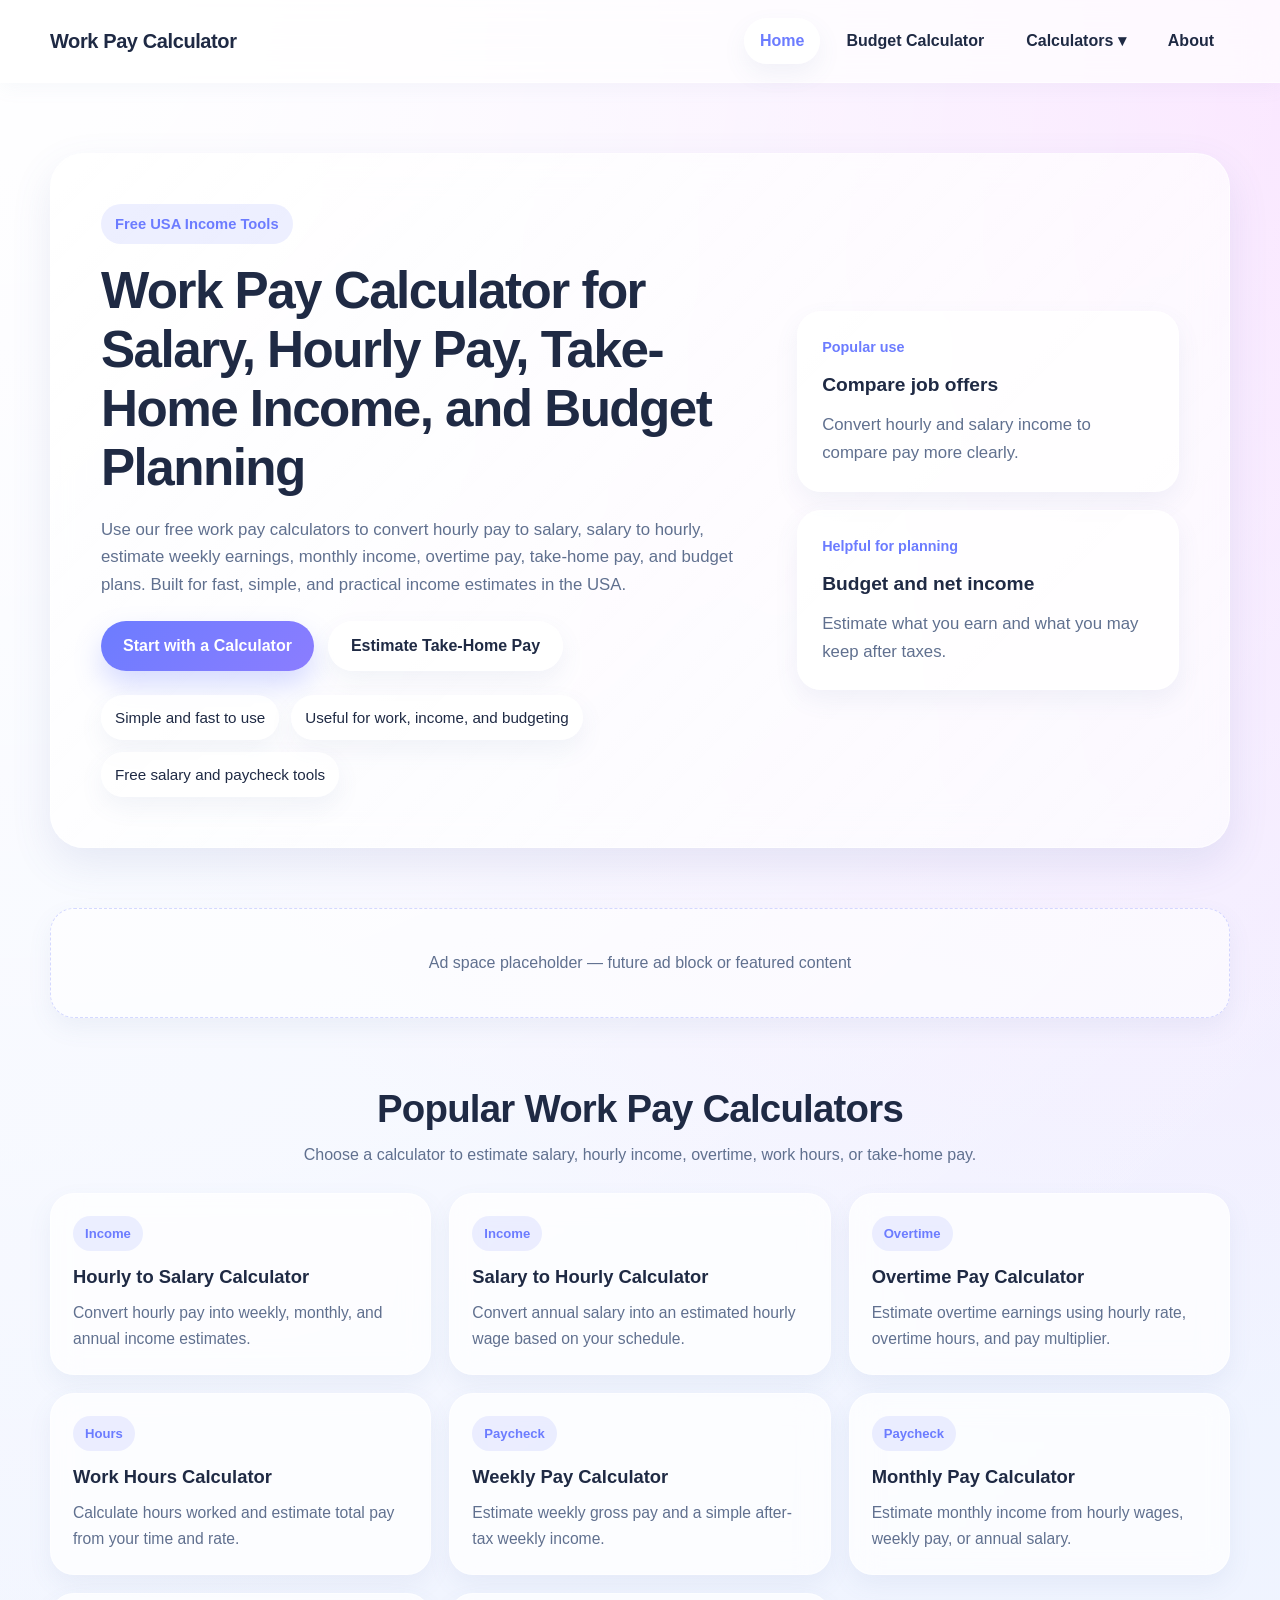
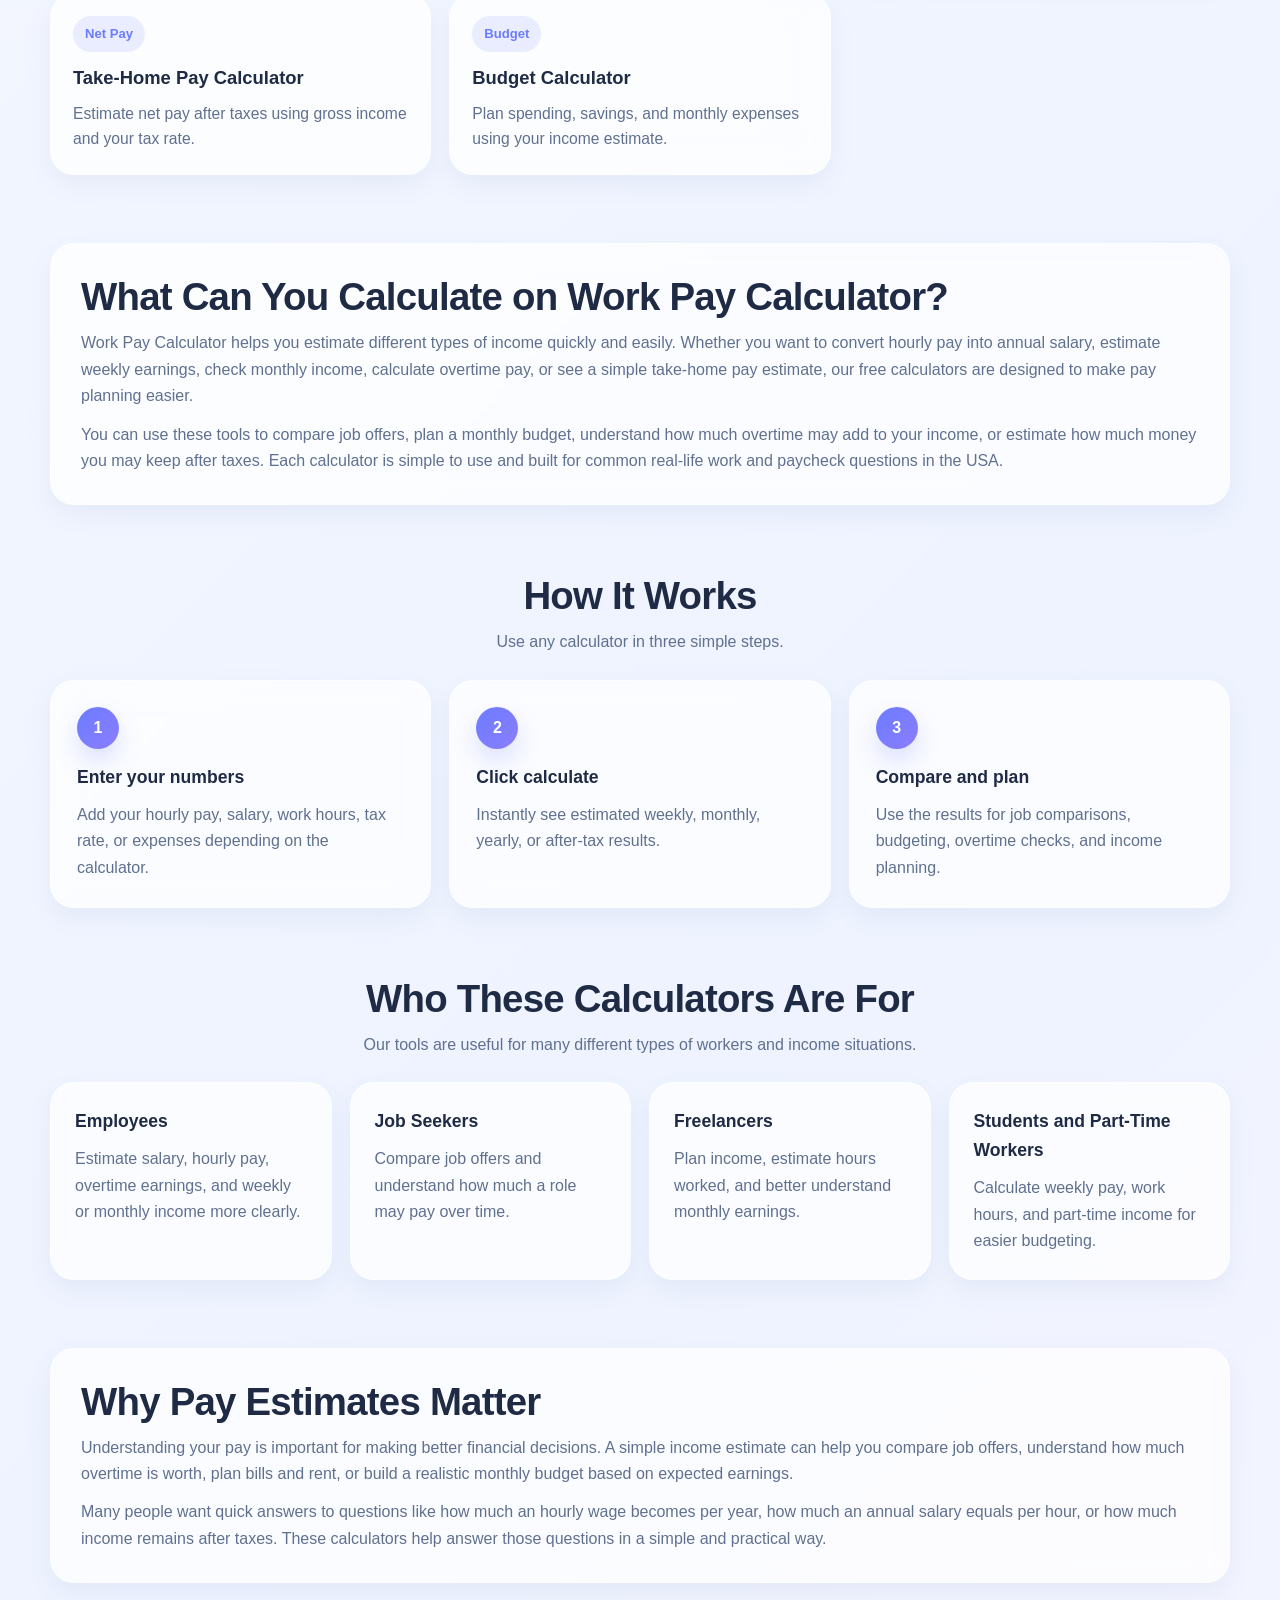
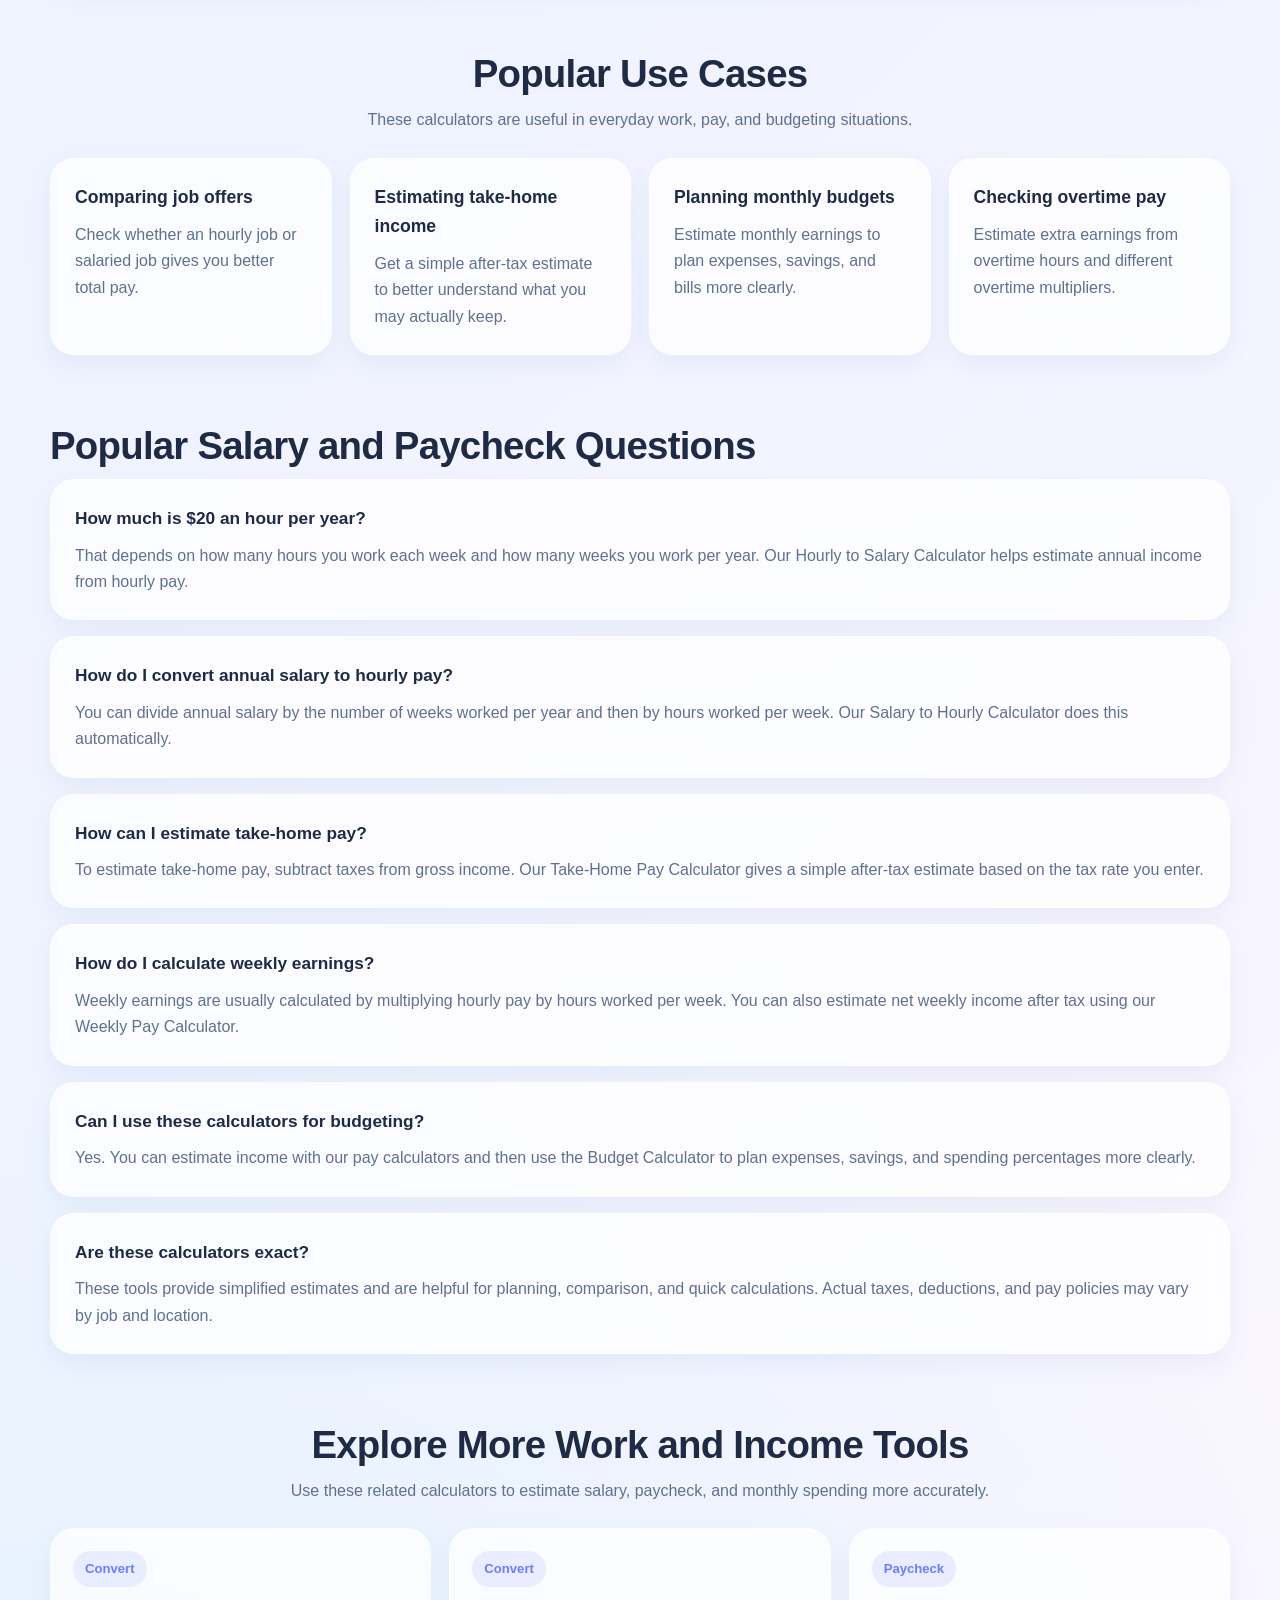
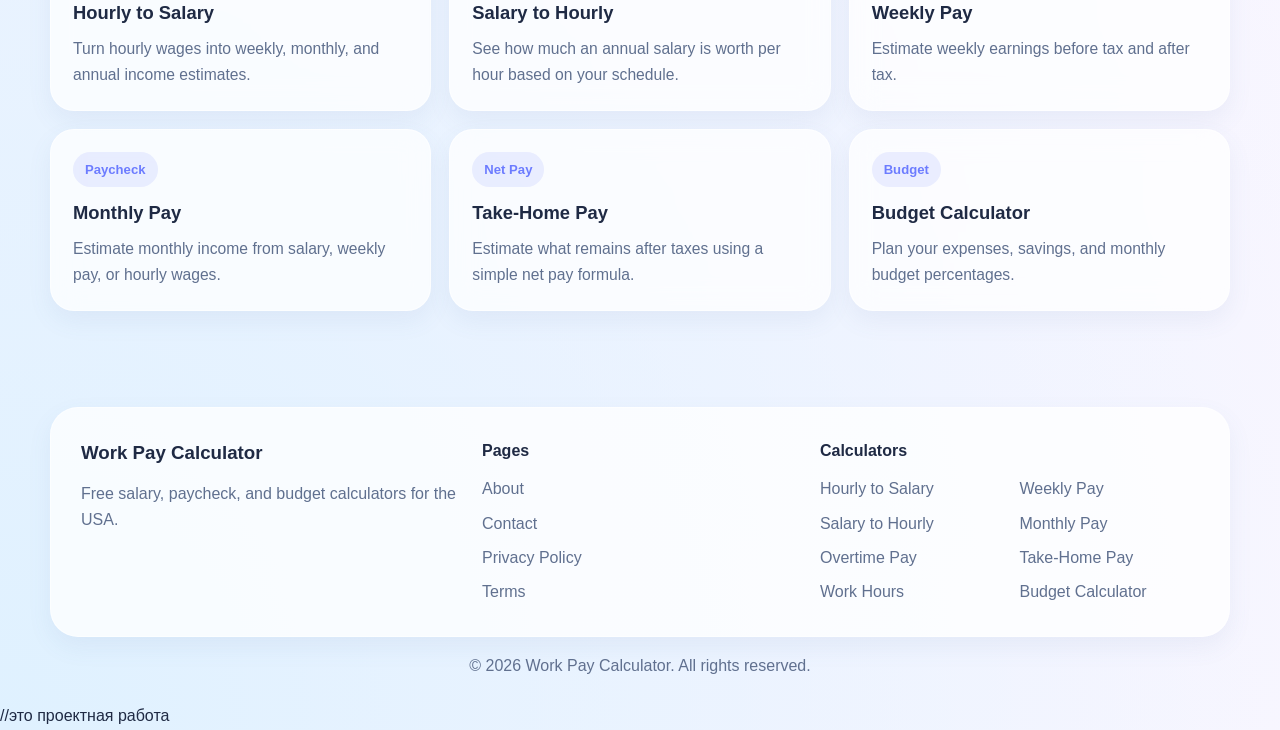
<file: index.html>
<!DOCTYPE html>
<html lang="en">
<head>
    <meta charset="UTF-8">
    <meta name="viewport" content="width=device-width, initial-scale=1.0">

    <title>Work Pay Calculator | Free Salary, Paycheck & Budget Tools for the USA</title>
    <meta name="description" content="Free online work pay calculators for the USA. Convert hourly pay to salary, salary to hourly, estimate weekly pay, monthly income, overtime, take-home pay, and budget planning in seconds.">
    <meta name="keywords" content="work pay calculator, salary calculator, hourly to salary, salary to hourly, overtime calculator, weekly pay calculator, monthly pay calculator, take-home pay calculator, budget calculator, paycheck calculator USA">
    <meta name="author" content="Work Pay Calculator">
    <link rel="canonical" href="https://abi-1-1.github.io/work-pay-calculator/">

    <meta property="og:title" content="Work Pay Calculator | Free Salary, Paycheck & Budget Tools for the USA">
    <meta property="og:description" content="Free online calculators for hourly pay, salary, overtime, weekly income, monthly income, take-home pay, and budgeting.">
    <meta property="og:type" content="website">
    <meta property="og:url" content="https://abi-1-1.github.io/work-pay-calculator/">
    <meta property="og:site_name" content="Work Pay Calculator">

    <meta name="twitter:card" content="summary">
    <meta name="twitter:title" content="Work Pay Calculator">
    <meta name="twitter:description" content="Free salary, paycheck, and budget calculators for the USA.">

    <meta name="google-site-verification" content="kU5WNx88euEe9lSblEn7c-zo62_xEEezcfYsFqcPrnw" />

    <script async src="https://pagead2.googlesyndication.com/pagead/js/adsbygoogle.js?client=ca-pub-4736461986844584"
        crossorigin="anonymous"></script>

    <link rel="icon" type="image/svg+xml" href="favicon.svg">
    <link rel="stylesheet" href="css/style.css">
</head>
<body>

    <header class="site-header">
        <div class="container header-wrap">
            <a href="index.html" class="logo">Work Pay Calculator</a>

            <nav class="nav">
                <a class="active" href="index.html">Home</a>
                <a href="budget-calculator.html">Budget Calculator</a>

                <div class="dropdown">
                    <a href="#" class="dropdown-toggle">Calculators ▾</a>
                    <div class="dropdown-menu">
                        <a href="hourly-to-salary.html">Hourly to Salary</a>
                        <a href="salary-to-hourly.html">Salary to Hourly</a>
                        <a href="overtime-calculator.html">Overtime Pay</a>
                        <a href="work-hours-calculator.html">Work Hours</a>
                        <a href="weekly-pay-calculator.html">Weekly Pay</a>
                        <a href="monthly-pay-calculator.html">Monthly Pay</a>
                        <a href="take-home-pay-calculator.html">Take-Home Pay</a>
                    </div>
                </div>

                <a href="about.html">About</a>
            </nav>
        </div>
    </header>

    <main>
        <section class="hero hero-large">
            <div class="container">
                <div class="hero-box hero-grid">
                    <div class="hero-text">
                        <span class="hero-badge">Free USA Income Tools</span>
                        <h1>Work Pay Calculator for Salary, Hourly Pay, Take-Home Income, and Budget Planning</h1>
                        <p>
                            Use our free work pay calculators to convert hourly pay to salary, salary to hourly,
                            estimate weekly earnings, monthly income, overtime pay, take-home pay, and budget plans.
                            Built for fast, simple, and practical income estimates in the USA.
                        </p>

                        <div class="hero-actions">
                            <a class="main-button" href="hourly-to-salary.html">Start with a Calculator</a>
                            <a class="secondary-button" href="take-home-pay-calculator.html">Estimate Take-Home Pay</a>
                        </div>

                        <div class="hero-points">
                            <div class="hero-point">Simple and fast to use</div>
                            <div class="hero-point">Useful for work, income, and budgeting</div>
                            <div class="hero-point">Free salary and paycheck tools</div>
                        </div>
                    </div>

                    <div class="hero-side-card">
                        <div class="mini-stat-card">
                            <div class="mini-stat-label">Popular use</div>
                            <div class="mini-stat-title">Compare job offers</div>
                            <p>Convert hourly and salary income to compare pay more clearly.</p>
                        </div>

                        <div class="mini-stat-card">
                            <div class="mini-stat-label">Helpful for planning</div>
                            <div class="mini-stat-title">Budget and net income</div>
                            <p>Estimate what you earn and what you may keep after taxes.</p>
                        </div>
                    </div>
                </div>
            </div>
        </section>

        <section class="container ad-section">
            <div class="ad-placeholder">
                Ad space placeholder — future ad block or featured content
            </div>
        </section>

        <section class="cards-section">
            <div class="container">
                <div class="section-heading">
                    <h2>Popular Work Pay Calculators</h2>
                    <p>Choose a calculator to estimate salary, hourly income, overtime, work hours, or take-home pay.</p>
                </div>

                <div class="cards cards-better">
                    <a class="card card-link" href="hourly-to-salary.html">
                        <span class="card-tag">Income</span>
                        <h3>Hourly to Salary Calculator</h3>
                        <p>Convert hourly pay into weekly, monthly, and annual income estimates.</p>
                    </a>

                    <a class="card card-link" href="salary-to-hourly.html">
                        <span class="card-tag">Income</span>
                        <h3>Salary to Hourly Calculator</h3>
                        <p>Convert annual salary into an estimated hourly wage based on your schedule.</p>
                    </a>

                    <a class="card card-link" href="overtime-calculator.html">
                        <span class="card-tag">Overtime</span>
                        <h3>Overtime Pay Calculator</h3>
                        <p>Estimate overtime earnings using hourly rate, overtime hours, and pay multiplier.</p>
                    </a>

                    <a class="card card-link" href="work-hours-calculator.html">
                        <span class="card-tag">Hours</span>
                        <h3>Work Hours Calculator</h3>
                        <p>Calculate hours worked and estimate total pay from your time and rate.</p>
                    </a>

                    <a class="card card-link" href="weekly-pay-calculator.html">
                        <span class="card-tag">Paycheck</span>
                        <h3>Weekly Pay Calculator</h3>
                        <p>Estimate weekly gross pay and a simple after-tax weekly income.</p>
                    </a>

                    <a class="card card-link" href="monthly-pay-calculator.html">
                        <span class="card-tag">Paycheck</span>
                        <h3>Monthly Pay Calculator</h3>
                        <p>Estimate monthly income from hourly wages, weekly pay, or annual salary.</p>
                    </a>

                    <a class="card card-link" href="take-home-pay-calculator.html">
                        <span class="card-tag">Net Pay</span>
                        <h3>Take-Home Pay Calculator</h3>
                        <p>Estimate net pay after taxes using gross income and your tax rate.</p>
                    </a>

                    <a class="card card-link" href="budget-calculator.html">
                        <span class="card-tag">Budget</span>
                        <h3>Budget Calculator</h3>
                        <p>Plan spending, savings, and monthly expenses using your income estimate.</p>
                    </a>
                </div>
            </div>
        </section>

        <section class="info-section">
            <div class="container">
                <div class="info-box">
                    <h2>What Can You Calculate on Work Pay Calculator?</h2>
                    <p>
                        Work Pay Calculator helps you estimate different types of income quickly and easily.
                        Whether you want to convert hourly pay into annual salary, estimate weekly earnings,
                        check monthly income, calculate overtime pay, or see a simple take-home pay estimate,
                        our free calculators are designed to make pay planning easier.
                    </p>
                    <p>
                        You can use these tools to compare job offers, plan a monthly budget, understand how
                        much overtime may add to your income, or estimate how much money you may keep after taxes.
                        Each calculator is simple to use and built for common real-life work and paycheck questions in the USA.
                    </p>
                </div>
            </div>
        </section>

        <section class="info-section alt-section">
            <div class="container">
                <div class="section-heading">
                    <h2>How It Works</h2>
                    <p>Use any calculator in three simple steps.</p>
                </div>

                <div class="steps-grid">
                    <div class="step-card">
                        <div class="step-number">1</div>
                        <h3>Enter your numbers</h3>
                        <p>Add your hourly pay, salary, work hours, tax rate, or expenses depending on the calculator.</p>
                    </div>

                    <div class="step-card">
                        <div class="step-number">2</div>
                        <h3>Click calculate</h3>
                        <p>Instantly see estimated weekly, monthly, yearly, or after-tax results.</p>
                    </div>

                    <div class="step-card">
                        <div class="step-number">3</div>
                        <h3>Compare and plan</h3>
                        <p>Use the results for job comparisons, budgeting, overtime checks, and income planning.</p>
                    </div>
                </div>
            </div>
        </section>

        <section class="use-cases-section">
            <div class="container">
                <div class="section-heading">
                    <h2>Who These Calculators Are For</h2>
                    <p>Our tools are useful for many different types of workers and income situations.</p>
                </div>

                <div class="use-cases-grid">
                    <div class="use-case-card">
                        <h3>Employees</h3>
                        <p>Estimate salary, hourly pay, overtime earnings, and weekly or monthly income more clearly.</p>
                    </div>

                    <div class="use-case-card">
                        <h3>Job Seekers</h3>
                        <p>Compare job offers and understand how much a role may pay over time.</p>
                    </div>

                    <div class="use-case-card">
                        <h3>Freelancers</h3>
                        <p>Plan income, estimate hours worked, and better understand monthly earnings.</p>
                    </div>

                    <div class="use-case-card">
                        <h3>Students and Part-Time Workers</h3>
                        <p>Calculate weekly pay, work hours, and part-time income for easier budgeting.</p>
                    </div>
                </div>
            </div>
        </section>

        <section class="why-section">
            <div class="container">
                <div class="info-box">
                    <h2>Why Pay Estimates Matter</h2>
                    <p>
                        Understanding your pay is important for making better financial decisions. A simple income
                        estimate can help you compare job offers, understand how much overtime is worth,
                        plan bills and rent, or build a realistic monthly budget based on expected earnings.
                    </p>
                    <p>
                        Many people want quick answers to questions like how much an hourly wage becomes per year,
                        how much an annual salary equals per hour, or how much income remains after taxes.
                        These calculators help answer those questions in a simple and practical way.
                    </p>
                </div>
            </div>
        </section>

        <section class="use-cases-section">
            <div class="container">
                <div class="section-heading">
                    <h2>Popular Use Cases</h2>
                    <p>These calculators are useful in everyday work, pay, and budgeting situations.</p>
                </div>

                <div class="use-cases-grid">
                    <div class="use-case-card">
                        <h3>Comparing job offers</h3>
                        <p>Check whether an hourly job or salaried job gives you better total pay.</p>
                    </div>

                    <div class="use-case-card">
                        <h3>Estimating take-home income</h3>
                        <p>Get a simple after-tax estimate to better understand what you may actually keep.</p>
                    </div>

                    <div class="use-case-card">
                        <h3>Planning monthly budgets</h3>
                        <p>Estimate monthly earnings to plan expenses, savings, and bills more clearly.</p>
                    </div>

                    <div class="use-case-card">
                        <h3>Checking overtime pay</h3>
                        <p>Estimate extra earnings from overtime hours and different overtime multipliers.</p>
                    </div>
                </div>
            </div>
        </section>

        <section class="faq-section">
            <div class="container">
                <h2>Popular Salary and Paycheck Questions</h2>

                <div class="faq-list">
                    <div class="faq-item">
                        <h3>How much is $20 an hour per year?</h3>
                        <p>
                            That depends on how many hours you work each week and how many weeks you work per year.
                            Our Hourly to Salary Calculator helps estimate annual income from hourly pay.
                        </p>
                    </div>

                    <div class="faq-item">
                        <h3>How do I convert annual salary to hourly pay?</h3>
                        <p>
                            You can divide annual salary by the number of weeks worked per year and then by hours worked
                            per week. Our Salary to Hourly Calculator does this automatically.
                        </p>
                    </div>

                    <div class="faq-item">
                        <h3>How can I estimate take-home pay?</h3>
                        <p>
                            To estimate take-home pay, subtract taxes from gross income. Our Take-Home Pay Calculator
                            gives a simple after-tax estimate based on the tax rate you enter.
                        </p>
                    </div>

                    <div class="faq-item">
                        <h3>How do I calculate weekly earnings?</h3>
                        <p>
                            Weekly earnings are usually calculated by multiplying hourly pay by hours worked per week.
                            You can also estimate net weekly income after tax using our Weekly Pay Calculator.
                        </p>
                    </div>

                    <div class="faq-item">
                        <h3>Can I use these calculators for budgeting?</h3>
                        <p>
                            Yes. You can estimate income with our pay calculators and then use the Budget Calculator
                            to plan expenses, savings, and spending percentages more clearly.
                        </p>
                    </div>

                    <div class="faq-item">
                        <h3>Are these calculators exact?</h3>
                        <p>
                            These tools provide simplified estimates and are helpful for planning, comparison, and quick calculations.
                            Actual taxes, deductions, and pay policies may vary by job and location.
                        </p>
                    </div>
                </div>
            </div>
        </section>

        <section class="cards-section">
            <div class="container">
                <div class="section-heading">
                    <h2>Explore More Work and Income Tools</h2>
                    <p>Use these related calculators to estimate salary, paycheck, and monthly spending more accurately.</p>
                </div>

                <div class="cards cards-better">
                    <a class="card card-link" href="hourly-to-salary.html">
                        <span class="card-tag">Convert</span>
                        <h3>Hourly to Salary</h3>
                        <p>Turn hourly wages into weekly, monthly, and annual income estimates.</p>
                    </a>

                    <a class="card card-link" href="salary-to-hourly.html">
                        <span class="card-tag">Convert</span>
                        <h3>Salary to Hourly</h3>
                        <p>See how much an annual salary is worth per hour based on your schedule.</p>
                    </a>

                    <a class="card card-link" href="weekly-pay-calculator.html">
                        <span class="card-tag">Paycheck</span>
                        <h3>Weekly Pay</h3>
                        <p>Estimate weekly earnings before tax and after tax.</p>
                    </a>

                    <a class="card card-link" href="monthly-pay-calculator.html">
                        <span class="card-tag">Paycheck</span>
                        <h3>Monthly Pay</h3>
                        <p>Estimate monthly income from salary, weekly pay, or hourly wages.</p>
                    </a>

                    <a class="card card-link" href="take-home-pay-calculator.html">
                        <span class="card-tag">Net Pay</span>
                        <h3>Take-Home Pay</h3>
                        <p>Estimate what remains after taxes using a simple net pay formula.</p>
                    </a>

                    <a class="card card-link" href="budget-calculator.html">
                        <span class="card-tag">Budget</span>
                        <h3>Budget Calculator</h3>
                        <p>Plan your expenses, savings, and monthly budget percentages.</p>
                    </a>
                </div>
            </div>
        </section>
    </main>

    <footer class="site-footer">
        <div class="footer-container">
            <div class="footer-grid">
                <div class="footer-column">
                    <h3>Work Pay Calculator</h3>
                    <p>Free salary, paycheck, and budget calculators for the USA.</p>
                </div>

                <div class="footer-column">
                    <h4>Pages</h4>
                    <ul class="footer-links">
                        <li><a href="about.html">About</a></li>
                        <li><a href="contact.html">Contact</a></li>
                        <li><a href="privacy-policy.html">Privacy Policy</a></li>
                        <li><a href="terms.html">Terms</a></li>
                    </ul>
                </div>

                <div class="footer-column">
                    <h4>Calculators</h4>
                    <div class="footer-links-split">
                        <ul class="footer-links">
                            <li><a href="hourly-to-salary.html">Hourly to Salary</a></li>
                            <li><a href="salary-to-hourly.html">Salary to Hourly</a></li>
                            <li><a href="overtime-calculator.html">Overtime Pay</a></li>
                            <li><a href="work-hours-calculator.html">Work Hours</a></li>
                        </ul>

                        <ul class="footer-links">
                            <li><a href="weekly-pay-calculator.html">Weekly Pay</a></li>
                            <li><a href="monthly-pay-calculator.html">Monthly Pay</a></li>
                            <li><a href="take-home-pay-calculator.html">Take-Home Pay</a></li>
                            <li><a href="budget-calculator.html">Budget Calculator</a></li>
                        </ul>
                    </div>
                </div>
            </div>

            <div class="footer-bottom">
                <p>© 2026 Work Pay Calculator. All rights reserved.</p>
            </div>
        </div>
    </footer>



    
</body>
//это проектная работа
</html>
</file>
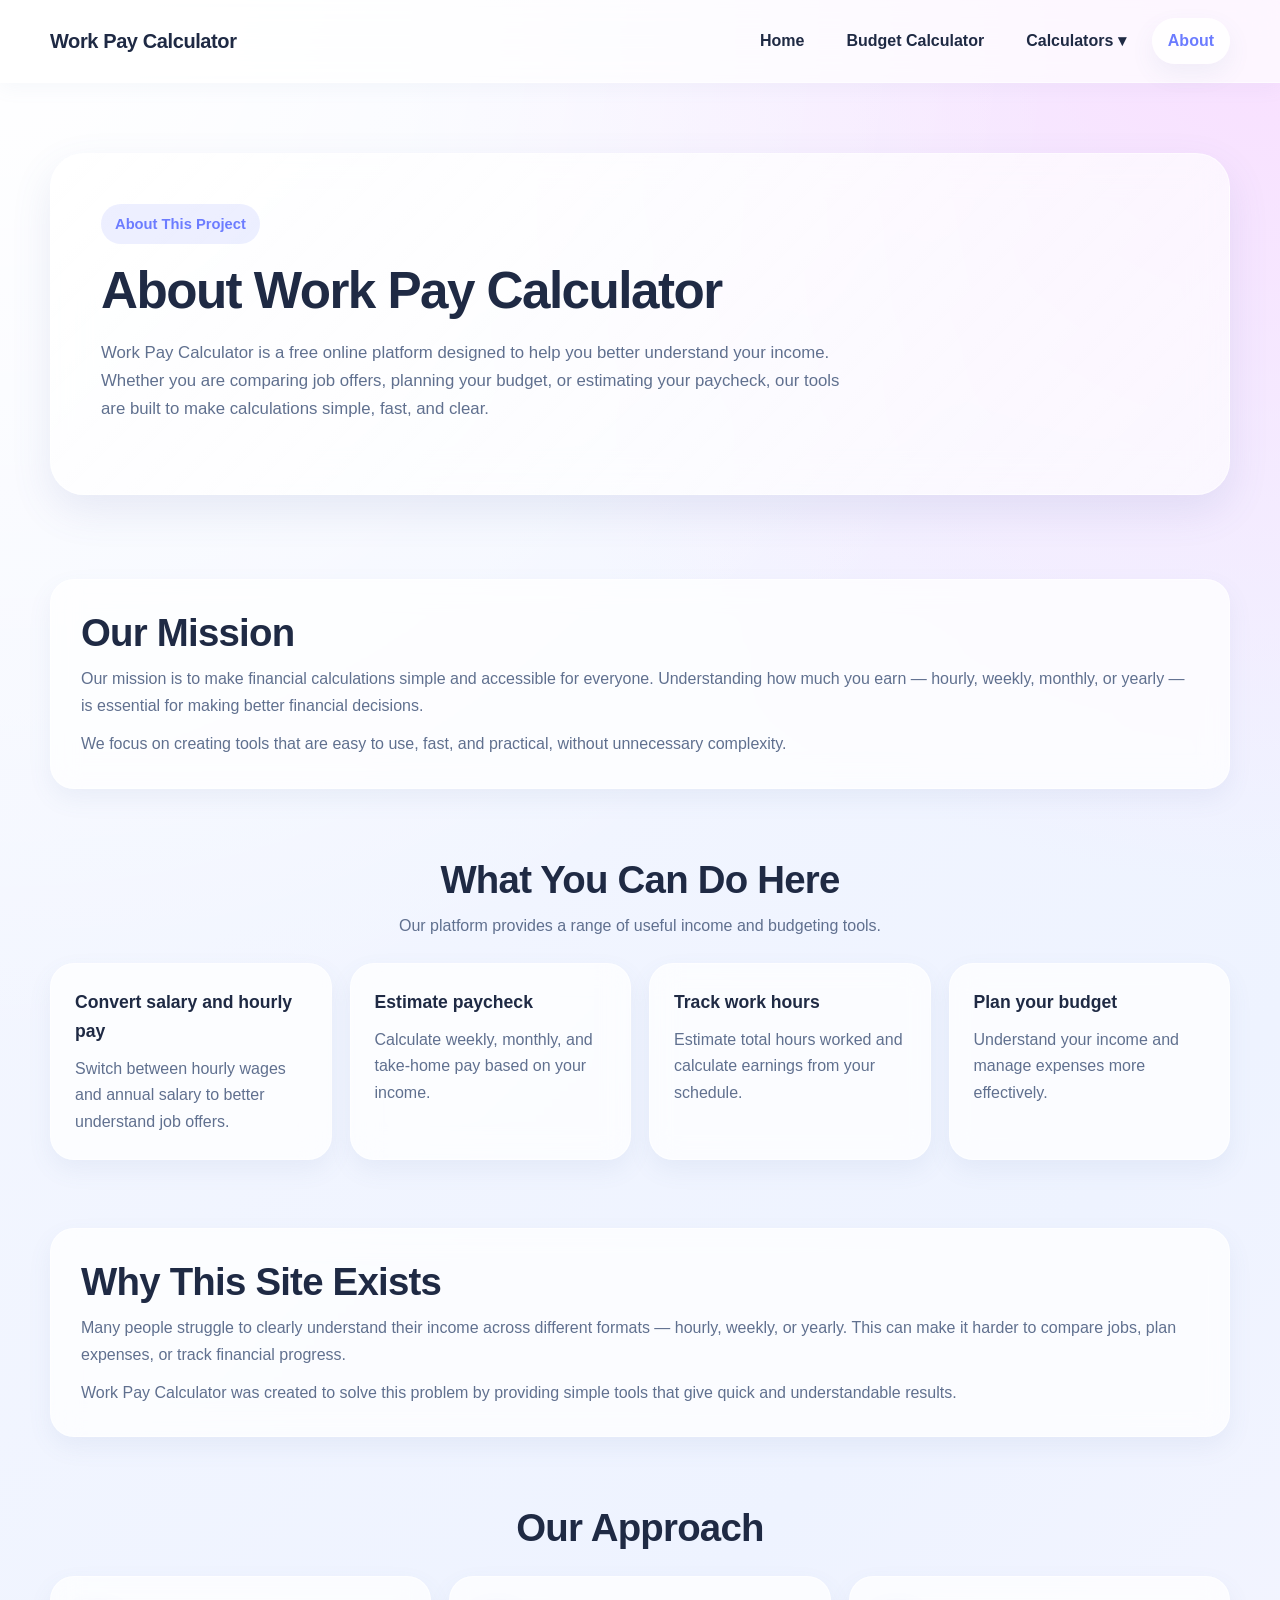
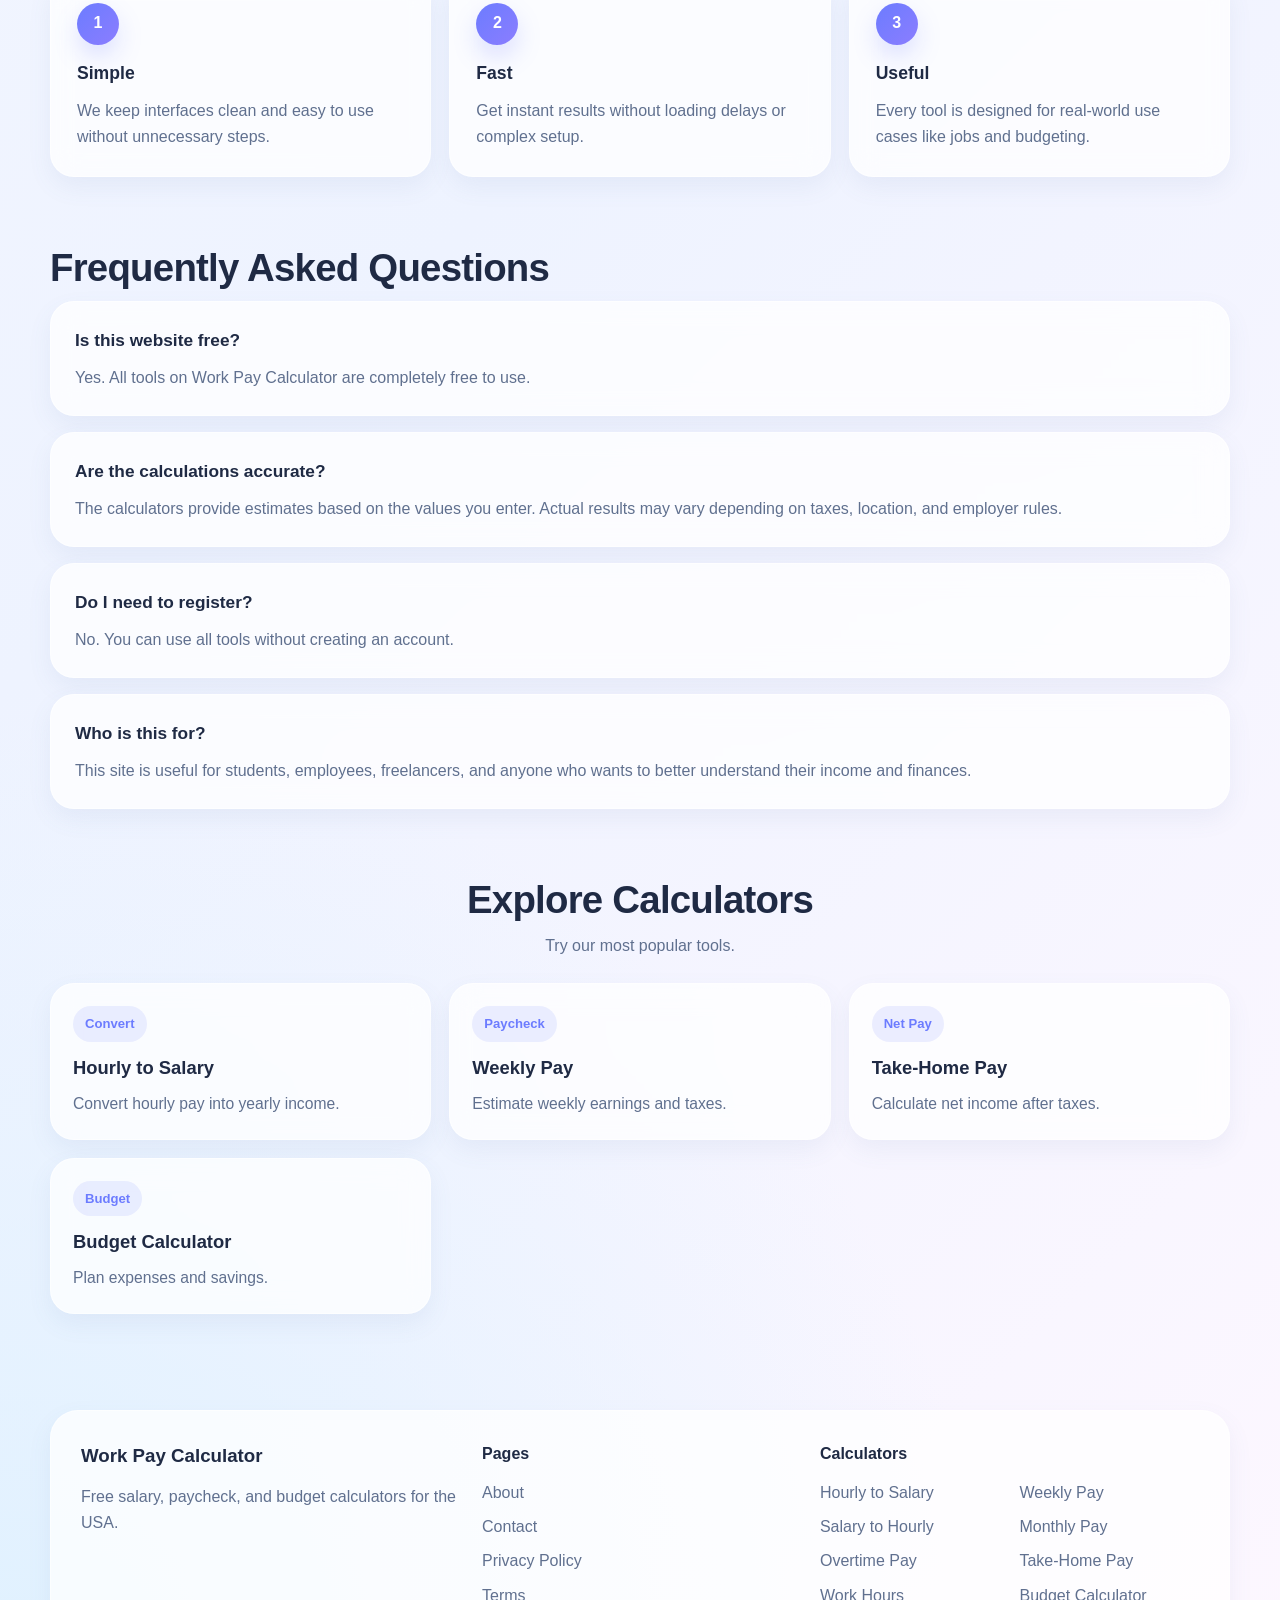
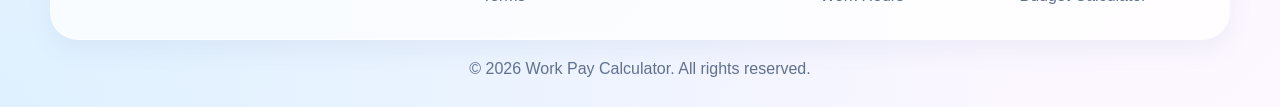
<file: about.html>
<!DOCTYPE html>
<html lang="en">
<head>
    <meta charset="UTF-8">
    <meta name="viewport" content="width=device-width, initial-scale=1.0">
    <title>About | Work Pay Calculator</title>
    <meta name="description" content="Learn about Work Pay Calculator — a free online platform for salary, paycheck, and budget tools designed to help you understand your income.">
    <meta name="keywords" content="about work pay calculator, salary tools, paycheck calculators, budgeting tools, income calculators">
    <meta name="author" content="Work Pay Calculator">
    <link rel="canonical" href="https://abi-1-1.github.io/work-pay-calculator/about.html">

    <meta property="og:title" content="About | Work Pay Calculator">
    <meta property="og:description" content="Learn more about our mission to provide simple and useful income and budget calculators.">
    <meta property="og:type" content="website">

    <meta name="google-site-verification" content="kU5WNx88euEe9lSblEn7c-zo62_xEEezcfYsFqcPrnw" />

    <link rel="icon" type="image/svg+xml" href="favicon.svg">
    <link rel="stylesheet" href="css/style.css">
</head>
<body>

<header class="site-header">
    <div class="container header-wrap">
        <a href="index.html" class="logo">Work Pay Calculator</a>

        <nav class="nav">
            <a href="index.html">Home</a>
            <a href="budget-calculator.html">Budget Calculator</a>

            <div class="dropdown">
                <a href="#" class="dropdown-toggle">Calculators ▾</a>
                <div class="dropdown-menu">
                    <a href="hourly-to-salary.html">Hourly to Salary</a>
                    <a href="salary-to-hourly.html">Salary to Hourly</a>
                    <a href="overtime-calculator.html">Overtime Pay</a>
                    <a href="work-hours-calculator.html">Work Hours</a>
                    <a href="weekly-pay-calculator.html">Weekly Pay</a>
                    <a href="monthly-pay-calculator.html">Monthly Pay</a>
                    <a href="take-home-pay-calculator.html">Take-Home Pay</a>
                </div>
            </div>

            <a class="active" href="about.html">About</a>
        </nav>
    </div>
</header>

<main>

<section class="hero hero-large">
    <div class="container">
        <div class="hero-box">
            <div class="hero-text">
                <span class="hero-badge">About This Project</span>
                <h1>About Work Pay Calculator</h1>
                <p>
                    Work Pay Calculator is a free online platform designed to help you better understand your income.
                    Whether you are comparing job offers, planning your budget, or estimating your paycheck,
                    our tools are built to make calculations simple, fast, and clear.
                </p>
            </div>
        </div>
    </div>
</section>

<section class="info-section">
    <div class="container">
        <div class="info-box">
            <h2>Our Mission</h2>
            <p>
                Our mission is to make financial calculations simple and accessible for everyone.
                Understanding how much you earn — hourly, weekly, monthly, or yearly — is essential
                for making better financial decisions.
            </p>
            <p>
                We focus on creating tools that are easy to use, fast, and practical,
                without unnecessary complexity.
            </p>
        </div>
    </div>
</section>

<section class="info-section alt-section">
    <div class="container">
        <div class="section-heading">
            <h2>What You Can Do Here</h2>
            <p>Our platform provides a range of useful income and budgeting tools.</p>
        </div>

        <div class="use-cases-grid">
            <div class="use-case-card">
                <h3>Convert salary and hourly pay</h3>
                <p>Switch between hourly wages and annual salary to better understand job offers.</p>
            </div>

            <div class="use-case-card">
                <h3>Estimate paycheck</h3>
                <p>Calculate weekly, monthly, and take-home pay based on your income.</p>
            </div>

            <div class="use-case-card">
                <h3>Track work hours</h3>
                <p>Estimate total hours worked and calculate earnings from your schedule.</p>
            </div>

            <div class="use-case-card">
                <h3>Plan your budget</h3>
                <p>Understand your income and manage expenses more effectively.</p>
            </div>
        </div>
    </div>
</section>

<section class="info-section">
    <div class="container">
        <div class="info-box">
            <h2>Why This Site Exists</h2>
            <p>
                Many people struggle to clearly understand their income across different formats —
                hourly, weekly, or yearly. This can make it harder to compare jobs, plan expenses,
                or track financial progress.
            </p>
            <p>
                Work Pay Calculator was created to solve this problem by providing simple tools
                that give quick and understandable results.
            </p>
        </div>
    </div>
</section>

<section class="info-section alt-section">
    <div class="container">
        <div class="section-heading">
            <h2>Our Approach</h2>
        </div>

        <div class="steps-grid">
            <div class="step-card">
                <div class="step-number">1</div>
                <h3>Simple</h3>
                <p>We keep interfaces clean and easy to use without unnecessary steps.</p>
            </div>

            <div class="step-card">
                <div class="step-number">2</div>
                <h3>Fast</h3>
                <p>Get instant results without loading delays or complex setup.</p>
            </div>

            <div class="step-card">
                <div class="step-number">3</div>
                <h3>Useful</h3>
                <p>Every tool is designed for real-world use cases like jobs and budgeting.</p>
            </div>
        </div>
    </div>
</section>

<section class="faq-section">
    <div class="container">
        <h2>Frequently Asked Questions</h2>

        <div class="faq-list">
            <div class="faq-item">
                <h3>Is this website free?</h3>
                <p>Yes. All tools on Work Pay Calculator are completely free to use.</p>
            </div>

            <div class="faq-item">
                <h3>Are the calculations accurate?</h3>
                <p>
                    The calculators provide estimates based on the values you enter.
                    Actual results may vary depending on taxes, location, and employer rules.
                </p>
            </div>

            <div class="faq-item">
                <h3>Do I need to register?</h3>
                <p>No. You can use all tools without creating an account.</p>
            </div>

            <div class="faq-item">
                <h3>Who is this for?</h3>
                <p>
                    This site is useful for students, employees, freelancers, and anyone who wants
                    to better understand their income and finances.
                </p>
            </div>
        </div>
    </div>
</section>

<section class="related-section">
    <div class="container">
        <div class="section-heading">
            <h2>Explore Calculators</h2>
            <p>Try our most popular tools.</p>
        </div>

        <div class="cards cards-better">
            <a class="card card-link" href="hourly-to-salary.html">
                <span class="card-tag">Convert</span>
                <h3>Hourly to Salary</h3>
                <p>Convert hourly pay into yearly income.</p>
            </a>

            <a class="card card-link" href="weekly-pay-calculator.html">
                <span class="card-tag">Paycheck</span>
                <h3>Weekly Pay</h3>
                <p>Estimate weekly earnings and taxes.</p>
            </a>

            <a class="card card-link" href="take-home-pay-calculator.html">
                <span class="card-tag">Net Pay</span>
                <h3>Take-Home Pay</h3>
                <p>Calculate net income after taxes.</p>
            </a>

            <a class="card card-link" href="budget-calculator.html">
                <span class="card-tag">Budget</span>
                <h3>Budget Calculator</h3>
                <p>Plan expenses and savings.</p>
            </a>
        </div>
    </div>
</section>

</main>

    <footer class="site-footer">
        <div class="footer-container">
            <div class="footer-grid">
                <div class="footer-column">
                    <h3>Work Pay Calculator</h3>
                    <p>Free salary, paycheck, and budget calculators for the USA.</p>
                </div>

                <div class="footer-column">
                    <h4>Pages</h4>
                    <ul class="footer-links">
                        <li><a href="about.html">About</a></li>
                        <li><a href="contact.html">Contact</a></li>
                        <li><a href="privacy-policy.html">Privacy Policy</a></li>
                        <li><a href="terms.html">Terms</a></li>
                    </ul>
                </div>

                <div class="footer-column">
                    <h4>Calculators</h4>
                    <div class="footer-links-split">
                        <ul class="footer-links">
                            <li><a href="hourly-to-salary.html">Hourly to Salary</a></li>
                            <li><a href="salary-to-hourly.html">Salary to Hourly</a></li>
                            <li><a href="overtime-calculator.html">Overtime Pay</a></li>
                            <li><a href="work-hours-calculator.html">Work Hours</a></li>
                        </ul>

                        <ul class="footer-links">
                            <li><a href="weekly-pay-calculator.html">Weekly Pay</a></li>
                            <li><a href="monthly-pay-calculator.html">Monthly Pay</a></li>
                            <li><a href="take-home-pay-calculator.html">Take-Home Pay</a></li>
                            <li><a href="budget-calculator.html">Budget Calculator</a></li>
                        </ul>
                    </div>
                </div>
            </div>

            <div class="footer-bottom">
                <p>© 2026 Work Pay Calculator. All rights reserved.</p>
            </div>
        </div>
    </footer>

</body>
</html>
</file>
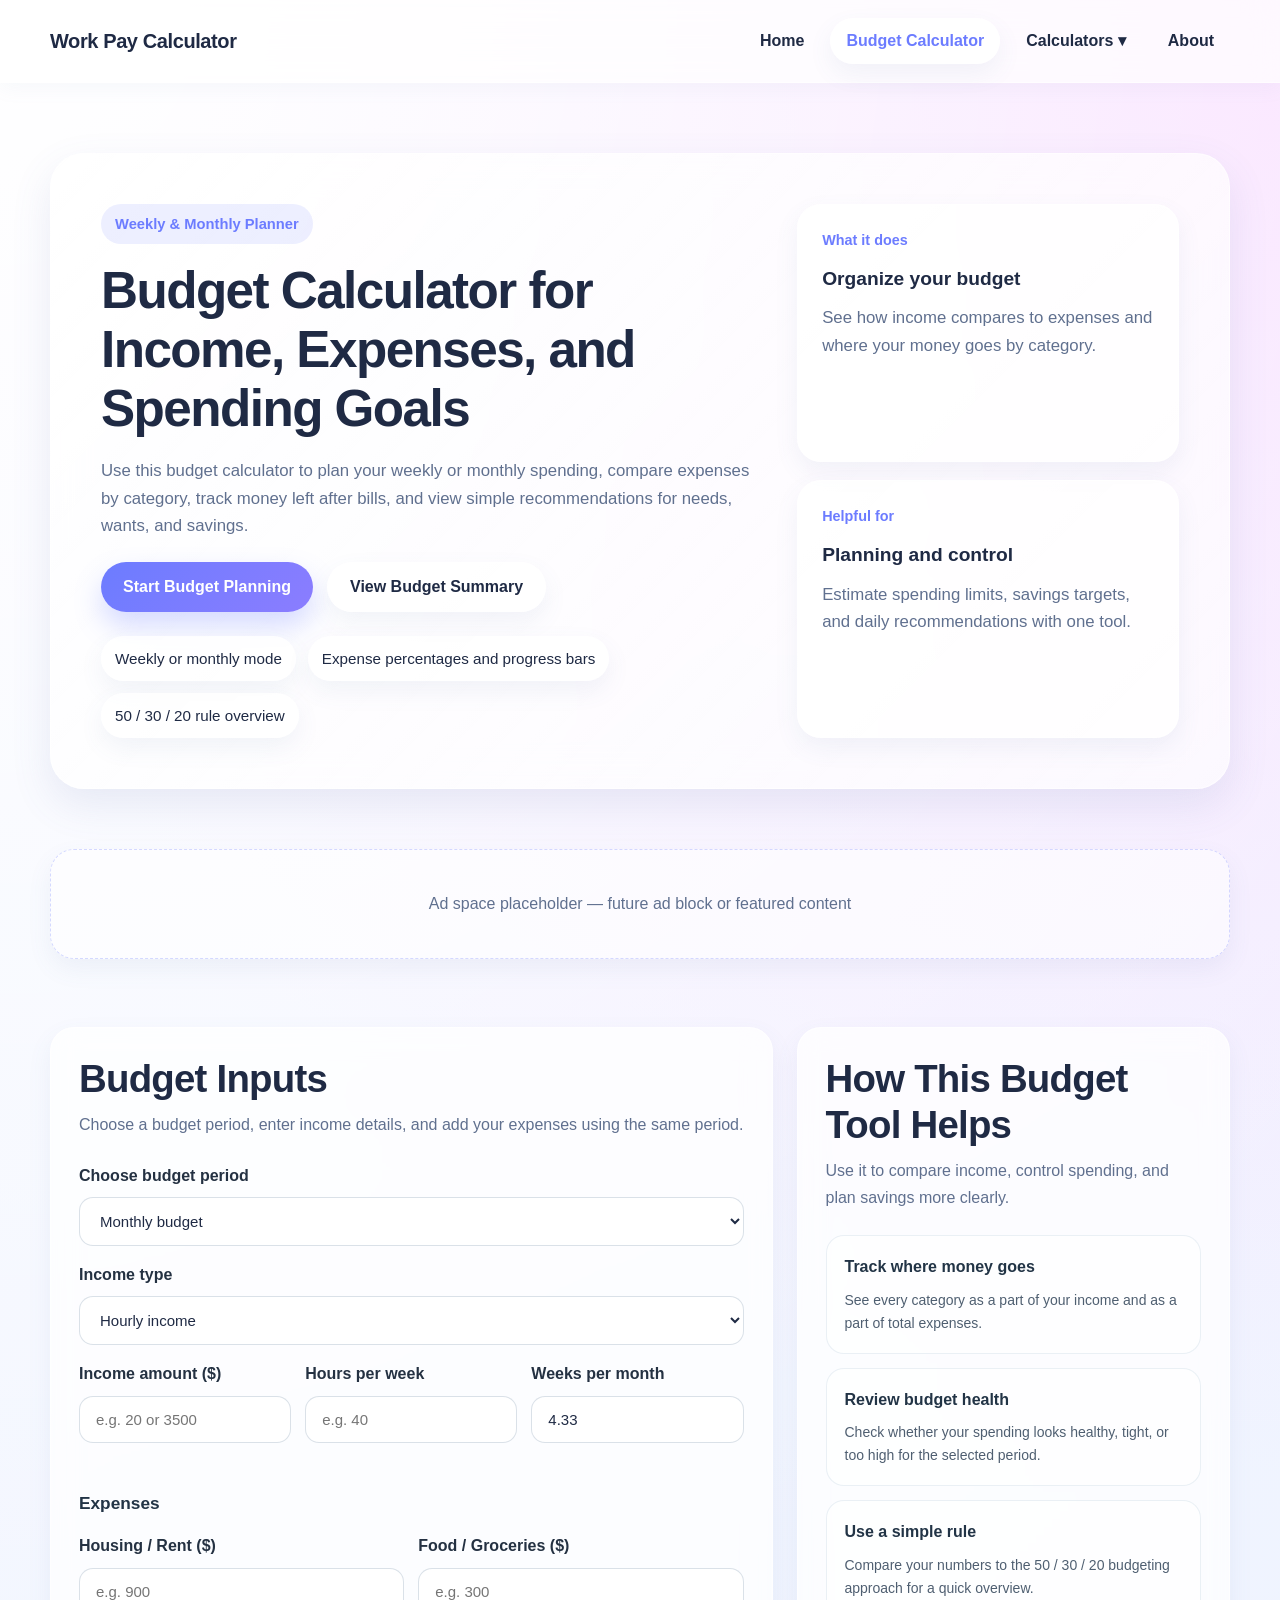
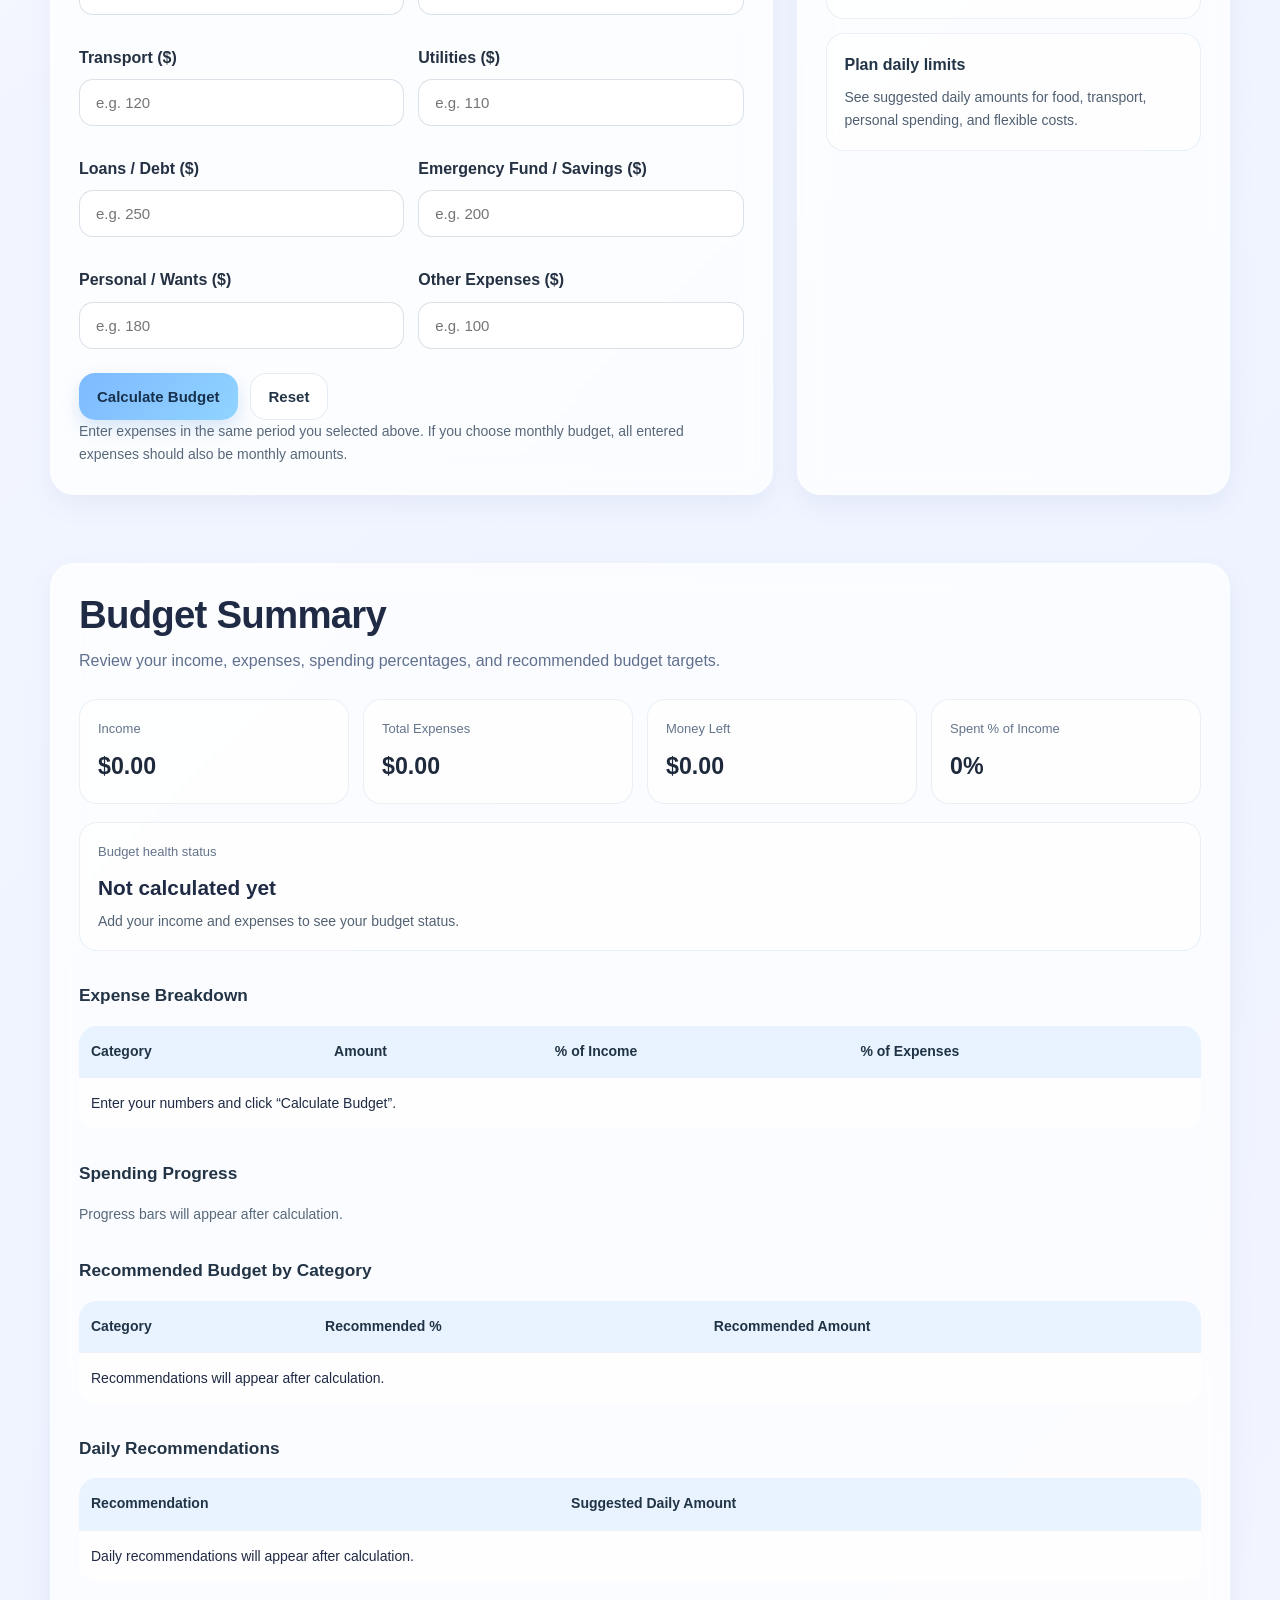
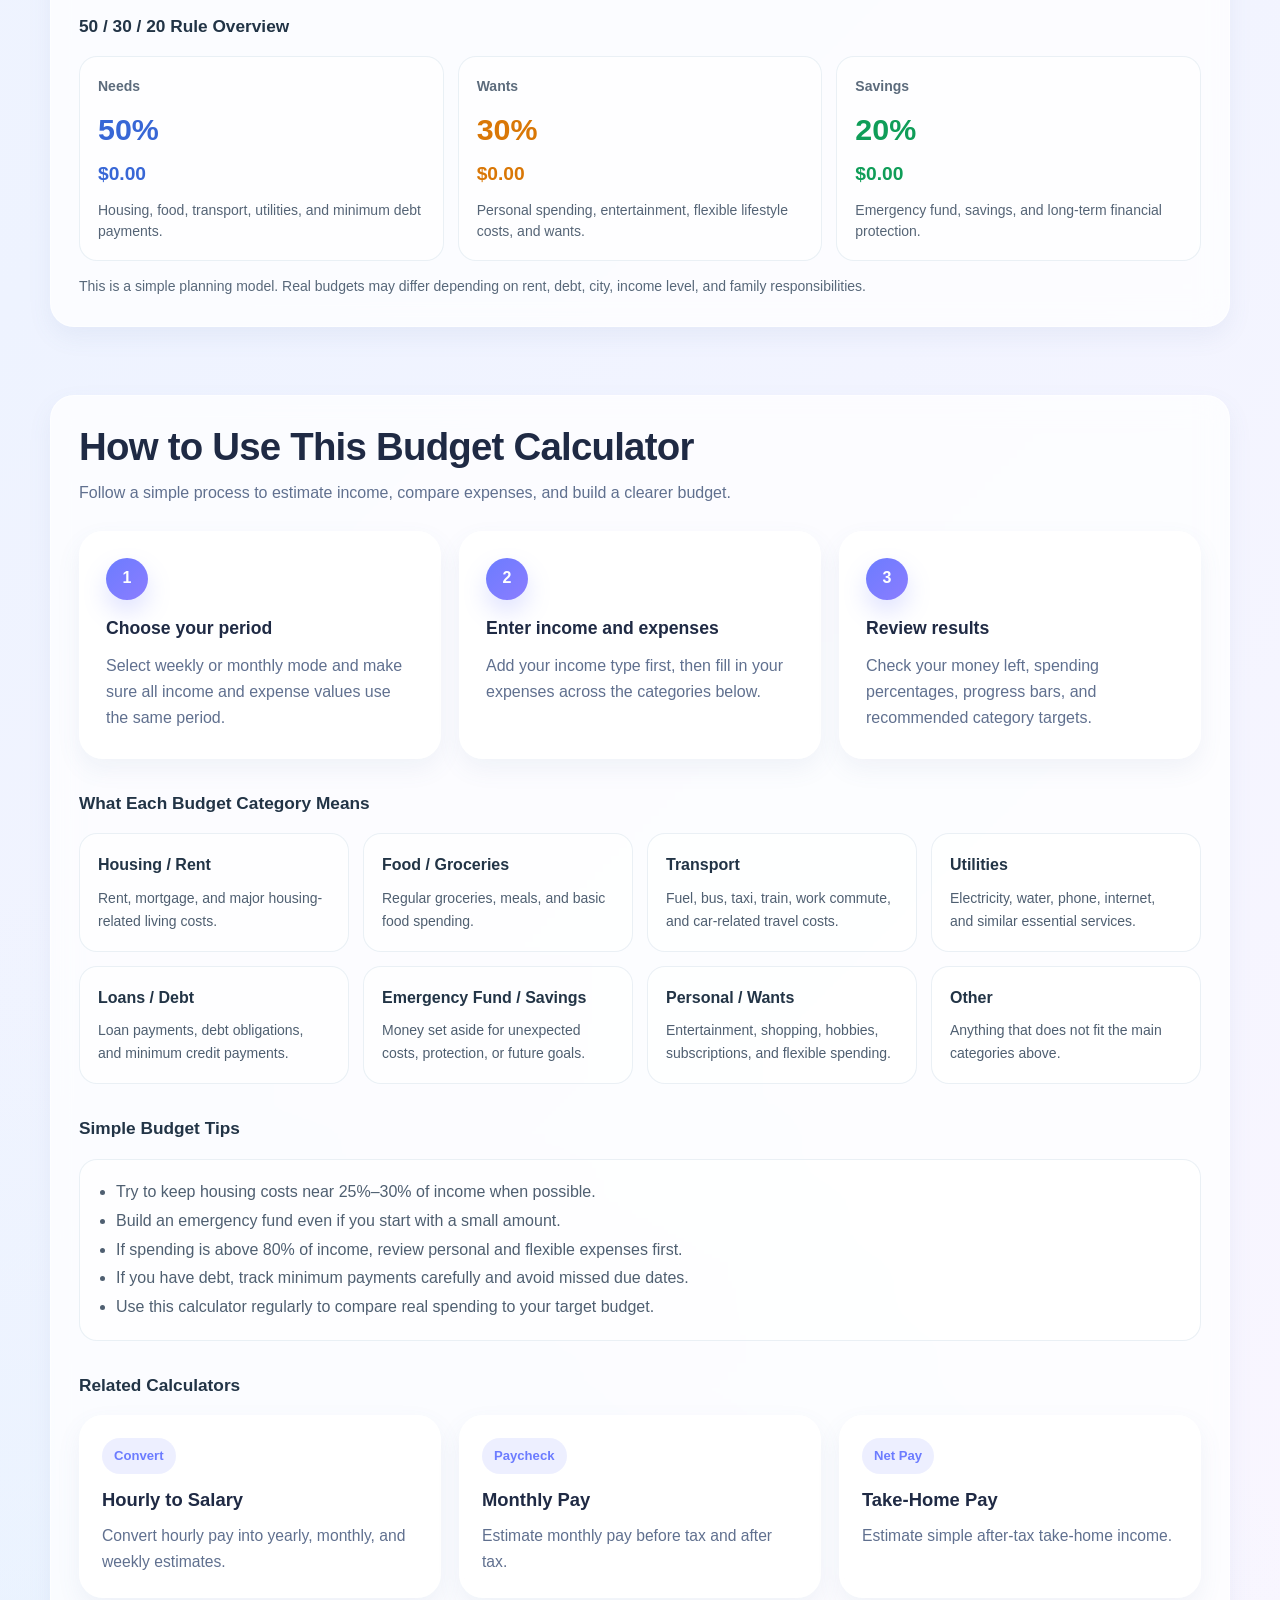
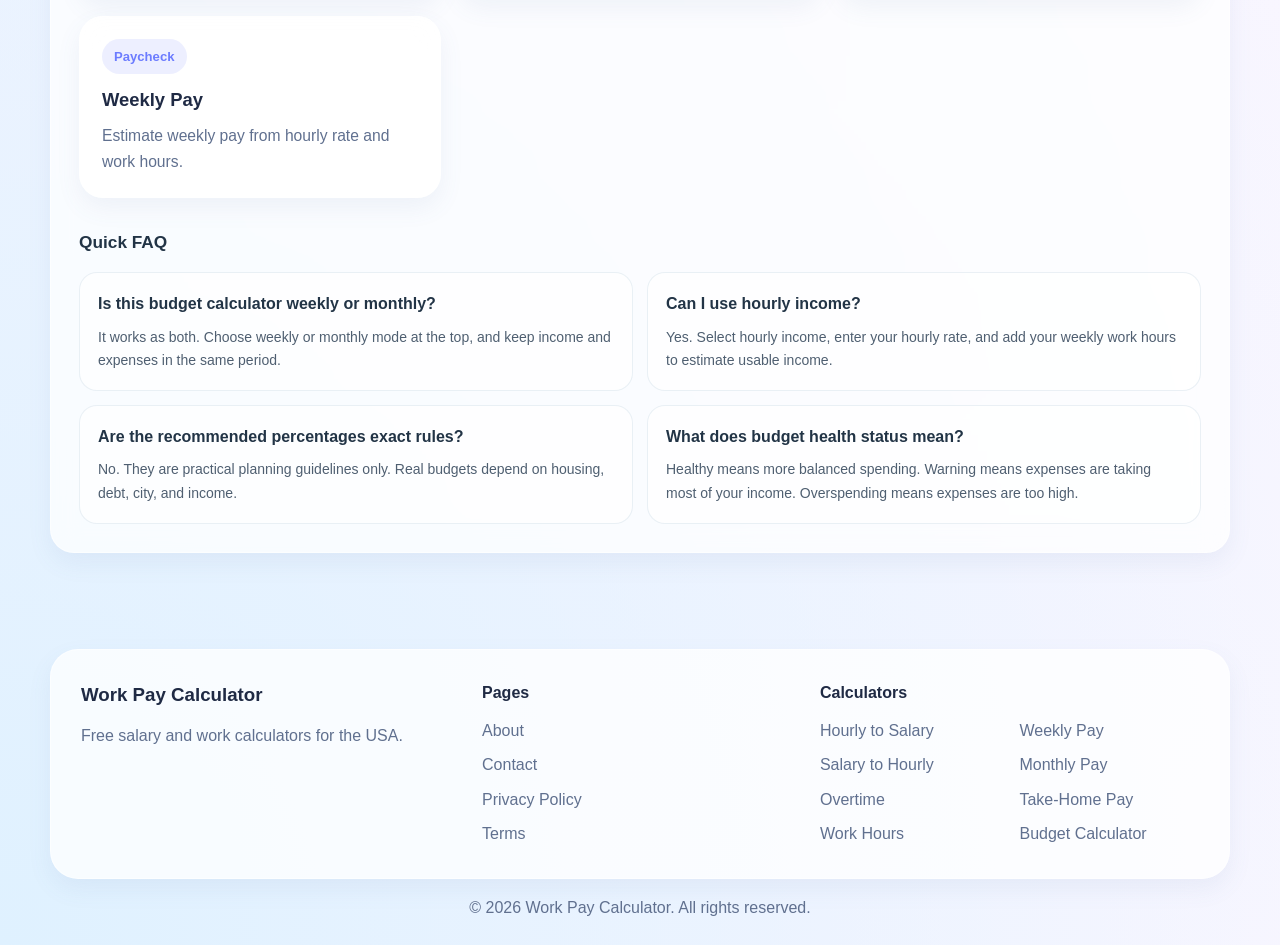
<file: budget-calculator.html>
<!DOCTYPE html>
<html lang="en">
<head>
  <meta charset="UTF-8" />
  <meta name="viewport" content="width=device-width, initial-scale=1.0" />

  <title>Budget Calculator | Weekly and Monthly Expense Planner</title>
  <meta
    name="description"
    content="Free budget calculator to plan weekly or monthly expenses, compare spending percentages, track money left, and see recommended budget amounts based on your income."
  />
  <meta
    name="keywords"
    content="budget calculator, expense calculator, monthly budget calculator, weekly budget planner, spending calculator, personal finance calculator, budget percentages"
  />
  <meta name="robots" content="index, follow" />
  <meta name="author" content="Work Pay Calculator" />

  <meta property="og:title" content="Budget Calculator | Weekly and Monthly Expense Planner" />
  <meta
    property="og:description"
    content="Calculate your weekly or monthly expenses, see spending percentages, daily recommendations, and compare your budget to recommended amounts."
  />
  <meta property="og:type" content="website" />
  <meta property="og:url" content="https://abi-1-1.github.io/work-pay-calculator/budget-calculator.html" />

  <meta name="twitter:card" content="summary" />
  <meta name="twitter:title" content="Budget Calculator | Weekly and Monthly Expense Planner" />
  <meta
    name="twitter:description"
    content="Track expenses, see budget percentages, and compare spending with recommended limits."
  />

  <link rel="canonical" href="https://abi-1-1.github.io/work-pay-calculator/budget-calculator.html" />
  <link rel="icon" href="favicon.svg" type="image/svg+xml" />

  <script async src="https://pagead2.googlesyndication.com/pagead/js/adsbygoogle.js?client=ca-pub-4736461986844584"
    crossorigin="anonymous"></script>

  <link rel="stylesheet" href="css/style.css" />
  <link rel="stylesheet" href="budget-calculator.css" />
</head>
<body>
  <header class="site-header">
    <div class="container header-wrap">
      <a href="index.html" class="logo">Work Pay Calculator</a>

      <nav class="nav">
        <a href="index.html">Home</a>
        <a class="active" href="budget-calculator.html">Budget Calculator</a>

        <div class="dropdown">
          <a href="#" class="dropdown-toggle">Calculators ▾</a>
          <div class="dropdown-menu">
            <a href="hourly-to-salary.html">Hourly to Salary</a>
            <a href="salary-to-hourly.html">Salary to Hourly</a>
            <a href="overtime-calculator.html">Overtime</a>
            <a href="work-hours-calculator.html">Work Hours</a>
            <a href="weekly-pay-calculator.html">Weekly Pay</a>
            <a href="monthly-pay-calculator.html">Monthly Pay</a>
            <a href="take-home-pay-calculator.html">Take-Home Pay</a>
          </div>
        </div>

        <a href="about.html">About</a>
      </nav>
    </div>
  </header>

  <main>
    <section class="hero hero-large budget-hero">
      <div class="container">
        <div class="hero-box hero-grid">
          <div class="hero-text">
            <span class="hero-badge">Weekly & Monthly Planner</span>
            <h1>Budget Calculator for Income, Expenses, and Spending Goals</h1>
            <p>
              Use this budget calculator to plan your weekly or monthly spending, compare expenses by category,
              track money left after bills, and view simple recommendations for needs, wants, and savings.
            </p>

            <div class="hero-actions">
              <a class="main-button" href="#budget-calculator">Start Budget Planning</a>
              <a class="secondary-button" href="#budget-summary">View Budget Summary</a>
            </div>

            <div class="hero-points">
              <div class="hero-point">Weekly or monthly mode</div>
              <div class="hero-point">Expense percentages and progress bars</div>
              <div class="hero-point">50 / 30 / 20 rule overview</div>
            </div>
          </div>

          <div class="hero-side-card">
            <div class="mini-stat-card">
              <div class="mini-stat-label">What it does</div>
              <div class="mini-stat-title">Organize your budget</div>
              <p>See how income compares to expenses and where your money goes by category.</p>
            </div>

            <div class="mini-stat-card">
              <div class="mini-stat-label">Helpful for</div>
              <div class="mini-stat-title">Planning and control</div>
              <p>Estimate spending limits, savings targets, and daily recommendations with one tool.</p>
            </div>
          </div>
        </div>
      </div>
    </section>

    <section class="container ad-section">
      <div class="ad-placeholder">
        Ad space placeholder — future ad block or featured content
      </div>
    </section>

    <section class="budget-section" id="budget-calculator">
      <div class="container">
        <div class="budget-layout">
          <div class="budget-panel budget-main-panel">
            <div class="section-heading section-heading-left">
              <h2>Budget Inputs</h2>
              <p>Choose a budget period, enter income details, and add your expenses using the same period.</p>
            </div>

            <div class="budget-field">
              <label for="budgetPeriod">Choose budget period</label>
              <select id="budgetPeriod">
                <option value="monthly">Monthly budget</option>
                <option value="weekly">Weekly budget</option>
              </select>
            </div>

            <div class="budget-field">
              <label for="incomeType">Income type</label>
              <select id="incomeType">
                <option value="hourly">Hourly income</option>
                <option value="weekly">Weekly income</option>
                <option value="monthly">Monthly income</option>
              </select>
            </div>

            <div class="budget-three-col">
              <div class="budget-field">
                <label for="incomeAmount">Income amount ($)</label>
                <input type="number" id="incomeAmount" min="0" step="0.01" placeholder="e.g. 20 or 3500" />
              </div>

              <div class="budget-field" id="hoursField">
                <label for="hoursPerWeek">Hours per week</label>
                <input type="number" id="hoursPerWeek" min="0" step="0.1" placeholder="e.g. 40" />
              </div>

              <div class="budget-field" id="weeksField">
                <label for="weeksPerMonth">Weeks per month</label>
                <input type="number" id="weeksPerMonth" min="0" step="0.01" value="4.33" />
              </div>
            </div>

            <h3 class="budget-section-title">Expenses</h3>

            <div class="budget-two-col">
              <div class="budget-field">
                <label for="rent">Housing / Rent ($)</label>
                <input type="number" id="rent" min="0" step="0.01" placeholder="e.g. 900" />
              </div>

              <div class="budget-field">
                <label for="food">Food / Groceries ($)</label>
                <input type="number" id="food" min="0" step="0.01" placeholder="e.g. 300" />
              </div>

              <div class="budget-field">
                <label for="transport">Transport ($)</label>
                <input type="number" id="transport" min="0" step="0.01" placeholder="e.g. 120" />
              </div>

              <div class="budget-field">
                <label for="utilities">Utilities ($)</label>
                <input type="number" id="utilities" min="0" step="0.01" placeholder="e.g. 110" />
              </div>

              <div class="budget-field">
                <label for="loans">Loans / Debt ($)</label>
                <input type="number" id="loans" min="0" step="0.01" placeholder="e.g. 250" />
              </div>

              <div class="budget-field">
                <label for="emergency">Emergency Fund / Savings ($)</label>
                <input type="number" id="emergency" min="0" step="0.01" placeholder="e.g. 200" />
              </div>

              <div class="budget-field">
                <label for="personal">Personal / Wants ($)</label>
                <input type="number" id="personal" min="0" step="0.01" placeholder="e.g. 180" />
              </div>

              <div class="budget-field">
                <label for="other">Other Expenses ($)</label>
                <input type="number" id="other" min="0" step="0.01" placeholder="e.g. 100" />
              </div>
            </div>

            <div class="budget-actions">
              <button class="budget-btn" id="calculateBtn" type="button">Calculate Budget</button>
              <button class="budget-btn budget-btn--secondary" id="resetBtn" type="button">Reset</button>
            </div>

            <p class="budget-note">
              Enter expenses in the same period you selected above. If you choose monthly budget,
              all entered expenses should also be monthly amounts.
            </p>
          </div>

          <div class="budget-panel budget-side-panel">
            <div class="section-heading section-heading-left">
              <h2>How This Budget Tool Helps</h2>
              <p>Use it to compare income, control spending, and plan savings more clearly.</p>
            </div>

            <div class="budget-mini-info-grid">
              <div class="budget-info-card">
                <h4>Track where money goes</h4>
                <p>See every category as a part of your income and as a part of total expenses.</p>
              </div>

              <div class="budget-info-card">
                <h4>Review budget health</h4>
                <p>Check whether your spending looks healthy, tight, or too high for the selected period.</p>
              </div>

              <div class="budget-info-card">
                <h4>Use a simple rule</h4>
                <p>Compare your numbers to the 50 / 30 / 20 budgeting approach for a quick overview.</p>
              </div>

              <div class="budget-info-card">
                <h4>Plan daily limits</h4>
                <p>See suggested daily amounts for food, transport, personal spending, and flexible costs.</p>
              </div>
            </div>
          </div>
        </div>
      </div>
    </section>

    <section class="budget-section" id="budget-summary">
      <div class="container">
        <div class="budget-panel">
          <div class="section-heading section-heading-left">
            <h2>Budget Summary</h2>
            <p>Review your income, expenses, spending percentages, and recommended budget targets.</p>
          </div>

          <div class="budget-summary-grid">
            <div class="budget-summary-box">
              <div class="budget-summary-label">Income</div>
              <div class="budget-summary-value" id="totalIncome">$0.00</div>
            </div>

            <div class="budget-summary-box">
              <div class="budget-summary-label">Total Expenses</div>
              <div class="budget-summary-value" id="totalExpenses">$0.00</div>
            </div>

            <div class="budget-summary-box">
              <div class="budget-summary-label">Money Left</div>
              <div class="budget-summary-value" id="moneyLeft">$0.00</div>
            </div>

            <div class="budget-summary-box">
              <div class="budget-summary-label">Spent % of Income</div>
              <div class="budget-summary-value" id="spentPercent">0%</div>
            </div>
          </div>

          <div class="budget-health-box" id="healthBox">
            <div class="budget-health-label">Budget health status</div>
            <div class="budget-health-value" id="budgetHealth">Not calculated yet</div>
            <div class="budget-health-text" id="budgetHealthText">
              Add your income and expenses to see your budget status.
            </div>
          </div>

          <h3 class="budget-section-title">Expense Breakdown</h3>
          <div class="budget-table-wrap">
            <table class="budget-table">
              <thead>
                <tr>
                  <th>Category</th>
                  <th>Amount</th>
                  <th>% of Income</th>
                  <th>% of Expenses</th>
                </tr>
              </thead>
              <tbody id="expenseTableBody">
                <tr>
                  <td colspan="4">Enter your numbers and click “Calculate Budget”.</td>
                </tr>
              </tbody>
            </table>
          </div>

          <h3 class="budget-section-title">Spending Progress</h3>
          <div id="progressBars" class="budget-progress-list">
            <p class="budget-note">Progress bars will appear after calculation.</p>
          </div>

          <h3 class="budget-section-title">Recommended Budget by Category</h3>
          <div class="budget-table-wrap">
            <table class="budget-table">
              <thead>
                <tr>
                  <th>Category</th>
                  <th>Recommended %</th>
                  <th>Recommended Amount</th>
                </tr>
              </thead>
              <tbody id="recommendedTableBody">
                <tr>
                  <td colspan="3">Recommendations will appear after calculation.</td>
                </tr>
              </tbody>
            </table>
          </div>

          <h3 class="budget-section-title">Daily Recommendations</h3>
          <div class="budget-table-wrap">
            <table class="budget-table">
              <thead>
                <tr>
                  <th>Recommendation</th>
                  <th>Suggested Daily Amount</th>
                </tr>
              </thead>
              <tbody id="dailyRecommendationBody">
                <tr>
                  <td colspan="2">Daily recommendations will appear after calculation.</td>
                </tr>
              </tbody>
            </table>
          </div>

          <div class="budget-rule-wrap">
            <h3 class="budget-section-title">50 / 30 / 20 Rule Overview</h3>
            <div class="budget-rule-grid">
              <div class="budget-rule-card budget-needs">
                <div class="budget-rule-name">Needs</div>
                <div class="budget-rule-percent">50%</div>
                <div class="budget-rule-amount" id="needsAmount">$0.00</div>
                <p>Housing, food, transport, utilities, and minimum debt payments.</p>
              </div>

              <div class="budget-rule-card budget-wants">
                <div class="budget-rule-name">Wants</div>
                <div class="budget-rule-percent">30%</div>
                <div class="budget-rule-amount" id="wantsAmount">$0.00</div>
                <p>Personal spending, entertainment, flexible lifestyle costs, and wants.</p>
              </div>

              <div class="budget-rule-card budget-savings">
                <div class="budget-rule-name">Savings</div>
                <div class="budget-rule-percent">20%</div>
                <div class="budget-rule-amount" id="savingsAmount">$0.00</div>
                <p>Emergency fund, savings, and long-term financial protection.</p>
              </div>
            </div>
            <p class="budget-note budget-rule-note">
              This is a simple planning model. Real budgets may differ depending on rent, debt,
              city, income level, and family responsibilities.
            </p>
          </div>
        </div>
      </div>
    </section>

    <section class="budget-section">
      <div class="container">
        <div class="budget-panel">
          <div class="section-heading section-heading-left">
            <h2>How to Use This Budget Calculator</h2>
            <p>Follow a simple process to estimate income, compare expenses, and build a clearer budget.</p>
          </div>

          <div class="steps-grid budget-steps-grid">
            <div class="step-card">
              <div class="step-number">1</div>
              <h3>Choose your period</h3>
              <p>Select weekly or monthly mode and make sure all income and expense values use the same period.</p>
            </div>

            <div class="step-card">
              <div class="step-number">2</div>
              <h3>Enter income and expenses</h3>
              <p>Add your income type first, then fill in your expenses across the categories below.</p>
            </div>

            <div class="step-card">
              <div class="step-number">3</div>
              <h3>Review results</h3>
              <p>Check your money left, spending percentages, progress bars, and recommended category targets.</p>
            </div>
          </div>

          <h3 class="budget-section-title">What Each Budget Category Means</h3>
          <div class="budget-info-grid">
            <div class="budget-info-card">
              <h4>Housing / Rent</h4>
              <p>Rent, mortgage, and major housing-related living costs.</p>
            </div>
            <div class="budget-info-card">
              <h4>Food / Groceries</h4>
              <p>Regular groceries, meals, and basic food spending.</p>
            </div>
            <div class="budget-info-card">
              <h4>Transport</h4>
              <p>Fuel, bus, taxi, train, work commute, and car-related travel costs.</p>
            </div>
            <div class="budget-info-card">
              <h4>Utilities</h4>
              <p>Electricity, water, phone, internet, and similar essential services.</p>
            </div>
            <div class="budget-info-card">
              <h4>Loans / Debt</h4>
              <p>Loan payments, debt obligations, and minimum credit payments.</p>
            </div>
            <div class="budget-info-card">
              <h4>Emergency Fund / Savings</h4>
              <p>Money set aside for unexpected costs, protection, or future goals.</p>
            </div>
            <div class="budget-info-card">
              <h4>Personal / Wants</h4>
              <p>Entertainment, shopping, hobbies, subscriptions, and flexible spending.</p>
            </div>
            <div class="budget-info-card">
              <h4>Other</h4>
              <p>Anything that does not fit the main categories above.</p>
            </div>
          </div>

          <h3 class="budget-section-title">Simple Budget Tips</h3>
          <div class="budget-info-card">
            <ul class="budget-tips-list">
              <li>Try to keep housing costs near 25%–30% of income when possible.</li>
              <li>Build an emergency fund even if you start with a small amount.</li>
              <li>If spending is above 80% of income, review personal and flexible expenses first.</li>
              <li>If you have debt, track minimum payments carefully and avoid missed due dates.</li>
              <li>Use this calculator regularly to compare real spending to your target budget.</li>
            </ul>
          </div>

          <h3 class="budget-section-title">Related Calculators</h3>
          <div class="cards cards-better budget-related-cards">
            <a class="card card-link" href="hourly-to-salary.html">
              <span class="card-tag">Convert</span>
              <h3>Hourly to Salary</h3>
              <p>Convert hourly pay into yearly, monthly, and weekly estimates.</p>
            </a>

            <a class="card card-link" href="monthly-pay-calculator.html">
              <span class="card-tag">Paycheck</span>
              <h3>Monthly Pay</h3>
              <p>Estimate monthly pay before tax and after tax.</p>
            </a>

            <a class="card card-link" href="take-home-pay-calculator.html">
              <span class="card-tag">Net Pay</span>
              <h3>Take-Home Pay</h3>
              <p>Estimate simple after-tax take-home income.</p>
            </a>

            <a class="card card-link" href="weekly-pay-calculator.html">
              <span class="card-tag">Paycheck</span>
              <h3>Weekly Pay</h3>
              <p>Estimate weekly pay from hourly rate and work hours.</p>
            </a>
          </div>

          <h3 class="budget-section-title">Quick FAQ</h3>
          <div class="budget-faq-grid">
            <div class="budget-faq-item">
              <h4>Is this budget calculator weekly or monthly?</h4>
              <p>
                It works as both. Choose weekly or monthly mode at the top, and keep income and expenses in the same period.
              </p>
            </div>

            <div class="budget-faq-item">
              <h4>Can I use hourly income?</h4>
              <p>
                Yes. Select hourly income, enter your hourly rate, and add your weekly work hours to estimate usable income.
              </p>
            </div>

            <div class="budget-faq-item">
              <h4>Are the recommended percentages exact rules?</h4>
              <p>
                No. They are practical planning guidelines only. Real budgets depend on housing, debt, city, and income.
              </p>
            </div>

            <div class="budget-faq-item">
              <h4>What does budget health status mean?</h4>
              <p>
                Healthy means more balanced spending. Warning means expenses are taking most of your income. Overspending means expenses are too high.
              </p>
            </div>
          </div>
        </div>
      </div>
    </section>
  </main>

  <footer class="site-footer">
    <div class="footer-container">
      <div class="footer-grid">
        <div class="footer-column">
          <h3>Work Pay Calculator</h3>
          <p>Free salary and work calculators for the USA.</p>
        </div>

        <div class="footer-column">
          <h4>Pages</h4>
          <ul class="footer-links">
            <li><a href="about.html">About</a></li>
            <li><a href="contact.html">Contact</a></li>
            <li><a href="privacy-policy.html">Privacy Policy</a></li>
            <li><a href="terms.html">Terms</a></li>
          </ul>
        </div>

        <div class="footer-column">
          <h4>Calculators</h4>
          <div class="footer-links-split">
            <ul class="footer-links">
              <li><a href="hourly-to-salary.html">Hourly to Salary</a></li>
              <li><a href="salary-to-hourly.html">Salary to Hourly</a></li>
              <li><a href="overtime-calculator.html">Overtime</a></li>
              <li><a href="work-hours-calculator.html">Work Hours</a></li>
            </ul>

            <ul class="footer-links">
              <li><a href="weekly-pay-calculator.html">Weekly Pay</a></li>
              <li><a href="monthly-pay-calculator.html">Monthly Pay</a></li>
              <li><a href="take-home-pay-calculator.html">Take-Home Pay</a></li>
              <li><a href="budget-calculator.html">Budget Calculator</a></li>
            </ul>
          </div>
        </div>
      </div>

      <div class="footer-bottom">
        <p>© 2026 Work Pay Calculator. All rights reserved.</p>
      </div>
    </div>
  </footer>

  <script src="budget-calculator.js"></script>
</body>
</html>
</file>
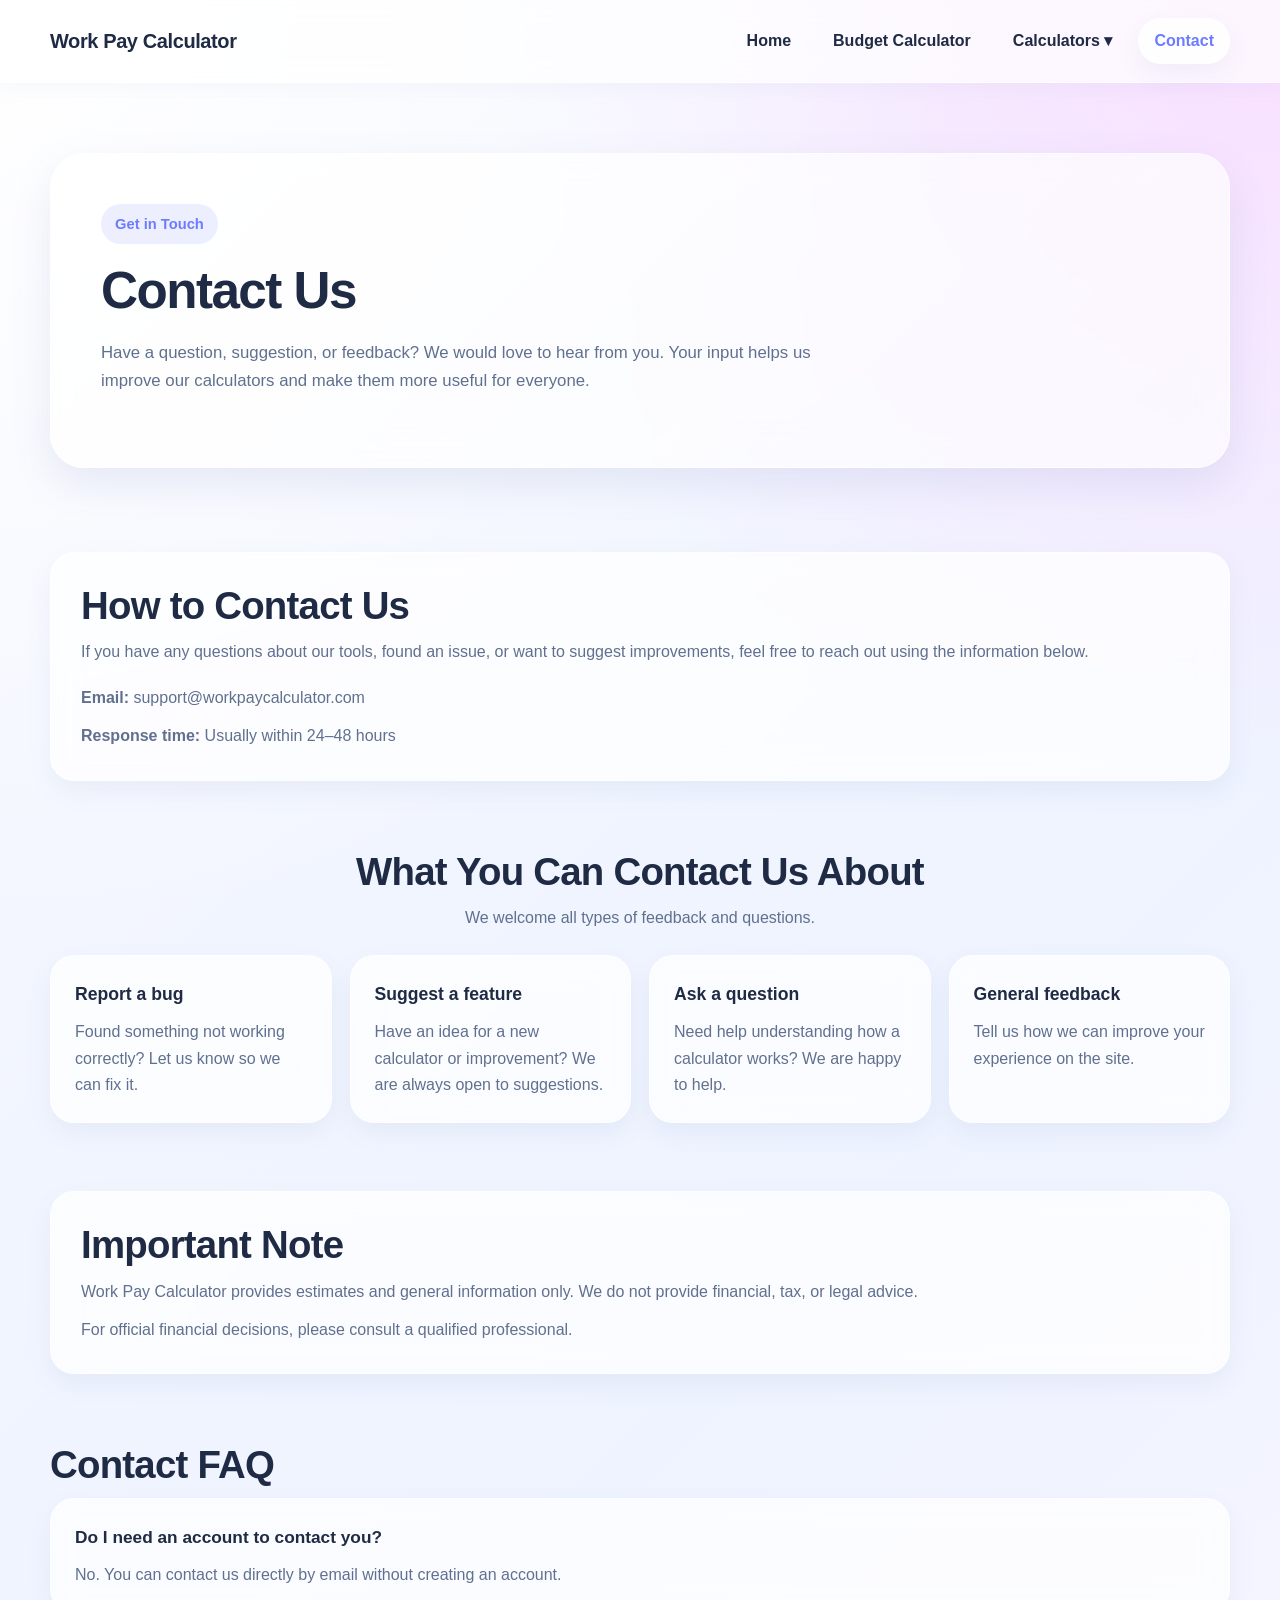
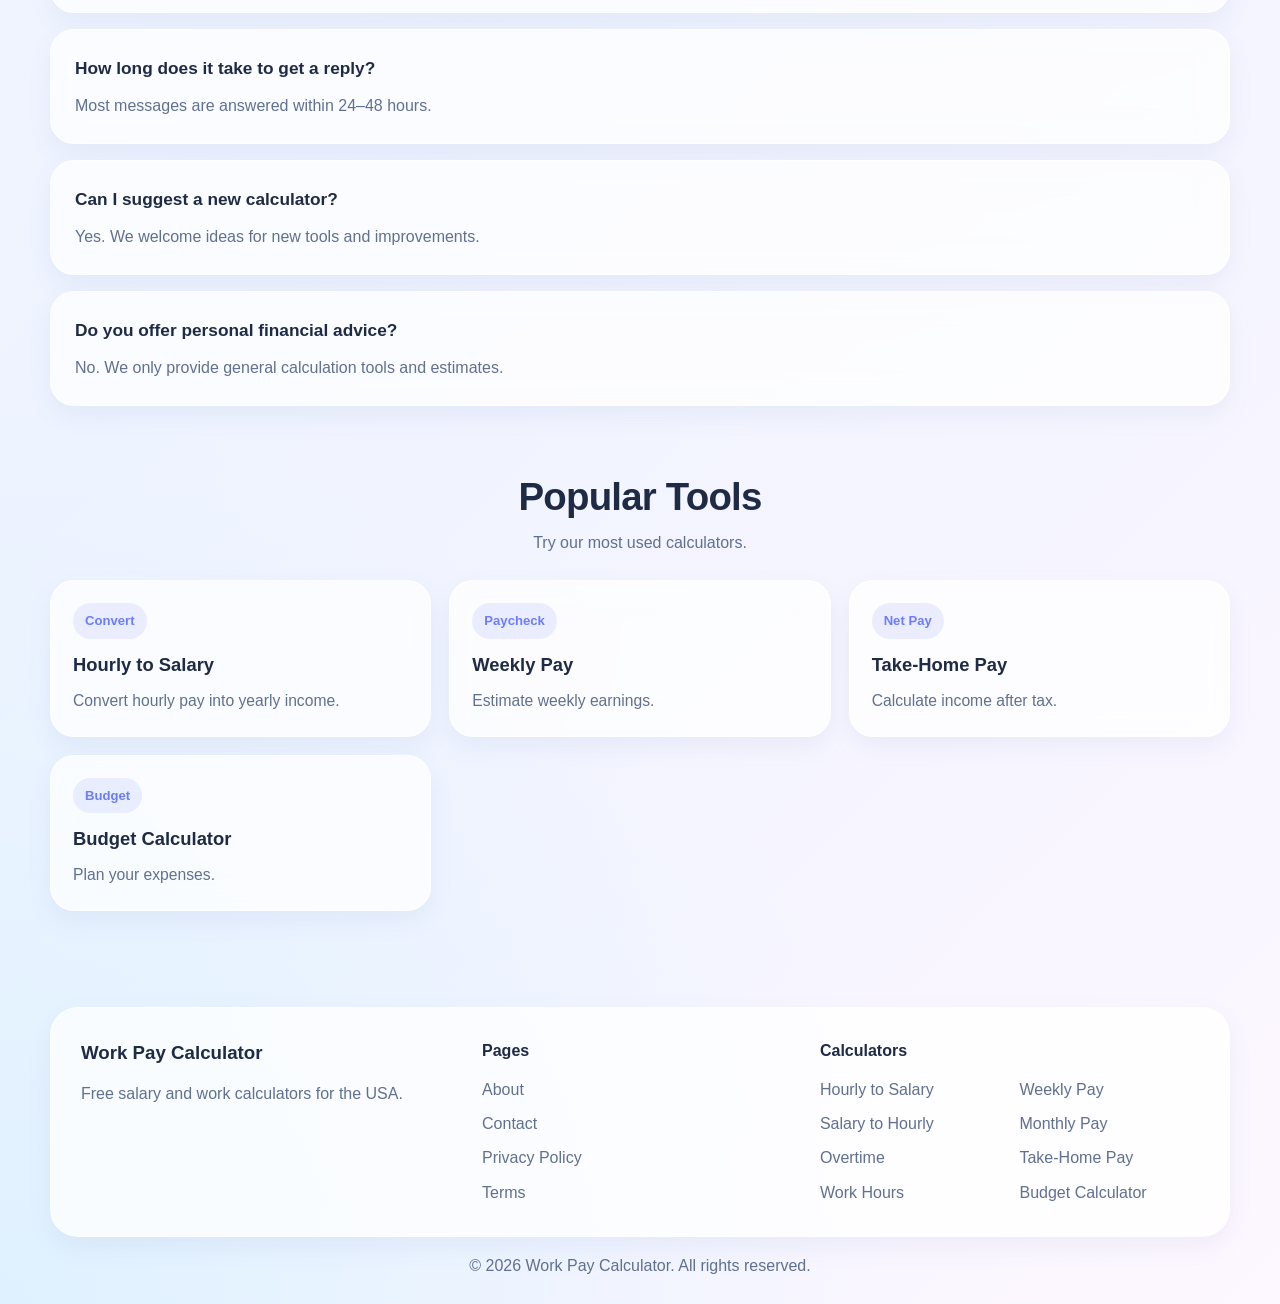
<file: contact.html>
<!DOCTYPE html>
<html lang="en">
<head>
    <meta charset="UTF-8">
    <meta name="viewport" content="width=device-width, initial-scale=1.0">
    <title>Contact | Work Pay Calculator</title>
    <meta name="description" content="Contact Work Pay Calculator for questions, feedback, or suggestions. We are always open to improving our tools.">
    <meta name="keywords" content="contact work pay calculator, contact us, feedback, support">
    <meta name="author" content="Work Pay Calculator">
    <link rel="canonical" href="https://abi-1-1.github.io/work-pay-calculator/contact.html">

    <meta property="og:title" content="Contact | Work Pay Calculator">
    <meta property="og:description" content="Get in touch with us for questions, feedback, or suggestions.">
    <meta property="og:type" content="website">

    <link rel="icon" type="image/svg+xml" href="favicon.svg">
    <link rel="stylesheet" href="css/style.css">
</head>
<body>

<header class="site-header">
    <div class="container header-wrap">
        <a href="index.html" class="logo">Work Pay Calculator</a>

        <nav class="nav">
            <a href="index.html">Home</a>
            <a href="budget-calculator.html">Budget Calculator</a>

            <div class="dropdown">
                <a href="#" class="dropdown-toggle">Calculators ▾</a>
                <div class="dropdown-menu">
                    <a href="hourly-to-salary.html">Hourly to Salary</a>
                    <a href="salary-to-hourly.html">Salary to Hourly</a>
                    <a href="overtime-calculator.html">Overtime Pay</a>
                    <a href="work-hours-calculator.html">Work Hours</a>
                    <a href="weekly-pay-calculator.html">Weekly Pay</a>
                    <a href="monthly-pay-calculator.html">Monthly Pay</a>
                    <a href="take-home-pay-calculator.html">Take-Home Pay</a>
                </div>
            </div>

            <a class="active" href="contact.html">Contact</a>
        </nav>
    </div>
</header>

<main>

<section class="hero hero-large">
    <div class="container">
        <div class="hero-box">
            <div class="hero-text">
                <span class="hero-badge">Get in Touch</span>
                <h1>Contact Us</h1>
                <p>
                    Have a question, suggestion, or feedback? We would love to hear from you.
                    Your input helps us improve our calculators and make them more useful for everyone.
                </p>
            </div>
        </div>
    </div>
</section>

<section class="info-section">
    <div class="container">
        <div class="info-box">
            <h2>How to Contact Us</h2>
            <p>
                If you have any questions about our tools, found an issue, or want to suggest improvements,
                feel free to reach out using the information below.
            </p>

            <div style="margin-top:20px;">
                <p><strong>Email:</strong> support@workpaycalculator.com</p>
                <p><strong>Response time:</strong> Usually within 24–48 hours</p>
            </div>
        </div>
    </div>
</section>

<section class="info-section alt-section">
    <div class="container">
        <div class="section-heading">
            <h2>What You Can Contact Us About</h2>
            <p>We welcome all types of feedback and questions.</p>
        </div>

        <div class="use-cases-grid">
            <div class="use-case-card">
                <h3>Report a bug</h3>
                <p>Found something not working correctly? Let us know so we can fix it.</p>
            </div>

            <div class="use-case-card">
                <h3>Suggest a feature</h3>
                <p>Have an idea for a new calculator or improvement? We are always open to suggestions.</p>
            </div>

            <div class="use-case-card">
                <h3>Ask a question</h3>
                <p>Need help understanding how a calculator works? We are happy to help.</p>
            </div>

            <div class="use-case-card">
                <h3>General feedback</h3>
                <p>Tell us how we can improve your experience on the site.</p>
            </div>
        </div>
    </div>
</section>

<section class="info-section">
    <div class="container">
        <div class="info-box">
            <h2>Important Note</h2>
            <p>
                Work Pay Calculator provides estimates and general information only.
                We do not provide financial, tax, or legal advice.
            </p>
            <p>
                For official financial decisions, please consult a qualified professional.
            </p>
        </div>
    </div>
</section>

<section class="faq-section">
    <div class="container">
        <h2>Contact FAQ</h2>

        <div class="faq-list">
            <div class="faq-item">
                <h3>Do I need an account to contact you?</h3>
                <p>No. You can contact us directly by email without creating an account.</p>
            </div>

            <div class="faq-item">
                <h3>How long does it take to get a reply?</h3>
                <p>Most messages are answered within 24–48 hours.</p>
            </div>

            <div class="faq-item">
                <h3>Can I suggest a new calculator?</h3>
                <p>Yes. We welcome ideas for new tools and improvements.</p>
            </div>

            <div class="faq-item">
                <h3>Do you offer personal financial advice?</h3>
                <p>No. We only provide general calculation tools and estimates.</p>
            </div>
        </div>
    </div>
</section>

<section class="related-section">
    <div class="container">
        <div class="section-heading">
            <h2>Popular Tools</h2>
            <p>Try our most used calculators.</p>
        </div>

        <div class="cards cards-better">
            <a class="card card-link" href="hourly-to-salary.html">
                <span class="card-tag">Convert</span>
                <h3>Hourly to Salary</h3>
                <p>Convert hourly pay into yearly income.</p>
            </a>

            <a class="card card-link" href="weekly-pay-calculator.html">
                <span class="card-tag">Paycheck</span>
                <h3>Weekly Pay</h3>
                <p>Estimate weekly earnings.</p>
            </a>

            <a class="card card-link" href="take-home-pay-calculator.html">
                <span class="card-tag">Net Pay</span>
                <h3>Take-Home Pay</h3>
                <p>Calculate income after tax.</p>
            </a>

            <a class="card card-link" href="budget-calculator.html">
                <span class="card-tag">Budget</span>
                <h3>Budget Calculator</h3>
                <p>Plan your expenses.</p>
            </a>
        </div>
    </div>
</section>

</main>

  <footer class="site-footer">
    <div class="footer-container">
      <div class="footer-grid">
        <div class="footer-column">
          <h3>Work Pay Calculator</h3>
          <p>Free salary and work calculators for the USA.</p>
        </div>

        <div class="footer-column">
          <h4>Pages</h4>
          <ul class="footer-links">
            <li><a href="about.html">About</a></li>
            <li><a href="contact.html">Contact</a></li>
            <li><a href="privacy-policy.html">Privacy Policy</a></li>
            <li><a href="terms.html">Terms</a></li>
          </ul>
        </div>

        <div class="footer-column">
          <h4>Calculators</h4>
          <div class="footer-links-split">
            <ul class="footer-links">
              <li><a href="hourly-to-salary.html">Hourly to Salary</a></li>
              <li><a href="salary-to-hourly.html">Salary to Hourly</a></li>
              <li><a href="overtime-calculator.html">Overtime</a></li>
              <li><a href="work-hours-calculator.html">Work Hours</a></li>
            </ul>

            <ul class="footer-links">
              <li><a href="weekly-pay-calculator.html">Weekly Pay</a></li>
              <li><a href="monthly-pay-calculator.html">Monthly Pay</a></li>
              <li><a href="take-home-pay-calculator.html">Take-Home Pay</a></li>
              <li><a href="budget-calculator.html">Budget Calculator</a></li>
            </ul>
          </div>
        </div>
      </div>

      <div class="footer-bottom">
        <p>© 2026 Work Pay Calculator. All rights reserved.</p>
      </div>
    </div>
  </footer>

</body>
</html>
</file>
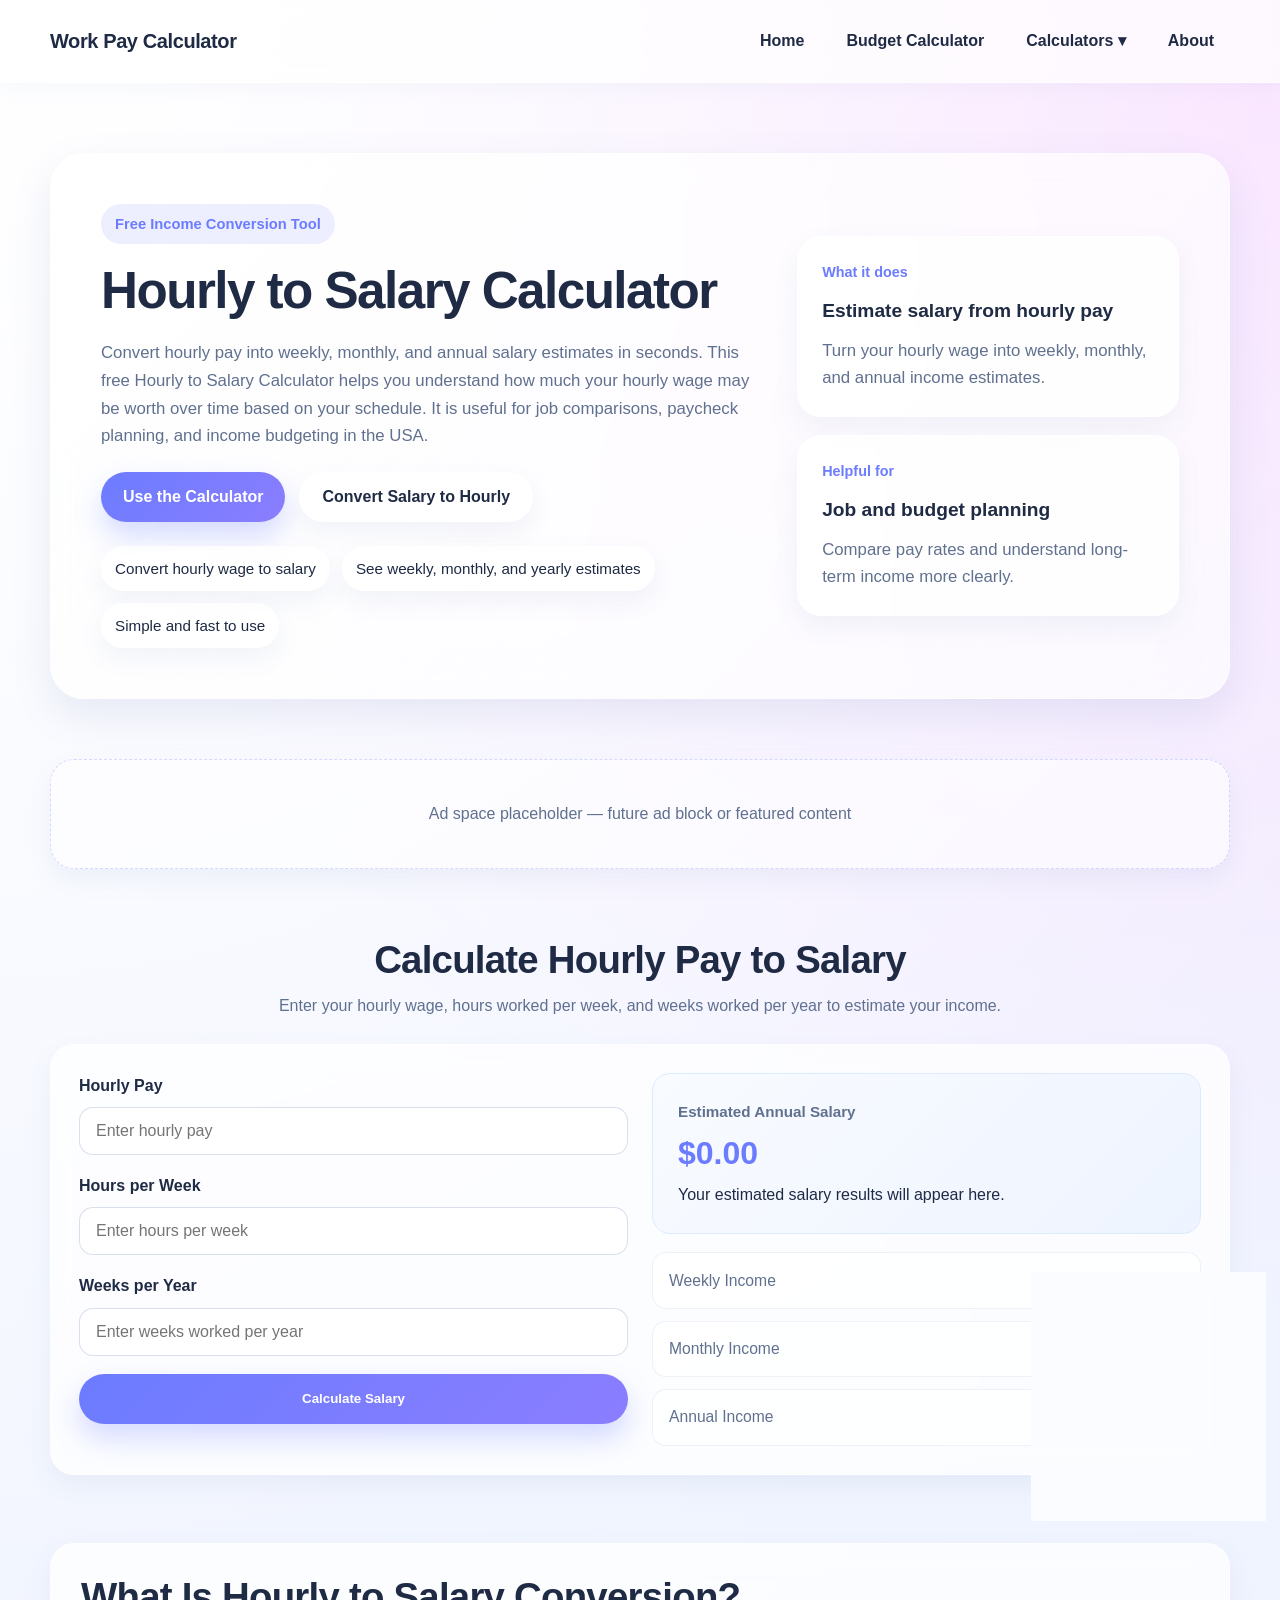
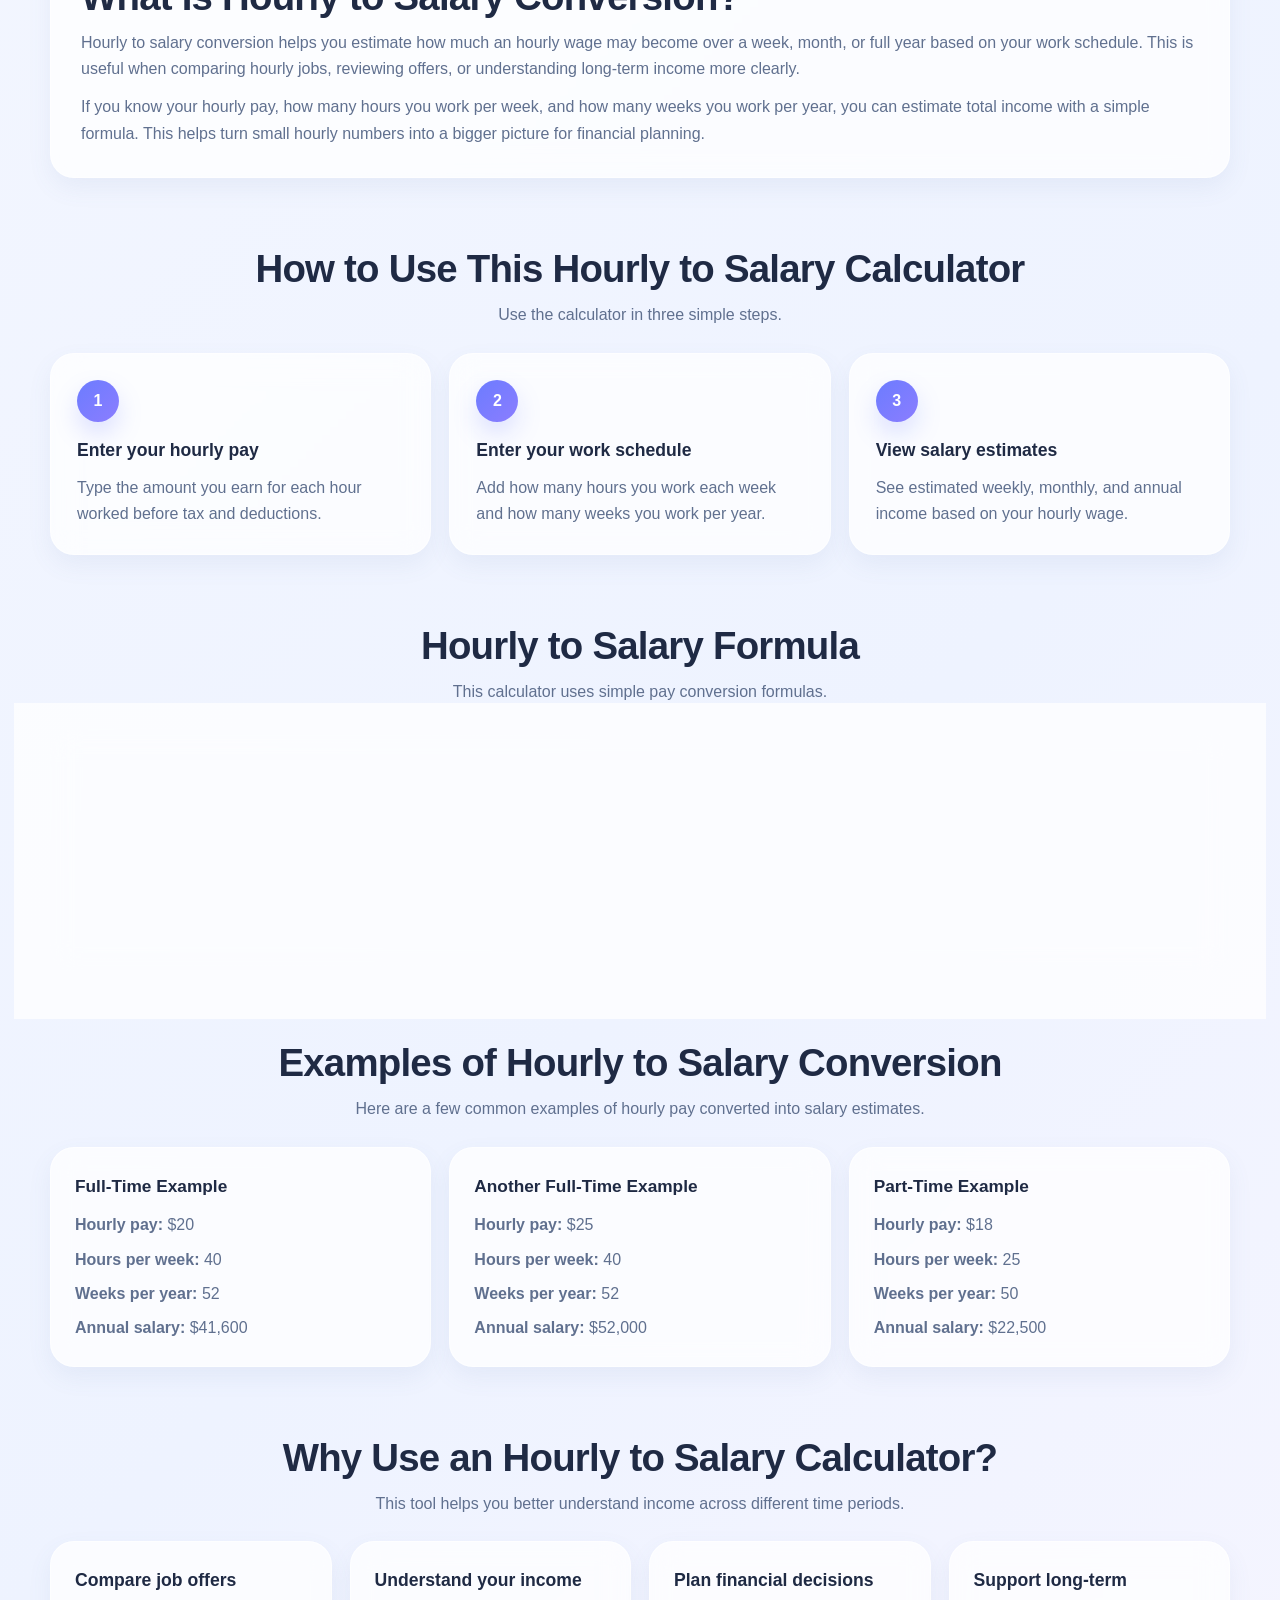
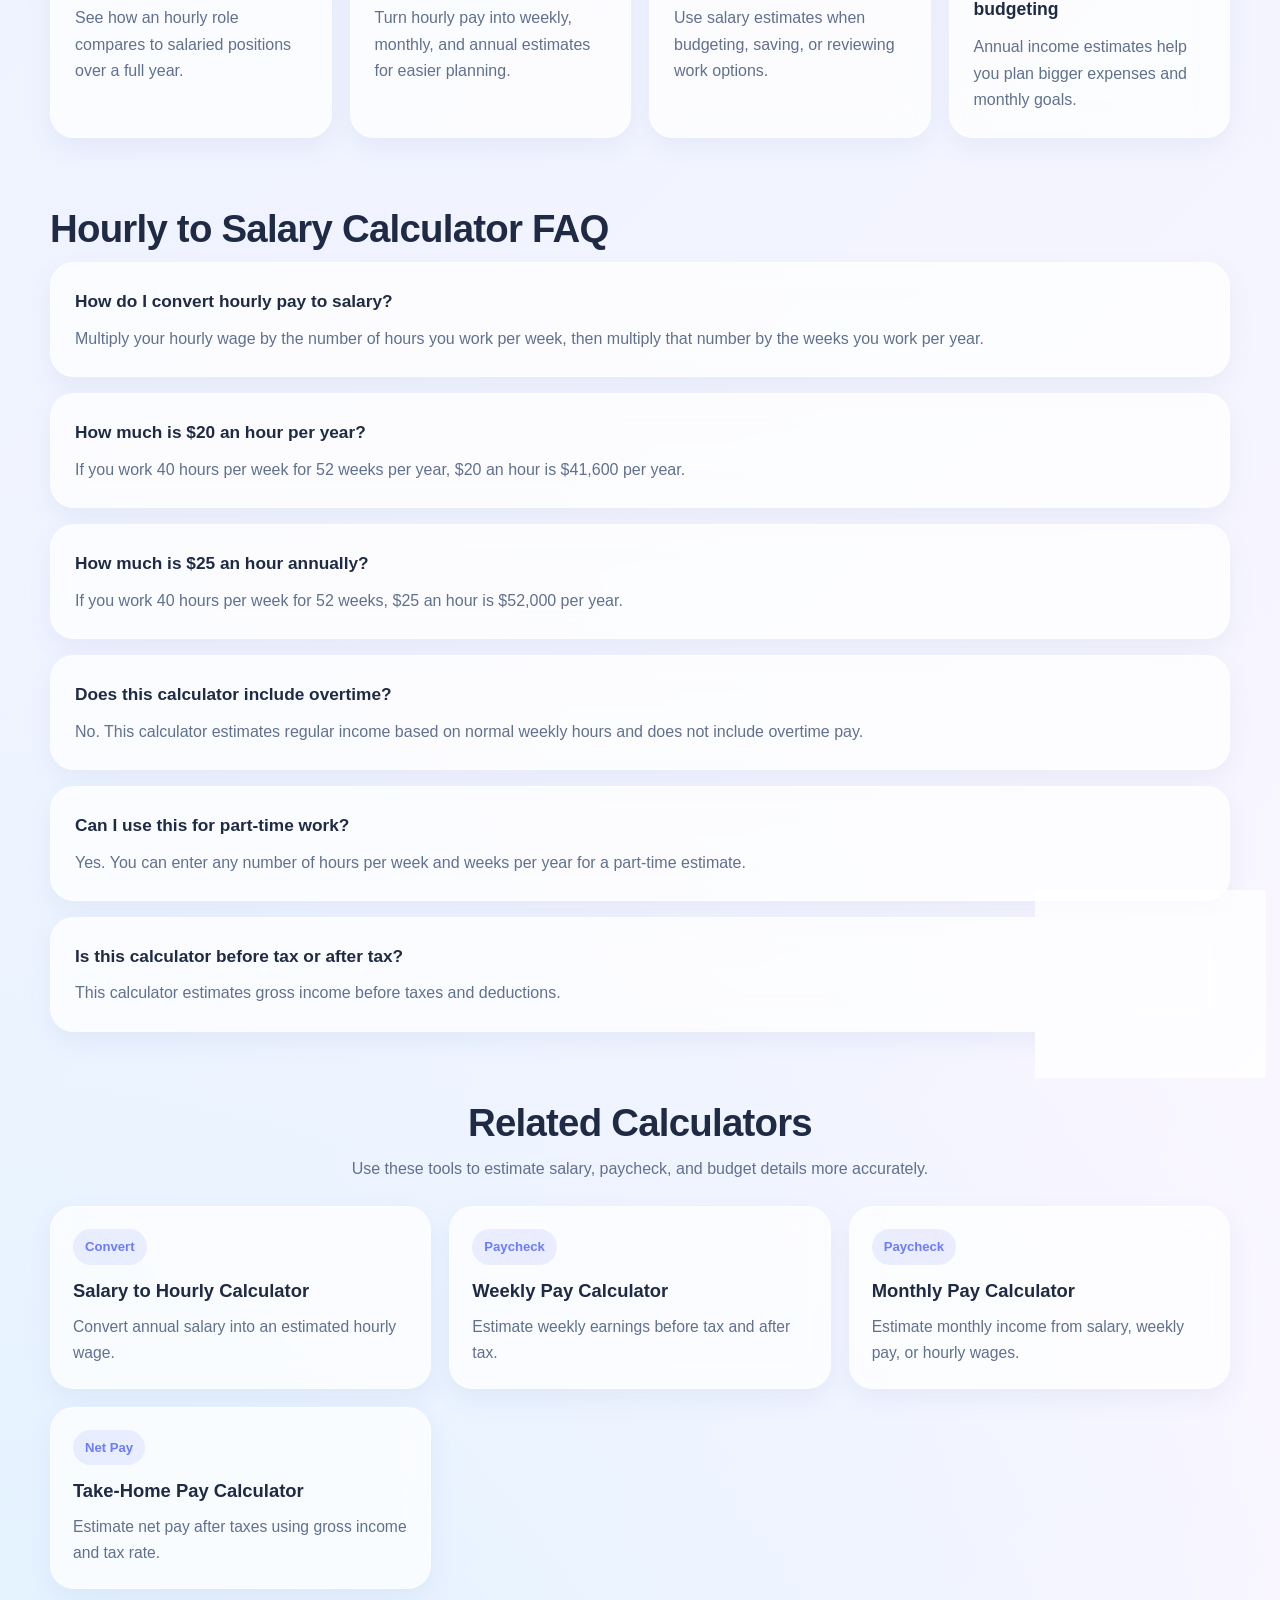
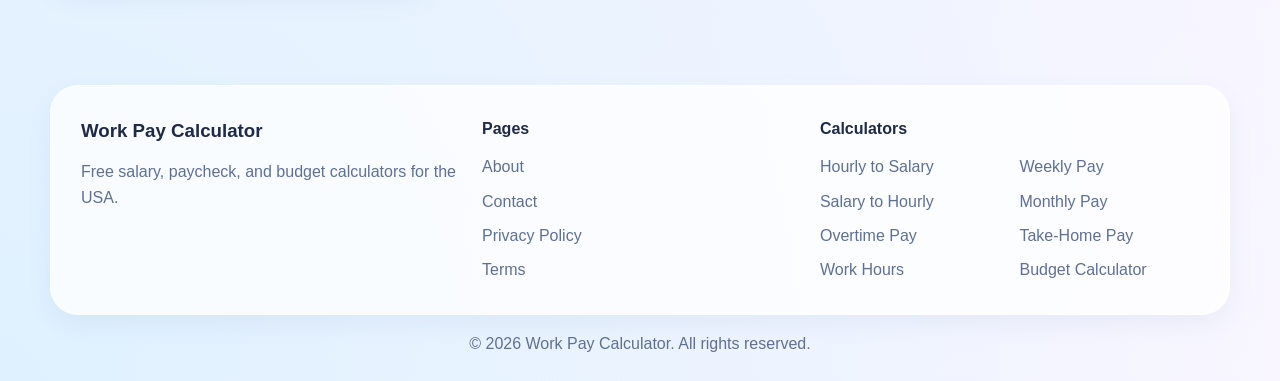
<file: hourly-to-salary.html>
<!DOCTYPE html>
<html lang="en">
<head>
    <meta charset="UTF-8">
    <meta name="viewport" content="width=device-width, initial-scale=1.0">
    <title>Hourly to Salary Calculator | Convert Hourly Pay to Annual Salary</title>
    <meta name="description" content="Use this free Hourly to Salary Calculator to convert hourly pay into weekly, monthly, and annual salary estimates. Calculate income from hourly wage, hours per week, and weeks worked per year.">
    <meta name="keywords" content="hourly to salary calculator, hourly wage to annual salary, convert hourly pay to yearly salary, hourly to yearly income, hourly pay calculator">
    <meta name="author" content="Work Pay Calculator">
    <link rel="canonical" href="https://abi-1-1.github.io/work-pay-calculator/hourly-to-salary.html">

    <meta property="og:title" content="Hourly to Salary Calculator | Convert Hourly Pay to Annual Salary">
    <meta property="og:description" content="Free online hourly to salary calculator for estimating weekly, monthly, and annual income from hourly pay.">
    <meta property="og:type" content="website">
    <meta property="og:url" content="https://abi-1-1.github.io/work-pay-calculator/hourly-to-salary.html">
    <meta property="og:site_name" content="Work Pay Calculator">

    <meta name="twitter:card" content="summary">
    <meta name="twitter:title" content="Hourly to Salary Calculator">
    <meta name="twitter:description" content="Convert hourly pay into salary estimates with this free calculator.">

    <meta name="google-site-verification" content="kU5WNx88euEe9lSblEn7c-zo62_xEEezcfYsFqcPrnw" />

    <script async src="https://pagead2.googlesyndication.com/pagead/js/adsbygoogle.js?client=ca-pub-4736461986844584"
        crossorigin="anonymous"></script>

    <link rel="icon" type="image/svg+xml" href="favicon.svg">
    <link rel="stylesheet" href="css/style.css">
</head>
<body>

    <header class="site-header">
        <div class="container header-wrap">
            <a href="index.html" class="logo">Work Pay Calculator</a>

            <nav class="nav">
                <a href="index.html">Home</a>
                <a href="budget-calculator.html">Budget Calculator</a>

                <div class="dropdown">
                    <a href="#" class="dropdown-toggle">Calculators ▾</a>
                    <div class="dropdown-menu">
                        <a class="active" href="hourly-to-salary.html">Hourly to Salary</a>
                        <a href="salary-to-hourly.html">Salary to Hourly</a>
                        <a href="overtime-calculator.html">Overtime Pay</a>
                        <a href="work-hours-calculator.html">Work Hours</a>
                        <a href="weekly-pay-calculator.html">Weekly Pay</a>
                        <a href="monthly-pay-calculator.html">Monthly Pay</a>
                        <a href="take-home-pay-calculator.html">Take-Home Pay</a>
                    </div>
                </div>

                <a href="about.html">About</a>
            </nav>
        </div>
    </header>

    <main>
        <section class="hero hero-large">
            <div class="container">
                <div class="hero-box hero-grid">
                    <div class="hero-text">
                        <span class="hero-badge">Free Income Conversion Tool</span>
                        <h1>Hourly to Salary Calculator</h1>
                        <p>
                            Convert hourly pay into weekly, monthly, and annual salary estimates in seconds.
                            This free Hourly to Salary Calculator helps you understand how much your hourly wage
                            may be worth over time based on your schedule. It is useful for job comparisons,
                            paycheck planning, and income budgeting in the USA.
                        </p>

                        <div class="hero-actions">
                            <a class="main-button" href="#calculator">Use the Calculator</a>
                            <a class="secondary-button" href="salary-to-hourly.html">Convert Salary to Hourly</a>
                        </div>

                        <div class="hero-points">
                            <div class="hero-point">Convert hourly wage to salary</div>
                            <div class="hero-point">See weekly, monthly, and yearly estimates</div>
                            <div class="hero-point">Simple and fast to use</div>
                        </div>
                    </div>

                    <div class="hero-side-card">
                        <div class="mini-stat-card">
                            <div class="mini-stat-label">What it does</div>
                            <div class="mini-stat-title">Estimate salary from hourly pay</div>
                            <p>Turn your hourly wage into weekly, monthly, and annual income estimates.</p>
                        </div>

                        <div class="mini-stat-card">
                            <div class="mini-stat-label">Helpful for</div>
                            <div class="mini-stat-title">Job and budget planning</div>
                            <p>Compare pay rates and understand long-term income more clearly.</p>
                        </div>
                    </div>
                </div>
            </div>
        </section>

        <section class="container ad-section">
            <div class="ad-placeholder">
                Ad space placeholder — future ad block or featured content
            </div>
        </section>

        <section class="calculator-section" id="calculator">
            <div class="container">
                <div class="section-heading">
                    <h2>Calculate Hourly Pay to Salary</h2>
                    <p>Enter your hourly wage, hours worked per week, and weeks worked per year to estimate your income.</p>
                </div>

                <div class="calculator-card">
                    <div class="calculator-grid">
                        <div class="calculator-form">
                            <div class="form-group">
                                <label for="hourlyWage">Hourly Pay</label>
                                <input type="number" id="hourlyWage" placeholder="Enter hourly pay" min="0" step="0.01">
                            </div>

                            <div class="form-group">
                                <label for="hoursPerWeek">Hours per Week</label>
                                <input type="number" id="hoursPerWeek" placeholder="Enter hours per week" min="1" step="0.01">
                            </div>

                            <div class="form-group">
                                <label for="weeksPerYear">Weeks per Year</label>
                                <input type="number" id="weeksPerYear" placeholder="Enter weeks worked per year" min="1" step="1">
                            </div>

                            <button class="main-button calc-button">Calculate Salary</button>
                        </div>

                        <div class="calculator-result">
                            <div class="result-box">
                                <div class="result-label">Estimated Annual Salary</div>
                                <div class="result-value" id="annualSalaryResult">$0.00</div>
                                <p id="resultDescription">
                                    Your estimated salary results will appear here.
                                </p>
                            </div>

                            <div class="result-details">
                                <div class="detail-row">
                                    <span>Weekly Income</span>
                                    <strong id="weeklyIncomeDisplay">$0.00</strong>
                                </div>
                                <div class="detail-row">
                                    <span>Monthly Income</span>
                                    <strong id="monthlyIncomeDisplay">$0.00</strong>
                                </div>
                                <div class="detail-row">
                                    <span>Annual Income</span>
                                    <strong id="annualIncomeDisplay">$0.00</strong>
                                </div>
                            </div>
                        </div>
                    </div>
                </div>
            </div>
        </section>

        <section class="info-section">
            <div class="container">
                <div class="info-box">
                    <h2>What Is Hourly to Salary Conversion?</h2>
                    <p>
                        Hourly to salary conversion helps you estimate how much an hourly wage may become
                        over a week, month, or full year based on your work schedule. This is useful when
                        comparing hourly jobs, reviewing offers, or understanding long-term income more clearly.
                    </p>
                    <p>
                        If you know your hourly pay, how many hours you work per week, and how many weeks
                        you work per year, you can estimate total income with a simple formula. This helps
                        turn small hourly numbers into a bigger picture for financial planning.
                    </p>
                </div>
            </div>
        </section>

        <section class="info-section alt-section">
            <div class="container">
                <div class="section-heading">
                    <h2>How to Use This Hourly to Salary Calculator</h2>
                    <p>Use the calculator in three simple steps.</p>
                </div>

                <div class="steps-grid">
                    <div class="step-card">
                        <div class="step-number">1</div>
                        <h3>Enter your hourly pay</h3>
                        <p>Type the amount you earn for each hour worked before tax and deductions.</p>
                    </div>

                    <div class="step-card">
                        <div class="step-number">2</div>
                        <h3>Enter your work schedule</h3>
                        <p>Add how many hours you work each week and how many weeks you work per year.</p>
                    </div>

                    <div class="step-card">
                        <div class="step-number">3</div>
                        <h3>View salary estimates</h3>
                        <p>See estimated weekly, monthly, and annual income based on your hourly wage.</p>
                    </div>
                </div>
            </div>
        </section>

        <section class="formula-section">
            <div class="container">
                <div class="section-heading">
                    <h2>Hourly to Salary Formula</h2>
                    <p>This calculator uses simple pay conversion formulas.</p>
                </div>

                <div class="formula-card">
                    <div class="formula-line">Weekly Income = Hourly Pay × Hours per Week</div>
                    <div class="formula-line">Annual Income = Hourly Pay × Hours per Week × Weeks per Year</div>
                    <div class="formula-line">Monthly Income = Annual Income ÷ 12</div>
                </div>
            </div>
        </section>

        <section class="examples-section">
            <div class="container">
                <div class="section-heading">
                    <h2>Examples of Hourly to Salary Conversion</h2>
                    <p>Here are a few common examples of hourly pay converted into salary estimates.</p>
                </div>

                <div class="examples-grid">
                    <div class="example-card">
                        <h3>Full-Time Example</h3>
                        <p><strong>Hourly pay:</strong> $20</p>
                        <p><strong>Hours per week:</strong> 40</p>
                        <p><strong>Weeks per year:</strong> 52</p>
                        <p><strong>Annual salary:</strong> $41,600</p>
                    </div>

                    <div class="example-card">
                        <h3>Another Full-Time Example</h3>
                        <p><strong>Hourly pay:</strong> $25</p>
                        <p><strong>Hours per week:</strong> 40</p>
                        <p><strong>Weeks per year:</strong> 52</p>
                        <p><strong>Annual salary:</strong> $52,000</p>
                    </div>

                    <div class="example-card">
                        <h3>Part-Time Example</h3>
                        <p><strong>Hourly pay:</strong> $18</p>
                        <p><strong>Hours per week:</strong> 25</p>
                        <p><strong>Weeks per year:</strong> 50</p>
                        <p><strong>Annual salary:</strong> $22,500</p>
                    </div>
                </div>
            </div>
        </section>

        <section class="use-cases-section">
            <div class="container">
                <div class="section-heading">
                    <h2>Why Use an Hourly to Salary Calculator?</h2>
                    <p>This tool helps you better understand income across different time periods.</p>
                </div>

                <div class="use-cases-grid">
                    <div class="use-case-card">
                        <h3>Compare job offers</h3>
                        <p>See how an hourly role compares to salaried positions over a full year.</p>
                    </div>

                    <div class="use-case-card">
                        <h3>Understand your income</h3>
                        <p>Turn hourly pay into weekly, monthly, and annual estimates for easier planning.</p>
                    </div>

                    <div class="use-case-card">
                        <h3>Plan financial decisions</h3>
                        <p>Use salary estimates when budgeting, saving, or reviewing work options.</p>
                    </div>

                    <div class="use-case-card">
                        <h3>Support long-term budgeting</h3>
                        <p>Annual income estimates help you plan bigger expenses and monthly goals.</p>
                    </div>
                </div>
            </div>
        </section>

        <section class="faq-section">
            <div class="container">
                <h2>Hourly to Salary Calculator FAQ</h2>

                <div class="faq-list">
                    <div class="faq-item">
                        <h3>How do I convert hourly pay to salary?</h3>
                        <p>
                            Multiply your hourly wage by the number of hours you work per week,
                            then multiply that number by the weeks you work per year.
                        </p>
                    </div>

                    <div class="faq-item">
                        <h3>How much is $20 an hour per year?</h3>
                        <p>
                            If you work 40 hours per week for 52 weeks per year, $20 an hour is $41,600 per year.
                        </p>
                    </div>

                    <div class="faq-item">
                        <h3>How much is $25 an hour annually?</h3>
                        <p>
                            If you work 40 hours per week for 52 weeks, $25 an hour is $52,000 per year.
                        </p>
                    </div>

                    <div class="faq-item">
                        <h3>Does this calculator include overtime?</h3>
                        <p>
                            No. This calculator estimates regular income based on normal weekly hours and does not include overtime pay.
                        </p>
                    </div>

                    <div class="faq-item">
                        <h3>Can I use this for part-time work?</h3>
                        <p>
                            Yes. You can enter any number of hours per week and weeks per year for a part-time estimate.
                        </p>
                    </div>

                    <div class="faq-item">
                        <h3>Is this calculator before tax or after tax?</h3>
                        <p>
                            This calculator estimates gross income before taxes and deductions.
                        </p>
                    </div>
                </div>
            </div>
        </section>

        <section class="related-section">
            <div class="container">
                <div class="section-heading">
                    <h2>Related Calculators</h2>
                    <p>Use these tools to estimate salary, paycheck, and budget details more accurately.</p>
                </div>

                <div class="cards cards-better">
                    <a class="card card-link" href="salary-to-hourly.html">
                        <span class="card-tag">Convert</span>
                        <h3>Salary to Hourly Calculator</h3>
                        <p>Convert annual salary into an estimated hourly wage.</p>
                    </a>

                    <a class="card card-link" href="weekly-pay-calculator.html">
                        <span class="card-tag">Paycheck</span>
                        <h3>Weekly Pay Calculator</h3>
                        <p>Estimate weekly earnings before tax and after tax.</p>
                    </a>

                    <a class="card card-link" href="monthly-pay-calculator.html">
                        <span class="card-tag">Paycheck</span>
                        <h3>Monthly Pay Calculator</h3>
                        <p>Estimate monthly income from salary, weekly pay, or hourly wages.</p>
                    </a>

                    <a class="card card-link" href="take-home-pay-calculator.html">
                        <span class="card-tag">Net Pay</span>
                        <h3>Take-Home Pay Calculator</h3>
                        <p>Estimate net pay after taxes using gross income and tax rate.</p>
                    </a>
                </div>
            </div>
        </section>
    </main>

    <footer class="site-footer">
        <div class="footer-container">
            <div class="footer-grid">
                <div class="footer-column">
                    <h3>Work Pay Calculator</h3>
                    <p>Free salary, paycheck, and budget calculators for the USA.</p>
                </div>

                <div class="footer-column">
                    <h4>Pages</h4>
                    <ul class="footer-links">
                        <li><a href="about.html">About</a></li>
                        <li><a href="contact.html">Contact</a></li>
                        <li><a href="privacy-policy.html">Privacy Policy</a></li>
                        <li><a href="terms.html">Terms</a></li>
                    </ul>
                </div>

                <div class="footer-column">
                    <h4>Calculators</h4>
                    <div class="footer-links-split">
                        <ul class="footer-links">
                            <li><a href="hourly-to-salary.html">Hourly to Salary</a></li>
                            <li><a href="salary-to-hourly.html">Salary to Hourly</a></li>
                            <li><a href="overtime-calculator.html">Overtime Pay</a></li>
                            <li><a href="work-hours-calculator.html">Work Hours</a></li>
                        </ul>

                        <ul class="footer-links">
                            <li><a href="weekly-pay-calculator.html">Weekly Pay</a></li>
                            <li><a href="monthly-pay-calculator.html">Monthly Pay</a></li>
                            <li><a href="take-home-pay-calculator.html">Take-Home Pay</a></li>
                            <li><a href="budget-calculator.html">Budget Calculator</a></li>
                        </ul>
                    </div>
                </div>
            </div>

            <div class="footer-bottom">
                <p>© 2026 Work Pay Calculator. All rights reserved.</p>
            </div>
        </div>
    </footer>

    
<script src="js/main.js"></script>
</body>
</html>
</file>
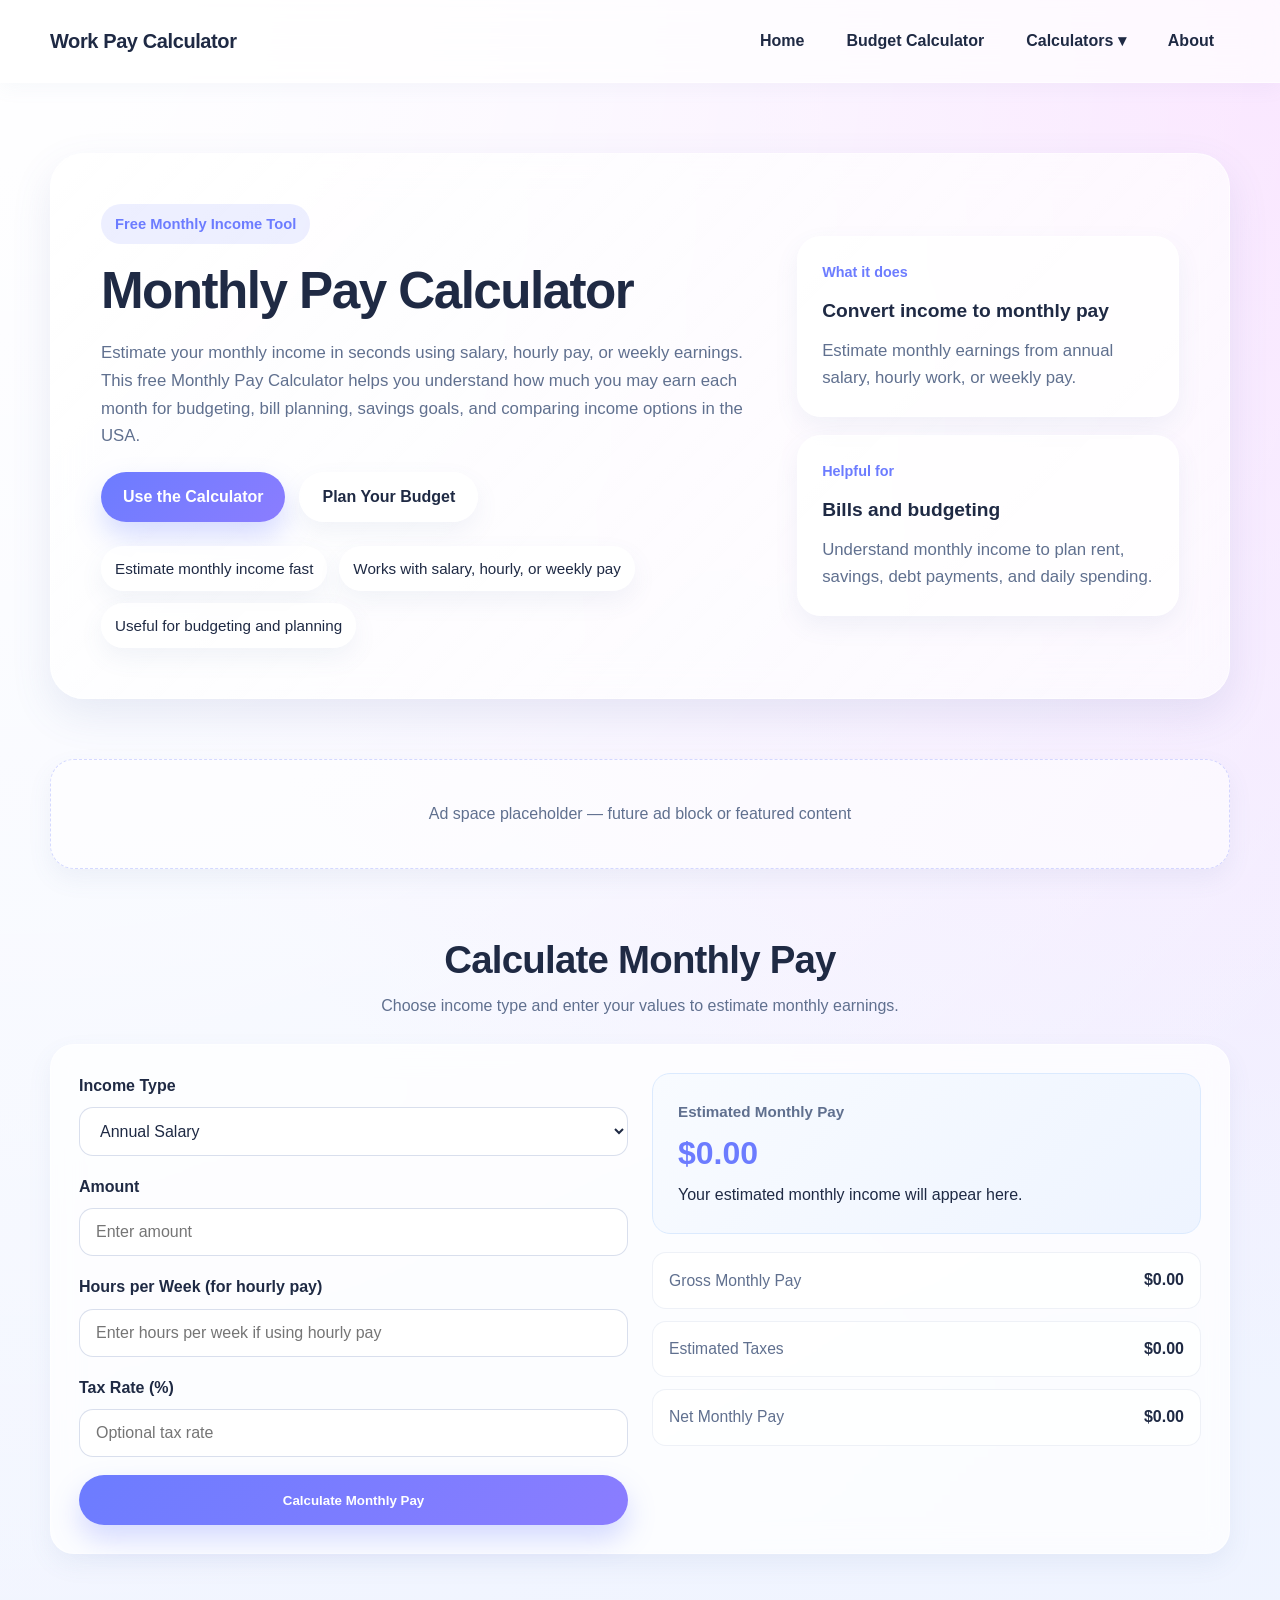
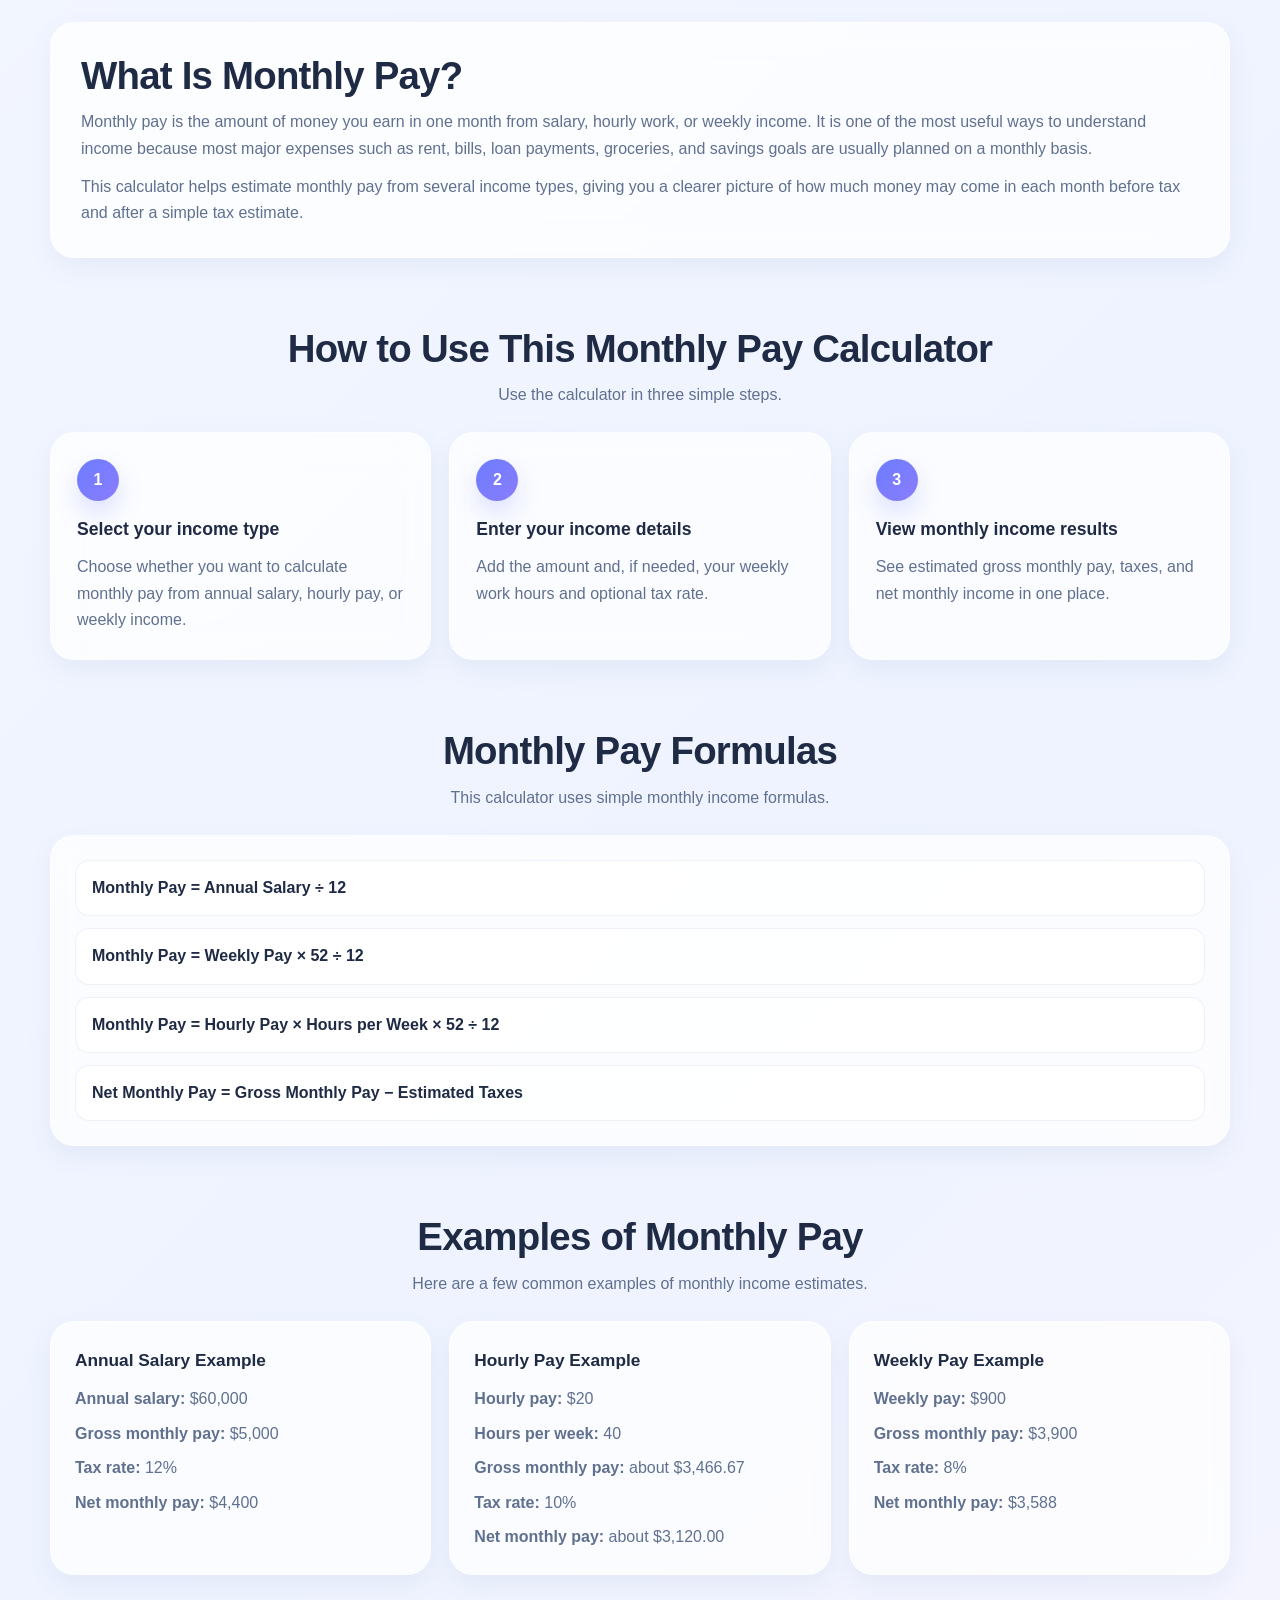
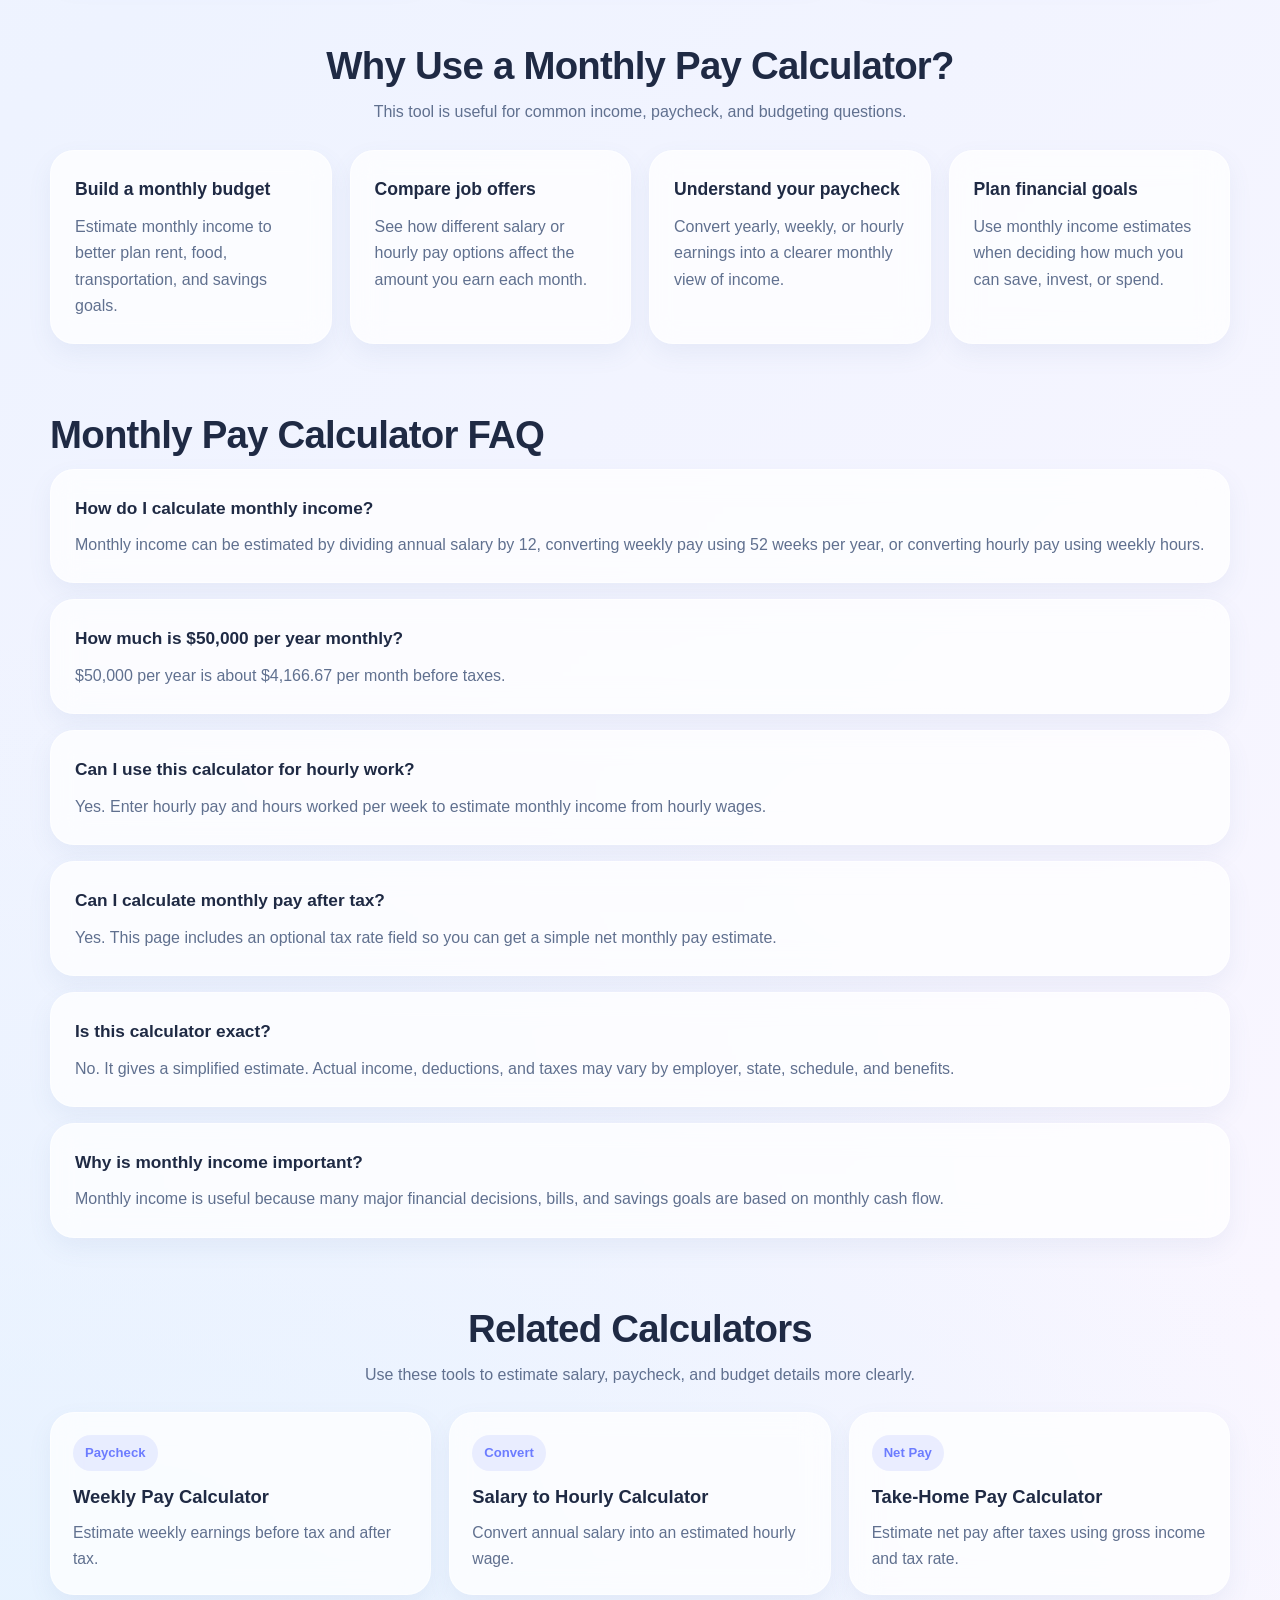
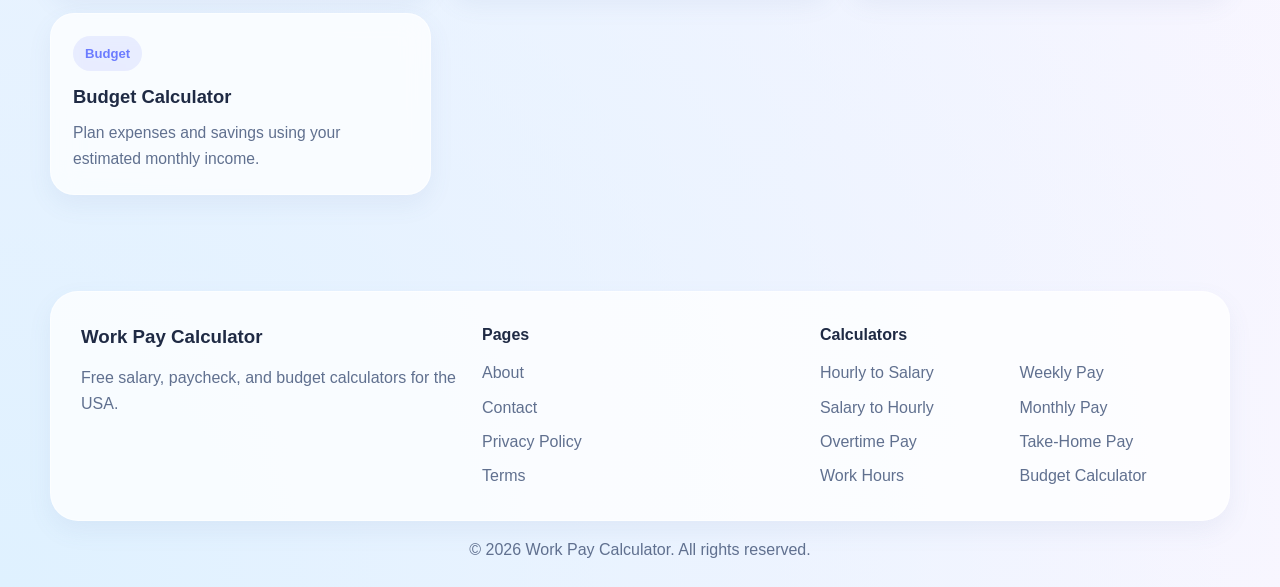
<file: monthly-pay-calculator.html>
<!DOCTYPE html>
<html lang="en">
<head>
    <meta charset="UTF-8">
    <meta name="viewport" content="width=device-width, initial-scale=1.0">
    <title>Monthly Pay Calculator | Estimate Monthly Income Before and After Tax</title>
    <meta name="description" content="Use this free Monthly Pay Calculator to estimate monthly income from salary, hourly pay, or weekly earnings. Calculate monthly pay before tax and after tax in seconds.">
    <meta name="keywords" content="monthly pay calculator, monthly income calculator, monthly salary calculator, calculate monthly earnings, monthly paycheck calculator, monthly pay after tax">
    <meta name="author" content="Work Pay Calculator">
    <link rel="canonical" href="https://abi-1-1.github.io/work-pay-calculator/monthly-pay-calculator.html">

    <meta property="og:title" content="Monthly Pay Calculator | Estimate Monthly Income Before and After Tax">
    <meta property="og:description" content="Free monthly pay calculator for estimating monthly income from salary, hourly pay, or weekly earnings.">
    <meta property="og:type" content="website">
    <meta property="og:url" content="https://abi-1-1.github.io/work-pay-calculator/monthly-pay-calculator.html">
    <meta property="og:site_name" content="Work Pay Calculator">

    <meta name="twitter:card" content="summary">
    <meta name="twitter:title" content="Monthly Pay Calculator">
    <meta name="twitter:description" content="Estimate monthly income with this free calculator.">

    <meta name="google-site-verification" content="kU5WNx88euEe9lSblEn7c-zo62_xEEezcfYsFqcPrnw" />

    <script async src="https://pagead2.googlesyndication.com/pagead/js/adsbygoogle.js?client=ca-pub-4736461986844584"
        crossorigin="anonymous"></script>

    <link rel="icon" type="image/svg+xml" href="favicon.svg">
    <link rel="stylesheet" href="css/style.css">
</head>
<body>

    <header class="site-header">
        <div class="container header-wrap">
            <a href="index.html" class="logo">Work Pay Calculator</a>

            <nav class="nav">
                <a href="index.html">Home</a>
                <a href="budget-calculator.html">Budget Calculator</a>

                <div class="dropdown">
                    <a href="#" class="dropdown-toggle">Calculators ▾</a>
                    <div class="dropdown-menu">
                        <a href="hourly-to-salary.html">Hourly to Salary</a>
                        <a href="salary-to-hourly.html">Salary to Hourly</a>
                        <a href="overtime-calculator.html">Overtime Pay</a>
                        <a href="work-hours-calculator.html">Work Hours</a>
                        <a href="weekly-pay-calculator.html">Weekly Pay</a>
                        <a class="active" href="monthly-pay-calculator.html">Monthly Pay</a>
                        <a href="take-home-pay-calculator.html">Take-Home Pay</a>
                    </div>
                </div>

                <a href="about.html">About</a>
            </nav>
        </div>
    </header>

    <main>
        <section class="hero hero-large">
            <div class="container">
                <div class="hero-box hero-grid">
                    <div class="hero-text">
                        <span class="hero-badge">Free Monthly Income Tool</span>
                        <h1>Monthly Pay Calculator</h1>
                        <p>
                            Estimate your monthly income in seconds using salary, hourly pay, or weekly earnings.
                            This free Monthly Pay Calculator helps you understand how much you may earn each month
                            for budgeting, bill planning, savings goals, and comparing income options in the USA.
                        </p>

                        <div class="hero-actions">
                            <a class="main-button" href="#calculator">Use the Calculator</a>
                            <a class="secondary-button" href="budget-calculator.html">Plan Your Budget</a>
                        </div>

                        <div class="hero-points">
                            <div class="hero-point">Estimate monthly income fast</div>
                            <div class="hero-point">Works with salary, hourly, or weekly pay</div>
                            <div class="hero-point">Useful for budgeting and planning</div>
                        </div>
                    </div>

                    <div class="hero-side-card">
                        <div class="mini-stat-card">
                            <div class="mini-stat-label">What it does</div>
                            <div class="mini-stat-title">Convert income to monthly pay</div>
                            <p>Estimate monthly earnings from annual salary, hourly work, or weekly pay.</p>
                        </div>

                        <div class="mini-stat-card">
                            <div class="mini-stat-label">Helpful for</div>
                            <div class="mini-stat-title">Bills and budgeting</div>
                            <p>Understand monthly income to plan rent, savings, debt payments, and daily spending.</p>
                        </div>
                    </div>
                </div>
            </div>
        </section>

        <section class="container ad-section">
            <div class="ad-placeholder">
                Ad space placeholder — future ad block or featured content
            </div>
        </section>

        <section class="calculator-section" id="calculator">
            <div class="container">
                <div class="section-heading">
                    <h2>Calculate Monthly Pay</h2>
                    <p>Choose income type and enter your values to estimate monthly earnings.</p>
                </div>

                <div class="calculator-card">
                    <div class="calculator-grid">
                        <div class="calculator-form">
                            <div class="form-group">
                                <label for="incomeType">Income Type</label>
                                <select id="incomeType">
                                    <option value="salary">Annual Salary</option>
                                    <option value="hourly">Hourly Pay</option>
                                    <option value="weekly">Weekly Pay</option>
                                </select>
                            </div>

                            <div class="form-group">
                                <label for="amount">Amount</label>
                                <input type="number" id="amount" placeholder="Enter amount" min="0" step="0.01">
                            </div>

                            <div class="form-group">
                                <label for="hoursPerWeek">Hours per Week (for hourly pay)</label>
                                <input type="number" id="hoursPerWeek" placeholder="Enter hours per week if using hourly pay" min="0" step="0.01">
                            </div>

                            <div class="form-group">
                                <label for="monthlyTaxRate">Tax Rate (%)</label>
                                <input type="number" id="monthlyTaxRate" placeholder="Optional tax rate" min="0" max="100" step="0.01">
                            </div>

                            <button class="main-button calc-button">Calculate Monthly Pay</button>
                        </div>

                        <div class="calculator-result">
                            <div class="result-box">
                                <div class="result-label">Estimated Monthly Pay</div>
                                <div class="result-value" id="monthlyPayResult">$0.00</div>
                                <p id="monthlyResultDescription">
                                    Your estimated monthly income will appear here.
                                </p>
                            </div>

                            <div class="result-details">
                                <div class="detail-row">
                                    <span>Gross Monthly Pay</span>
                                    <strong id="monthlyGrossDisplay">$0.00</strong>
                                </div>
                                <div class="detail-row">
                                    <span>Estimated Taxes</span>
                                    <strong id="monthlyTaxDisplay">$0.00</strong>
                                </div>
                                <div class="detail-row">
                                    <span>Net Monthly Pay</span>
                                    <strong id="monthlyNetDisplay">$0.00</strong>
                                </div>
                            </div>
                        </div>
                    </div>
                </div>
            </div>
        </section>

        <section class="info-section">
            <div class="container">
                <div class="info-box">
                    <h2>What Is Monthly Pay?</h2>
                    <p>
                        Monthly pay is the amount of money you earn in one month from salary, hourly work,
                        or weekly income. It is one of the most useful ways to understand income because
                        most major expenses such as rent, bills, loan payments, groceries, and savings goals
                        are usually planned on a monthly basis.
                    </p>
                    <p>
                        This calculator helps estimate monthly pay from several income types, giving you a clearer
                        picture of how much money may come in each month before tax and after a simple tax estimate.
                    </p>
                </div>
            </div>
        </section>

        <section class="info-section alt-section">
            <div class="container">
                <div class="section-heading">
                    <h2>How to Use This Monthly Pay Calculator</h2>
                    <p>Use the calculator in three simple steps.</p>
                </div>

                <div class="steps-grid">
                    <div class="step-card">
                        <div class="step-number">1</div>
                        <h3>Select your income type</h3>
                        <p>Choose whether you want to calculate monthly pay from annual salary, hourly pay, or weekly income.</p>
                    </div>

                    <div class="step-card">
                        <div class="step-number">2</div>
                        <h3>Enter your income details</h3>
                        <p>Add the amount and, if needed, your weekly work hours and optional tax rate.</p>
                    </div>

                    <div class="step-card">
                        <div class="step-number">3</div>
                        <h3>View monthly income results</h3>
                        <p>See estimated gross monthly pay, taxes, and net monthly income in one place.</p>
                    </div>
                </div>
            </div>
        </section>

        <section class="formula-section">
            <div class="container">
                <div class="section-heading">
                    <h2>Monthly Pay Formulas</h2>
                    <p>This calculator uses simple monthly income formulas.</p>
                </div>

                <div class="formula-card">
                    <div class="formula-line">Monthly Pay = Annual Salary ÷ 12</div>
                    <div class="formula-line">Monthly Pay = Weekly Pay × 52 ÷ 12</div>
                    <div class="formula-line">Monthly Pay = Hourly Pay × Hours per Week × 52 ÷ 12</div>
                    <div class="formula-line">Net Monthly Pay = Gross Monthly Pay − Estimated Taxes</div>
                </div>
            </div>
        </section>

        <section class="examples-section">
            <div class="container">
                <div class="section-heading">
                    <h2>Examples of Monthly Pay</h2>
                    <p>Here are a few common examples of monthly income estimates.</p>
                </div>

                <div class="examples-grid">
                    <div class="example-card">
                        <h3>Annual Salary Example</h3>
                        <p><strong>Annual salary:</strong> $60,000</p>
                        <p><strong>Gross monthly pay:</strong> $5,000</p>
                        <p><strong>Tax rate:</strong> 12%</p>
                        <p><strong>Net monthly pay:</strong> $4,400</p>
                    </div>

                    <div class="example-card">
                        <h3>Hourly Pay Example</h3>
                        <p><strong>Hourly pay:</strong> $20</p>
                        <p><strong>Hours per week:</strong> 40</p>
                        <p><strong>Gross monthly pay:</strong> about $3,466.67</p>
                        <p><strong>Tax rate:</strong> 10%</p>
                        <p><strong>Net monthly pay:</strong> about $3,120.00</p>
                    </div>

                    <div class="example-card">
                        <h3>Weekly Pay Example</h3>
                        <p><strong>Weekly pay:</strong> $900</p>
                        <p><strong>Gross monthly pay:</strong> $3,900</p>
                        <p><strong>Tax rate:</strong> 8%</p>
                        <p><strong>Net monthly pay:</strong> $3,588</p>
                    </div>
                </div>
            </div>
        </section>

        <section class="use-cases-section">
            <div class="container">
                <div class="section-heading">
                    <h2>Why Use a Monthly Pay Calculator?</h2>
                    <p>This tool is useful for common income, paycheck, and budgeting questions.</p>
                </div>

                <div class="use-cases-grid">
                    <div class="use-case-card">
                        <h3>Build a monthly budget</h3>
                        <p>Estimate monthly income to better plan rent, food, transportation, and savings goals.</p>
                    </div>

                    <div class="use-case-card">
                        <h3>Compare job offers</h3>
                        <p>See how different salary or hourly pay options affect the amount you earn each month.</p>
                    </div>

                    <div class="use-case-card">
                        <h3>Understand your paycheck</h3>
                        <p>Convert yearly, weekly, or hourly earnings into a clearer monthly view of income.</p>
                    </div>

                    <div class="use-case-card">
                        <h3>Plan financial goals</h3>
                        <p>Use monthly income estimates when deciding how much you can save, invest, or spend.</p>
                    </div>
                </div>
            </div>
        </section>

        <section class="faq-section">
            <div class="container">
                <h2>Monthly Pay Calculator FAQ</h2>

                <div class="faq-list">
                    <div class="faq-item">
                        <h3>How do I calculate monthly income?</h3>
                        <p>
                            Monthly income can be estimated by dividing annual salary by 12, converting weekly pay
                            using 52 weeks per year, or converting hourly pay using weekly hours.
                        </p>
                    </div>

                    <div class="faq-item">
                        <h3>How much is $50,000 per year monthly?</h3>
                        <p>
                            $50,000 per year is about $4,166.67 per month before taxes.
                        </p>
                    </div>

                    <div class="faq-item">
                        <h3>Can I use this calculator for hourly work?</h3>
                        <p>
                            Yes. Enter hourly pay and hours worked per week to estimate monthly income from hourly wages.
                        </p>
                    </div>

                    <div class="faq-item">
                        <h3>Can I calculate monthly pay after tax?</h3>
                        <p>
                            Yes. This page includes an optional tax rate field so you can get a simple net monthly pay estimate.
                        </p>
                    </div>

                    <div class="faq-item">
                        <h3>Is this calculator exact?</h3>
                        <p>
                            No. It gives a simplified estimate. Actual income, deductions, and taxes may vary by employer,
                            state, schedule, and benefits.
                        </p>
                    </div>

                    <div class="faq-item">
                        <h3>Why is monthly income important?</h3>
                        <p>
                            Monthly income is useful because many major financial decisions, bills, and savings goals
                            are based on monthly cash flow.
                        </p>
                    </div>
                </div>
            </div>
        </section>

        <section class="related-section">
            <div class="container">
                <div class="section-heading">
                    <h2>Related Calculators</h2>
                    <p>Use these tools to estimate salary, paycheck, and budget details more clearly.</p>
                </div>

                <div class="cards cards-better">
                    <a class="card card-link" href="weekly-pay-calculator.html">
                        <span class="card-tag">Paycheck</span>
                        <h3>Weekly Pay Calculator</h3>
                        <p>Estimate weekly earnings before tax and after tax.</p>
                    </a>

                    <a class="card card-link" href="salary-to-hourly.html">
                        <span class="card-tag">Convert</span>
                        <h3>Salary to Hourly Calculator</h3>
                        <p>Convert annual salary into an estimated hourly wage.</p>
                    </a>

                    <a class="card card-link" href="take-home-pay-calculator.html">
                        <span class="card-tag">Net Pay</span>
                        <h3>Take-Home Pay Calculator</h3>
                        <p>Estimate net pay after taxes using gross income and tax rate.</p>
                    </a>

                    <a class="card card-link" href="budget-calculator.html">
                        <span class="card-tag">Budget</span>
                        <h3>Budget Calculator</h3>
                        <p>Plan expenses and savings using your estimated monthly income.</p>
                    </a>
                </div>
            </div>
        </section>
    </main>

    <footer class="site-footer">
        <div class="footer-container">
            <div class="footer-grid">
                <div class="footer-column">
                    <h3>Work Pay Calculator</h3>
                    <p>Free salary, paycheck, and budget calculators for the USA.</p>
                </div>

                <div class="footer-column">
                    <h4>Pages</h4>
                    <ul class="footer-links">
                        <li><a href="about.html">About</a></li>
                        <li><a href="contact.html">Contact</a></li>
                        <li><a href="privacy-policy.html">Privacy Policy</a></li>
                        <li><a href="terms.html">Terms</a></li>
                    </ul>
                </div>

                <div class="footer-column">
                    <h4>Calculators</h4>
                    <div class="footer-links-split">
                        <ul class="footer-links">
                            <li><a href="hourly-to-salary.html">Hourly to Salary</a></li>
                            <li><a href="salary-to-hourly.html">Salary to Hourly</a></li>
                            <li><a href="overtime-calculator.html">Overtime Pay</a></li>
                            <li><a href="work-hours-calculator.html">Work Hours</a></li>
                        </ul>

                        <ul class="footer-links">
                            <li><a href="weekly-pay-calculator.html">Weekly Pay</a></li>
                            <li><a href="monthly-pay-calculator.html">Monthly Pay</a></li>
                            <li><a href="take-home-pay-calculator.html">Take-Home Pay</a></li>
                            <li><a href="budget-calculator.html">Budget Calculator</a></li>
                        </ul>
                    </div>
                </div>
            </div>

            <div class="footer-bottom">
                <p>© 2026 Work Pay Calculator. All rights reserved.</p>
            </div>
        </div>
    </footer>

    <script src="js/main.js"></script>
</html>
</file>
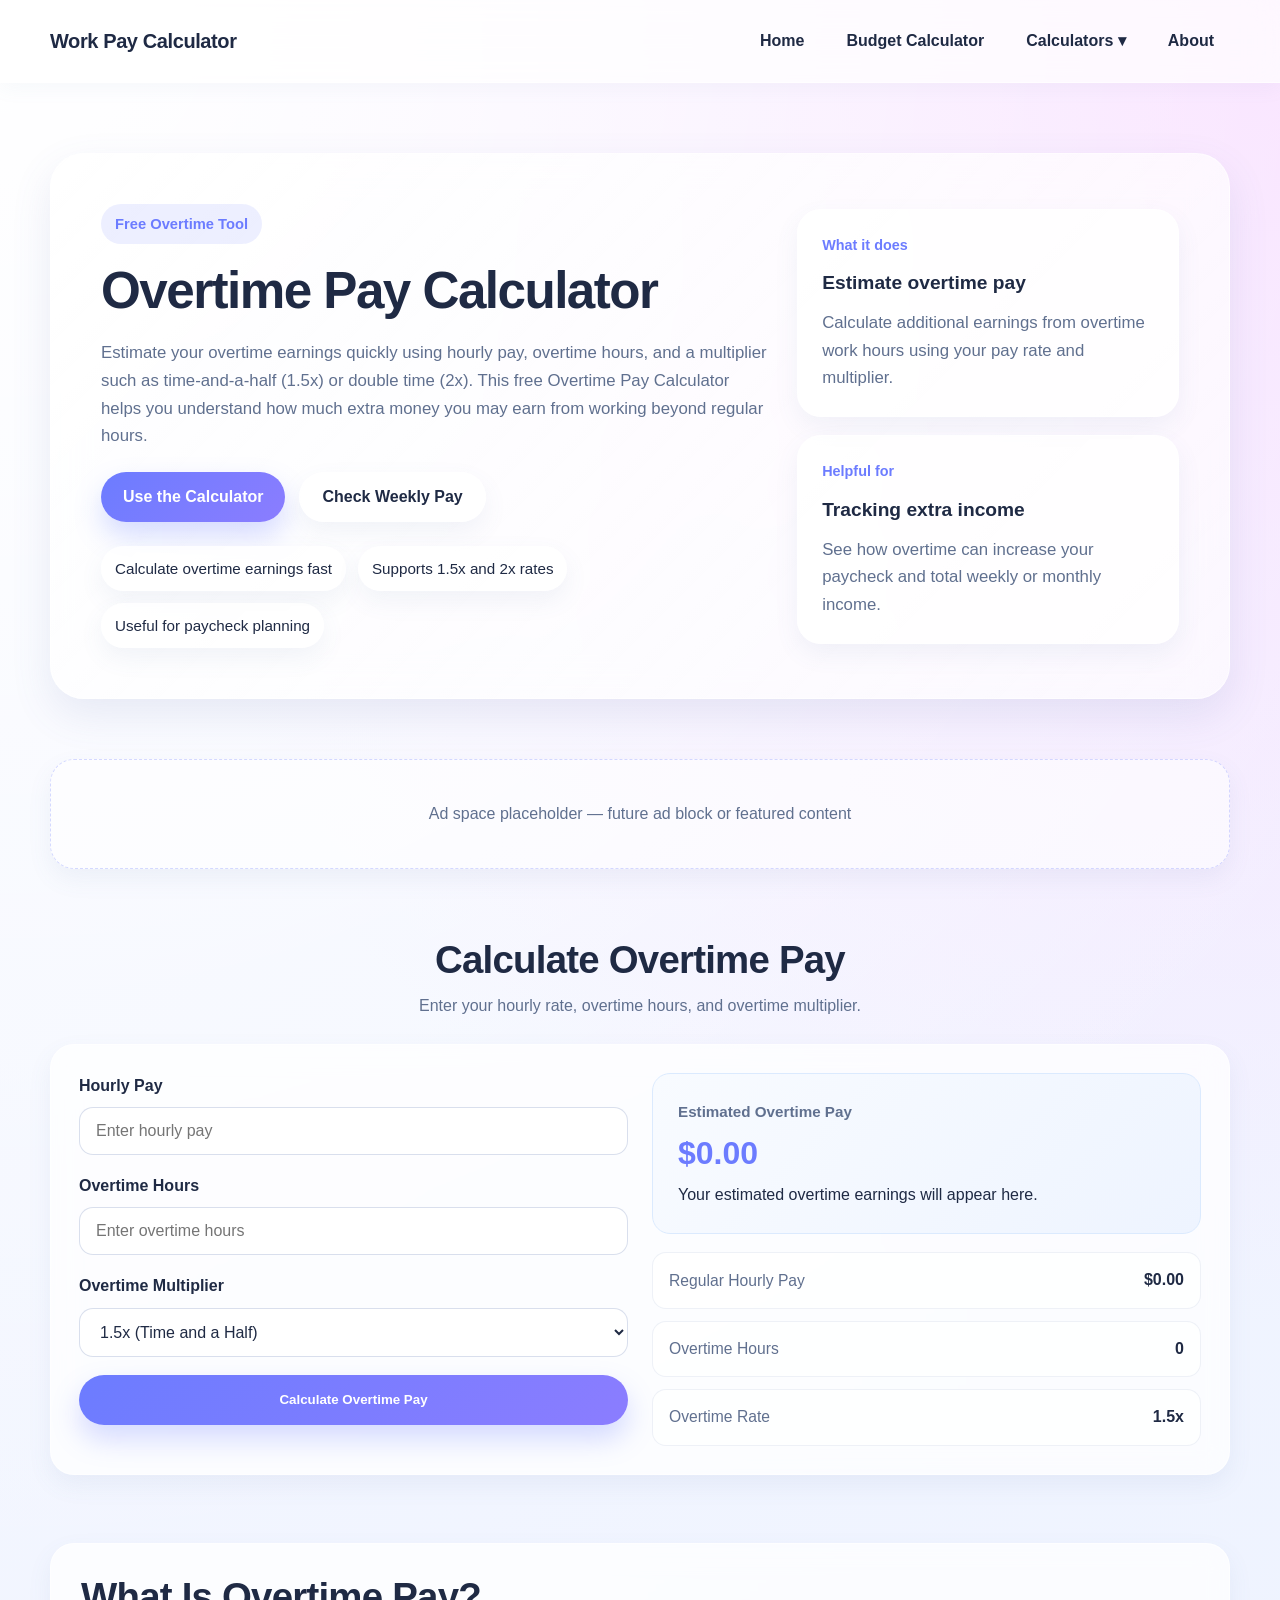
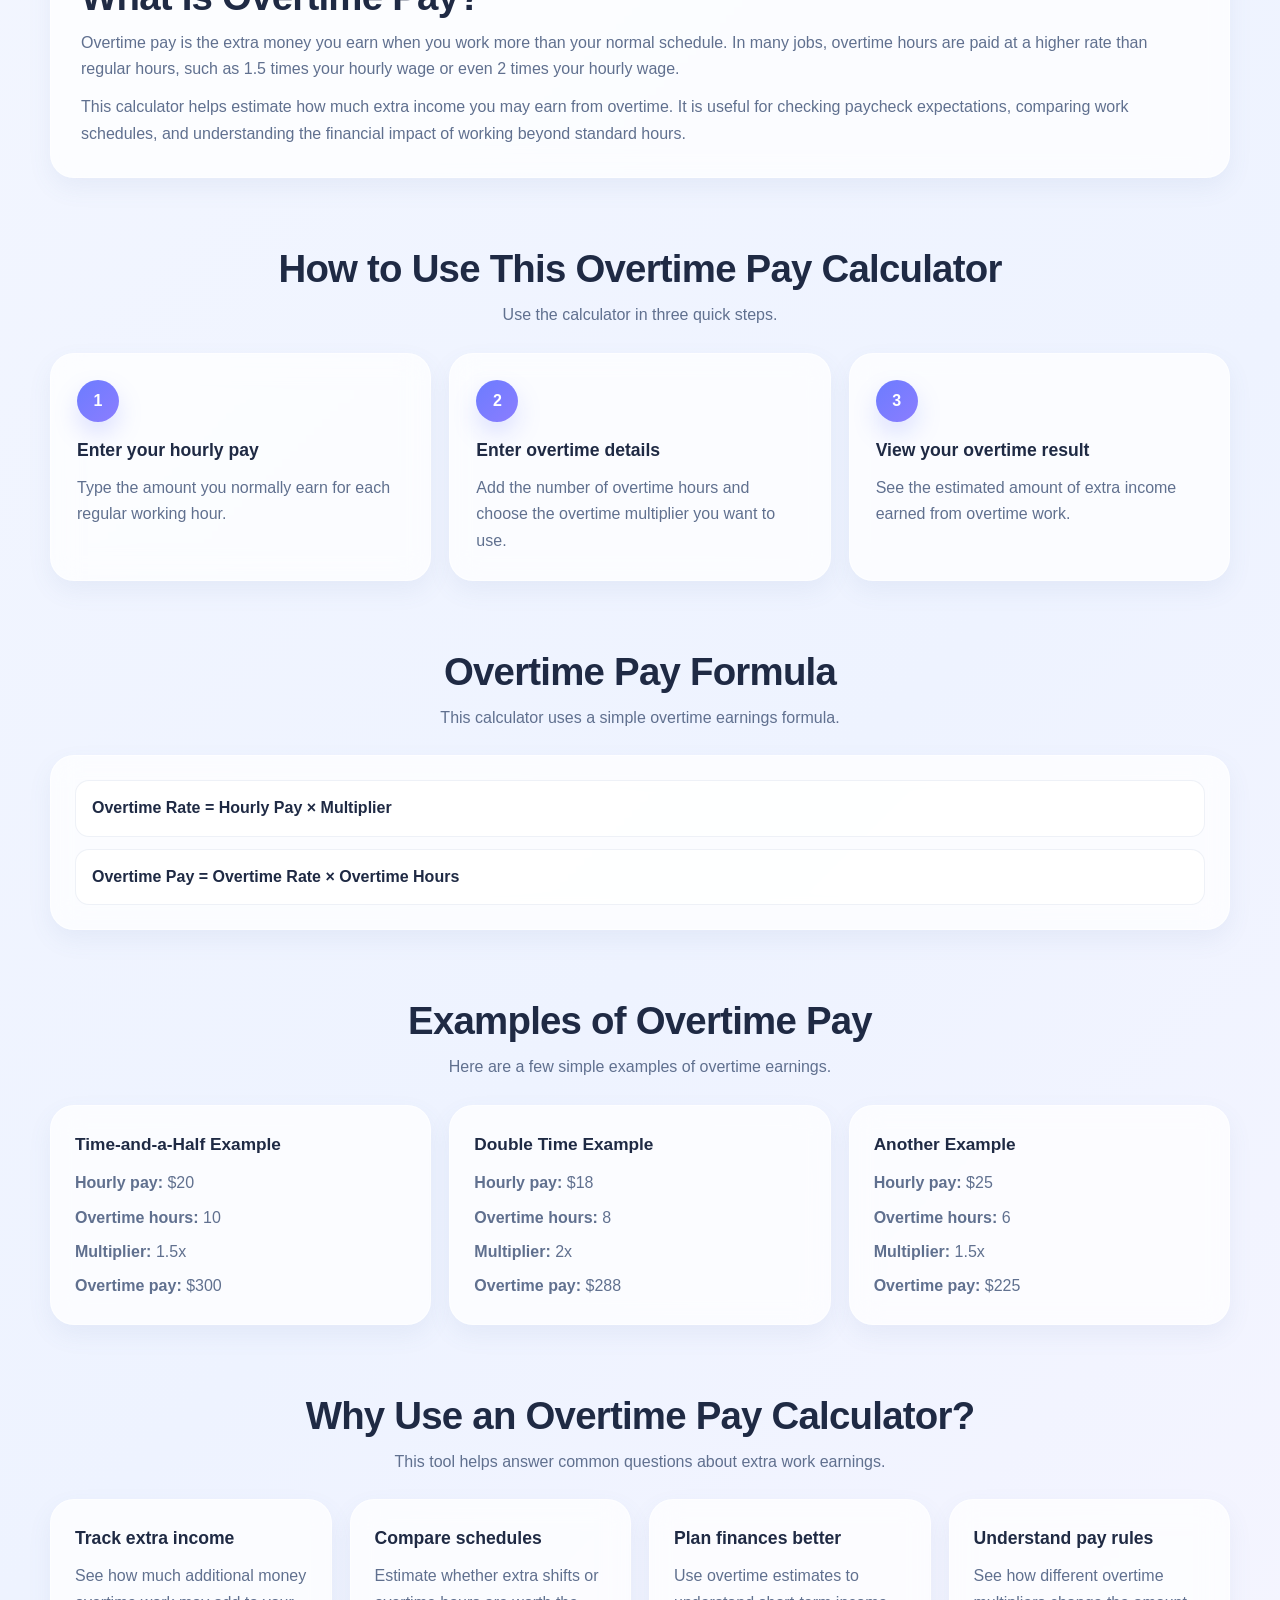
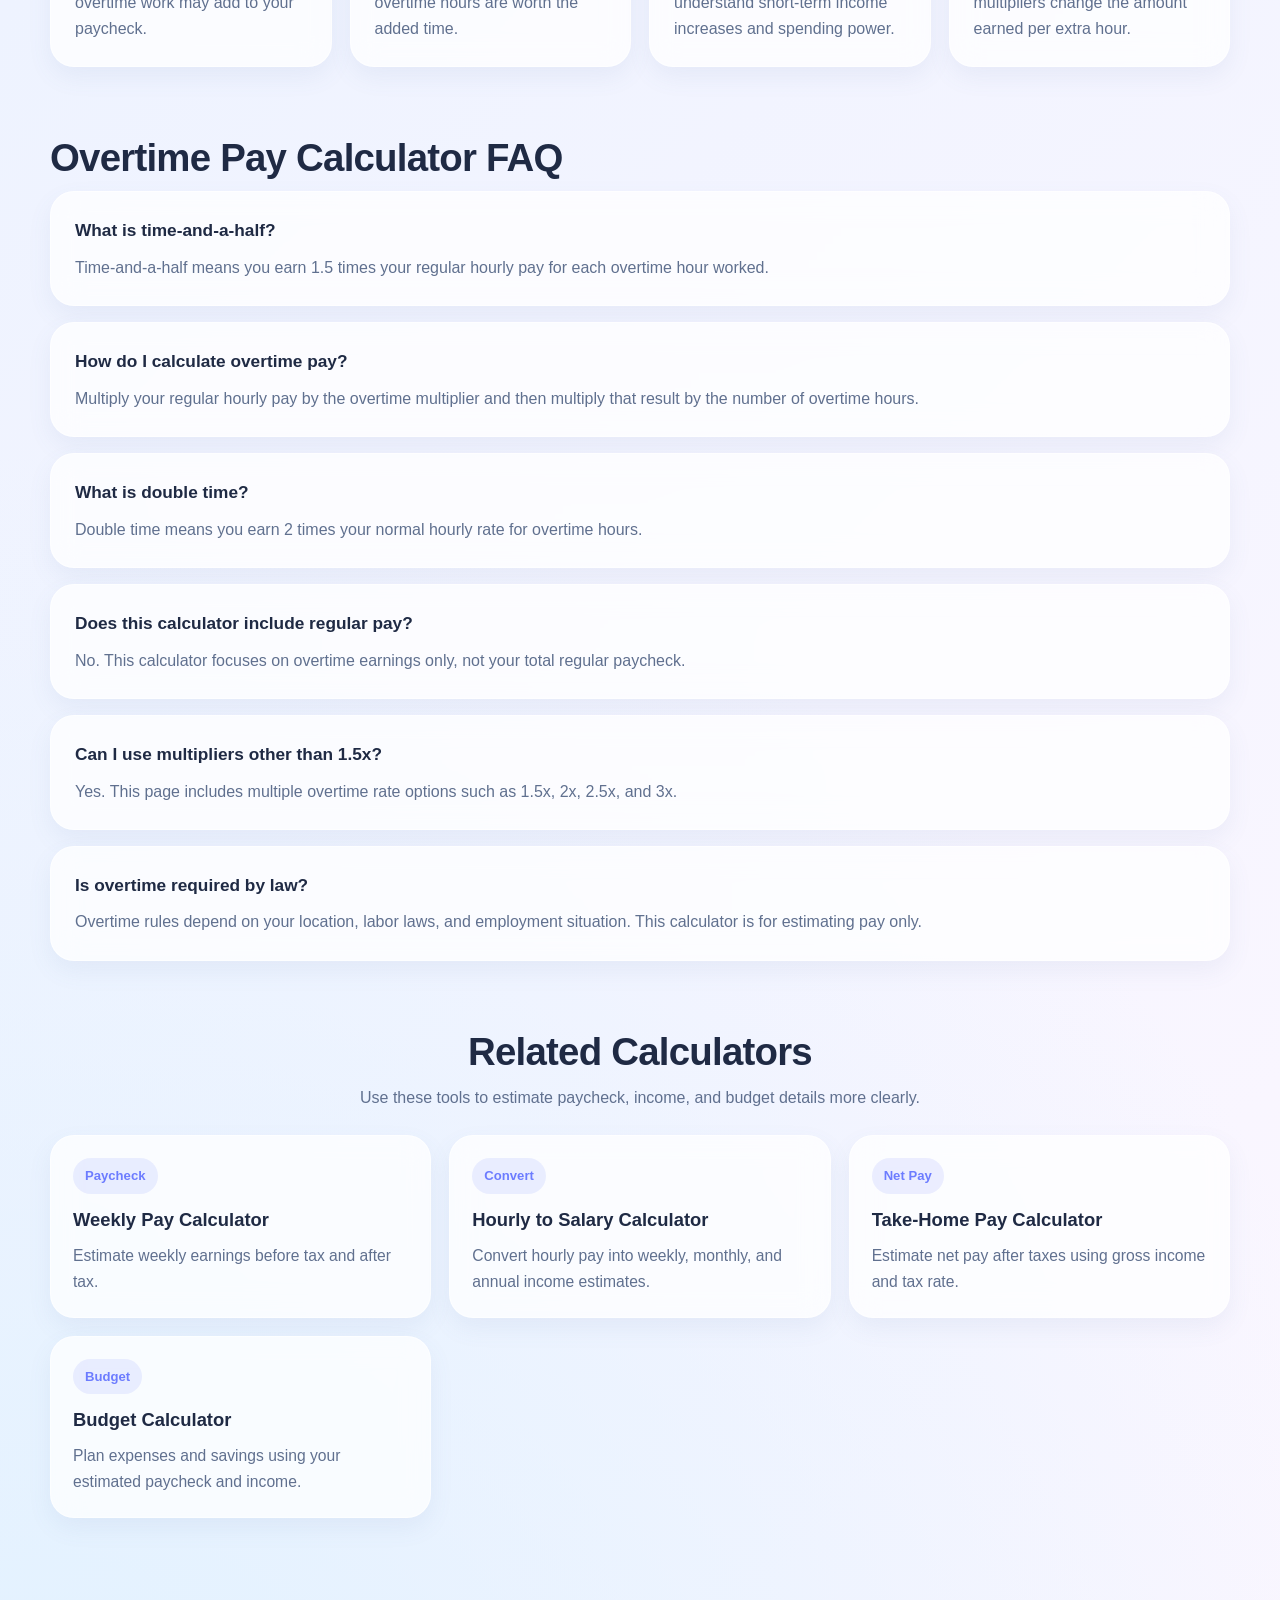
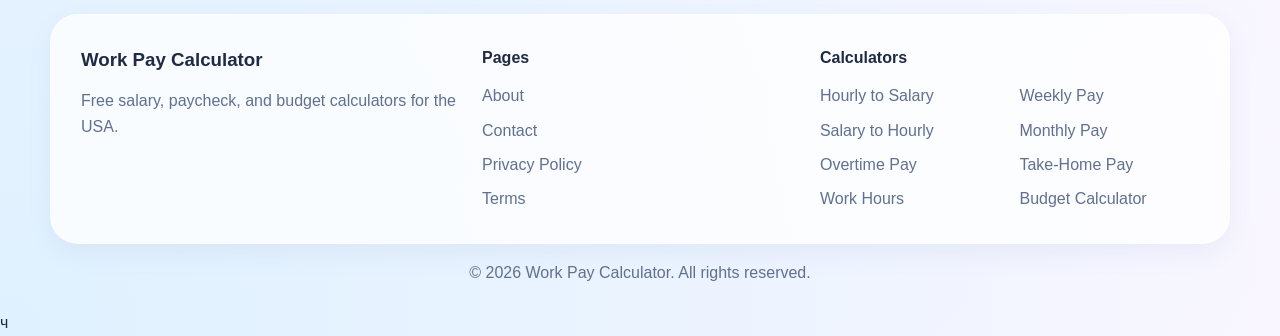
<file: overtime-calculator.html>
<!DOCTYPE html>
<html lang="en">
<head>
    <meta charset="UTF-8">
    <meta name="viewport" content="width=device-width, initial-scale=1.0">
    <title>Overtime Pay Calculator | Estimate Overtime Earnings</title>
    <meta name="description" content="Use this free Overtime Pay Calculator to estimate overtime earnings. Calculate overtime pay using hourly rate, overtime hours, and a multiplier such as 1.5x or 2x.">
    <meta name="keywords" content="overtime calculator, overtime pay calculator, overtime earnings calculator, calculate overtime pay, time and a half calculator, double time calculator">
    <meta name="author" content="Work Pay Calculator">
    <link rel="canonical" href="https://abi-1-1.github.io/work-pay-calculator/overtime-calculator.html">

    <meta property="og:title" content="Overtime Pay Calculator | Estimate Overtime Earnings">
    <meta property="og:description" content="Free online overtime calculator to estimate overtime pay based on hourly rate, overtime hours, and multiplier.">
    <meta property="og:type" content="website">
    <meta property="og:url" content="https://abi-1-1.github.io/work-pay-calculator/overtime-calculator.html">
    <meta property="og:site_name" content="Work Pay Calculator">

    <meta name="twitter:card" content="summary">
    <meta name="twitter:title" content="Overtime Pay Calculator">
    <meta name="twitter:description" content="Estimate overtime earnings with this free calculator.">

    <meta name="google-site-verification" content="kU5WNx88euEe9lSblEn7c-zo62_xEEezcfYsFqcPrnw" />

    <script async src="https://pagead2.googlesyndication.com/pagead/js/adsbygoogle.js?client=ca-pub-4736461986844584"
        crossorigin="anonymous"></script>

    <link rel="icon" type="image/svg+xml" href="favicon.svg">
    <link rel="stylesheet" href="css/style.css">
</head>
<body>

    <header class="site-header">
        <div class="container header-wrap">
            <a href="index.html" class="logo">Work Pay Calculator</a>

            <nav class="nav">
                <a href="index.html">Home</a>
                <a href="budget-calculator.html">Budget Calculator</a>

                <div class="dropdown">
                    <a href="#" class="dropdown-toggle">Calculators ▾</a>
                    <div class="dropdown-menu">
                        <a href="hourly-to-salary.html">Hourly to Salary</a>
                        <a href="salary-to-hourly.html">Salary to Hourly</a>
                        <a class="active" href="overtime-calculator.html">Overtime Pay</a>
                        <a href="work-hours-calculator.html">Work Hours</a>
                        <a href="weekly-pay-calculator.html">Weekly Pay</a>
                        <a href="monthly-pay-calculator.html">Monthly Pay</a>
                        <a href="take-home-pay-calculator.html">Take-Home Pay</a>
                    </div>
                </div>

                <a href="about.html">About</a>
            </nav>
        </div>
    </header>

    <main>
        <section class="hero hero-large">
            <div class="container">
                <div class="hero-box hero-grid">
                    <div class="hero-text">
                        <span class="hero-badge">Free Overtime Tool</span>
                        <h1>Overtime Pay Calculator</h1>
                        <p>
                            Estimate your overtime earnings quickly using hourly pay, overtime hours, and a multiplier
                            such as time-and-a-half (1.5x) or double time (2x). This free Overtime Pay Calculator helps
                            you understand how much extra money you may earn from working beyond regular hours.
                        </p>

                        <div class="hero-actions">
                            <a class="main-button" href="#calculator">Use the Calculator</a>
                            <a class="secondary-button" href="weekly-pay-calculator.html">Check Weekly Pay</a>
                        </div>

                        <div class="hero-points">
                            <div class="hero-point">Calculate overtime earnings fast</div>
                            <div class="hero-point">Supports 1.5x and 2x rates</div>
                            <div class="hero-point">Useful for paycheck planning</div>
                        </div>
                    </div>

                    <div class="hero-side-card">
                        <div class="mini-stat-card">
                            <div class="mini-stat-label">What it does</div>
                            <div class="mini-stat-title">Estimate overtime pay</div>
                            <p>Calculate additional earnings from overtime work hours using your pay rate and multiplier.</p>
                        </div>

                        <div class="mini-stat-card">
                            <div class="mini-stat-label">Helpful for</div>
                            <div class="mini-stat-title">Tracking extra income</div>
                            <p>See how overtime can increase your paycheck and total weekly or monthly income.</p>
                        </div>
                    </div>
                </div>
            </div>
        </section>

        <section class="container ad-section">
            <div class="ad-placeholder">
                Ad space placeholder — future ad block or featured content
            </div>
        </section>

        <section class="calculator-section" id="calculator">
            <div class="container">
                <div class="section-heading">
                    <h2>Calculate Overtime Pay</h2>
                    <p>Enter your hourly rate, overtime hours, and overtime multiplier.</p>
                </div>

                <div class="calculator-card">
                    <div class="calculator-grid">
                        <div class="calculator-form">
                            <div class="form-group">
                                <label for="hourlyRate">Hourly Pay</label>
                                <input type="number" id="hourlyRate" placeholder="Enter hourly pay" min="0" step="0.01">
                            </div>

                            <div class="form-group">
                                <label for="overtimeHours">Overtime Hours</label>
                                <input type="number" id="overtimeHours" placeholder="Enter overtime hours" min="0" step="0.01">
                            </div>

                            <div class="form-group">
                                <label for="multiplier">Overtime Multiplier</label>
                                <select id="multiplier">
                                    <option value="1.5">1.5x (Time and a Half)</option>
                                    <option value="2">2x (Double Time)</option>
                                    <option value="2.5">2.5x</option>
                                    <option value="3">3x</option>
                                </select>
                            </div>

                            <button class="main-button calc-button">Calculate Overtime Pay</button>
                        </div>

                        <div class="calculator-result">
                            <div class="result-box">
                                <div class="result-label">Estimated Overtime Pay</div>
                                <div class="result-value" id="overtimeResult">$0.00</div>
                                <p id="overtimeDescription">
                                    Your estimated overtime earnings will appear here.
                                </p>
                            </div>

                            <div class="result-details">
                                <div class="detail-row">
                                    <span>Regular Hourly Pay</span>
                                    <strong id="hourlyDisplay">$0.00</strong>
                                </div>
                                <div class="detail-row">
                                    <span>Overtime Hours</span>
                                    <strong id="hoursDisplay">0</strong>
                                </div>
                                <div class="detail-row">
                                    <span>Overtime Rate</span>
                                    <strong id="multiplierDisplay">1.5x</strong>
                                </div>
                            </div>
                        </div>
                    </div>
                </div>
            </div>
        </section>

        <section class="info-section">
            <div class="container">
                <div class="info-box">
                    <h2>What Is Overtime Pay?</h2>
                    <p>
                        Overtime pay is the extra money you earn when you work more than your normal schedule.
                        In many jobs, overtime hours are paid at a higher rate than regular hours, such as
                        1.5 times your hourly wage or even 2 times your hourly wage.
                    </p>
                    <p>
                        This calculator helps estimate how much extra income you may earn from overtime.
                        It is useful for checking paycheck expectations, comparing work schedules, and understanding
                        the financial impact of working beyond standard hours.
                    </p>
                </div>
            </div>
        </section>

        <section class="info-section alt-section">
            <div class="container">
                <div class="section-heading">
                    <h2>How to Use This Overtime Pay Calculator</h2>
                    <p>Use the calculator in three quick steps.</p>
                </div>

                <div class="steps-grid">
                    <div class="step-card">
                        <div class="step-number">1</div>
                        <h3>Enter your hourly pay</h3>
                        <p>Type the amount you normally earn for each regular working hour.</p>
                    </div>

                    <div class="step-card">
                        <div class="step-number">2</div>
                        <h3>Enter overtime details</h3>
                        <p>Add the number of overtime hours and choose the overtime multiplier you want to use.</p>
                    </div>

                    <div class="step-card">
                        <div class="step-number">3</div>
                        <h3>View your overtime result</h3>
                        <p>See the estimated amount of extra income earned from overtime work.</p>
                    </div>
                </div>
            </div>
        </section>

        <section class="formula-section">
            <div class="container">
                <div class="section-heading">
                    <h2>Overtime Pay Formula</h2>
                    <p>This calculator uses a simple overtime earnings formula.</p>
                </div>

                <div class="formula-card">
                    <div class="formula-line">Overtime Rate = Hourly Pay × Multiplier</div>
                    <div class="formula-line">Overtime Pay = Overtime Rate × Overtime Hours</div>
                </div>
            </div>
        </section>

        <section class="examples-section">
            <div class="container">
                <div class="section-heading">
                    <h2>Examples of Overtime Pay</h2>
                    <p>Here are a few simple examples of overtime earnings.</p>
                </div>

                <div class="examples-grid">
                    <div class="example-card">
                        <h3>Time-and-a-Half Example</h3>
                        <p><strong>Hourly pay:</strong> $20</p>
                        <p><strong>Overtime hours:</strong> 10</p>
                        <p><strong>Multiplier:</strong> 1.5x</p>
                        <p><strong>Overtime pay:</strong> $300</p>
                    </div>

                    <div class="example-card">
                        <h3>Double Time Example</h3>
                        <p><strong>Hourly pay:</strong> $18</p>
                        <p><strong>Overtime hours:</strong> 8</p>
                        <p><strong>Multiplier:</strong> 2x</p>
                        <p><strong>Overtime pay:</strong> $288</p>
                    </div>

                    <div class="example-card">
                        <h3>Another Example</h3>
                        <p><strong>Hourly pay:</strong> $25</p>
                        <p><strong>Overtime hours:</strong> 6</p>
                        <p><strong>Multiplier:</strong> 1.5x</p>
                        <p><strong>Overtime pay:</strong> $225</p>
                    </div>
                </div>
            </div>
        </section>

        <section class="use-cases-section">
            <div class="container">
                <div class="section-heading">
                    <h2>Why Use an Overtime Pay Calculator?</h2>
                    <p>This tool helps answer common questions about extra work earnings.</p>
                </div>

                <div class="use-cases-grid">
                    <div class="use-case-card">
                        <h3>Track extra income</h3>
                        <p>See how much additional money overtime work may add to your paycheck.</p>
                    </div>

                    <div class="use-case-card">
                        <h3>Compare schedules</h3>
                        <p>Estimate whether extra shifts or overtime hours are worth the added time.</p>
                    </div>

                    <div class="use-case-card">
                        <h3>Plan finances better</h3>
                        <p>Use overtime estimates to understand short-term income increases and spending power.</p>
                    </div>

                    <div class="use-case-card">
                        <h3>Understand pay rules</h3>
                        <p>See how different overtime multipliers change the amount earned per extra hour.</p>
                    </div>
                </div>
            </div>
        </section>

        <section class="faq-section">
            <div class="container">
                <h2>Overtime Pay Calculator FAQ</h2>

                <div class="faq-list">
                    <div class="faq-item">
                        <h3>What is time-and-a-half?</h3>
                        <p>
                            Time-and-a-half means you earn 1.5 times your regular hourly pay for each overtime hour worked.
                        </p>
                    </div>

                    <div class="faq-item">
                        <h3>How do I calculate overtime pay?</h3>
                        <p>
                            Multiply your regular hourly pay by the overtime multiplier and then multiply that result by the number of overtime hours.
                        </p>
                    </div>

                    <div class="faq-item">
                        <h3>What is double time?</h3>
                        <p>
                            Double time means you earn 2 times your normal hourly rate for overtime hours.
                        </p>
                    </div>

                    <div class="faq-item">
                        <h3>Does this calculator include regular pay?</h3>
                        <p>
                            No. This calculator focuses on overtime earnings only, not your total regular paycheck.
                        </p>
                    </div>

                    <div class="faq-item">
                        <h3>Can I use multipliers other than 1.5x?</h3>
                        <p>
                            Yes. This page includes multiple overtime rate options such as 1.5x, 2x, 2.5x, and 3x.
                        </p>
                    </div>

                    <div class="faq-item">
                        <h3>Is overtime required by law?</h3>
                        <p>
                            Overtime rules depend on your location, labor laws, and employment situation. This calculator is for estimating pay only.
                        </p>
                    </div>
                </div>
            </div>
        </section>

        <section class="related-section">
            <div class="container">
                <div class="section-heading">
                    <h2>Related Calculators</h2>
                    <p>Use these tools to estimate paycheck, income, and budget details more clearly.</p>
                </div>

                <div class="cards cards-better">
                    <a class="card card-link" href="weekly-pay-calculator.html">
                        <span class="card-tag">Paycheck</span>
                        <h3>Weekly Pay Calculator</h3>
                        <p>Estimate weekly earnings before tax and after tax.</p>
                    </a>

                    <a class="card card-link" href="hourly-to-salary.html">
                        <span class="card-tag">Convert</span>
                        <h3>Hourly to Salary Calculator</h3>
                        <p>Convert hourly pay into weekly, monthly, and annual income estimates.</p>
                    </a>

                    <a class="card card-link" href="take-home-pay-calculator.html">
                        <span class="card-tag">Net Pay</span>
                        <h3>Take-Home Pay Calculator</h3>
                        <p>Estimate net pay after taxes using gross income and tax rate.</p>
                    </a>

                    <a class="card card-link" href="budget-calculator.html">
                        <span class="card-tag">Budget</span>
                        <h3>Budget Calculator</h3>
                        <p>Plan expenses and savings using your estimated paycheck and income.</p>
                    </a>
                </div>
            </div>
        </section>
    </main>

    <footer class="site-footer">
        <div class="footer-container">
            <div class="footer-grid">
                <div class="footer-column">
                    <h3>Work Pay Calculator</h3>
                    <p>Free salary, paycheck, and budget calculators for the USA.</p>
                </div>

                <div class="footer-column">
                    <h4>Pages</h4>
                    <ul class="footer-links">
                        <li><a href="about.html">About</a></li>
                        <li><a href="contact.html">Contact</a></li>
                        <li><a href="privacy-policy.html">Privacy Policy</a></li>
                        <li><a href="terms.html">Terms</a></li>
                    </ul>
                </div>

                <div class="footer-column">
                    <h4>Calculators</h4>
                    <div class="footer-links-split">
                        <ul class="footer-links">
                            <li><a href="hourly-to-salary.html">Hourly to Salary</a></li>
                            <li><a href="salary-to-hourly.html">Salary to Hourly</a></li>
                            <li><a href="overtime-calculator.html">Overtime Pay</a></li>
                            <li><a href="work-hours-calculator.html">Work Hours</a></li>
                        </ul>

                        <ul class="footer-links">
                            <li><a href="weekly-pay-calculator.html">Weekly Pay</a></li>
                            <li><a href="monthly-pay-calculator.html">Monthly Pay</a></li>
                            <li><a href="take-home-pay-calculator.html">Take-Home Pay</a></li>
                            <li><a href="budget-calculator.html">Budget Calculator</a></li>
                        </ul>
                    </div>
                </div>
            </div>

            <div class="footer-bottom">
                <p>© 2026 Work Pay Calculator. All rights reserved.</p>
            </div>
        </div>
    </footer>

    <script src="js/main.js"></script>
</body>
</html>ч
</file>
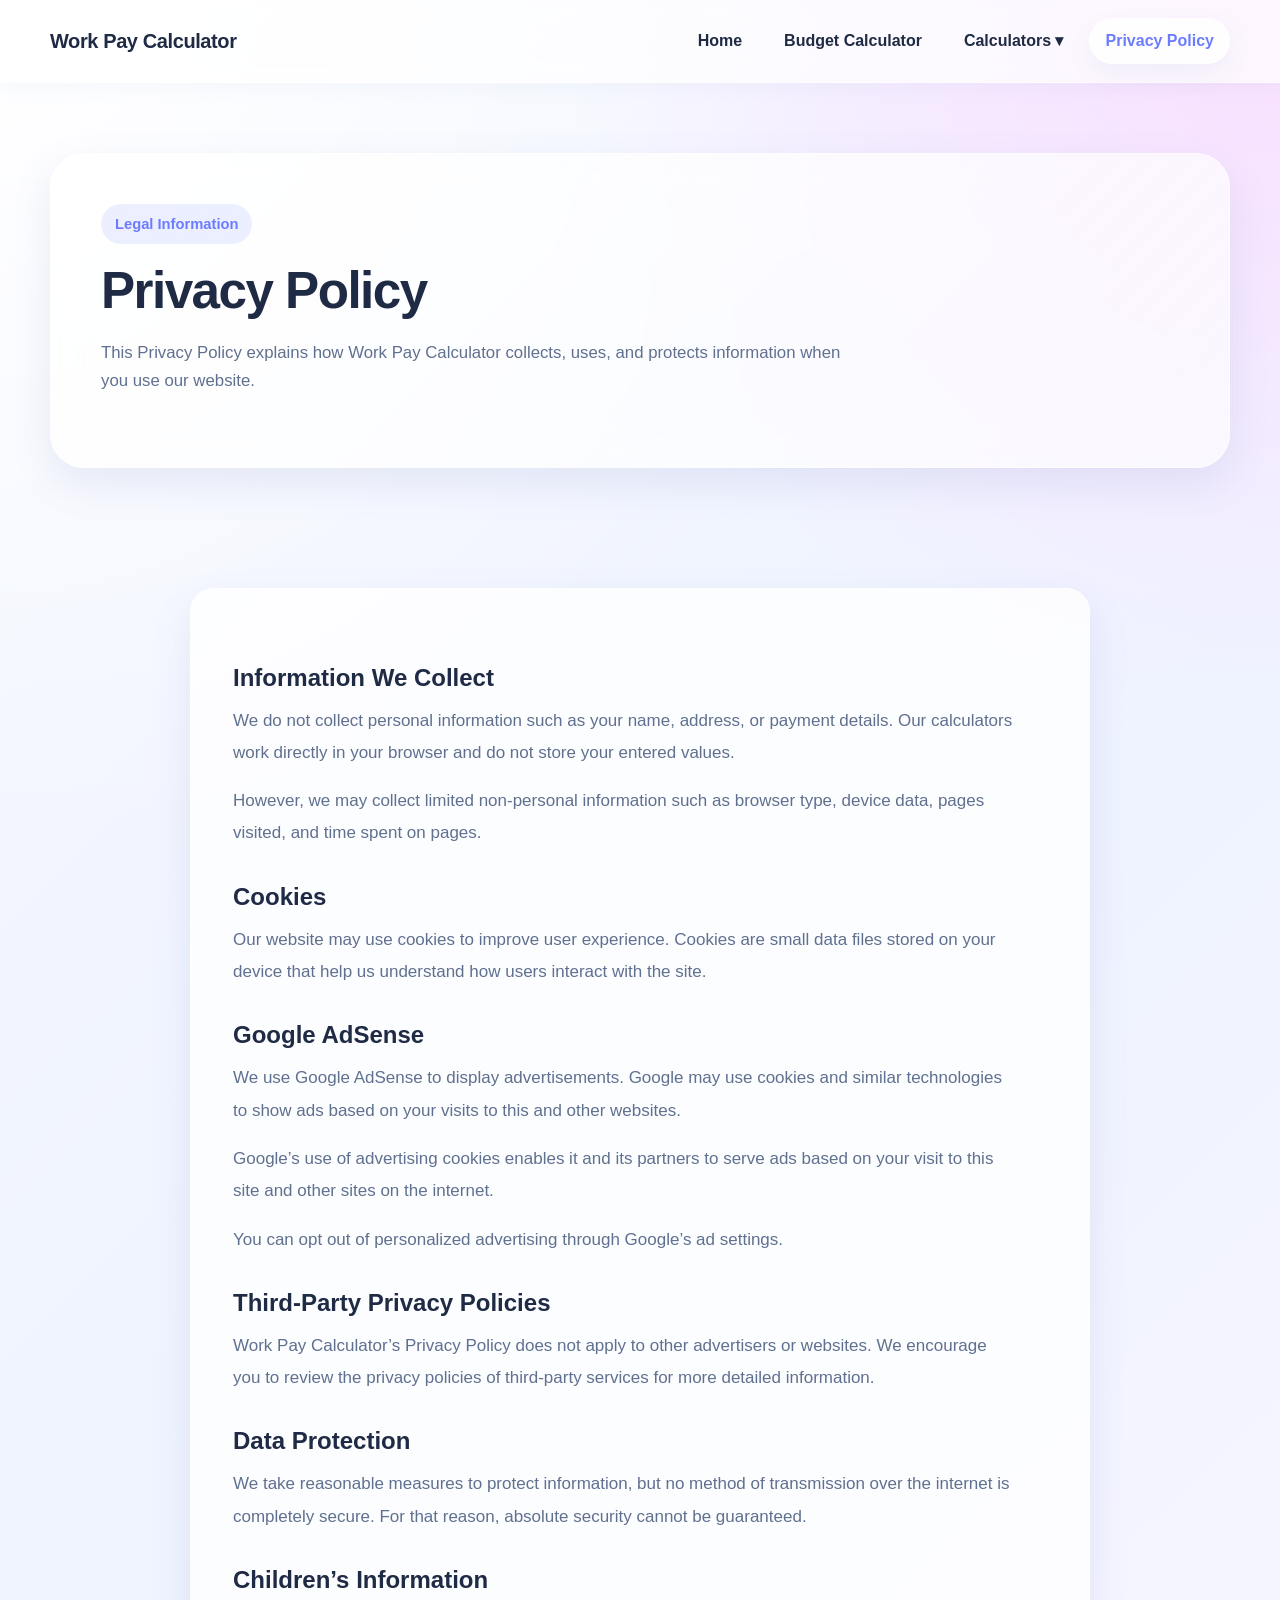
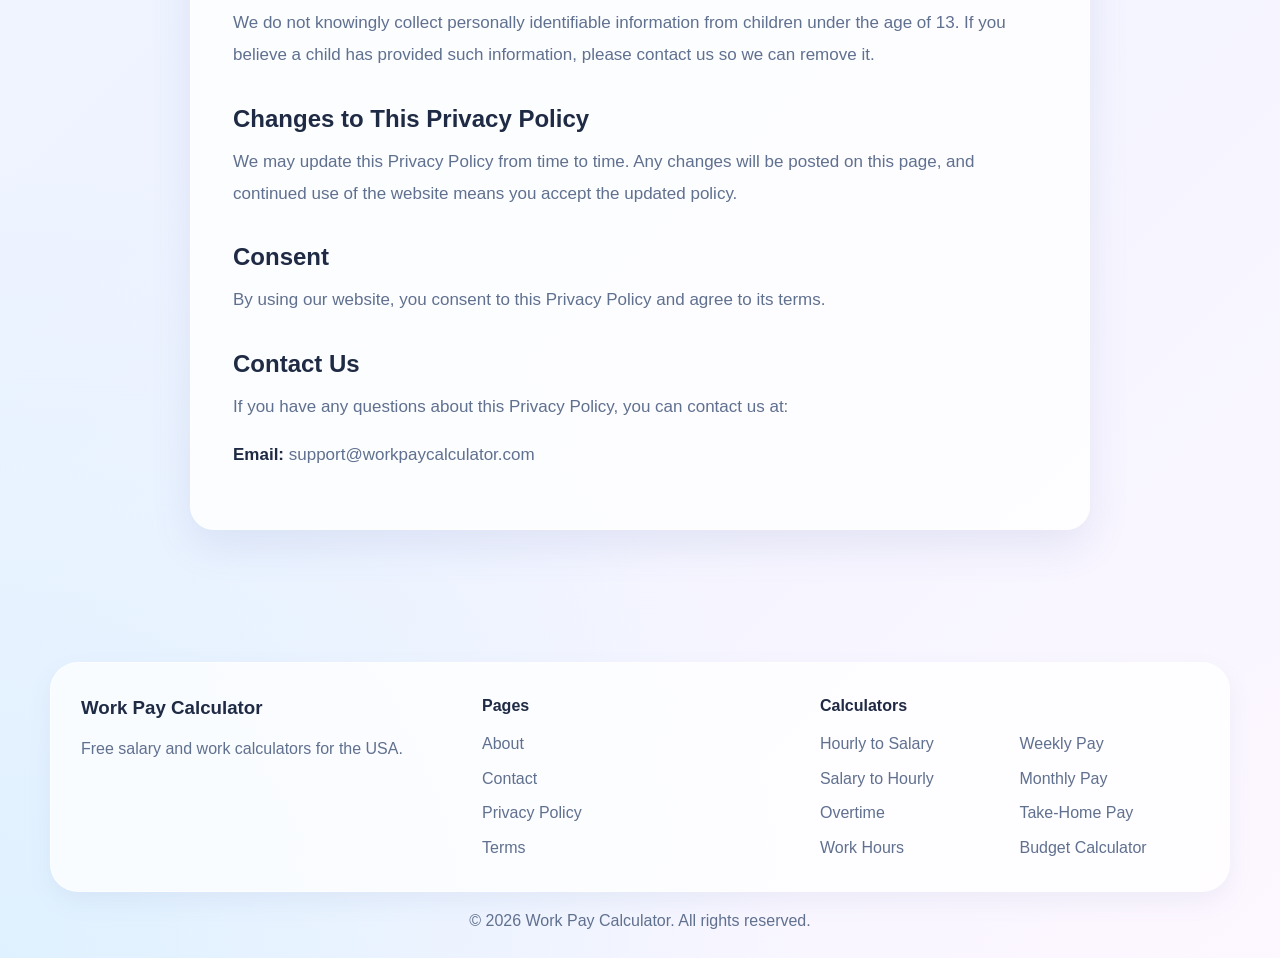
<file: privacy-policy.html>
<!DOCTYPE html>
<html lang="en">
<head>
    <meta charset="UTF-8">
    <meta name="viewport" content="width=device-width, initial-scale=1.0">
    <title>Privacy Policy | Work Pay Calculator</title>
    <meta name="description" content="Privacy Policy for Work Pay Calculator. Learn how we handle your data, cookies, and advertising services.">
    <meta name="keywords" content="privacy policy, data protection, cookies, adsense privacy">
    <meta name="author" content="Work Pay Calculator">
    <link rel="canonical" href="https://abi-1-1.github.io/work-pay-calculator/privacy-policy.html">

    <link rel="icon" type="image/svg+xml" href="favicon.svg">
    <link rel="stylesheet" href="css/style.css">
</head>
<body>

<header class="site-header">
    <div class="container header-wrap">
        <a href="index.html" class="logo">Work Pay Calculator</a>

        <nav class="nav">
            <a href="index.html">Home</a>
            <a href="budget-calculator.html">Budget Calculator</a>

            <div class="dropdown">
                <a href="#" class="dropdown-toggle">Calculators ▾</a>
                <div class="dropdown-menu">
                    <a href="hourly-to-salary.html">Hourly to Salary</a>
                    <a href="salary-to-hourly.html">Salary to Hourly</a>
                    <a href="overtime-calculator.html">Overtime Pay</a>
                    <a href="work-hours-calculator.html">Work Hours</a>
                    <a href="weekly-pay-calculator.html">Weekly Pay</a>
                    <a href="monthly-pay-calculator.html">Monthly Pay</a>
                    <a href="take-home-pay-calculator.html">Take-Home Pay</a>
                </div>
            </div>

            <a class="active" href="privacy-policy.html">Privacy Policy</a>
        </nav>
    </div>
</header>

<main>
    <section class="hero hero-large">
        <div class="container">
            <div class="hero-box">
                <div class="hero-text">
                    <span class="hero-badge">Legal Information</span>
                    <h1>Privacy Policy</h1>
                    <p>
                        This Privacy Policy explains how Work Pay Calculator collects, uses, and protects
                        information when you use our website.
                    </p>
                </div>
            </div>
        </div>
    </section>

    <section class="page-section">
        <div class="container">
            <div class="content-box legal-content">
                <h2>Information We Collect</h2>
                <p>
                    We do not collect personal information such as your name, address, or payment details.
                    Our calculators work directly in your browser and do not store your entered values.
                </p>
                <p>
                    However, we may collect limited non-personal information such as browser type, device data,
                    pages visited, and time spent on pages.
                </p>

                <h2>Cookies</h2>
                <p>
                    Our website may use cookies to improve user experience. Cookies are small data files stored on
                    your device that help us understand how users interact with the site.
                </p>

                <h2>Google AdSense</h2>
                <p>
                    We use Google AdSense to display advertisements. Google may use cookies and similar technologies
                    to show ads based on your visits to this and other websites.
                </p>
                <p>
                    Google’s use of advertising cookies enables it and its partners to serve ads based on your
                    visit to this site and other sites on the internet.
                </p>
                <p>
                    You can opt out of personalized advertising through Google’s ad settings.
                </p>

                <h2>Third-Party Privacy Policies</h2>
                <p>
                    Work Pay Calculator’s Privacy Policy does not apply to other advertisers or websites.
                    We encourage you to review the privacy policies of third-party services for more detailed information.
                </p>

                <h2>Data Protection</h2>
                <p>
                    We take reasonable measures to protect information, but no method of transmission over the internet
                    is completely secure. For that reason, absolute security cannot be guaranteed.
                </p>

                <h2>Children’s Information</h2>
                <p>
                    We do not knowingly collect personally identifiable information from children under the age of 13.
                    If you believe a child has provided such information, please contact us so we can remove it.
                </p>

                <h2>Changes to This Privacy Policy</h2>
                <p>
                    We may update this Privacy Policy from time to time. Any changes will be posted on this page,
                    and continued use of the website means you accept the updated policy.
                </p>

                <h2>Consent</h2>
                <p>
                    By using our website, you consent to this Privacy Policy and agree to its terms.
                </p>

                <h2>Contact Us</h2>
                <p>
                    If you have any questions about this Privacy Policy, you can contact us at:
                </p>
                <p><strong>Email:</strong> support@workpaycalculator.com</p>
            </div>
        </div>
    </section>
</main>

<footer class="site-footer">
    <div class="footer-container">
        <div class="footer-grid">
            <div class="footer-column">
                <h3>Work Pay Calculator</h3>
                <p>Free salary and work calculators for the USA.</p>
            </div>

            <div class="footer-column">
                <h4>Pages</h4>
                <ul class="footer-links">
                    <li><a href="about.html">About</a></li>
                    <li><a href="contact.html">Contact</a></li>
                    <li><a href="privacy-policy.html">Privacy Policy</a></li>
                    <li><a href="terms.html">Terms</a></li>
                </ul>
            </div>

            <div class="footer-column">
                <h4>Calculators</h4>
                <div class="footer-links-split">
                    <ul class="footer-links">
                        <li><a href="hourly-to-salary.html">Hourly to Salary</a></li>
                        <li><a href="salary-to-hourly.html">Salary to Hourly</a></li>
                        <li><a href="overtime-calculator.html">Overtime</a></li>
                        <li><a href="work-hours-calculator.html">Work Hours</a></li>
                    </ul>

                    <ul class="footer-links">
                        <li><a href="weekly-pay-calculator.html">Weekly Pay</a></li>
                        <li><a href="monthly-pay-calculator.html">Monthly Pay</a></li>
                        <li><a href="take-home-pay-calculator.html">Take-Home Pay</a></li>
                        <li><a href="budget-calculator.html">Budget Calculator</a></li>
                    </ul>
                </div>
            </div>
        </div>

        <div class="footer-bottom">
            <p>© 2026 Work Pay Calculator. All rights reserved.</p>
        </div>
    </div>
</footer>

</body>
</html>
</file>
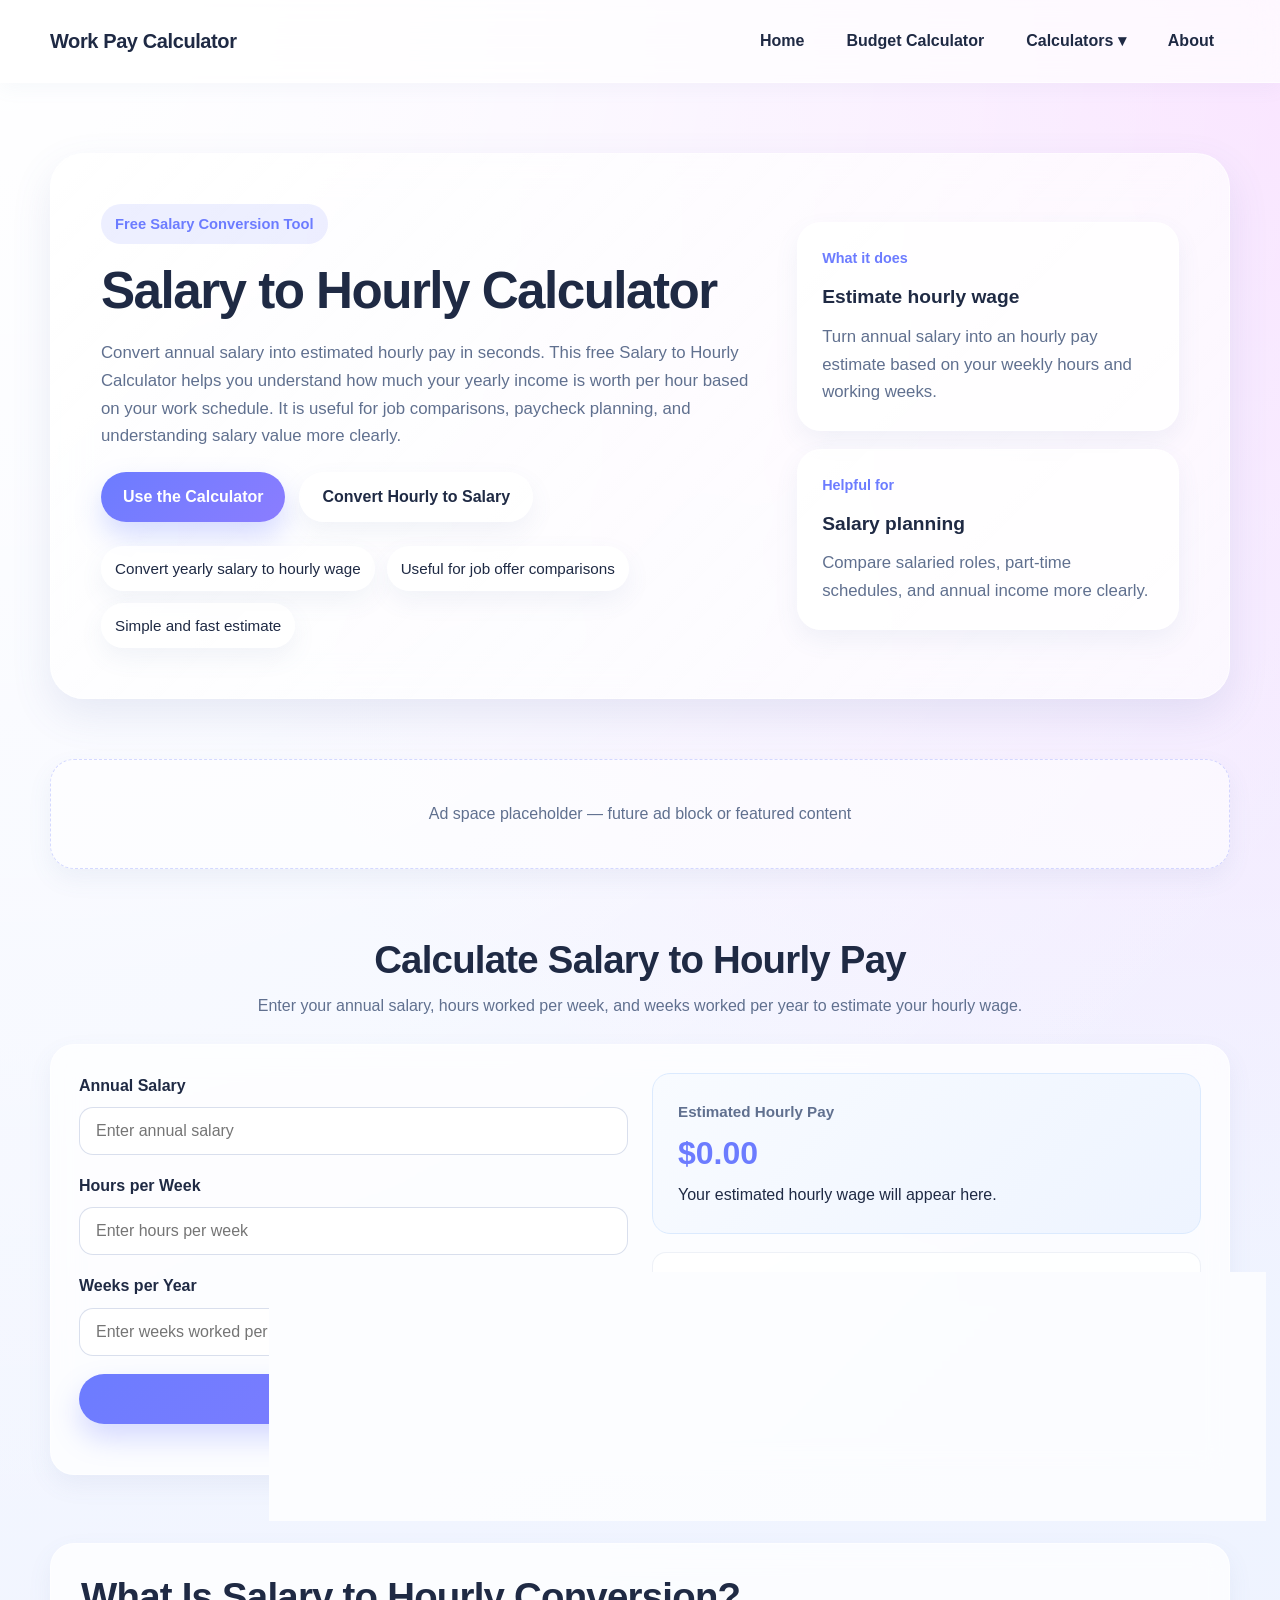
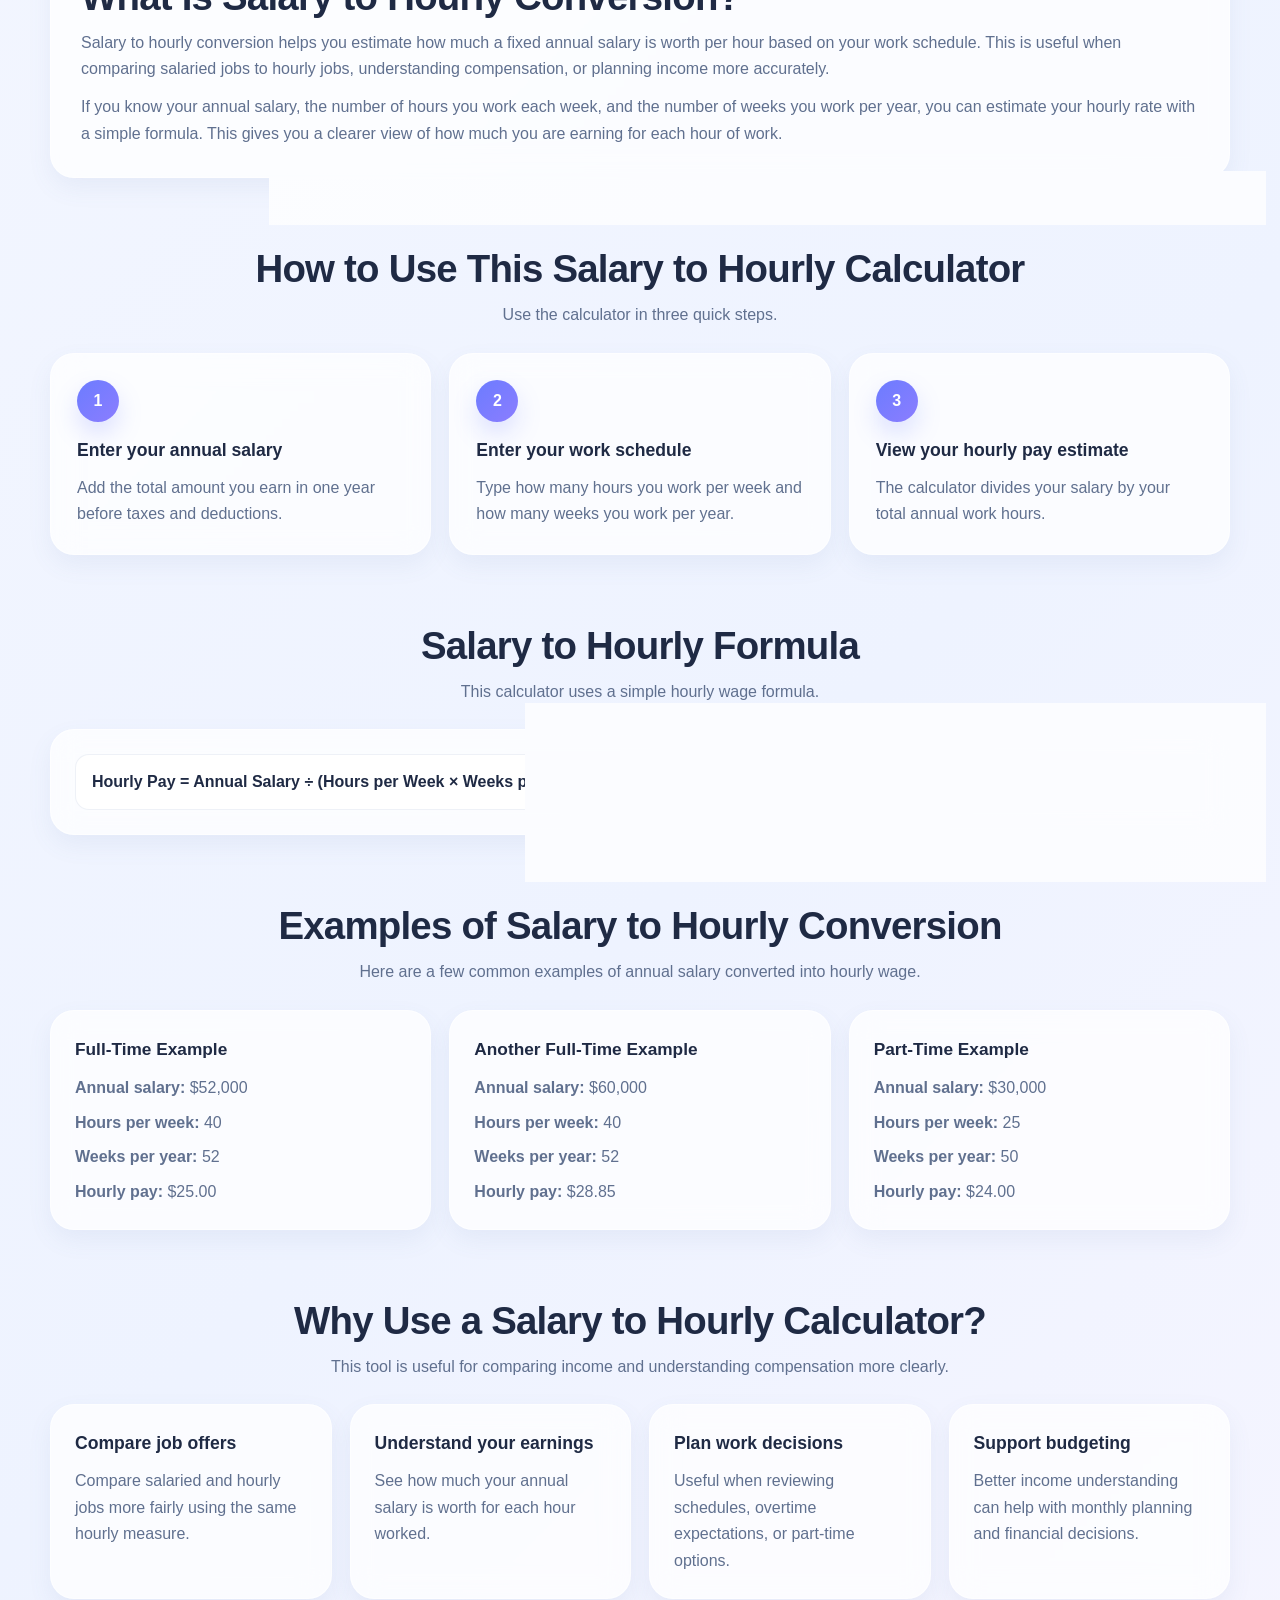
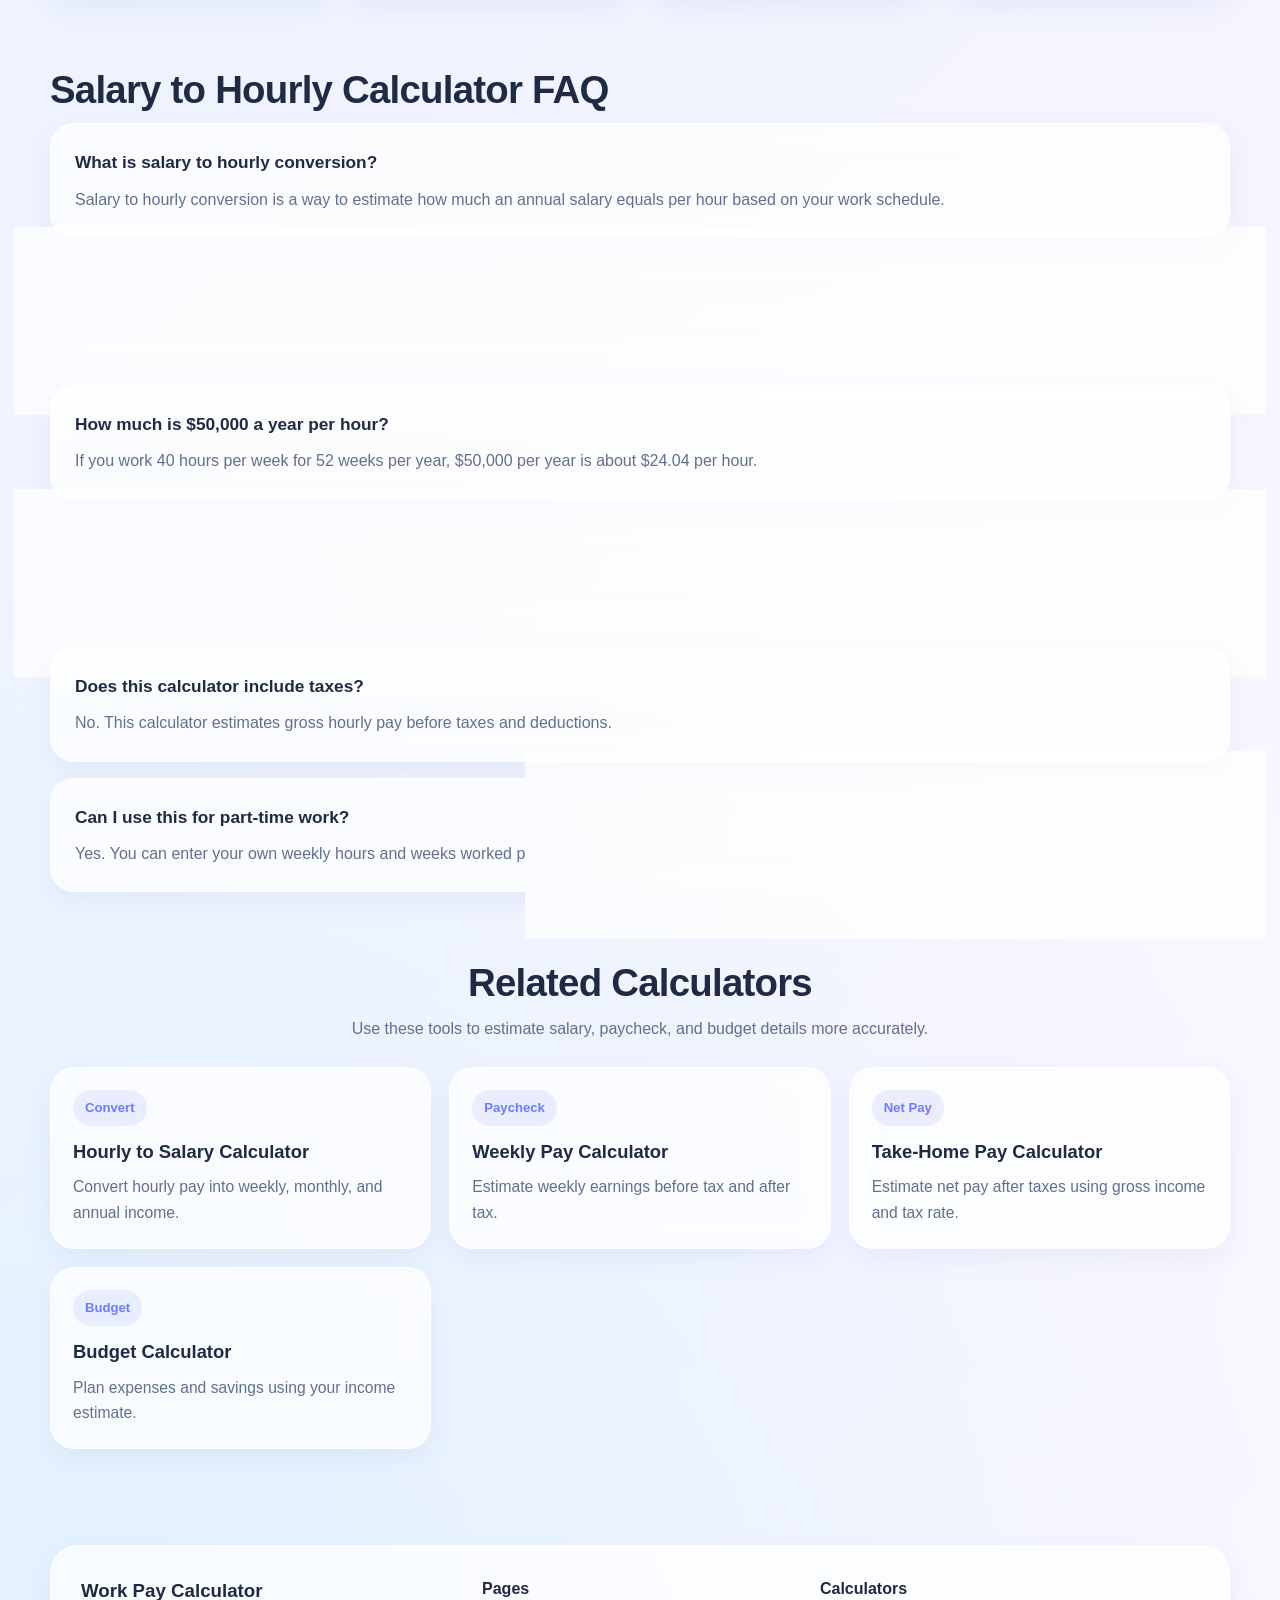
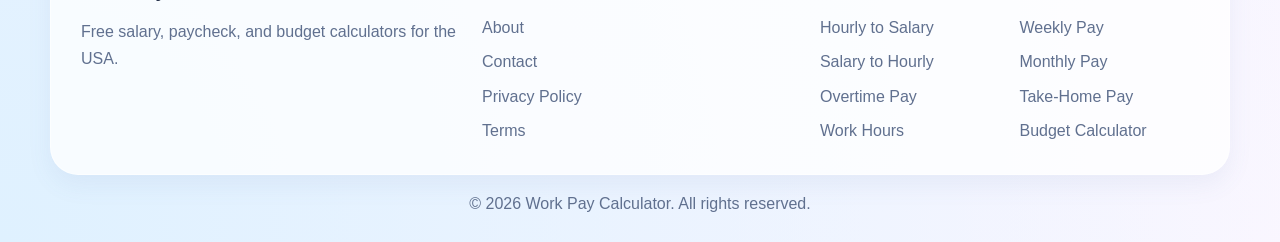
<file: salary-to-hourly.html>
<!DOCTYPE html>
<html lang="en">
<head>
    <meta charset="UTF-8">
    <meta name="viewport" content="width=device-width, initial-scale=1.0">
    <title>Salary to Hourly Calculator | Convert Annual Salary to Hourly Wage</title>
    <meta name="description" content="Use this free Salary to Hourly Calculator to convert annual salary into hourly pay. Estimate hourly wage from yearly income, hours per week, and weeks worked per year.">
    <meta name="keywords" content="salary to hourly calculator, annual salary to hourly, convert salary to hourly wage, how much is salary per hour, yearly income to hourly pay">
    <meta name="author" content="Work Pay Calculator">
    <link rel="canonical" href="https://abi-1-1.github.io/work-pay-calculator/salary-to-hourly.html">

    <meta property="og:title" content="Salary to Hourly Calculator | Convert Annual Salary to Hourly Wage">
    <meta property="og:description" content="Free online salary to hourly calculator for estimating hourly wage from annual salary, weekly hours, and weeks worked per year.">
    <meta property="og:type" content="website">
    <meta property="og:url" content="https://abi-1-1.github.io/work-pay-calculator/salary-to-hourly.html">
    <meta property="og:site_name" content="Work Pay Calculator">

    <meta name="twitter:card" content="summary">
    <meta name="twitter:title" content="Salary to Hourly Calculator">
    <meta name="twitter:description" content="Convert annual salary into estimated hourly pay with this free calculator.">

    <meta name="google-site-verification" content="kU5WNx88euEe9lSblEn7c-zo62_xEEezcfYsFqcPrnw" />

    <script async src="https://pagead2.googlesyndication.com/pagead/js/adsbygoogle.js?client=ca-pub-4736461986844584"
        crossorigin="anonymous"></script>

    <link rel="icon" type="image/svg+xml" href="favicon.svg">
    <link rel="stylesheet" href="css/style.css">
</head>
<body>

    <header class="site-header">
        <div class="container header-wrap">
            <a href="index.html" class="logo">Work Pay Calculator</a>

            <nav class="nav">
                <a href="index.html">Home</a>
                <a href="budget-calculator.html">Budget Calculator</a>

                <div class="dropdown">
                    <a href="#" class="dropdown-toggle">Calculators ▾</a>
                    <div class="dropdown-menu">
                        <a href="hourly-to-salary.html">Hourly to Salary</a>
                        <a class="active" href="salary-to-hourly.html">Salary to Hourly</a>
                        <a href="overtime-calculator.html">Overtime Pay</a>
                        <a href="work-hours-calculator.html">Work Hours</a>
                        <a href="weekly-pay-calculator.html">Weekly Pay</a>
                        <a href="monthly-pay-calculator.html">Monthly Pay</a>
                        <a href="take-home-pay-calculator.html">Take-Home Pay</a>
                    </div>
                </div>

                <a href="about.html">About</a>
            </nav>
        </div>
    </header>

    <main>
        <section class="hero hero-large">
            <div class="container">
                <div class="hero-box hero-grid">
                    <div class="hero-text">
                        <span class="hero-badge">Free Salary Conversion Tool</span>
                        <h1>Salary to Hourly Calculator</h1>
                        <p>
                            Convert annual salary into estimated hourly pay in seconds. This free Salary to Hourly Calculator
                            helps you understand how much your yearly income is worth per hour based on your work schedule.
                            It is useful for job comparisons, paycheck planning, and understanding salary value more clearly.
                        </p>

                        <div class="hero-actions">
                            <a class="main-button" href="#calculator">Use the Calculator</a>
                            <a class="secondary-button" href="hourly-to-salary.html">Convert Hourly to Salary</a>
                        </div>

                        <div class="hero-points">
                            <div class="hero-point">Convert yearly salary to hourly wage</div>
                            <div class="hero-point">Useful for job offer comparisons</div>
                            <div class="hero-point">Simple and fast estimate</div>
                        </div>
                    </div>

                    <div class="hero-side-card">
                        <div class="mini-stat-card">
                            <div class="mini-stat-label">What it does</div>
                            <div class="mini-stat-title">Estimate hourly wage</div>
                            <p>Turn annual salary into an hourly pay estimate based on your weekly hours and working weeks.</p>
                        </div>

                        <div class="mini-stat-card">
                            <div class="mini-stat-label">Helpful for</div>
                            <div class="mini-stat-title">Salary planning</div>
                            <p>Compare salaried roles, part-time schedules, and annual income more clearly.</p>
                        </div>
                    </div>
                </div>
            </div>
        </section>

        <section class="container ad-section">
            <div class="ad-placeholder">
                Ad space placeholder — future ad block or featured content
            </div>
        </section>

        <section class="calculator-section" id="calculator">
            <div class="container">
                <div class="section-heading">
                    <h2>Calculate Salary to Hourly Pay</h2>
                    <p>Enter your annual salary, hours worked per week, and weeks worked per year to estimate your hourly wage.</p>
                </div>

                <div class="calculator-card">
                    <div class="calculator-grid">
                        <div class="calculator-form">
                            <div class="form-group">
                                <label for="annualSalary">Annual Salary</label>
                                <input type="number" id="annualSalary" placeholder="Enter annual salary" min="0" step="0.01">
                            </div>

                            <div class="form-group">
                                <label for="hoursPerWeek">Hours per Week</label>
                                <input type="number" id="hoursPerWeek" placeholder="Enter hours per week" min="1" step="0.01">
                            </div>

                            <div class="form-group">
                                <label for="weeksPerYear">Weeks per Year</label>
                                <input type="number" id="weeksPerYear" placeholder="Enter weeks worked per year" min="1" step="1">
                            </div>

                            <button class="main-button calc-button">Calculate Hourly Pay</button>
                        </div>

                        <div class="calculator-result">
                            <div class="result-box">
                                <div class="result-label">Estimated Hourly Pay</div>
                                <div class="result-value" id="hourlyPayResult">$0.00</div>
                                <p id="resultDescription">
                                    Your estimated hourly wage will appear here.
                                </p>
                            </div>

                            <div class="result-details">
                                <div class="detail-row">
                                    <span>Annual Salary</span>
                                    <strong id="salaryDisplay">$0.00</strong>
                                </div>
                                <div class="detail-row">
                                    <span>Hours per Week</span>
                                    <strong id="hoursDisplay">0</strong>
                                </div>
                                <div class="detail-row">
                                    <span>Weeks per Year</span>
                                    <strong id="weeksDisplay">0</strong>
                                </div>
                            </div>
                        </div>
                    </div>
                </div>
            </div>
        </section>

        <section class="info-section">
            <div class="container">
                <div class="info-box">
                    <h2>What Is Salary to Hourly Conversion?</h2>
                    <p>
                        Salary to hourly conversion helps you estimate how much a fixed annual salary is worth per hour
                        based on your work schedule. This is useful when comparing salaried jobs to hourly jobs,
                        understanding compensation, or planning income more accurately.
                    </p>
                    <p>
                        If you know your annual salary, the number of hours you work each week, and the number of weeks
                        you work per year, you can estimate your hourly rate with a simple formula. This gives you a
                        clearer view of how much you are earning for each hour of work.
                    </p>
                </div>
            </div>
        </section>

        <section class="info-section alt-section">
            <div class="container">
                <div class="section-heading">
                    <h2>How to Use This Salary to Hourly Calculator</h2>
                    <p>Use the calculator in three quick steps.</p>
                </div>

                <div class="steps-grid">
                    <div class="step-card">
                        <div class="step-number">1</div>
                        <h3>Enter your annual salary</h3>
                        <p>Add the total amount you earn in one year before taxes and deductions.</p>
                    </div>

                    <div class="step-card">
                        <div class="step-number">2</div>
                        <h3>Enter your work schedule</h3>
                        <p>Type how many hours you work per week and how many weeks you work per year.</p>
                    </div>

                    <div class="step-card">
                        <div class="step-number">3</div>
                        <h3>View your hourly pay estimate</h3>
                        <p>The calculator divides your salary by your total annual work hours.</p>
                    </div>
                </div>
            </div>
        </section>

        <section class="formula-section">
            <div class="container">
                <div class="section-heading">
                    <h2>Salary to Hourly Formula</h2>
                    <p>This calculator uses a simple hourly wage formula.</p>
                </div>

                <div class="formula-card">
                    <div class="formula-line">Hourly Pay = Annual Salary ÷ (Hours per Week × Weeks per Year)</div>
                </div>
            </div>
        </section>

        <section class="examples-section">
            <div class="container">
                <div class="section-heading">
                    <h2>Examples of Salary to Hourly Conversion</h2>
                    <p>Here are a few common examples of annual salary converted into hourly wage.</p>
                </div>

                <div class="examples-grid">
                    <div class="example-card">
                        <h3>Full-Time Example</h3>
                        <p><strong>Annual salary:</strong> $52,000</p>
                        <p><strong>Hours per week:</strong> 40</p>
                        <p><strong>Weeks per year:</strong> 52</p>
                        <p><strong>Hourly pay:</strong> $25.00</p>
                    </div>

                    <div class="example-card">
                        <h3>Another Full-Time Example</h3>
                        <p><strong>Annual salary:</strong> $60,000</p>
                        <p><strong>Hours per week:</strong> 40</p>
                        <p><strong>Weeks per year:</strong> 52</p>
                        <p><strong>Hourly pay:</strong> $28.85</p>
                    </div>

                    <div class="example-card">
                        <h3>Part-Time Example</h3>
                        <p><strong>Annual salary:</strong> $30,000</p>
                        <p><strong>Hours per week:</strong> 25</p>
                        <p><strong>Weeks per year:</strong> 50</p>
                        <p><strong>Hourly pay:</strong> $24.00</p>
                    </div>
                </div>
            </div>
        </section>

        <section class="use-cases-section">
            <div class="container">
                <div class="section-heading">
                    <h2>Why Use a Salary to Hourly Calculator?</h2>
                    <p>This tool is useful for comparing income and understanding compensation more clearly.</p>
                </div>

                <div class="use-cases-grid">
                    <div class="use-case-card">
                        <h3>Compare job offers</h3>
                        <p>Compare salaried and hourly jobs more fairly using the same hourly measure.</p>
                    </div>

                    <div class="use-case-card">
                        <h3>Understand your earnings</h3>
                        <p>See how much your annual salary is worth for each hour worked.</p>
                    </div>

                    <div class="use-case-card">
                        <h3>Plan work decisions</h3>
                        <p>Useful when reviewing schedules, overtime expectations, or part-time options.</p>
                    </div>

                    <div class="use-case-card">
                        <h3>Support budgeting</h3>
                        <p>Better income understanding can help with monthly planning and financial decisions.</p>
                    </div>
                </div>
            </div>
        </section>

        <section class="faq-section">
            <div class="container">
                <h2>Salary to Hourly Calculator FAQ</h2>

                <div class="faq-list">
                    <div class="faq-item">
                        <h3>What is salary to hourly conversion?</h3>
                        <p>
                            Salary to hourly conversion is a way to estimate how much an annual salary equals per hour
                            based on your work schedule.
                        </p>
                    </div>

                    <div class="faq-item">
                        <h3>How do I calculate hourly pay from salary?</h3>
                        <p>
                            Divide annual salary by total hours worked in a year. Total hours are usually hours per week
                            multiplied by weeks worked per year.
                        </p>
                    </div>

                    <div class="faq-item">
                        <h3>How much is $50,000 a year per hour?</h3>
                        <p>
                            If you work 40 hours per week for 52 weeks per year, $50,000 per year is about $24.04 per hour.
                        </p>
                    </div>

                    <div class="faq-item">
                        <h3>How much is $60,000 a year hourly?</h3>
                        <p>
                            If you work 40 hours per week for 52 weeks, $60,000 per year is about $28.85 per hour.
                        </p>
                    </div>

                    <div class="faq-item">
                        <h3>Does this calculator include taxes?</h3>
                        <p>
                            No. This calculator estimates gross hourly pay before taxes and deductions.
                        </p>
                    </div>

                    <div class="faq-item">
                        <h3>Can I use this for part-time work?</h3>
                        <p>
                            Yes. You can enter your own weekly hours and weeks worked per year for a part-time estimate.
                        </p>
                    </div>
                </div>
            </div>
        </section>

        <section class="related-section">
            <div class="container">
                <div class="section-heading">
                    <h2>Related Calculators</h2>
                    <p>Use these tools to estimate salary, paycheck, and budget details more accurately.</p>
                </div>

                <div class="cards cards-better">
                    <a class="card card-link" href="hourly-to-salary.html">
                        <span class="card-tag">Convert</span>
                        <h3>Hourly to Salary Calculator</h3>
                        <p>Convert hourly pay into weekly, monthly, and annual income.</p>
                    </a>

                    <a class="card card-link" href="weekly-pay-calculator.html">
                        <span class="card-tag">Paycheck</span>
                        <h3>Weekly Pay Calculator</h3>
                        <p>Estimate weekly earnings before tax and after tax.</p>
                    </a>

                    <a class="card card-link" href="take-home-pay-calculator.html">
                        <span class="card-tag">Net Pay</span>
                        <h3>Take-Home Pay Calculator</h3>
                        <p>Estimate net pay after taxes using gross income and tax rate.</p>
                    </a>

                    <a class="card card-link" href="budget-calculator.html">
                        <span class="card-tag">Budget</span>
                        <h3>Budget Calculator</h3>
                        <p>Plan expenses and savings using your income estimate.</p>
                    </a>
                </div>
            </div>
        </section>
    </main>

    <footer class="site-footer">
        <div class="footer-container">
            <div class="footer-grid">
                <div class="footer-column">
                    <h3>Work Pay Calculator</h3>
                    <p>Free salary, paycheck, and budget calculators for the USA.</p>
                </div>

                <div class="footer-column">
                    <h4>Pages</h4>
                    <ul class="footer-links">
                        <li><a href="about.html">About</a></li>
                        <li><a href="contact.html">Contact</a></li>
                        <li><a href="privacy-policy.html">Privacy Policy</a></li>
                        <li><a href="terms.html">Terms</a></li>
                    </ul>
                </div>

                <div class="footer-column">
                    <h4>Calculators</h4>
                    <div class="footer-links-split">
                        <ul class="footer-links">
                            <li><a href="hourly-to-salary.html">Hourly to Salary</a></li>
                            <li><a href="salary-to-hourly.html">Salary to Hourly</a></li>
                            <li><a href="overtime-calculator.html">Overtime Pay</a></li>
                            <li><a href="work-hours-calculator.html">Work Hours</a></li>
                        </ul>

                        <ul class="footer-links">
                            <li><a href="weekly-pay-calculator.html">Weekly Pay</a></li>
                            <li><a href="monthly-pay-calculator.html">Monthly Pay</a></li>
                            <li><a href="take-home-pay-calculator.html">Take-Home Pay</a></li>
                            <li><a href="budget-calculator.html">Budget Calculator</a></li>
                        </ul>
                    </div>
                </div>
            </div>

            <div class="footer-bottom">
                <p>© 2026 Work Pay Calculator. All rights reserved.</p>
            </div>
        </div>
    </footer>

    <script src="js/main.js"></script>
</body>
</html>
</file>
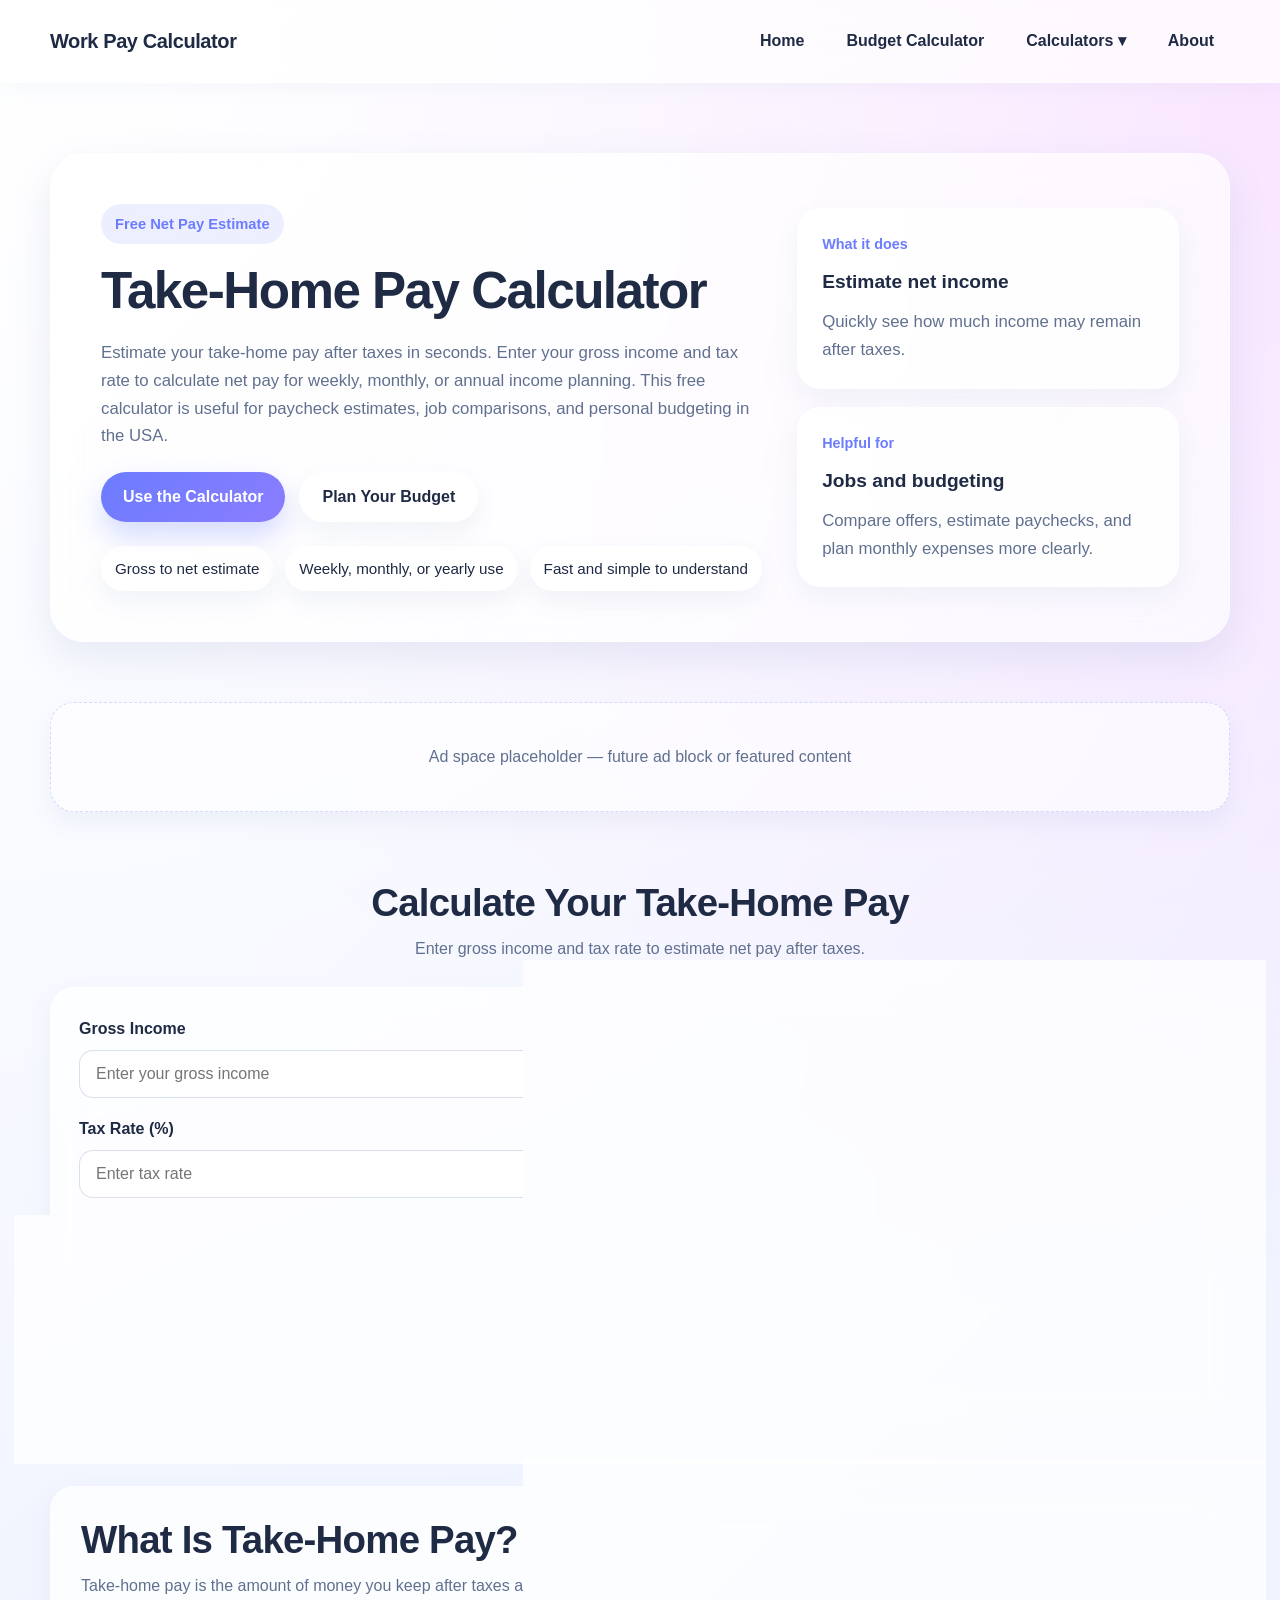
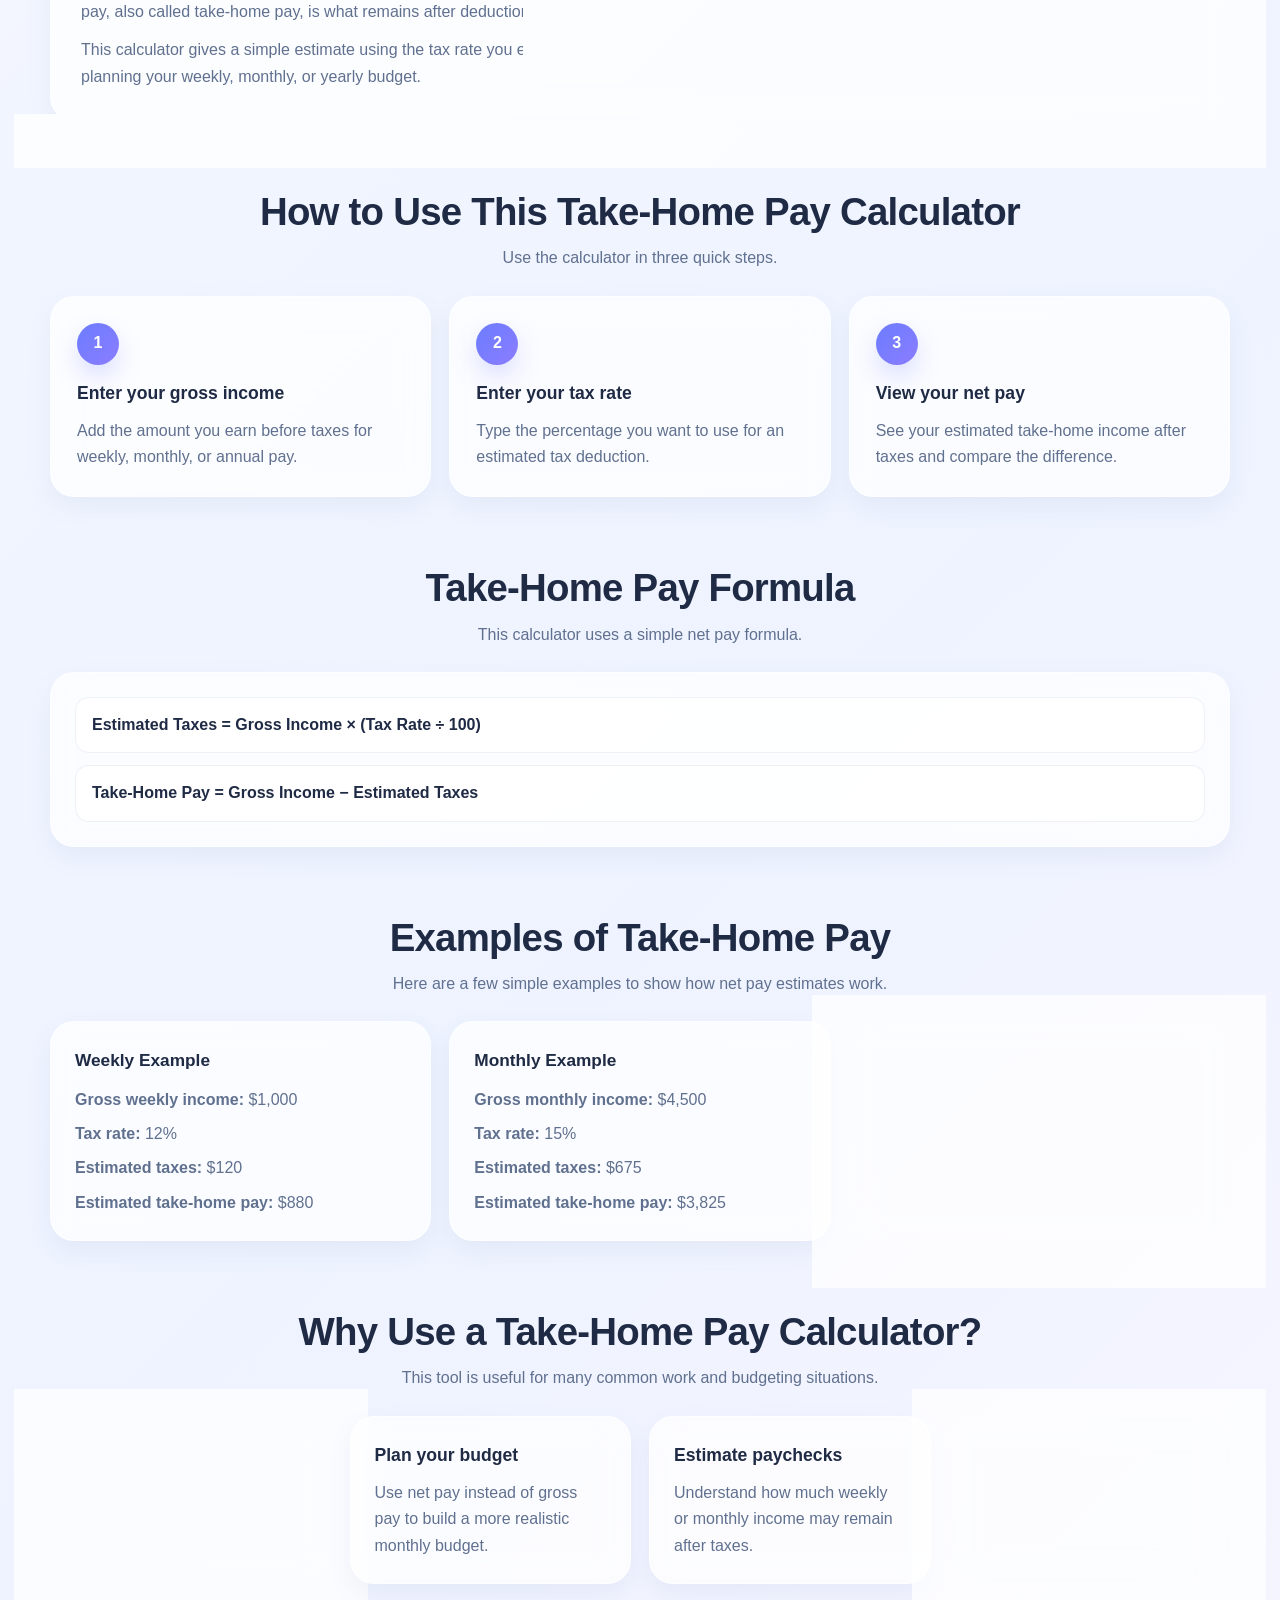
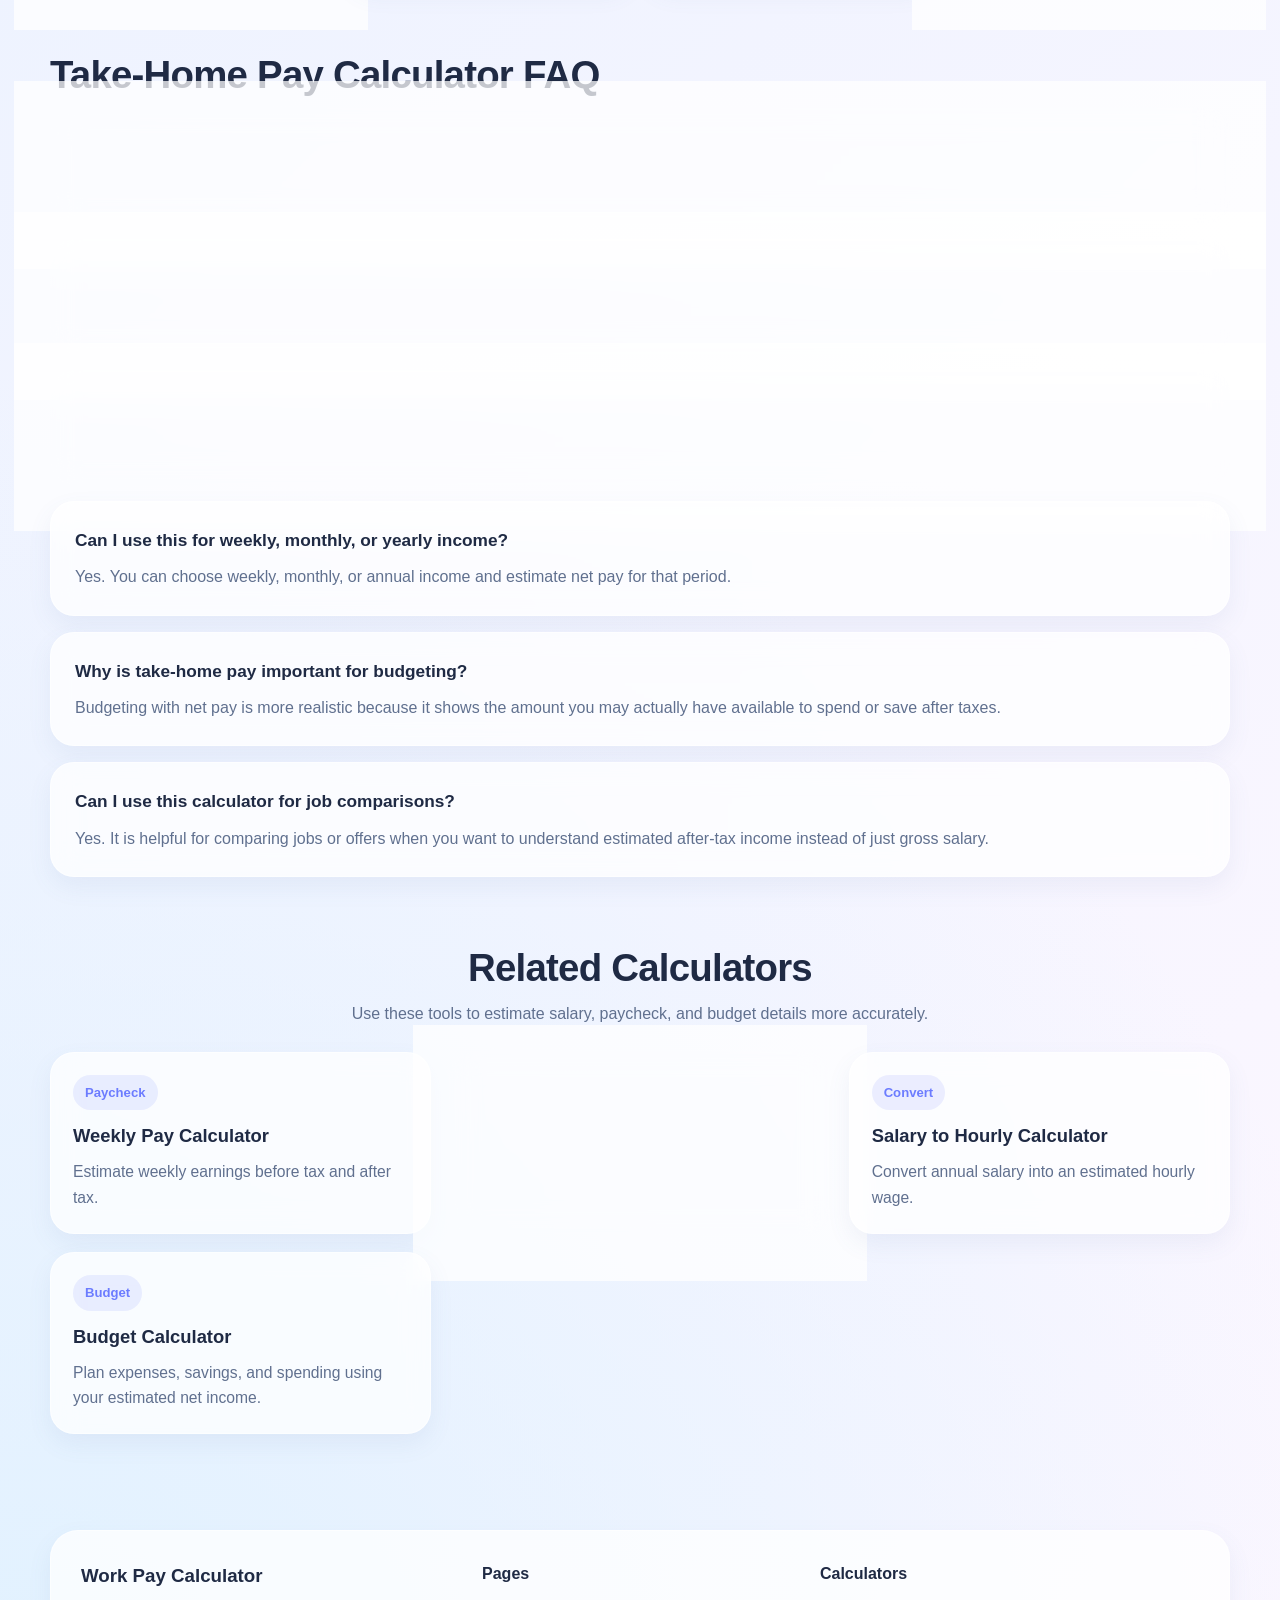
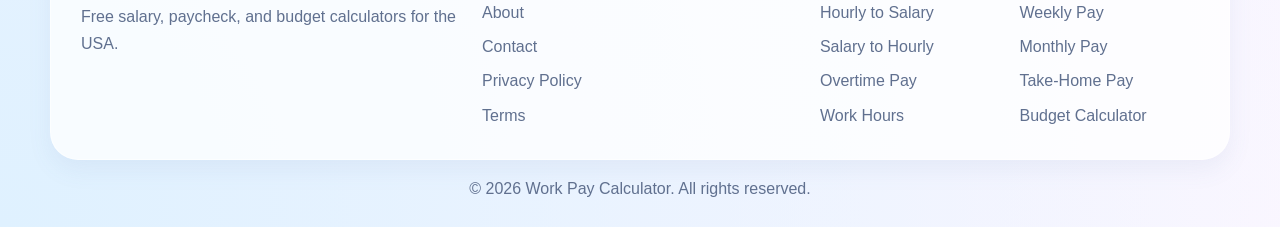
<file: take-home-pay-calculator.html>
<!DOCTYPE html>
<html lang="en">
<head>
    <meta charset="UTF-8">
    <meta name="viewport" content="width=device-width, initial-scale=1.0">

    <title>Take-Home Pay Calculator | Estimate Net Pay After Taxes in the USA</title>
    <meta name="description" content="Use this free Take-Home Pay Calculator to estimate net pay after taxes. Calculate weekly, monthly, or annual take-home income from gross pay and tax rate in seconds.">
    <meta name="keywords" content="take-home pay calculator, net pay calculator, after tax calculator, paycheck after tax, gross to net pay calculator, take home income calculator, USA pay calculator">
    <meta name="author" content="Work Pay Calculator">
    <link rel="canonical" href="https://abi-1-1.github.io/work-pay-calculator/take-home-pay-calculator.html">

    <meta property="og:title" content="Take-Home Pay Calculator | Estimate Net Pay After Taxes in the USA">
    <meta property="og:description" content="Free online take-home pay calculator for weekly, monthly, and annual net pay estimates after tax.">
    <meta property="og:type" content="website">
    <meta property="og:url" content="https://abi-1-1.github.io/work-pay-calculator/take-home-pay-calculator.html">
    <meta property="og:site_name" content="Work Pay Calculator">

    <meta name="twitter:card" content="summary">
    <meta name="twitter:title" content="Take-Home Pay Calculator">
    <meta name="twitter:description" content="Estimate take-home pay after taxes with this free calculator.">

    <meta name="google-site-verification" content="kU5WNx88euEe9lSblEn7c-zo62_xEEezcfYsFqcPrnw" />

    <script async src="https://pagead2.googlesyndication.com/pagead/js/adsbygoogle.js?client=ca-pub-4736461986844584"
        crossorigin="anonymous"></script>

    <link rel="icon" type="image/svg+xml" href="favicon.svg">
    <link rel="stylesheet" href="css/style.css">
</head>
<body>

    <header class="site-header">
        <div class="container header-wrap">
            <a href="index.html" class="logo">Work Pay Calculator</a>

            <nav class="nav">
                <a href="index.html">Home</a>
                <a href="budget-calculator.html">Budget Calculator</a>

                <div class="dropdown">
                    <a href="#" class="dropdown-toggle">Calculators ▾</a>
                    <div class="dropdown-menu">
                        <a href="hourly-to-salary.html">Hourly to Salary</a>
                        <a href="salary-to-hourly.html">Salary to Hourly</a>
                        <a href="overtime-calculator.html">Overtime Pay</a>
                        <a href="work-hours-calculator.html">Work Hours</a>
                        <a href="weekly-pay-calculator.html">Weekly Pay</a>
                        <a href="monthly-pay-calculator.html">Monthly Pay</a>
                        <a class="active" href="take-home-pay-calculator.html">Take-Home Pay</a>
                    </div>
                </div>

                <a href="about.html">About</a>
            </nav>
        </div>
    </header>

    <main>
        <section class="hero hero-large">
            <div class="container">
                <div class="hero-box hero-grid">
                    <div class="hero-text">
                        <span class="hero-badge">Free Net Pay Estimate</span>
                        <h1>Take-Home Pay Calculator</h1>
                        <p>
                            Estimate your take-home pay after taxes in seconds. Enter your gross income and tax rate
                            to calculate net pay for weekly, monthly, or annual income planning. This free calculator
                            is useful for paycheck estimates, job comparisons, and personal budgeting in the USA.
                        </p>

                        <div class="hero-actions">
                            <a class="main-button" href="#calculator">Use the Calculator</a>
                            <a class="secondary-button" href="budget-calculator.html">Plan Your Budget</a>
                        </div>

                        <div class="hero-points">
                            <div class="hero-point">Gross to net estimate</div>
                            <div class="hero-point">Weekly, monthly, or yearly use</div>
                            <div class="hero-point">Fast and simple to understand</div>
                        </div>
                    </div>

                    <div class="hero-side-card">
                        <div class="mini-stat-card">
                            <div class="mini-stat-label">What it does</div>
                            <div class="mini-stat-title">Estimate net income</div>
                            <p>Quickly see how much income may remain after taxes.</p>
                        </div>

                        <div class="mini-stat-card">
                            <div class="mini-stat-label">Helpful for</div>
                            <div class="mini-stat-title">Jobs and budgeting</div>
                            <p>Compare offers, estimate paychecks, and plan monthly expenses more clearly.</p>
                        </div>
                    </div>
                </div>
            </div>
        </section>

        <section class="container ad-section">
            <div class="ad-placeholder">
                Ad space placeholder — future ad block or featured content
            </div>
        </section>

        <section class="calculator-section" id="calculator">
            <div class="container">
                <div class="section-heading">
                    <h2>Calculate Your Take-Home Pay</h2>
                    <p>Enter gross income and tax rate to estimate net pay after taxes.</p>
                </div>

                <div class="calculator-card">
                    <div class="calculator-grid">
                        <div class="calculator-form">
                            <div class="form-group">
                                <label for="grossIncome">Gross Income</label>
                                <input type="number" id="grossIncome" placeholder="Enter your gross income" min="0" step="0.01">
                            </div>

                            <div class="form-group">
                                <label for="taxRate">Tax Rate (%)</label>
                                <input type="number" id="taxRate" placeholder="Enter tax rate" min="0" max="100" step="0.01">
                            </div>

                            <div class="form-group">
                                <label for="incomeType">Income Type</label>
                                <select id="incomeType">
                                    <option value="weekly">Weekly</option>
                                    <option value="monthly">Monthly</option>
                                    <option value="annual">Annual</option>
                                </select>
                            </div>

                            <button class="main-button calc-button">Calculate Take-Home Pay</button>
                        </div>

                        <div class="calculator-result">
                            <div class="result-box">
                                <div class="result-label">Estimated Net Pay</div>
                                <div class="result-value" id="netPayResult">$0.00</div>
                                <p id="resultDescription">
                                    Your estimated take-home pay after taxes will appear here.
                                </p>
                            </div>

                            <div class="result-details">
                                <div class="detail-row">
                                    <span>Gross Income</span>
                                    <strong id="grossDisplay">$0.00</strong>
                                </div>
                                <div class="detail-row">
                                    <span>Estimated Taxes</span>
                                    <strong id="taxDisplay">$0.00</strong>
                                </div>
                                <div class="detail-row">
                                    <span>Income Type</span>
                                    <strong id="typeDisplay">Weekly</strong>
                                </div>
                            </div>
                        </div>
                    </div>
                </div>
            </div>
        </section>

        <section class="info-section">
            <div class="container">
                <div class="info-box">
                    <h2>What Is Take-Home Pay?</h2>
                    <p>
                        Take-home pay is the amount of money you keep after taxes are taken out of your gross income.
                        Gross pay is the total amount earned before taxes, while net pay, also called take-home pay,
                        is what remains after deductions such as income tax.
                    </p>
                    <p>
                        This calculator gives a simple estimate using the tax rate you enter. It is useful for
                        understanding paycheck value, comparing gross and net income, and planning your weekly,
                        monthly, or yearly budget.
                    </p>
                </div>
            </div>
        </section>

        <section class="info-section alt-section">
            <div class="container">
                <div class="section-heading">
                    <h2>How to Use This Take-Home Pay Calculator</h2>
                    <p>Use the calculator in three quick steps.</p>
                </div>

                <div class="steps-grid">
                    <div class="step-card">
                        <div class="step-number">1</div>
                        <h3>Enter your gross income</h3>
                        <p>Add the amount you earn before taxes for weekly, monthly, or annual pay.</p>
                    </div>

                    <div class="step-card">
                        <div class="step-number">2</div>
                        <h3>Enter your tax rate</h3>
                        <p>Type the percentage you want to use for an estimated tax deduction.</p>
                    </div>

                    <div class="step-card">
                        <div class="step-number">3</div>
                        <h3>View your net pay</h3>
                        <p>See your estimated take-home income after taxes and compare the difference.</p>
                    </div>
                </div>
            </div>
        </section>

        <section class="formula-section">
            <div class="container">
                <div class="section-heading">
                    <h2>Take-Home Pay Formula</h2>
                    <p>This calculator uses a simple net pay formula.</p>
                </div>

                <div class="formula-card">
                    <div class="formula-line">Estimated Taxes = Gross Income × (Tax Rate ÷ 100)</div>
                    <div class="formula-line">Take-Home Pay = Gross Income − Estimated Taxes</div>
                </div>
            </div>
        </section>

        <section class="examples-section">
            <div class="container">
                <div class="section-heading">
                    <h2>Examples of Take-Home Pay</h2>
                    <p>Here are a few simple examples to show how net pay estimates work.</p>
                </div>

                <div class="examples-grid">
                    <div class="example-card">
                        <h3>Weekly Example</h3>
                        <p><strong>Gross weekly income:</strong> $1,000</p>
                        <p><strong>Tax rate:</strong> 12%</p>
                        <p><strong>Estimated taxes:</strong> $120</p>
                        <p><strong>Estimated take-home pay:</strong> $880</p>
                    </div>

                    <div class="example-card">
                        <h3>Monthly Example</h3>
                        <p><strong>Gross monthly income:</strong> $4,500</p>
                        <p><strong>Tax rate:</strong> 15%</p>
                        <p><strong>Estimated taxes:</strong> $675</p>
                        <p><strong>Estimated take-home pay:</strong> $3,825</p>
                    </div>

                    <div class="example-card">
                        <h3>Annual Example</h3>
                        <p><strong>Gross annual income:</strong> $60,000</p>
                        <p><strong>Tax rate:</strong> 18%</p>
                        <p><strong>Estimated taxes:</strong> $10,800</p>
                        <p><strong>Estimated take-home pay:</strong> $49,200</p>
                    </div>
                </div>
            </div>
        </section>

        <section class="use-cases-section">
            <div class="container">
                <div class="section-heading">
                    <h2>Why Use a Take-Home Pay Calculator?</h2>
                    <p>This tool is useful for many common work and budgeting situations.</p>
                </div>

                <div class="use-cases-grid">
                    <div class="use-case-card">
                        <h3>Compare job offers</h3>
                        <p>See the difference between gross salary and estimated net income more clearly.</p>
                    </div>

                    <div class="use-case-card">
                        <h3>Plan your budget</h3>
                        <p>Use net pay instead of gross pay to build a more realistic monthly budget.</p>
                    </div>

                    <div class="use-case-card">
                        <h3>Estimate paychecks</h3>
                        <p>Understand how much weekly or monthly income may remain after taxes.</p>
                    </div>

                    <div class="use-case-card">
                        <h3>Understand deductions</h3>
                        <p>See how tax percentages can change what you actually keep from your income.</p>
                    </div>
                </div>
            </div>
        </section>

        <section class="faq-section">
            <div class="container">
                <h2>Take-Home Pay Calculator FAQ</h2>

                <div class="faq-list">
                    <div class="faq-item">
                        <h3>What is take-home pay?</h3>
                        <p>
                            Take-home pay is the amount of money you keep after taxes and deductions are removed
                            from your gross income.
                        </p>
                    </div>

                    <div class="faq-item">
                        <h3>What is the difference between gross pay and net pay?</h3>
                        <p>
                            Gross pay is your total earnings before deductions. Net pay, or take-home pay,
                            is the amount left after taxes and other deductions.
                        </p>
                    </div>

                    <div class="faq-item">
                        <h3>Is this calculator exact?</h3>
                        <p>
                            No. This is a simplified estimate based on the tax rate you enter. Actual paycheck
                            deductions may vary by state, employer, benefits, and other factors.
                        </p>
                    </div>

                    <div class="faq-item">
                        <h3>Can I use this for weekly, monthly, or yearly income?</h3>
                        <p>
                            Yes. You can choose weekly, monthly, or annual income and estimate net pay for that period.
                        </p>
                    </div>

                    <div class="faq-item">
                        <h3>Why is take-home pay important for budgeting?</h3>
                        <p>
                            Budgeting with net pay is more realistic because it shows the amount you may actually have
                            available to spend or save after taxes.
                        </p>
                    </div>

                    <div class="faq-item">
                        <h3>Can I use this calculator for job comparisons?</h3>
                        <p>
                            Yes. It is helpful for comparing jobs or offers when you want to understand estimated
                            after-tax income instead of just gross salary.
                        </p>
                    </div>
                </div>
            </div>
        </section>

        <section class="related-section">
            <div class="container">
                <div class="section-heading">
                    <h2>Related Calculators</h2>
                    <p>Use these tools to estimate salary, paycheck, and budget details more accurately.</p>
                </div>

                <div class="cards cards-better">
                    <a class="card card-link" href="weekly-pay-calculator.html">
                        <span class="card-tag">Paycheck</span>
                        <h3>Weekly Pay Calculator</h3>
                        <p>Estimate weekly earnings before tax and after tax.</p>
                    </a>

                    <a class="card card-link" href="monthly-pay-calculator.html">
                        <span class="card-tag">Paycheck</span>
                        <h3>Monthly Pay Calculator</h3>
                        <p>Estimate monthly income from salary, hourly wages, or weekly pay.</p>
                    </a>

                    <a class="card card-link" href="salary-to-hourly.html">
                        <span class="card-tag">Convert</span>
                        <h3>Salary to Hourly Calculator</h3>
                        <p>Convert annual salary into an estimated hourly wage.</p>
                    </a>

                    <a class="card card-link" href="budget-calculator.html">
                        <span class="card-tag">Budget</span>
                        <h3>Budget Calculator</h3>
                        <p>Plan expenses, savings, and spending using your estimated net income.</p>
                    </a>
                </div>
            </div>
        </section>
    </main>

    <footer class="site-footer">
        <div class="footer-container">
            <div class="footer-grid">
                <div class="footer-column">
                    <h3>Work Pay Calculator</h3>
                    <p>Free salary, paycheck, and budget calculators for the USA.</p>
                </div>

                <div class="footer-column">
                    <h4>Pages</h4>
                    <ul class="footer-links">
                        <li><a href="about.html">About</a></li>
                        <li><a href="contact.html">Contact</a></li>
                        <li><a href="privacy-policy.html">Privacy Policy</a></li>
                        <li><a href="terms.html">Terms</a></li>
                    </ul>
                </div>

                <div class="footer-column">
                    <h4>Calculators</h4>
                    <div class="footer-links-split">
                        <ul class="footer-links">
                            <li><a href="hourly-to-salary.html">Hourly to Salary</a></li>
                            <li><a href="salary-to-hourly.html">Salary to Hourly</a></li>
                            <li><a href="overtime-calculator.html">Overtime Pay</a></li>
                            <li><a href="work-hours-calculator.html">Work Hours</a></li>
                        </ul>

                        <ul class="footer-links">
                            <li><a href="weekly-pay-calculator.html">Weekly Pay</a></li>
                            <li><a href="monthly-pay-calculator.html">Monthly Pay</a></li>
                            <li><a href="take-home-pay-calculator.html">Take-Home Pay</a></li>
                            <li><a href="budget-calculator.html">Budget Calculator</a></li>
                        </ul>
                    </div>
                </div>
            </div>

            <div class="footer-bottom">
                <p>© 2026 Work Pay Calculator. All rights reserved.</p>
            </div>
        </div>
    </footer>

    <script src="js/main.js"></script>
</html>
</file>
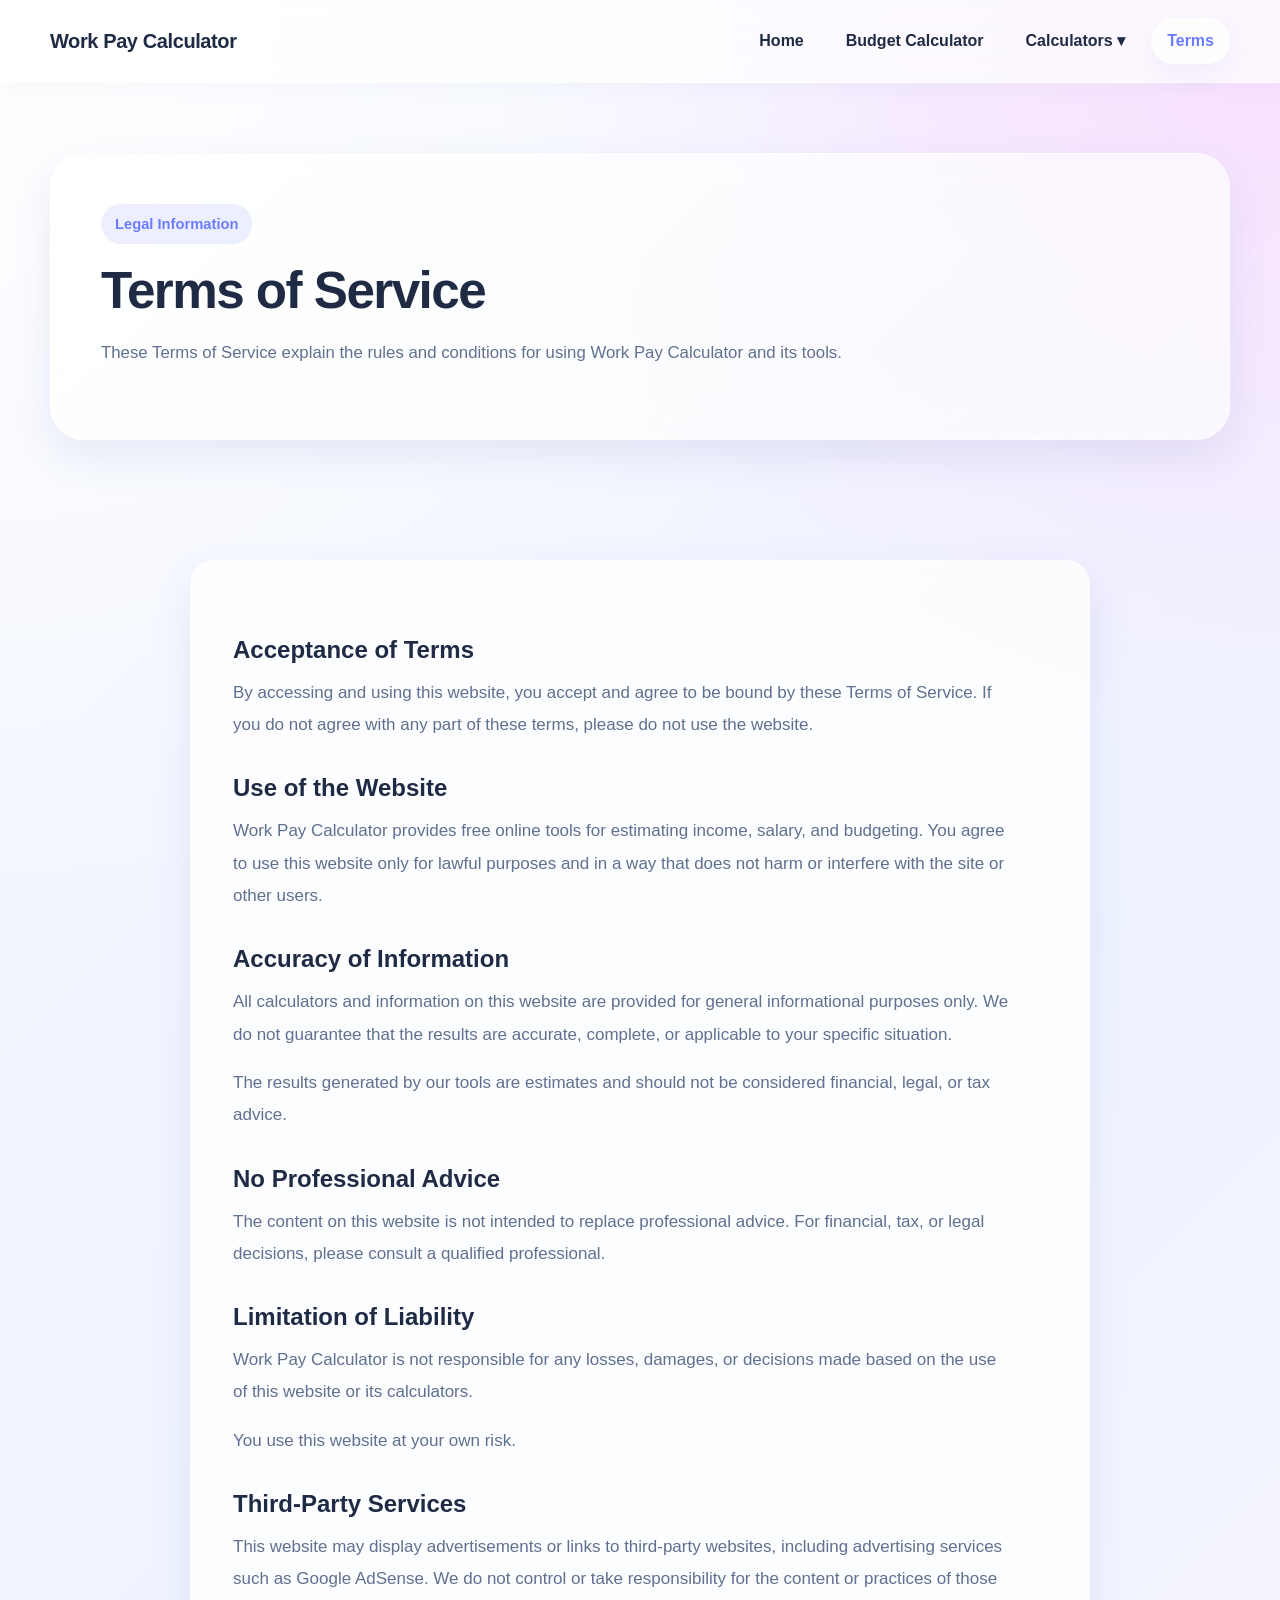
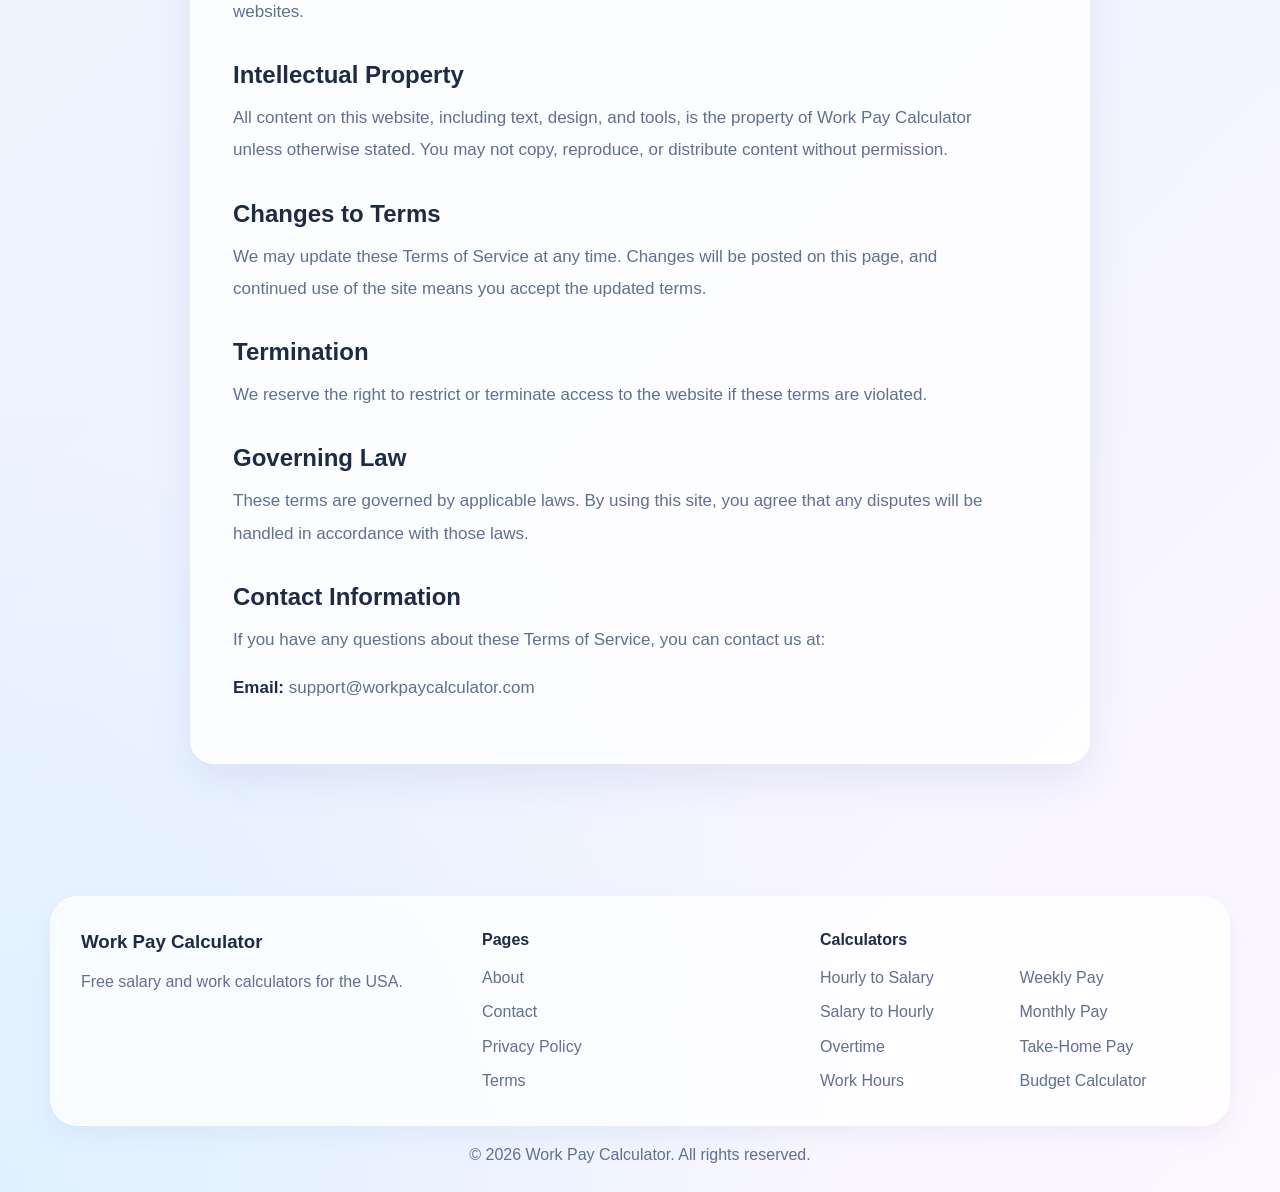
<file: terms.html>
<!DOCTYPE html>
<html lang="en">
<head>
    <meta charset="UTF-8">
    <meta name="viewport" content="width=device-width, initial-scale=1.0">
    <title>Terms of Service | Work Pay Calculator</title>
    <meta name="description" content="Terms of Service for Work Pay Calculator. Learn the rules and conditions for using our website and tools.">
    <meta name="keywords" content="terms of service, website terms, conditions of use">
    <meta name="author" content="Work Pay Calculator">
    <link rel="canonical" href="https://abi-1-1.github.io/work-pay-calculator/terms.html">

    <link rel="icon" type="image/svg+xml" href="favicon.svg">
    <link rel="stylesheet" href="css/style.css">
</head>
<body>

<header class="site-header">
    <div class="container header-wrap">
        <a href="index.html" class="logo">Work Pay Calculator</a>

        <nav class="nav">
            <a href="index.html">Home</a>
            <a href="budget-calculator.html">Budget Calculator</a>

            <div class="dropdown">
                <a href="#" class="dropdown-toggle">Calculators ▾</a>
                <div class="dropdown-menu">
                    <a href="hourly-to-salary.html">Hourly to Salary</a>
                    <a href="salary-to-hourly.html">Salary to Hourly</a>
                    <a href="overtime-calculator.html">Overtime Pay</a>
                    <a href="work-hours-calculator.html">Work Hours</a>
                    <a href="weekly-pay-calculator.html">Weekly Pay</a>
                    <a href="monthly-pay-calculator.html">Monthly Pay</a>
                    <a href="take-home-pay-calculator.html">Take-Home Pay</a>
                </div>
            </div>

            <a class="active" href="terms.html">Terms</a>
        </nav>
    </div>
</header>

<main>
    <section class="hero hero-large">
        <div class="container">
            <div class="hero-box">
                <div class="hero-text">
                    <span class="hero-badge">Legal Information</span>
                    <h1>Terms of Service</h1>
                    <p>
                        These Terms of Service explain the rules and conditions for using Work Pay Calculator
                        and its tools.
                    </p>
                </div>
            </div>
        </div>
    </section>

    <section class="page-section">
        <div class="container">
            <div class="content-box legal-content">
                <h2>Acceptance of Terms</h2>
                <p>
                    By accessing and using this website, you accept and agree to be bound by these Terms of Service.
                    If you do not agree with any part of these terms, please do not use the website.
                </p>

                <h2>Use of the Website</h2>
                <p>
                    Work Pay Calculator provides free online tools for estimating income, salary, and budgeting.
                    You agree to use this website only for lawful purposes and in a way that does not harm or
                    interfere with the site or other users.
                </p>

                <h2>Accuracy of Information</h2>
                <p>
                    All calculators and information on this website are provided for general informational purposes only.
                    We do not guarantee that the results are accurate, complete, or applicable to your specific situation.
                </p>
                <p>
                    The results generated by our tools are estimates and should not be considered financial, legal,
                    or tax advice.
                </p>

                <h2>No Professional Advice</h2>
                <p>
                    The content on this website is not intended to replace professional advice. For financial, tax,
                    or legal decisions, please consult a qualified professional.
                </p>

                <h2>Limitation of Liability</h2>
                <p>
                    Work Pay Calculator is not responsible for any losses, damages, or decisions made based on the
                    use of this website or its calculators.
                </p>
                <p>
                    You use this website at your own risk.
                </p>

                <h2>Third-Party Services</h2>
                <p>
                    This website may display advertisements or links to third-party websites, including advertising
                    services such as Google AdSense. We do not control or take responsibility for the content or
                    practices of those websites.
                </p>

                <h2>Intellectual Property</h2>
                <p>
                    All content on this website, including text, design, and tools, is the property of Work Pay Calculator
                    unless otherwise stated. You may not copy, reproduce, or distribute content without permission.
                </p>

                <h2>Changes to Terms</h2>
                <p>
                    We may update these Terms of Service at any time. Changes will be posted on this page, and
                    continued use of the site means you accept the updated terms.
                </p>

                <h2>Termination</h2>
                <p>
                    We reserve the right to restrict or terminate access to the website if these terms are violated.
                </p>

                <h2>Governing Law</h2>
                <p>
                    These terms are governed by applicable laws. By using this site, you agree that any disputes
                    will be handled in accordance with those laws.
                </p>

                <h2>Contact Information</h2>
                <p>
                    If you have any questions about these Terms of Service, you can contact us at:
                </p>
                <p><strong>Email:</strong> support@workpaycalculator.com</p>
            </div>
        </div>
    </section>
</main>

<footer class="site-footer">
    <div class="footer-container">
        <div class="footer-grid">
            <div class="footer-column">
                <h3>Work Pay Calculator</h3>
                <p>Free salary and work calculators for the USA.</p>
            </div>

            <div class="footer-column">
                <h4>Pages</h4>
                <ul class="footer-links">
                    <li><a href="about.html">About</a></li>
                    <li><a href="contact.html">Contact</a></li>
                    <li><a href="privacy-policy.html">Privacy Policy</a></li>
                    <li><a href="terms.html">Terms</a></li>
                </ul>
            </div>

            <div class="footer-column">
                <h4>Calculators</h4>
                <div class="footer-links-split">
                    <ul class="footer-links">
                        <li><a href="hourly-to-salary.html">Hourly to Salary</a></li>
                        <li><a href="salary-to-hourly.html">Salary to Hourly</a></li>
                        <li><a href="overtime-calculator.html">Overtime</a></li>
                        <li><a href="work-hours-calculator.html">Work Hours</a></li>
                    </ul>

                    <ul class="footer-links">
                        <li><a href="weekly-pay-calculator.html">Weekly Pay</a></li>
                        <li><a href="monthly-pay-calculator.html">Monthly Pay</a></li>
                        <li><a href="take-home-pay-calculator.html">Take-Home Pay</a></li>
                        <li><a href="budget-calculator.html">Budget Calculator</a></li>
                    </ul>
                </div>
            </div>
        </div>

        <div class="footer-bottom">
            <p>© 2026 Work Pay Calculator. All rights reserved.</p>
        </div>
    </div>
</footer>

</body>
</html>
</file>
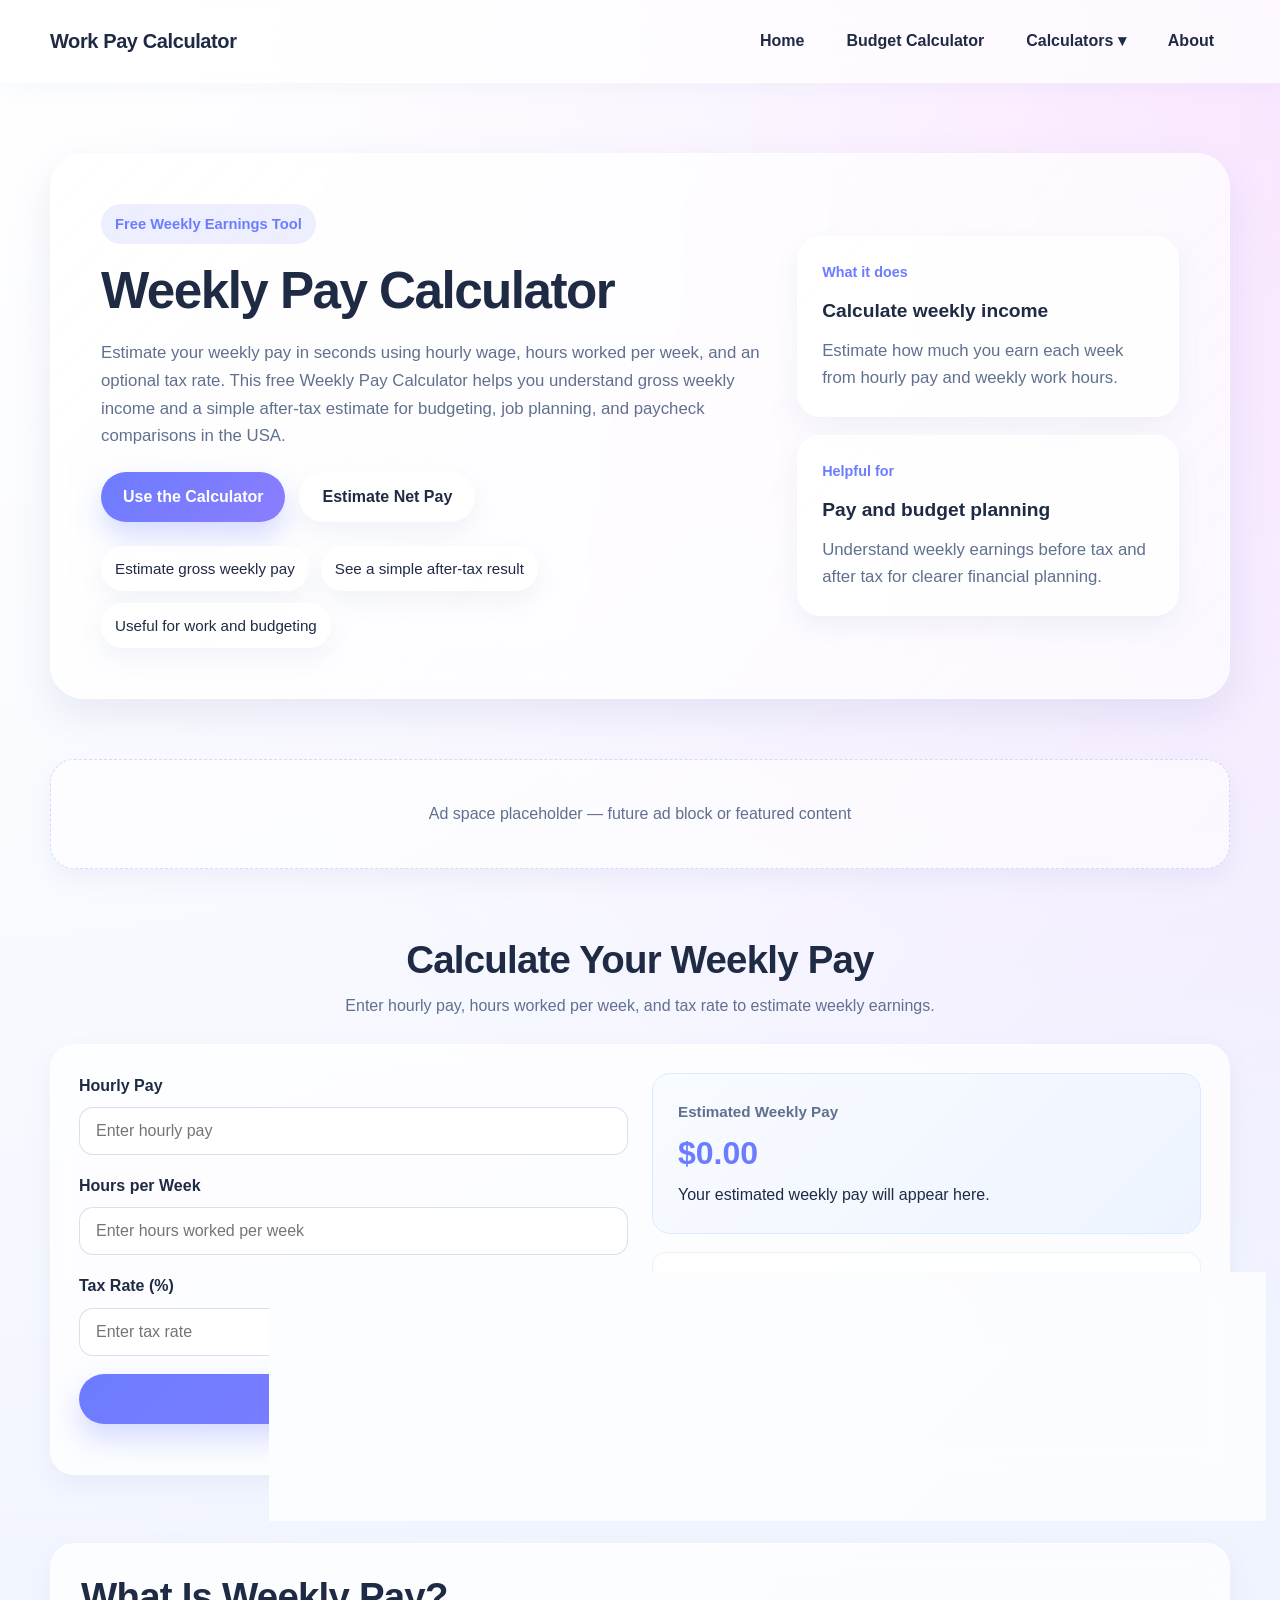
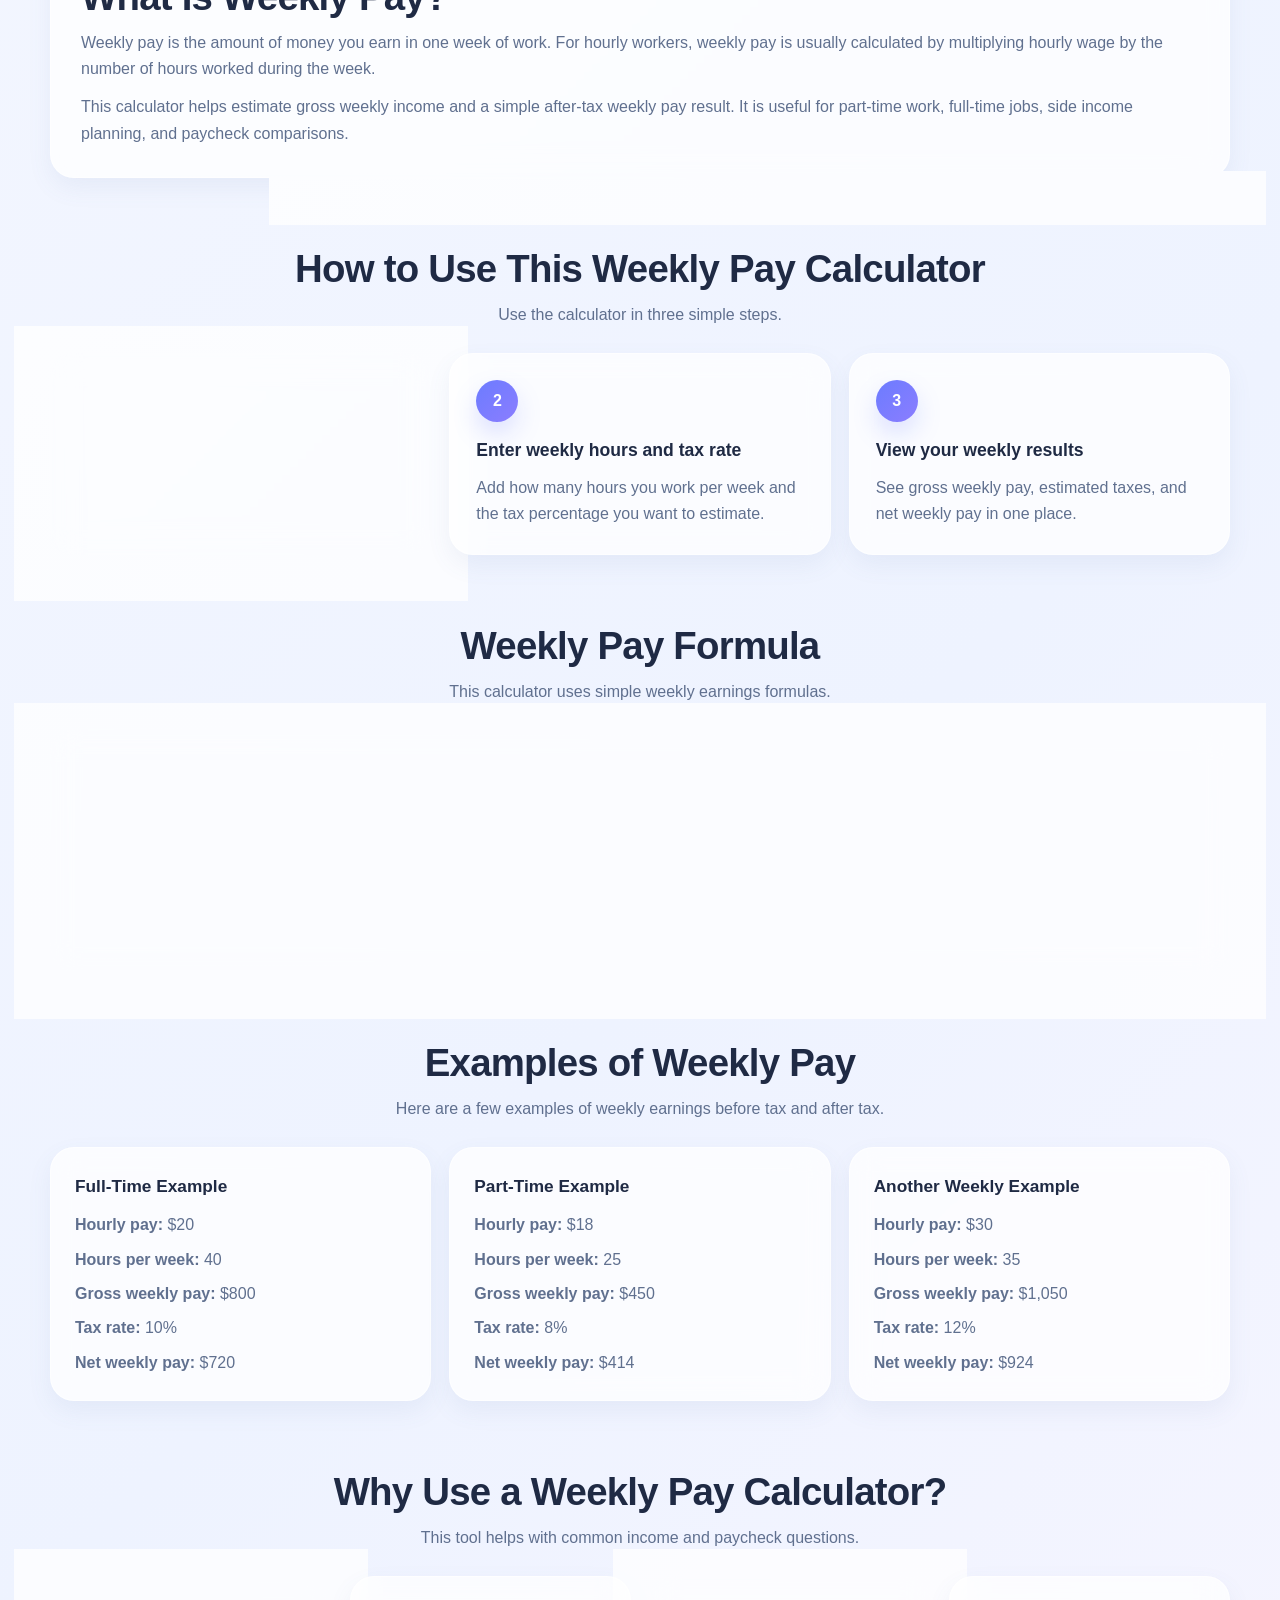
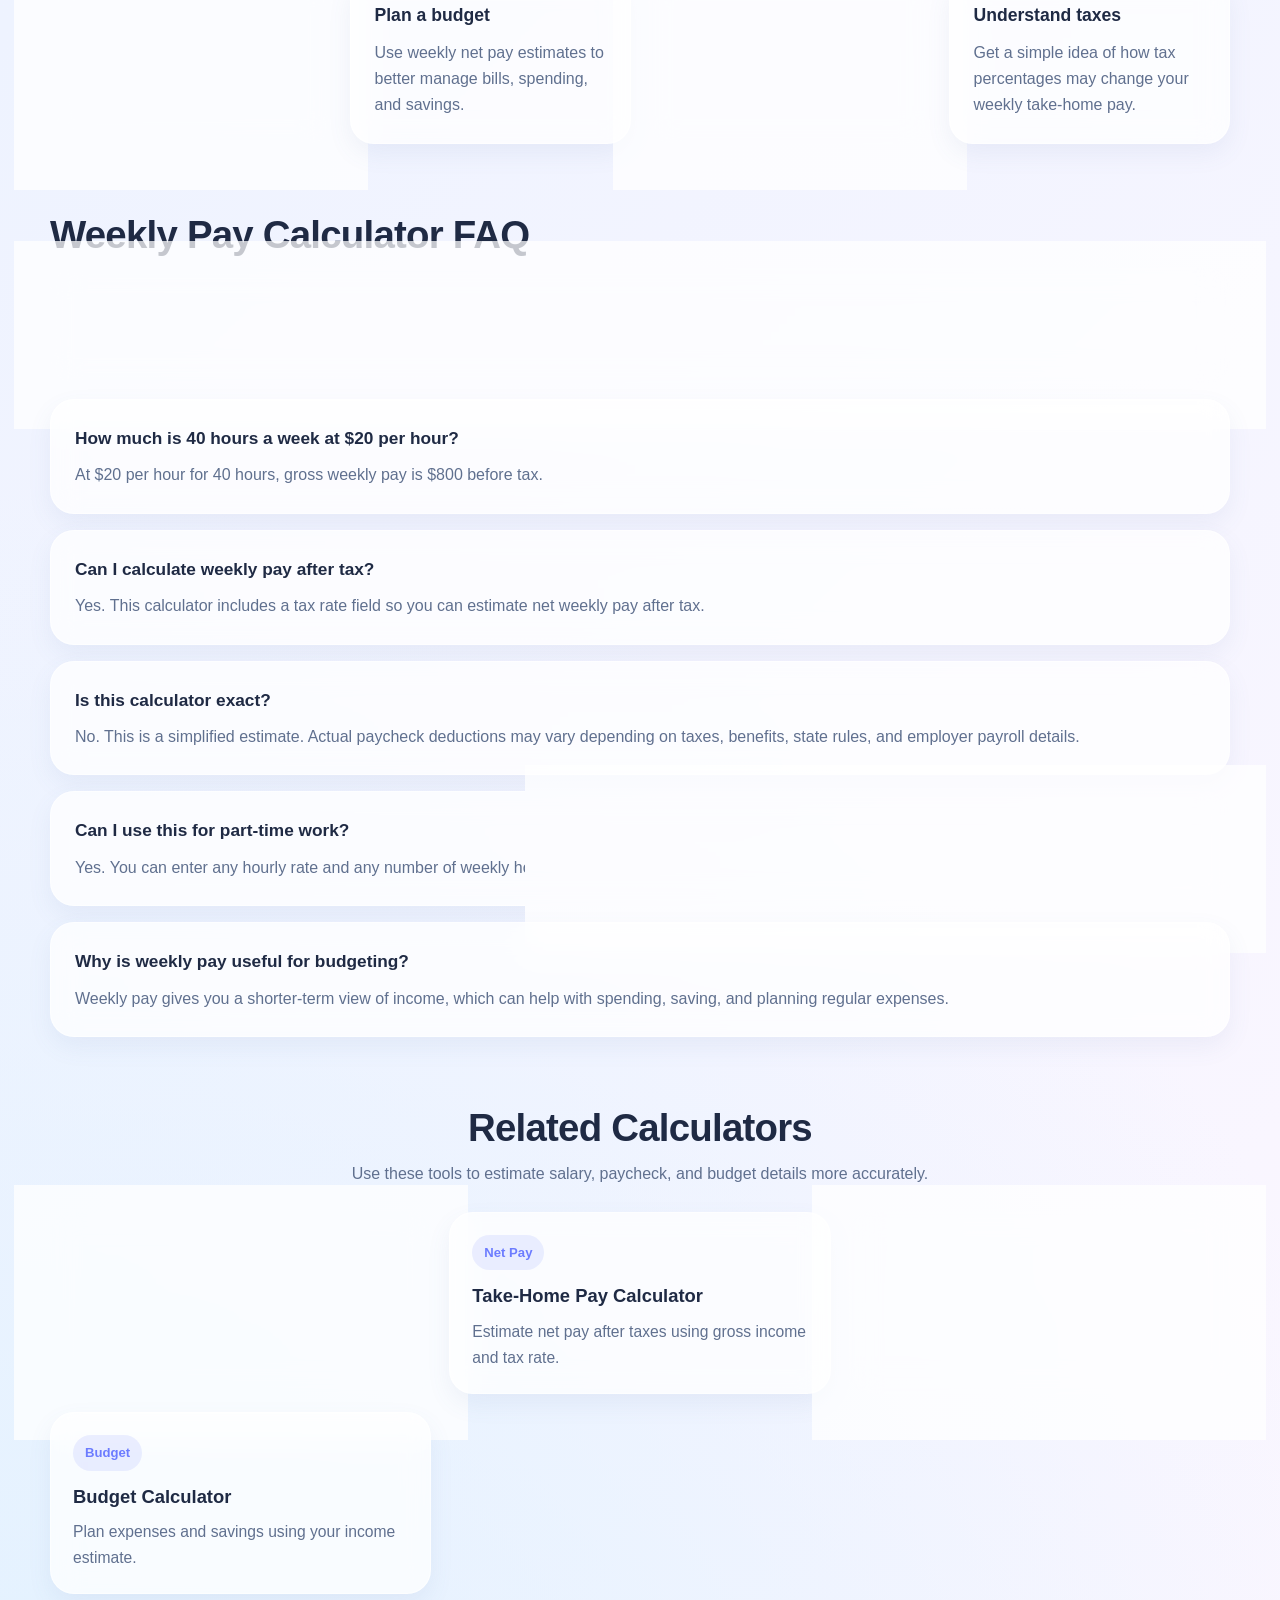
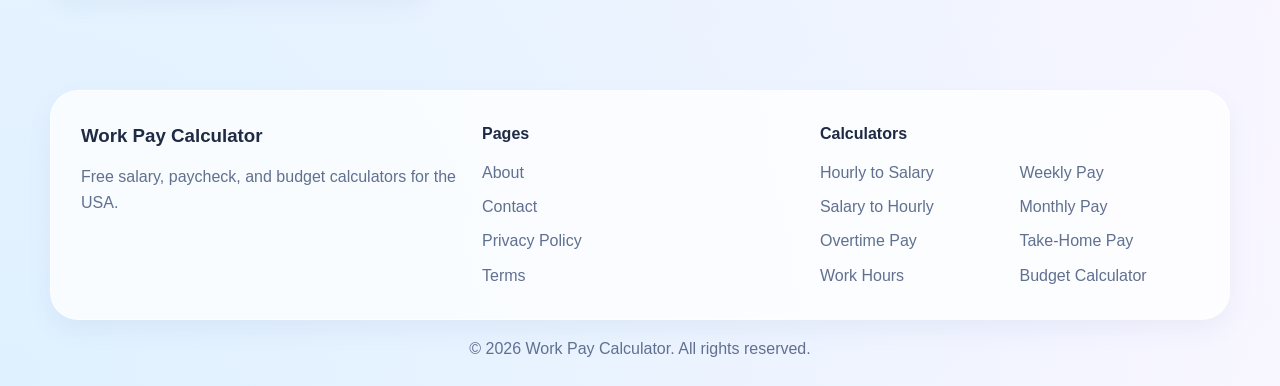
<file: weekly-pay-calculator.html>
<!DOCTYPE html>
<html lang="en">
<head>
    <meta charset="UTF-8">
    <meta name="viewport" content="width=device-width, initial-scale=1.0">
    <title>Weekly Pay Calculator | Estimate Weekly Earnings Before and After Tax</title>
    <meta name="description" content="Use this free Weekly Pay Calculator to estimate weekly earnings before tax and after tax. Calculate weekly income from hourly pay, hours worked, and tax rate in seconds.">
    <meta name="keywords" content="weekly pay calculator, weekly income calculator, weekly earnings calculator, calculate weekly pay, weekly paycheck calculator, weekly pay after tax">
    <meta name="author" content="Work Pay Calculator">
    <link rel="canonical" href="https://abi-1-1.github.io/work-pay-calculator/weekly-pay-calculator.html">

    <meta property="og:title" content="Weekly Pay Calculator | Estimate Weekly Earnings Before and After Tax">
    <meta property="og:description" content="Free online weekly pay calculator for estimating weekly earnings from hourly pay, weekly hours, and tax rate.">
    <meta property="og:type" content="website">
    <meta property="og:url" content="https://abi-1-1.github.io/work-pay-calculator/weekly-pay-calculator.html">
    <meta property="og:site_name" content="Work Pay Calculator">

    <meta name="twitter:card" content="summary">
    <meta name="twitter:title" content="Weekly Pay Calculator">
    <meta name="twitter:description" content="Estimate weekly pay before and after tax with this free calculator.">

    <meta name="google-site-verification" content="kU5WNx88euEe9lSblEn7c-zo62_xEEezcfYsFqcPrnw" />

    <script async src="https://pagead2.googlesyndication.com/pagead/js/adsbygoogle.js?client=ca-pub-4736461986844584"
        crossorigin="anonymous"></script>

    <link rel="icon" type="image/svg+xml" href="favicon.svg">
    <link rel="stylesheet" href="css/style.css">
</head>
<body>

    <header class="site-header">
        <div class="container header-wrap">
            <a href="index.html" class="logo">Work Pay Calculator</a>

            <nav class="nav">
                <a href="index.html">Home</a>
                <a href="budget-calculator.html">Budget Calculator</a>

                <div class="dropdown">
                    <a href="#" class="dropdown-toggle">Calculators ▾</a>
                    <div class="dropdown-menu">
                        <a href="hourly-to-salary.html">Hourly to Salary</a>
                        <a href="salary-to-hourly.html">Salary to Hourly</a>
                        <a href="overtime-calculator.html">Overtime Pay</a>
                        <a href="work-hours-calculator.html">Work Hours</a>
                        <a class="active" href="weekly-pay-calculator.html">Weekly Pay</a>
                        <a href="monthly-pay-calculator.html">Monthly Pay</a>
                        <a href="take-home-pay-calculator.html">Take-Home Pay</a>
                    </div>
                </div>

                <a href="about.html">About</a>
            </nav>
        </div>
    </header>

    <main>
        <section class="hero hero-large">
            <div class="container">
                <div class="hero-box hero-grid">
                    <div class="hero-text">
                        <span class="hero-badge">Free Weekly Earnings Tool</span>
                        <h1>Weekly Pay Calculator</h1>
                        <p>
                            Estimate your weekly pay in seconds using hourly wage, hours worked per week,
                            and an optional tax rate. This free Weekly Pay Calculator helps you understand
                            gross weekly income and a simple after-tax estimate for budgeting, job planning,
                            and paycheck comparisons in the USA.
                        </p>

                        <div class="hero-actions">
                            <a class="main-button" href="#calculator">Use the Calculator</a>
                            <a class="secondary-button" href="take-home-pay-calculator.html">Estimate Net Pay</a>
                        </div>

                        <div class="hero-points">
                            <div class="hero-point">Estimate gross weekly pay</div>
                            <div class="hero-point">See a simple after-tax result</div>
                            <div class="hero-point">Useful for work and budgeting</div>
                        </div>
                    </div>

                    <div class="hero-side-card">
                        <div class="mini-stat-card">
                            <div class="mini-stat-label">What it does</div>
                            <div class="mini-stat-title">Calculate weekly income</div>
                            <p>Estimate how much you earn each week from hourly pay and weekly work hours.</p>
                        </div>

                        <div class="mini-stat-card">
                            <div class="mini-stat-label">Helpful for</div>
                            <div class="mini-stat-title">Pay and budget planning</div>
                            <p>Understand weekly earnings before tax and after tax for clearer financial planning.</p>
                        </div>
                    </div>
                </div>
            </div>
        </section>

        <section class="container ad-section">
            <div class="ad-placeholder">
                Ad space placeholder — future ad block or featured content
            </div>
        </section>

        <section class="calculator-section" id="calculator">
            <div class="container">
                <div class="section-heading">
                    <h2>Calculate Your Weekly Pay</h2>
                    <p>Enter hourly pay, hours worked per week, and tax rate to estimate weekly earnings.</p>
                </div>

                <div class="calculator-card">
                    <div class="calculator-grid">
                        <div class="calculator-form">
                            <div class="form-group">
                                <label for="hourlyRate">Hourly Pay</label>
                                <input type="number" id="hourlyRate" placeholder="Enter hourly pay" min="0" step="0.01">
                            </div>

                            <div class="form-group">
                                <label for="weeklyHours">Hours per Week</label>
                                <input type="number" id="weeklyHours" placeholder="Enter hours worked per week" min="0" step="0.01">
                            </div>

                            <div class="form-group">
                                <label for="weeklyTaxRate">Tax Rate (%)</label>
                                <input type="number" id="weeklyTaxRate" placeholder="Enter tax rate" min="0" max="100" step="0.01">
                            </div>

                            <button class="main-button calc-button">Calculate Weekly Pay</button>
                        </div>

                        <div class="calculator-result">
                            <div class="result-box">
                                <div class="result-label">Estimated Weekly Pay</div>
                                <div class="result-value" id="weeklyPayResult">$0.00</div>
                                <p id="weeklyResultDescription">
                                    Your estimated weekly pay will appear here.
                                </p>
                            </div>

                            <div class="result-details">
                                <div class="detail-row">
                                    <span>Gross Weekly Pay</span>
                                    <strong id="weeklyGrossDisplay">$0.00</strong>
                                </div>
                                <div class="detail-row">
                                    <span>Estimated Taxes</span>
                                    <strong id="weeklyTaxDisplay">$0.00</strong>
                                </div>
                                <div class="detail-row">
                                    <span>Net Weekly Pay</span>
                                    <strong id="weeklyNetDisplay">$0.00</strong>
                                </div>
                            </div>
                        </div>
                    </div>
                </div>
            </div>
        </section>

        <section class="info-section">
            <div class="container">
                <div class="info-box">
                    <h2>What Is Weekly Pay?</h2>
                    <p>
                        Weekly pay is the amount of money you earn in one week of work. For hourly workers,
                        weekly pay is usually calculated by multiplying hourly wage by the number of hours
                        worked during the week.
                    </p>
                    <p>
                        This calculator helps estimate gross weekly income and a simple after-tax weekly
                        pay result. It is useful for part-time work, full-time jobs, side income planning,
                        and paycheck comparisons.
                    </p>
                </div>
            </div>
        </section>

        <section class="info-section alt-section">
            <div class="container">
                <div class="section-heading">
                    <h2>How to Use This Weekly Pay Calculator</h2>
                    <p>Use the calculator in three simple steps.</p>
                </div>

                <div class="steps-grid">
                    <div class="step-card">
                        <div class="step-number">1</div>
                        <h3>Enter your hourly pay</h3>
                        <p>Type the amount you earn for each hour worked.</p>
                    </div>

                    <div class="step-card">
                        <div class="step-number">2</div>
                        <h3>Enter weekly hours and tax rate</h3>
                        <p>Add how many hours you work per week and the tax percentage you want to estimate.</p>
                    </div>

                    <div class="step-card">
                        <div class="step-number">3</div>
                        <h3>View your weekly results</h3>
                        <p>See gross weekly pay, estimated taxes, and net weekly pay in one place.</p>
                    </div>
                </div>
            </div>
        </section>

        <section class="formula-section">
            <div class="container">
                <div class="section-heading">
                    <h2>Weekly Pay Formula</h2>
                    <p>This calculator uses simple weekly earnings formulas.</p>
                </div>

                <div class="formula-card">
                    <div class="formula-line">Gross Weekly Pay = Hourly Pay × Hours per Week</div>
                    <div class="formula-line">Estimated Taxes = Gross Weekly Pay × (Tax Rate ÷ 100)</div>
                    <div class="formula-line">Net Weekly Pay = Gross Weekly Pay − Estimated Taxes</div>
                </div>
            </div>
        </section>

        <section class="examples-section">
            <div class="container">
                <div class="section-heading">
                    <h2>Examples of Weekly Pay</h2>
                    <p>Here are a few examples of weekly earnings before tax and after tax.</p>
                </div>

                <div class="examples-grid">
                    <div class="example-card">
                        <h3>Full-Time Example</h3>
                        <p><strong>Hourly pay:</strong> $20</p>
                        <p><strong>Hours per week:</strong> 40</p>
                        <p><strong>Gross weekly pay:</strong> $800</p>
                        <p><strong>Tax rate:</strong> 10%</p>
                        <p><strong>Net weekly pay:</strong> $720</p>
                    </div>

                    <div class="example-card">
                        <h3>Part-Time Example</h3>
                        <p><strong>Hourly pay:</strong> $18</p>
                        <p><strong>Hours per week:</strong> 25</p>
                        <p><strong>Gross weekly pay:</strong> $450</p>
                        <p><strong>Tax rate:</strong> 8%</p>
                        <p><strong>Net weekly pay:</strong> $414</p>
                    </div>

                    <div class="example-card">
                        <h3>Another Weekly Example</h3>
                        <p><strong>Hourly pay:</strong> $30</p>
                        <p><strong>Hours per week:</strong> 35</p>
                        <p><strong>Gross weekly pay:</strong> $1,050</p>
                        <p><strong>Tax rate:</strong> 12%</p>
                        <p><strong>Net weekly pay:</strong> $924</p>
                    </div>
                </div>
            </div>
        </section>

        <section class="use-cases-section">
            <div class="container">
                <div class="section-heading">
                    <h2>Why Use a Weekly Pay Calculator?</h2>
                    <p>This tool helps with common income and paycheck questions.</p>
                </div>

                <div class="use-cases-grid">
                    <div class="use-case-card">
                        <h3>Estimate weekly earnings</h3>
                        <p>Quickly calculate how much you may earn in one week from hourly work.</p>
                    </div>

                    <div class="use-case-card">
                        <h3>Plan a budget</h3>
                        <p>Use weekly net pay estimates to better manage bills, spending, and savings.</p>
                    </div>

                    <div class="use-case-card">
                        <h3>Compare work schedules</h3>
                        <p>See how different hourly rates or weekly hours affect your paycheck.</p>
                    </div>

                    <div class="use-case-card">
                        <h3>Understand taxes</h3>
                        <p>Get a simple idea of how tax percentages may change your weekly take-home pay.</p>
                    </div>
                </div>
            </div>
        </section>

        <section class="faq-section">
            <div class="container">
                <h2>Weekly Pay Calculator FAQ</h2>

                <div class="faq-list">
                    <div class="faq-item">
                        <h3>How do I calculate weekly pay?</h3>
                        <p>
                            Weekly pay is usually calculated by multiplying hourly pay by hours worked per week.
                            If you want net pay, subtract estimated taxes from gross weekly pay.
                        </p>
                    </div>

                    <div class="faq-item">
                        <h3>How much is 40 hours a week at $20 per hour?</h3>
                        <p>
                            At $20 per hour for 40 hours, gross weekly pay is $800 before tax.
                        </p>
                    </div>

                    <div class="faq-item">
                        <h3>Can I calculate weekly pay after tax?</h3>
                        <p>
                            Yes. This calculator includes a tax rate field so you can estimate net weekly pay after tax.
                        </p>
                    </div>

                    <div class="faq-item">
                        <h3>Is this calculator exact?</h3>
                        <p>
                            No. This is a simplified estimate. Actual paycheck deductions may vary depending on taxes,
                            benefits, state rules, and employer payroll details.
                        </p>
                    </div>

                    <div class="faq-item">
                        <h3>Can I use this for part-time work?</h3>
                        <p>
                            Yes. You can enter any hourly rate and any number of weekly hours for part-time calculations.
                        </p>
                    </div>

                    <div class="faq-item">
                        <h3>Why is weekly pay useful for budgeting?</h3>
                        <p>
                            Weekly pay gives you a shorter-term view of income, which can help with spending,
                            saving, and planning regular expenses.
                        </p>
                    </div>
                </div>
            </div>
        </section>

        <section class="related-section">
            <div class="container">
                <div class="section-heading">
                    <h2>Related Calculators</h2>
                    <p>Use these tools to estimate salary, paycheck, and budget details more accurately.</p>
                </div>

                <div class="cards cards-better">
                    <a class="card card-link" href="monthly-pay-calculator.html">
                        <span class="card-tag">Paycheck</span>
                        <h3>Monthly Pay Calculator</h3>
                        <p>Estimate monthly income from salary, hourly wages, or weekly pay.</p>
                    </a>

                    <a class="card card-link" href="take-home-pay-calculator.html">
                        <span class="card-tag">Net Pay</span>
                        <h3>Take-Home Pay Calculator</h3>
                        <p>Estimate net pay after taxes using gross income and tax rate.</p>
                    </a>

                    <a class="card card-link" href="work-hours-calculator.html">
                        <span class="card-tag">Hours</span>
                        <h3>Work Hours Calculator</h3>
                        <p>Calculate hours worked and estimate pay from your time and rate.</p>
                    </a>

                    <a class="card card-link" href="budget-calculator.html">
                        <span class="card-tag">Budget</span>
                        <h3>Budget Calculator</h3>
                        <p>Plan expenses and savings using your income estimate.</p>
                    </a>
                </div>
            </div>
        </section>
    </main>

    <footer class="site-footer">
        <div class="footer-container">
            <div class="footer-grid">
                <div class="footer-column">
                    <h3>Work Pay Calculator</h3>
                    <p>Free salary, paycheck, and budget calculators for the USA.</p>
                </div>

                <div class="footer-column">
                    <h4>Pages</h4>
                    <ul class="footer-links">
                        <li><a href="about.html">About</a></li>
                        <li><a href="contact.html">Contact</a></li>
                        <li><a href="privacy-policy.html">Privacy Policy</a></li>
                        <li><a href="terms.html">Terms</a></li>
                    </ul>
                </div>

                <div class="footer-column">
                    <h4>Calculators</h4>
                    <div class="footer-links-split">
                        <ul class="footer-links">
                            <li><a href="hourly-to-salary.html">Hourly to Salary</a></li>
                            <li><a href="salary-to-hourly.html">Salary to Hourly</a></li>
                            <li><a href="overtime-calculator.html">Overtime Pay</a></li>
                            <li><a href="work-hours-calculator.html">Work Hours</a></li>
                        </ul>

                        <ul class="footer-links">
                            <li><a href="weekly-pay-calculator.html">Weekly Pay</a></li>
                            <li><a href="monthly-pay-calculator.html">Monthly Pay</a></li>
                            <li><a href="take-home-pay-calculator.html">Take-Home Pay</a></li>
                            <li><a href="budget-calculator.html">Budget Calculator</a></li>
                        </ul>
                    </div>
                </div>
            </div>

            <div class="footer-bottom">
                <p>© 2026 Work Pay Calculator. All rights reserved.</p>
            </div>
        </div>
    </footer>

    <script src="js/main.js"></script>
</body>
</html>
</file>
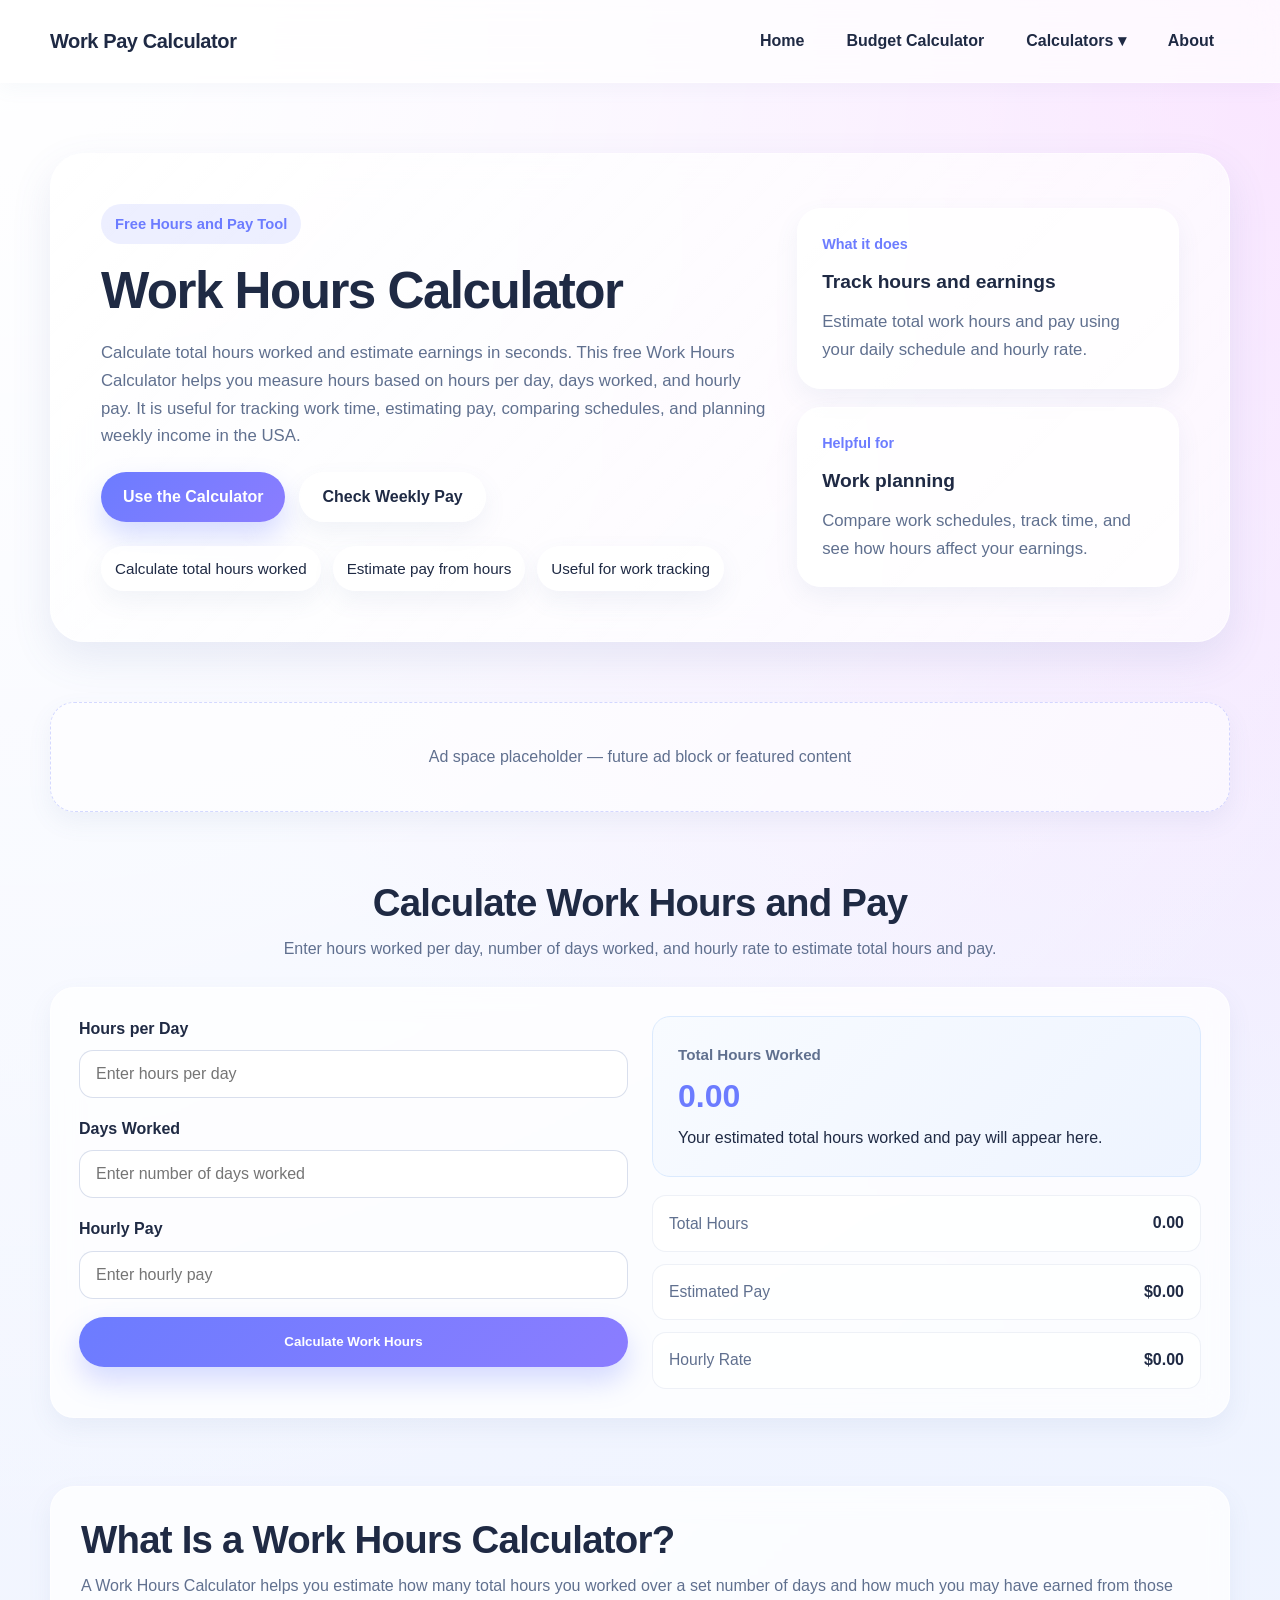
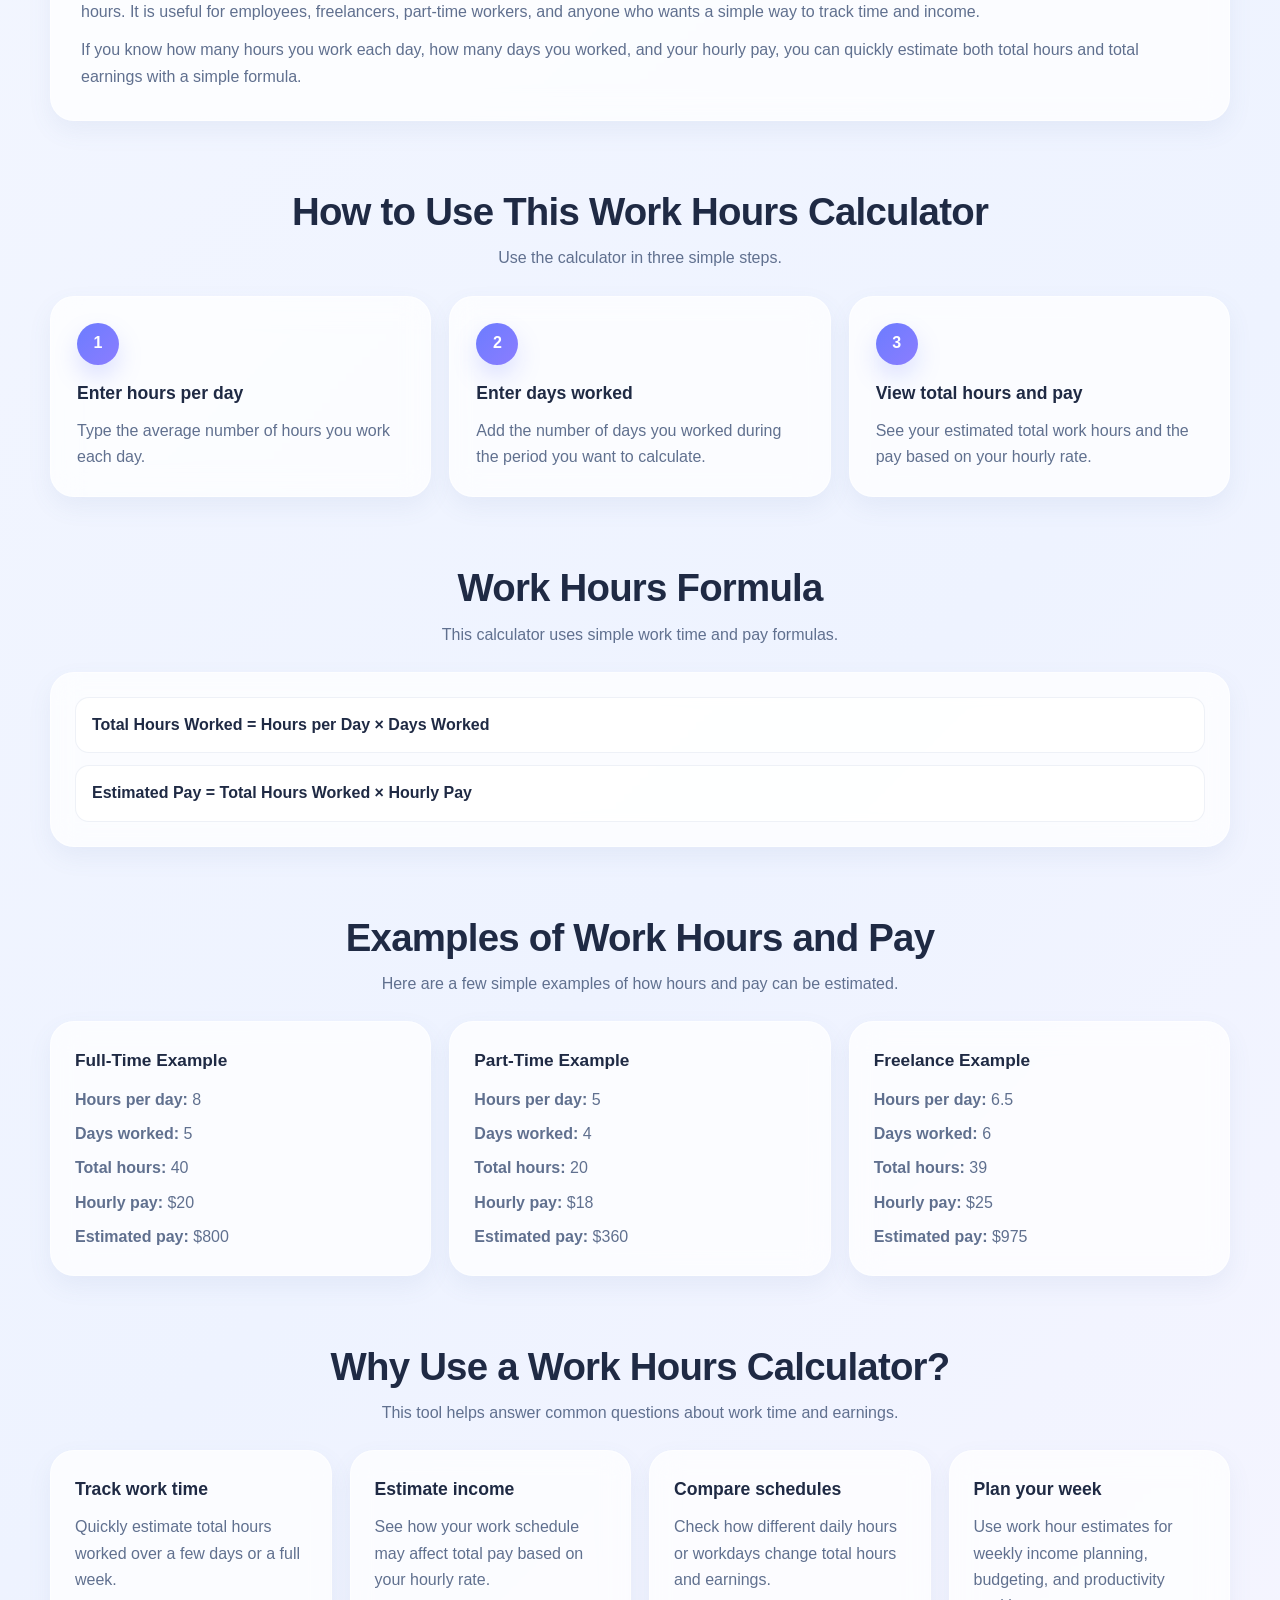
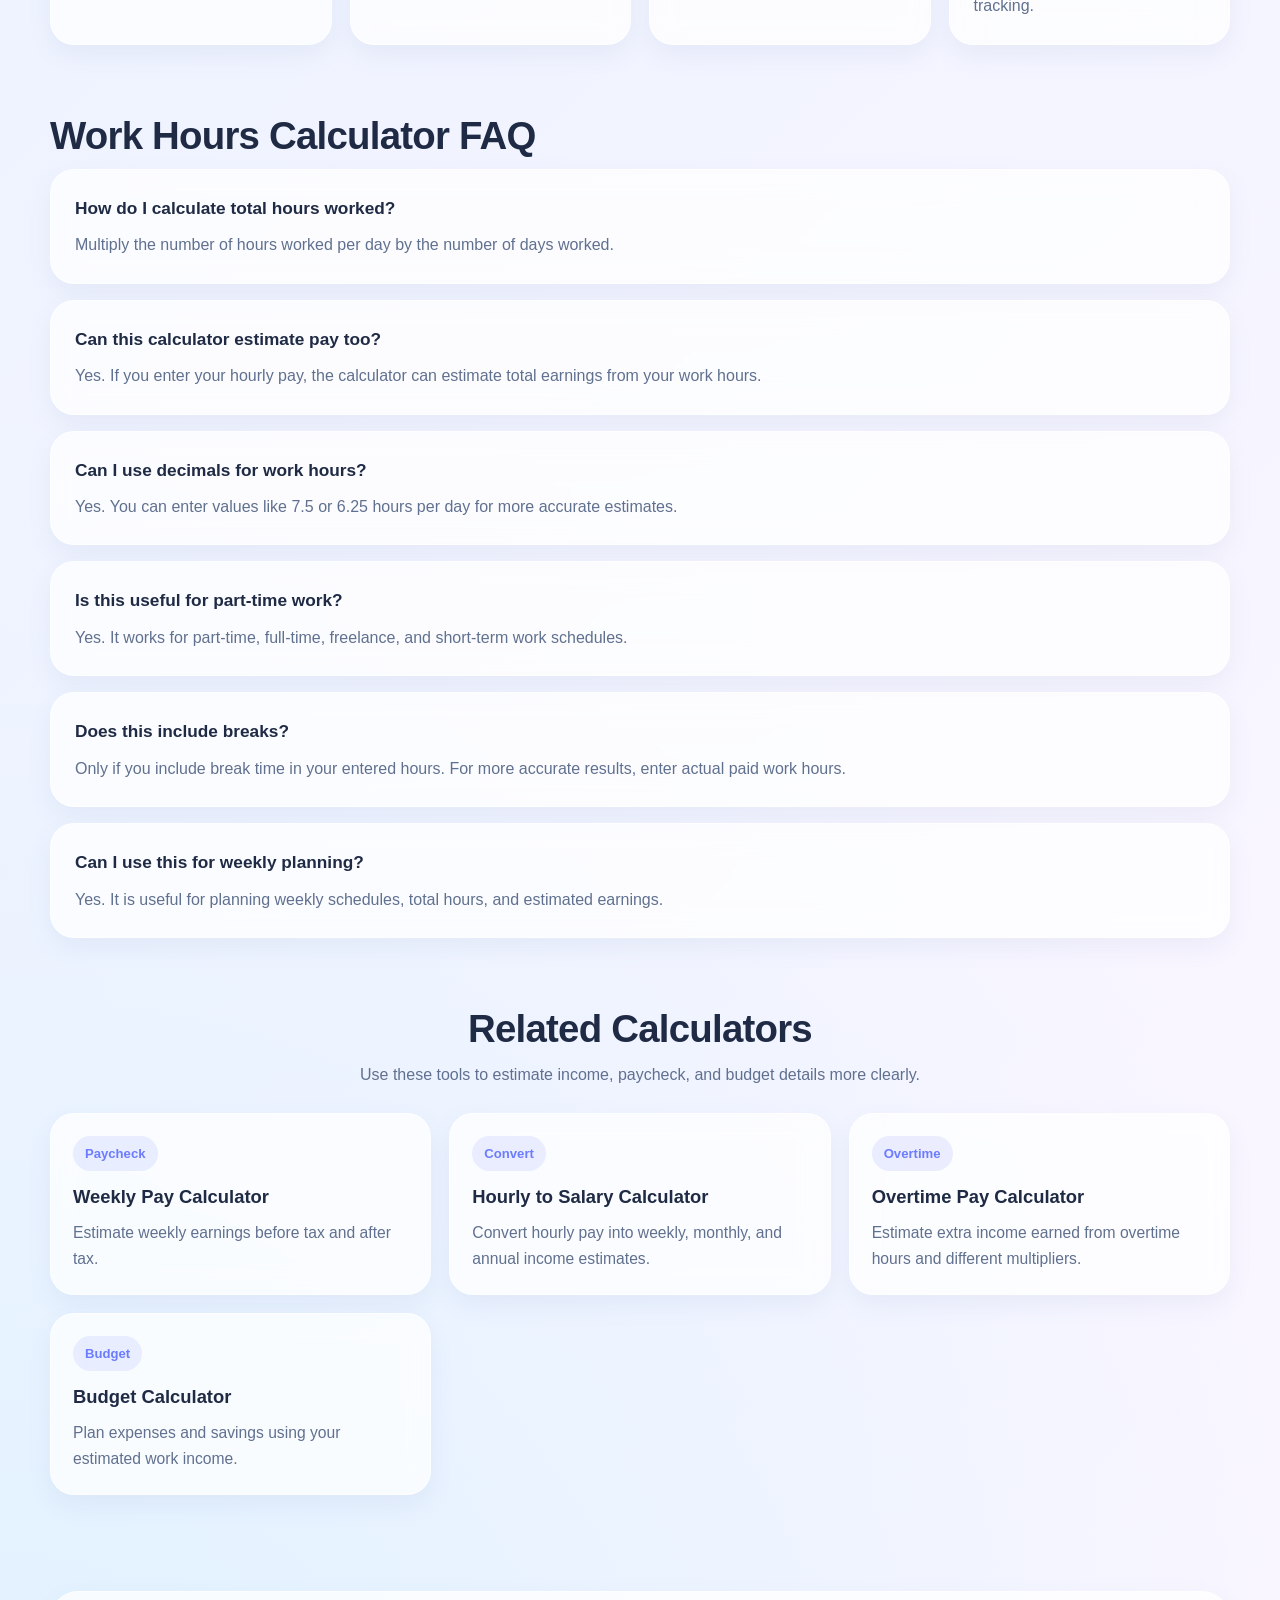
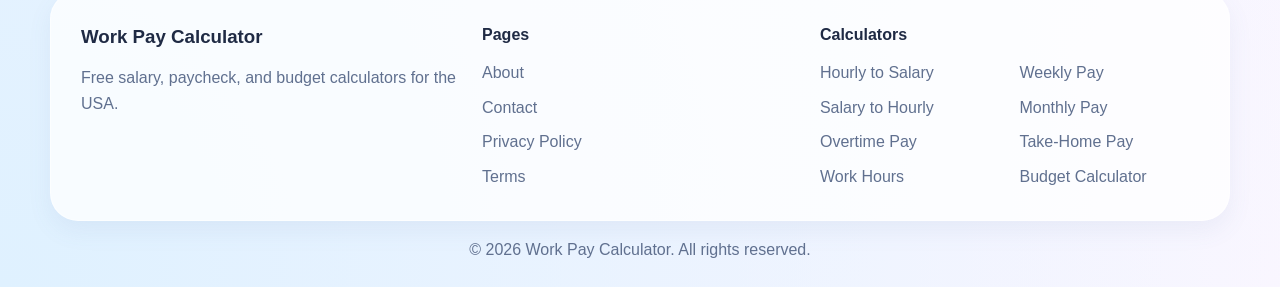
<file: work-hours-calculator.html>
<!DOCTYPE html>
<html lang="en">
<head>
    <meta charset="UTF-8">
    <meta name="viewport" content="width=device-width, initial-scale=1.0">
    <title>Work Hours Calculator | Calculate Hours Worked and Estimated Pay</title>
    <meta name="description" content="Use this free Work Hours Calculator to calculate hours worked and estimate pay. Enter hours per day, days worked, and hourly rate to see total work hours and earnings.">
    <meta name="keywords" content="work hours calculator, hours worked calculator, calculate work hours, work time calculator, hours and pay calculator">
    <meta name="author" content="Work Pay Calculator">
    <link rel="canonical" href="https://abi-1-1.github.io/work-pay-calculator/work-hours-calculator.html">

    <meta property="og:title" content="Work Hours Calculator | Calculate Hours Worked and Estimated Pay">
    <meta property="og:description" content="Free online work hours calculator to estimate total hours worked and pay based on hours per day, days worked, and hourly rate.">
    <meta property="og:type" content="website">
    <meta property="og:url" content="https://abi-1-1.github.io/work-pay-calculator/work-hours-calculator.html">
    <meta property="og:site_name" content="Work Pay Calculator">

    <meta name="twitter:card" content="summary">
    <meta name="twitter:title" content="Work Hours Calculator">
    <meta name="twitter:description" content="Calculate hours worked and estimated pay with this free calculator.">

    <meta name="google-site-verification" content="kU5WNx88euEe9lSblEn7c-zo62_xEEezcfYsFqcPrnw" />

    <script async src="https://pagead2.googlesyndication.com/pagead/js/adsbygoogle.js?client=ca-pub-4736461986844584"
        crossorigin="anonymous"></script>

    <link rel="icon" type="image/svg+xml" href="favicon.svg">
    <link rel="stylesheet" href="css/style.css">
</head>
<body>

    <header class="site-header">
        <div class="container header-wrap">
            <a href="index.html" class="logo">Work Pay Calculator</a>

            <nav class="nav">
                <a href="index.html">Home</a>
                <a href="budget-calculator.html">Budget Calculator</a>

                <div class="dropdown">
                    <a href="#" class="dropdown-toggle">Calculators ▾</a>
                    <div class="dropdown-menu">
                        <a href="hourly-to-salary.html">Hourly to Salary</a>
                        <a href="salary-to-hourly.html">Salary to Hourly</a>
                        <a href="overtime-calculator.html">Overtime Pay</a>
                        <a class="active" href="work-hours-calculator.html">Work Hours</a>
                        <a href="weekly-pay-calculator.html">Weekly Pay</a>
                        <a href="monthly-pay-calculator.html">Monthly Pay</a>
                        <a href="take-home-pay-calculator.html">Take-Home Pay</a>
                    </div>
                </div>

                <a href="about.html">About</a>
            </nav>
        </div>
    </header>

    <main>
        <section class="hero hero-large">
            <div class="container">
                <div class="hero-box hero-grid">
                    <div class="hero-text">
                        <span class="hero-badge">Free Hours and Pay Tool</span>
                        <h1>Work Hours Calculator</h1>
                        <p>
                            Calculate total hours worked and estimate earnings in seconds. This free Work Hours Calculator
                            helps you measure hours based on hours per day, days worked, and hourly pay. It is useful for
                            tracking work time, estimating pay, comparing schedules, and planning weekly income in the USA.
                        </p>

                        <div class="hero-actions">
                            <a class="main-button" href="#calculator">Use the Calculator</a>
                            <a class="secondary-button" href="weekly-pay-calculator.html">Check Weekly Pay</a>
                        </div>

                        <div class="hero-points">
                            <div class="hero-point">Calculate total hours worked</div>
                            <div class="hero-point">Estimate pay from hours</div>
                            <div class="hero-point">Useful for work tracking</div>
                        </div>
                    </div>

                    <div class="hero-side-card">
                        <div class="mini-stat-card">
                            <div class="mini-stat-label">What it does</div>
                            <div class="mini-stat-title">Track hours and earnings</div>
                            <p>Estimate total work hours and pay using your daily schedule and hourly rate.</p>
                        </div>

                        <div class="mini-stat-card">
                            <div class="mini-stat-label">Helpful for</div>
                            <div class="mini-stat-title">Work planning</div>
                            <p>Compare work schedules, track time, and see how hours affect your earnings.</p>
                        </div>
                    </div>
                </div>
            </div>
        </section>

        <section class="container ad-section">
            <div class="ad-placeholder">
                Ad space placeholder — future ad block or featured content
            </div>
        </section>

        <section class="calculator-section" id="calculator">
            <div class="container">
                <div class="section-heading">
                    <h2>Calculate Work Hours and Pay</h2>
                    <p>Enter hours worked per day, number of days worked, and hourly rate to estimate total hours and pay.</p>
                </div>

                <div class="calculator-card">
                    <div class="calculator-grid">
                        <div class="calculator-form">
                            <div class="form-group">
                                <label for="hoursPerDay">Hours per Day</label>
                                <input type="number" id="hoursPerDay" placeholder="Enter hours per day" min="0" step="0.01">
                            </div>

                            <div class="form-group">
                                <label for="daysWorked">Days Worked</label>
                                <input type="number" id="daysWorked" placeholder="Enter number of days worked" min="0" step="1">
                            </div>

                            <div class="form-group">
                                <label for="hourlyRate">Hourly Pay</label>
                                <input type="number" id="hourlyRate" placeholder="Enter hourly pay" min="0" step="0.01">
                            </div>

                            <button class="main-button calc-button">Calculate Work Hours</button>
                        </div>

                        <div class="calculator-result">
                            <div class="result-box">
                                <div class="result-label">Total Hours Worked</div>
                                <div class="result-value" id="totalHoursResult">0.00</div>
                                <p id="workHoursDescription">
                                    Your estimated total hours worked and pay will appear here.
                                </p>
                            </div>

                            <div class="result-details">
                                <div class="detail-row">
                                    <span>Total Hours</span>
                                    <strong id="totalHoursDisplay">0.00</strong>
                                </div>
                                <div class="detail-row">
                                    <span>Estimated Pay</span>
                                    <strong id="totalPayDisplay">$0.00</strong>
                                </div>
                                <div class="detail-row">
                                    <span>Hourly Rate</span>
                                    <strong id="hourlyRateDisplay">$0.00</strong>
                                </div>
                            </div>
                        </div>
                    </div>
                </div>
            </div>
        </section>

        <section class="info-section">
            <div class="container">
                <div class="info-box">
                    <h2>What Is a Work Hours Calculator?</h2>
                    <p>
                        A Work Hours Calculator helps you estimate how many total hours you worked over a set number
                        of days and how much you may have earned from those hours. It is useful for employees,
                        freelancers, part-time workers, and anyone who wants a simple way to track time and income.
                    </p>
                    <p>
                        If you know how many hours you work each day, how many days you worked, and your hourly pay,
                        you can quickly estimate both total hours and total earnings with a simple formula.
                    </p>
                </div>
            </div>
        </section>

        <section class="info-section alt-section">
            <div class="container">
                <div class="section-heading">
                    <h2>How to Use This Work Hours Calculator</h2>
                    <p>Use the calculator in three simple steps.</p>
                </div>

                <div class="steps-grid">
                    <div class="step-card">
                        <div class="step-number">1</div>
                        <h3>Enter hours per day</h3>
                        <p>Type the average number of hours you work each day.</p>
                    </div>

                    <div class="step-card">
                        <div class="step-number">2</div>
                        <h3>Enter days worked</h3>
                        <p>Add the number of days you worked during the period you want to calculate.</p>
                    </div>

                    <div class="step-card">
                        <div class="step-number">3</div>
                        <h3>View total hours and pay</h3>
                        <p>See your estimated total work hours and the pay based on your hourly rate.</p>
                    </div>
                </div>
            </div>
        </section>

        <section class="formula-section">
            <div class="container">
                <div class="section-heading">
                    <h2>Work Hours Formula</h2>
                    <p>This calculator uses simple work time and pay formulas.</p>
                </div>

                <div class="formula-card">
                    <div class="formula-line">Total Hours Worked = Hours per Day × Days Worked</div>
                    <div class="formula-line">Estimated Pay = Total Hours Worked × Hourly Pay</div>
                </div>
            </div>
        </section>

        <section class="examples-section">
            <div class="container">
                <div class="section-heading">
                    <h2>Examples of Work Hours and Pay</h2>
                    <p>Here are a few simple examples of how hours and pay can be estimated.</p>
                </div>

                <div class="examples-grid">
                    <div class="example-card">
                        <h3>Full-Time Example</h3>
                        <p><strong>Hours per day:</strong> 8</p>
                        <p><strong>Days worked:</strong> 5</p>
                        <p><strong>Total hours:</strong> 40</p>
                        <p><strong>Hourly pay:</strong> $20</p>
                        <p><strong>Estimated pay:</strong> $800</p>
                    </div>

                    <div class="example-card">
                        <h3>Part-Time Example</h3>
                        <p><strong>Hours per day:</strong> 5</p>
                        <p><strong>Days worked:</strong> 4</p>
                        <p><strong>Total hours:</strong> 20</p>
                        <p><strong>Hourly pay:</strong> $18</p>
                        <p><strong>Estimated pay:</strong> $360</p>
                    </div>

                    <div class="example-card">
                        <h3>Freelance Example</h3>
                        <p><strong>Hours per day:</strong> 6.5</p>
                        <p><strong>Days worked:</strong> 6</p>
                        <p><strong>Total hours:</strong> 39</p>
                        <p><strong>Hourly pay:</strong> $25</p>
                        <p><strong>Estimated pay:</strong> $975</p>
                    </div>
                </div>
            </div>
        </section>

        <section class="use-cases-section">
            <div class="container">
                <div class="section-heading">
                    <h2>Why Use a Work Hours Calculator?</h2>
                    <p>This tool helps answer common questions about work time and earnings.</p>
                </div>

                <div class="use-cases-grid">
                    <div class="use-case-card">
                        <h3>Track work time</h3>
                        <p>Quickly estimate total hours worked over a few days or a full week.</p>
                    </div>

                    <div class="use-case-card">
                        <h3>Estimate income</h3>
                        <p>See how your work schedule may affect total pay based on your hourly rate.</p>
                    </div>

                    <div class="use-case-card">
                        <h3>Compare schedules</h3>
                        <p>Check how different daily hours or workdays change total hours and earnings.</p>
                    </div>

                    <div class="use-case-card">
                        <h3>Plan your week</h3>
                        <p>Use work hour estimates for weekly income planning, budgeting, and productivity tracking.</p>
                    </div>
                </div>
            </div>
        </section>

        <section class="faq-section">
            <div class="container">
                <h2>Work Hours Calculator FAQ</h2>

                <div class="faq-list">
                    <div class="faq-item">
                        <h3>How do I calculate total hours worked?</h3>
                        <p>
                            Multiply the number of hours worked per day by the number of days worked.
                        </p>
                    </div>

                    <div class="faq-item">
                        <h3>Can this calculator estimate pay too?</h3>
                        <p>
                            Yes. If you enter your hourly pay, the calculator can estimate total earnings from your work hours.
                        </p>
                    </div>

                    <div class="faq-item">
                        <h3>Can I use decimals for work hours?</h3>
                        <p>
                            Yes. You can enter values like 7.5 or 6.25 hours per day for more accurate estimates.
                        </p>
                    </div>

                    <div class="faq-item">
                        <h3>Is this useful for part-time work?</h3>
                        <p>
                            Yes. It works for part-time, full-time, freelance, and short-term work schedules.
                        </p>
                    </div>

                    <div class="faq-item">
                        <h3>Does this include breaks?</h3>
                        <p>
                            Only if you include break time in your entered hours. For more accurate results, enter actual paid work hours.
                        </p>
                    </div>

                    <div class="faq-item">
                        <h3>Can I use this for weekly planning?</h3>
                        <p>
                            Yes. It is useful for planning weekly schedules, total hours, and estimated earnings.
                        </p>
                    </div>
                </div>
            </div>
        </section>

        <section class="related-section">
            <div class="container">
                <div class="section-heading">
                    <h2>Related Calculators</h2>
                    <p>Use these tools to estimate income, paycheck, and budget details more clearly.</p>
                </div>

                <div class="cards cards-better">
                    <a class="card card-link" href="weekly-pay-calculator.html">
                        <span class="card-tag">Paycheck</span>
                        <h3>Weekly Pay Calculator</h3>
                        <p>Estimate weekly earnings before tax and after tax.</p>
                    </a>

                    <a class="card card-link" href="hourly-to-salary.html">
                        <span class="card-tag">Convert</span>
                        <h3>Hourly to Salary Calculator</h3>
                        <p>Convert hourly pay into weekly, monthly, and annual income estimates.</p>
                    </a>

                    <a class="card card-link" href="overtime-calculator.html">
                        <span class="card-tag">Overtime</span>
                        <h3>Overtime Pay Calculator</h3>
                        <p>Estimate extra income earned from overtime hours and different multipliers.</p>
                    </a>

                    <a class="card card-link" href="budget-calculator.html">
                        <span class="card-tag">Budget</span>
                        <h3>Budget Calculator</h3>
                        <p>Plan expenses and savings using your estimated work income.</p>
                    </a>
                </div>
            </div>
        </section>
    </main>

    <footer class="site-footer">
        <div class="footer-container">
            <div class="footer-grid">
                <div class="footer-column">
                    <h3>Work Pay Calculator</h3>
                    <p>Free salary, paycheck, and budget calculators for the USA.</p>
                </div>

                <div class="footer-column">
                    <h4>Pages</h4>
                    <ul class="footer-links">
                        <li><a href="about.html">About</a></li>
                        <li><a href="contact.html">Contact</a></li>
                        <li><a href="privacy-policy.html">Privacy Policy</a></li>
                        <li><a href="terms.html">Terms</a></li>
                    </ul>
                </div>

                <div class="footer-column">
                    <h4>Calculators</h4>
                    <div class="footer-links-split">
                        <ul class="footer-links">
                            <li><a href="hourly-to-salary.html">Hourly to Salary</a></li>
                            <li><a href="salary-to-hourly.html">Salary to Hourly</a></li>
                            <li><a href="overtime-calculator.html">Overtime Pay</a></li>
                            <li><a href="work-hours-calculator.html">Work Hours</a></li>
                        </ul>

                        <ul class="footer-links">
                            <li><a href="weekly-pay-calculator.html">Weekly Pay</a></li>
                            <li><a href="monthly-pay-calculator.html">Monthly Pay</a></li>
                            <li><a href="take-home-pay-calculator.html">Take-Home Pay</a></li>
                            <li><a href="budget-calculator.html">Budget Calculator</a></li>
                        </ul>
                    </div>
                </div>
            </div>

            <div class="footer-bottom">
                <p>© 2026 Work Pay Calculator. All rights reserved.</p>
            </div>
        </div>
    </footer>

    <script src="js/main.js"></script>
</body>
</html>
</file>
<file: css/style.css>
* {
    margin: 0;
    padding: 0;
    box-sizing: border-box;
}

:root {
    --bg-1: #f6f8ff;
    --bg-2: #eef3ff;
    --bg-3: #fdf7ff;
    --text: #1f2a44;
    --muted: #60708f;
    --white: rgba(255, 255, 255, 0.78);
    --white-strong: rgba(255, 255, 255, 0.92);
    --border: rgba(255, 255, 255, 0.55);
    --shadow: 0 16px 40px rgba(93, 110, 170, 0.12);
    --shadow-soft: 0 10px 24px rgba(93, 110, 170, 0.08);
    --primary: #6c7cff;
    --primary-2: #8b7dff;
    --radius-lg: 24px;
    --radius-md: 18px;
    --radius-sm: 14px;
    --container: 1180px;
}

html {
    scroll-behavior: smooth;
}

body {
    font-family: Arial, Helvetica, sans-serif;
    color: var(--text);
    line-height: 1.65;
    min-height: 100vh;
    background:
        radial-gradient(circle at top left, #ffffff 0%, transparent 30%),
        radial-gradient(circle at top right, #f9dfff 0%, transparent 25%),
        radial-gradient(circle at bottom left, #dff1ff 0%, transparent 28%),
        linear-gradient(135deg, var(--bg-1), var(--bg-2), var(--bg-3));
}

a {
    color: inherit;
    text-decoration: none;
}

img {
    max-width: 100%;
    display: block;
}

button {
    border: none;
    cursor: pointer;
    font-family: inherit;
}

.container,
.footer-container {
    width: min(var(--container), calc(100% - 32px));
    margin: 0 auto;
}

/* HEADER */
.site-header {
    position: sticky;
    top: 0;
    z-index: 1000;
    backdrop-filter: blur(16px);
    -webkit-backdrop-filter: blur(16px);
    background: rgba(255, 255, 255, 0.7);
    border-bottom: 1px solid rgba(255, 255, 255, 0.55);
    box-shadow: 0 6px 18px rgba(120, 150, 190, 0.06);
}

.header-wrap {
    display: flex;
    align-items: center;
    justify-content: space-between;
    gap: 20px;
    min-height: 82px;
}

.logo {
    font-size: 1.25rem;
    font-weight: 700;
    letter-spacing: -0.02em;
    color: var(--text);
    flex-shrink: 0;
}

.nav {
    display: flex;
    align-items: center;
    gap: 10px;
    flex-wrap: wrap;
}

.nav > a,
.dropdown-toggle {
    padding: 10px 16px;
    border-radius: 999px;
    color: var(--text);
    font-weight: 600;
    transition: 0.25s ease;
    white-space: nowrap;
}

.nav > a:hover,
.dropdown-toggle:hover,
.nav > a.active {
    background: rgba(255, 255, 255, 0.88);
    box-shadow: var(--shadow-soft);
    color: var(--primary);
}

.dropdown {
    position: relative;
}

.dropdown-toggle {
    display: inline-flex;
    align-items: center;
    justify-content: center;
    min-height: 44px;
    padding: 10px 16px;
    border-radius: 999px;
    color: var(--text);
    font-weight: 600;
    transition: 0.25s ease;
    white-space: nowrap;
}

.dropdown-menu {
    position: absolute;
    top: 100%;
    left: 0;
    min-width: 240px;
    display: none;
    flex-direction: column;
    padding: 12px;
    margin-top: 0;
    border-radius: 18px;
    background: rgba(255, 255, 255, 0.97);
    backdrop-filter: blur(14px);
    box-shadow: var(--shadow);
    border: 1px solid var(--border);
    z-index: 1000;
}

/* мостик между кнопкой и меню */
.dropdown::after {
    content: "";
    position: absolute;
    left: 0;
    top: 100%;
    width: 100%;
    height: 14px;
}

.dropdown:hover .dropdown-menu,
.dropdown-menu:hover {
    display: flex;
}

.dropdown-menu a {
    display: block;
    padding: 10px 12px;
    border-radius: 12px;
    color: var(--text);
    transition: 0.25s ease;
}

.dropdown-menu a:hover {
    background: rgba(108, 124, 255, 0.08);
    color: var(--primary);
}

/* GENERAL SECTIONS */
main section {
    padding: 34px 0;
}

.hero {
    padding-top: 42px;
    padding-bottom: 26px;
}

.hero-large {
    padding: 70px 0 50px;
}

.hero-box {
    background: linear-gradient(135deg, rgba(255, 255, 255, 0.78), rgba(255, 255, 255, 0.62));
    border: 1px solid var(--border);
    border-radius: 34px;
    box-shadow: var(--shadow);
    backdrop-filter: blur(18px);
    padding: 42px;
}

.hero-large .hero-box {
    padding: 50px;
}

.hero-grid {
    display: grid;
    grid-template-columns: 1.4fr 0.8fr;
    gap: 28px;
    align-items: center;
}

.hero-badge {
    display: inline-block;
    padding: 8px 14px;
    border-radius: 999px;
    background: rgba(108, 124, 255, 0.12);
    color: var(--primary);
    font-weight: 700;
    font-size: 0.92rem;
    margin-bottom: 18px;
}

.hero-text h1,
.hero-large h1 {
    font-size: clamp(2rem, 4vw, 3.5rem);
    line-height: 1.15;
    letter-spacing: -0.03em;
    margin-bottom: 18px;
}

.hero-text p,
.hero-large p {
    font-size: 1.05rem;
    color: var(--muted);
    max-width: 760px;
    margin-bottom: 22px;
}

.hero-actions {
    display: flex;
    flex-wrap: wrap;
    gap: 14px;
    margin-bottom: 24px;
}

.main-button,
.secondary-button {
    display: inline-flex;
    align-items: center;
    justify-content: center;
    min-height: 50px;
    padding: 0 22px;
    border-radius: 999px;
    font-weight: 700;
    transition: 0.25s ease;
    text-align: center;
}

.main-button {
    background: linear-gradient(135deg, var(--primary), var(--primary-2));
    color: white;
    box-shadow: 0 14px 28px rgba(108, 124, 255, 0.28);
}

.main-button:hover {
    transform: translateY(-2px);
}

.secondary-button {
    background: rgba(255, 255, 255, 0.86);
    color: var(--text);
    border: 1px solid rgba(255, 255, 255, 0.7);
    box-shadow: var(--shadow-soft);
}

.secondary-button:hover {
    transform: translateY(-2px);
    background: white;
}

.hero-points {
    display: flex;
    flex-wrap: wrap;
    gap: 12px;
}

.hero-point {
    padding: 10px 14px;
    border-radius: 999px;
    background: rgba(255, 255, 255, 0.8);
    color: var(--text);
    font-size: 0.95rem;
    box-shadow: var(--shadow-soft);
}

.hero-side-card {
    display: grid;
    gap: 18px;
}

.mini-stat-card {
    background: rgba(255, 255, 255, 0.8);
    border: 1px solid var(--border);
    border-radius: var(--radius-lg);
    padding: 24px;
    box-shadow: var(--shadow-soft);
}

.mini-stat-label {
    font-size: 0.9rem;
    font-weight: 700;
    color: var(--primary);
    margin-bottom: 10px;
}

.mini-stat-title {
    font-size: 1.2rem;
    font-weight: 700;
    margin-bottom: 10px;
}

.mini-stat-card p {
    color: var(--muted);
    margin: 0;
}

/* AD PLACEHOLDER */
.ad-section {
    padding-top: 10px;
}

.ad-placeholder {
    min-height: 110px;
    border-radius: 24px;
    border: 1px dashed rgba(108, 124, 255, 0.28);
    background: rgba(255, 255, 255, 0.58);
    display: grid;
    place-items: center;
    color: var(--muted);
    text-align: center;
    padding: 24px;
    box-shadow: var(--shadow-soft);
}

/* HEADINGS */
.section-heading {
    text-align: center;
    margin-bottom: 24px;
}

.section-heading h2,
.info-box h2,
.faq-section h2 {
    font-size: clamp(1.7rem, 3vw, 2.5rem);
    line-height: 1.2;
    margin-bottom: 10px;
    letter-spacing: -0.02em;
}

.section-heading p,
.info-box p {
    color: var(--muted);
}

/* CARDS */
.cards {
    display: grid;
    grid-template-columns: repeat(4, minmax(0, 1fr));
    gap: 18px;
}

.cards-better {
    grid-template-columns: repeat(3, 1fr);
}

.card,
.step-card,
.use-case-card,
.faq-item,
.info-box,
.calculator-card,
.formula-card,
.example-card {
    background: rgba(255, 255, 255, 0.74);
    border: 1px solid var(--border);
    border-radius: var(--radius-lg);
    box-shadow: var(--shadow-soft);
    backdrop-filter: blur(14px);
}

.card {
    padding: 22px;
    transition: 0.25s ease;
}

.card:hover {
    transform: translateY(-5px);
    box-shadow: var(--shadow);
}

.card-link {
    display: block;
    transition: transform 0.2s, box-shadow 0.2s;
}

.card-link:hover {
    transform: translateY(-4px);
    box-shadow: 0 18px 34px rgba(0, 0, 0, 0.08);
}

.card-tag {
    display: inline-block;
    padding: 7px 12px;
    border-radius: 999px;
    background: rgba(108, 124, 255, 0.12);
    color: var(--primary);
    font-size: 0.82rem;
    font-weight: 700;
    margin-bottom: 14px;
}

.card h3 {
    font-size: 1.15rem;
    margin-bottom: 10px;
    line-height: 1.35;
}

.card p {
    color: var(--muted);
    font-size: 0.98rem;
    margin: 0;
}

/* INFO / FAQ / SECTIONS */
.cards-section,
.use-cases-section,
.faq-section,
.info-section,
.why-section,
.related-section,
.examples-section,
.formula-section,
.calculator-section {
    padding-top: 34px;
    padding-bottom: 34px;
}

.info-box {
    padding: 30px;
}

.info-box p + p {
    margin-top: 12px;
}

.faq-list {
    display: grid;
    gap: 16px;
}

.faq-item {
    padding: 24px;
}

.faq-item h3 {
    font-size: 1.08rem;
    margin-bottom: 10px;
}

.faq-item p {
    color: var(--muted);
    margin: 0;
}

/* STEPS / USE CASES */
.alt-section .steps-grid {
    margin-top: 12px;
}

.steps-grid {
    display: grid;
    grid-template-columns: repeat(3, minmax(0, 1fr));
    gap: 18px;
}

.step-card {
    padding: 26px;
    text-align: left;
}

.step-number {
    width: 42px;
    height: 42px;
    border-radius: 50%;
    display: grid;
    place-items: center;
    background: linear-gradient(135deg, var(--primary), var(--primary-2));
    color: white;
    font-weight: 700;
    margin-bottom: 14px;
    box-shadow: 0 12px 24px rgba(108, 124, 255, 0.22);
}

.step-card h3,
.use-case-card h3 {
    margin-bottom: 10px;
    font-size: 1.1rem;
}

.step-card p,
.use-case-card p {
    color: var(--muted);
    margin: 0;
}

.use-cases-grid {
    display: grid;
    grid-template-columns: repeat(4, minmax(0, 1fr));
    gap: 18px;
}

.use-case-card {
    padding: 24px;
}

/* CALCULATOR */
.calculator-card {
    padding: 28px;
}

.calculator-grid {
    display: grid;
    grid-template-columns: 1fr 1fr;
    gap: 24px;
    align-items: start;
}

.calculator-form {
    display: grid;
    gap: 18px;
}

.form-group {
    display: grid;
    gap: 8px;
}

.form-group label {
    font-weight: 700;
    color: var(--text);
}

.form-group input,
.form-group select {
    width: 100%;
    padding: 14px 16px;
    border: 1px solid rgba(160, 175, 210, 0.4);
    border-radius: 14px;
    font-size: 16px;
    outline: none;
    background: rgba(255, 255, 255, 0.9);
    color: var(--text);
    transition: border-color 0.2s ease, box-shadow 0.2s ease;
}

.form-group input:focus,
.form-group select:focus {
    border-color: rgba(108, 124, 255, 0.7);
    box-shadow: 0 0 0 4px rgba(108, 124, 255, 0.12);
}

.calc-button {
    width: 100%;
}

.calculator-result {
    display: grid;
    gap: 18px;
}

.result-box {
    background: linear-gradient(135deg, #f8fbff, #eef4ff);
    border: 1px solid #dbeafe;
    border-radius: 18px;
    padding: 25px;
}

.result-label {
    font-size: 0.95rem;
    font-weight: 700;
    color: var(--muted);
    margin-bottom: 10px;
}

.result-value {
    font-size: 2rem;
    font-weight: 800;
    color: var(--primary);
    line-height: 1.2;
    margin-bottom: 10px;
}

.result-box p {
    font-size: 1rem;
    color: var(--text);
    margin: 0;
}

.result-details {
    display: grid;
    gap: 12px;
}

.detail-row {
    display: flex;
    align-items: center;
    justify-content: space-between;
    gap: 16px;
    padding: 14px 16px;
    border-radius: 14px;
    background: rgba(255, 255, 255, 0.75);
    border: 1px solid rgba(160, 175, 210, 0.18);
}

.detail-row span {
    color: var(--muted);
    font-size: 0.98rem;
}

.detail-row strong {
    color: var(--text);
    font-size: 1rem;
}

/* FORMULA / EXAMPLES */
.formula-card {
    padding: 24px;
    display: grid;
    gap: 12px;
}

.formula-line {
    padding: 14px 16px;
    border-radius: 14px;
    background: rgba(255, 255, 255, 0.78);
    border: 1px solid rgba(160, 175, 210, 0.18);
    font-weight: 700;
    color: var(--text);
}

.examples-grid {
    display: grid;
    grid-template-columns: repeat(3, minmax(0, 1fr));
    gap: 18px;
}

.example-card {
    padding: 24px;
}

.example-card h3 {
    margin-bottom: 12px;
    font-size: 1.08rem;
}

.example-card p {
    margin: 0 0 8px;
    color: var(--muted);
}

.example-card p:last-child {
    margin-bottom: 0;
}

/* CONTENT PAGE */
.page-section {
    padding: 70px 0;
}

.content-box {
    background: rgba(255, 255, 255, 0.78);
    border: 1px solid var(--border);
    border-radius: 24px;
    padding: 40px;
    box-shadow: var(--shadow);
    max-width: 850px;
    margin: 0 auto;
}

.content-box h1 {
    margin-bottom: 20px;
    font-size: 38px;
}

.content-box h2 {
    margin-top: 30px;
    margin-bottom: 14px;
    font-size: 24px;
}

.content-box p {
    color: var(--muted);
    line-height: 1.8;
    font-size: 17px;
    margin-bottom: 16px;
}

.content-box ul {
    color: var(--muted);
    line-height: 1.8;
    padding-left: 22px;
}

.content-box ul li {
    margin-bottom: 8px;
}

/* FOOTER */
.site-footer {
    padding: 38px 0 24px;
    margin-top: 24px;
}

.footer-grid {
    display: grid;
    grid-template-columns: 1.2fr 1fr 1.2fr;
    gap: 22px;
    padding: 30px;
    background: rgba(255, 255, 255, 0.76);
    border: 1px solid var(--border);
    border-radius: 28px;
    box-shadow: var(--shadow-soft);
    align-items: start;
}

.footer-column h3,
.footer-column h4 {
    margin-bottom: 12px;
    color: var(--text);
}

.footer-column p {
    color: var(--muted);
    margin: 0;
}

.footer-links,
.footer-links-split {
    list-style: none;
    margin: 0;
    padding: 0;
}

.footer-links li + li {
    margin-top: 8px;
}

.footer-links a {
    color: var(--muted);
    transition: 0.2s ease;
    line-height: 1.5;
}

.footer-links a:hover {
    color: var(--primary);
}

.footer-links-split {
    display: grid;
    grid-template-columns: repeat(2, minmax(0, 1fr));
    gap: 20px;
}

.footer-bottom {
    text-align: center;
    padding-top: 16px;
    color: var(--muted);
}

.footer-bottom p {
    margin: 0;
}

/* RESPONSIVE */
@media (max-width: 1100px) {
    .hero-grid,
    .footer-grid,
    .use-cases-grid,
    .cards,
    .examples-grid {
        grid-template-columns: repeat(2, minmax(0, 1fr));
    }

    .steps-grid,
    .calculator-grid {
        grid-template-columns: 1fr;
    }

    .footer-grid {
        gap: 18px;
    }

    .hero-text h1,
    .hero-large h1 {
        font-size: 40px;
    }
}

@media (max-width: 760px) {
    .header-wrap {
        flex-direction: column;
        justify-content: center;
        padding: 14px 0;
    }

    .nav {
        justify-content: center;
    }

    .hero-box,
    .hero-large .hero-box {
        padding: 24px;
        border-radius: 26px;
    }

    .hero-grid,
    .cards,
    .cards-better,
    .use-cases-grid,
    .footer-grid,
    .footer-links-split,
    .examples-grid,
    .steps-grid,
    .calculator-grid {
        grid-template-columns: 1fr;
    }

    .hero-text h1,
    .hero-large h1 {
        font-size: 2rem;
    }

    .hero-text p,
    .hero-large p {
        font-size: 1rem;
    }

    .hero-actions,
    .hero-points {
        flex-direction: column;
        align-items: stretch;
    }

    .main-button,
    .secondary-button {
        width: 100%;
    }

    .section-heading {
        margin-bottom: 20px;
    }

    .info-box,
    .card,
    .step-card,
    .use-case-card,
    .faq-item,
    .calculator-card,
    .formula-card,
    .example-card,
    .content-box {
        padding: 20px;
    }

    .dropdown-menu {
        position: static;
        margin-top: 10px;
    }

    .detail-row {
        flex-direction: column;
        align-items: flex-start;
    }
}
.legal-content {
    max-width: 900px;
    margin: 0 auto;
    padding: 42px;
}

.legal-content h1 {
    font-size: 42px;
    line-height: 1.15;
    margin-bottom: 18px;
    letter-spacing: -0.02em;
}

.legal-content h2 {
    font-size: 24px;
    line-height: 1.25;
    margin-top: 32px;
    margin-bottom: 12px;
    color: var(--text);
}

.legal-content p {
    font-size: 17px;
    line-height: 1.9;
    color: var(--muted);
    margin-bottom: 16px;
    max-width: 780px;
}

.legal-content ul {
    padding-left: 22px;
    margin: 0 0 18px;
    color: var(--muted);
}

.legal-content li {
    margin-bottom: 10px;
    line-height: 1.8;
    font-size: 17px;
}

.legal-content strong {
    color: var(--text);
}

@media (max-width: 760px) {
    .legal-content {
        padding: 24px;
    }

    .legal-content h1 {
        font-size: 32px;
    }

    .legal-content h2 {
        font-size: 22px;
        margin-top: 24px;
    }

    .legal-content p,
    .legal-content li {
        font-size: 16px;
        line-height: 1.75;
    }
}
</file>
<file: budget-calculator.css>
.budget-section {
  padding: 34px 0;
}

.budget-hero .hero-box {
  align-items: stretch;
}

.budget-layout {
  display: grid;
  grid-template-columns: 1.25fr 0.75fr;
  gap: 24px;
  align-items: start;
}

.budget-panel {
  background: rgba(255, 255, 255, 0.74);
  border: 1px solid rgba(255, 255, 255, 0.55);
  border-radius: 24px;
  box-shadow: 0 10px 24px rgba(93, 110, 170, 0.08);
  backdrop-filter: blur(14px);
  padding: 28px;
}

.budget-main-panel,
.budget-side-panel {
  height: 100%;
}

.section-heading-left {
  text-align: left;
}

.budget-field {
  margin-bottom: 16px;
}

.budget-field label {
  display: block;
  margin-bottom: 8px;
  font-weight: 700;
  color: #243142;
}

.budget-field input,
.budget-field select {
  width: 100%;
  padding: 14px 16px;
  border-radius: 14px;
  border: 1px solid rgba(150, 170, 190, 0.35);
  background: rgba(255, 255, 255, 0.92);
  font-size: 15px;
  outline: none;
  color: #1f2a44;
}

.budget-field input:focus,
.budget-field select:focus {
  border-color: #7fb8ff;
  box-shadow: 0 0 0 4px rgba(127, 184, 255, 0.18);
}

.budget-two-col,
.budget-three-col,
.budget-rule-grid,
.budget-faq-grid,
.budget-mini-info-grid {
  display: grid;
  gap: 14px;
}

.budget-two-col {
  grid-template-columns: 1fr 1fr;
}

.budget-three-col {
  grid-template-columns: repeat(3, 1fr);
}

.budget-actions {
  display: flex;
  gap: 12px;
  flex-wrap: wrap;
  margin-top: 8px;
}

.budget-btn {
  border: none;
  border-radius: 16px;
  padding: 14px 18px;
  cursor: pointer;
  font-size: 15px;
  font-weight: 700;
  background: linear-gradient(135deg, #7db9ff, #91d4ff);
  color: #17314d;
  box-shadow: 0 8px 18px rgba(104, 164, 227, 0.25);
  transition: transform 0.15s ease, box-shadow 0.15s ease;
}

.budget-btn:hover {
  transform: translateY(-1px);
  box-shadow: 0 10px 22px rgba(104, 164, 227, 0.3);
}

.budget-btn--secondary {
  background: rgba(255, 255, 255, 0.92);
  color: #223446;
  border: 1px solid rgba(180, 200, 220, 0.35);
  box-shadow: none;
}

.budget-btn--secondary:hover {
  box-shadow: none;
}

.budget-note,
.budget-summary-intro {
  font-size: 14px;
  color: #58687a;
  line-height: 1.65;
}

.budget-summary-grid {
  display: grid;
  grid-template-columns: repeat(4, 1fr);
  gap: 14px;
  margin-bottom: 18px;
}

.budget-summary-box,
.budget-health-box,
.budget-progress-item,
.budget-mini-card,
.budget-info-card,
.budget-faq-item,
.budget-rule-card {
  background: rgba(255, 255, 255, 0.68);
  border: 1px solid rgba(180, 200, 220, 0.28);
  border-radius: 18px;
}

.budget-summary-box {
  padding: 18px;
}

.budget-summary-label {
  font-size: 13px;
  color: #64748b;
  margin-bottom: 8px;
}

.budget-summary-value {
  font-size: 1.45rem;
  font-weight: 800;
  color: #1e293b;
  word-break: break-word;
}

.budget-health-box {
  padding: 18px;
  margin-bottom: 22px;
}

.budget-health-label {
  font-size: 13px;
  color: #64748b;
  margin-bottom: 8px;
}

.budget-health-value {
  font-size: 1.3rem;
  font-weight: 800;
  margin-bottom: 6px;
}

.budget-health-text {
  font-size: 14px;
  line-height: 1.5;
  color: #536273;
}

.budget-health-healthy .budget-health-value {
  color: #127a43;
}

.budget-health-warning .budget-health-value {
  color: #b7791f;
}

.budget-health-overspending .budget-health-value {
  color: #c0392b;
}

.budget-section-title {
  margin: 30px 0 16px;
  font-size: 1.08rem;
  color: #223446;
}

.budget-table-wrap {
  overflow-x: auto;
}

.budget-table {
  width: 100%;
  border-collapse: collapse;
  background: rgba(255, 255, 255, 0.67);
  border-radius: 18px;
  overflow: hidden;
}

.budget-table th,
.budget-table td {
  padding: 14px 12px;
  text-align: left;
  border-bottom: 1px solid rgba(180, 200, 220, 0.25);
  font-size: 14px;
}

.budget-table th {
  background: rgba(214, 234, 255, 0.55);
  color: #213446;
  font-weight: 700;
}

.budget-table tr:last-child td {
  border-bottom: none;
}

.budget-progress-list {
  display: grid;
  gap: 14px;
}

.budget-progress-item {
  padding: 14px;
}

.budget-progress-top {
  display: flex;
  justify-content: space-between;
  gap: 12px;
  margin-bottom: 8px;
  font-size: 14px;
  font-weight: 700;
  color: #223446;
}

.budget-progress-bar {
  width: 100%;
  height: 12px;
  border-radius: 999px;
  background: rgba(200, 215, 232, 0.42);
  overflow: hidden;
}

.budget-progress-fill {
  height: 100%;
  border-radius: 999px;
  transition: width 0.35s ease;
  background: linear-gradient(90deg, #86bfff, #7fd4da);
}

.budget-progress-fill.warning {
  background: linear-gradient(90deg, #f7c66f, #f4b066);
}

.budget-progress-fill.danger {
  background: linear-gradient(90deg, #ff9b91, #ff7f7f);
}

.budget-rule-wrap {
  margin-top: 22px;
}

.budget-rule-grid {
  grid-template-columns: repeat(3, 1fr);
}

.budget-rule-card {
  padding: 18px;
}

.budget-rule-name {
  font-size: 14px;
  font-weight: 700;
  color: #5c6b7c;
}

.budget-rule-percent {
  font-size: 1.9rem;
  font-weight: 800;
  margin-top: 6px;
  margin-bottom: 4px;
}

.budget-rule-amount {
  font-size: 1.2rem;
  font-weight: 800;
  margin-bottom: 10px;
}

.budget-rule-card p {
  margin: 0;
  font-size: 14px;
  line-height: 1.5;
  color: #556476;
}

.budget-needs .budget-rule-percent,
.budget-needs .budget-rule-amount {
  color: #3867d6;
}

.budget-wants .budget-rule-percent,
.budget-wants .budget-rule-amount {
  color: #d97706;
}

.budget-savings .budget-rule-percent,
.budget-savings .budget-rule-amount {
  color: #0f9d58;
}

.budget-rule-note {
  margin-top: 14px;
}

.budget-info-grid {
  display: grid;
  grid-template-columns: repeat(4, 1fr);
  gap: 14px;
}

.budget-mini-info-grid {
  display: grid;
  gap: 14px;
}

.budget-info-card,
.budget-faq-item,
.budget-mini-card {
  padding: 18px;
  line-height: 1.65;
  color: #4f5f71;
}

.budget-info-card h4,
.budget-faq-item h4,
.budget-mini-card h3 {
  margin: 0 0 8px;
  color: #223446;
}

.budget-info-card p,
.budget-faq-item p,
.budget-mini-card p {
  margin: 0;
  font-size: 14px;
}

.budget-tips-list {
  margin: 0;
  padding-left: 18px;
  line-height: 1.8;
}

.budget-mini-cards-grid {
  display: grid;
  grid-template-columns: repeat(4, 1fr);
  gap: 14px;
}

.budget-mini-card-link {
  display: inline-block;
  margin-top: 10px;
  font-weight: 700;
  color: #2f64e1;
  text-decoration: none;
}

.budget-mini-card-link:hover {
  text-decoration: underline;
}

.budget-faq-grid {
  grid-template-columns: 1fr 1fr;
}

.budget-positive {
  color: #127a43;
}

.budget-negative {
  color: #c0392b;
}

.budget-steps-grid {
  margin-bottom: 8px;
}

@media (max-width: 1100px) {
  .budget-layout,
  .budget-summary-grid,
  .budget-rule-grid,
  .budget-info-grid,
  .budget-faq-grid,
  .budget-mini-cards-grid,
  .budget-three-col {
    grid-template-columns: 1fr 1fr;
  }

  .budget-layout {
    align-items: stretch;
  }
}

@media (max-width: 760px) {
  .budget-layout,
  .budget-two-col,
  .budget-three-col,
  .budget-summary-grid,
  .budget-rule-grid,
  .budget-info-grid,
  .budget-faq-grid,
  .budget-mini-cards-grid,
  .budget-mini-info-grid {
    grid-template-columns: 1fr;
  }

  .budget-panel {
    padding: 20px;
  }

  .budget-actions {
    flex-direction: column;
  }

  .budget-btn {
    width: 100%;
  }
}

.budget-related-cards {
  margin-top: 8px;
}

.budget-related-cards .card {
  height: 100%;
}
</file>
